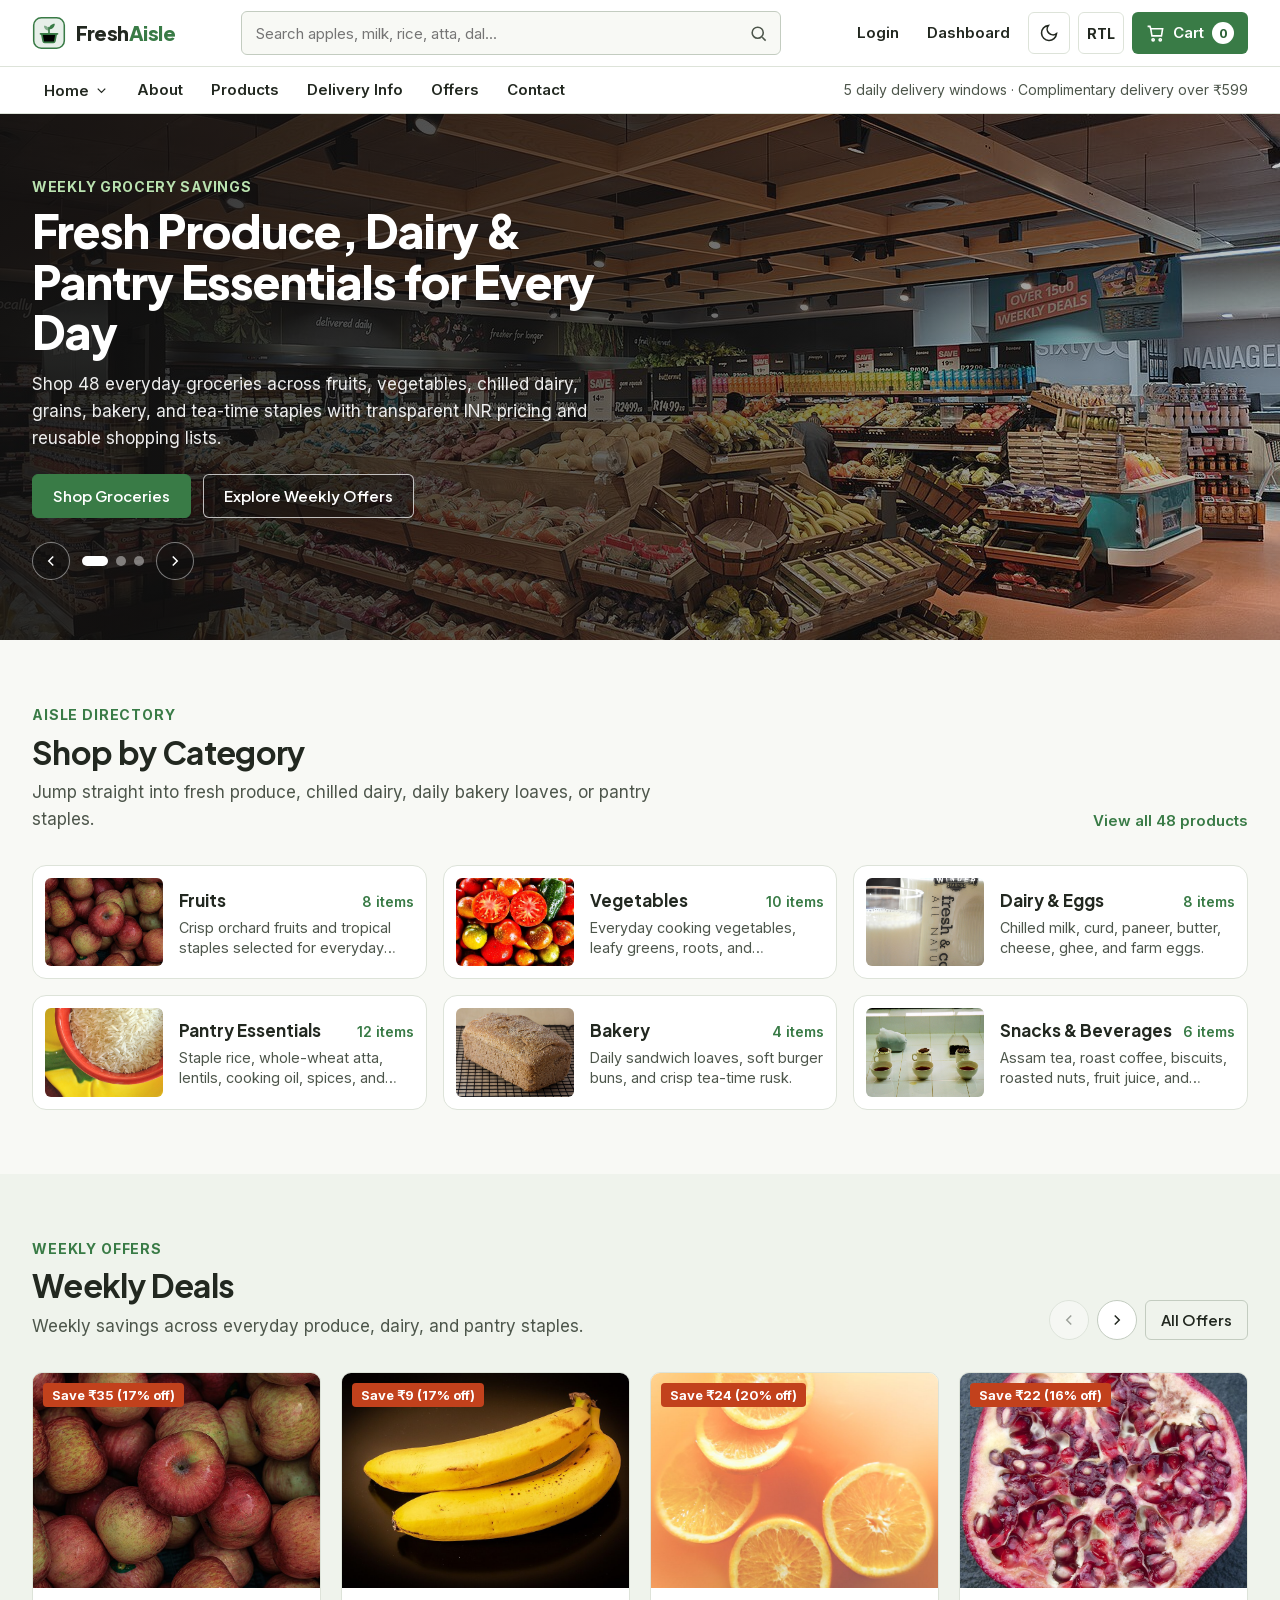
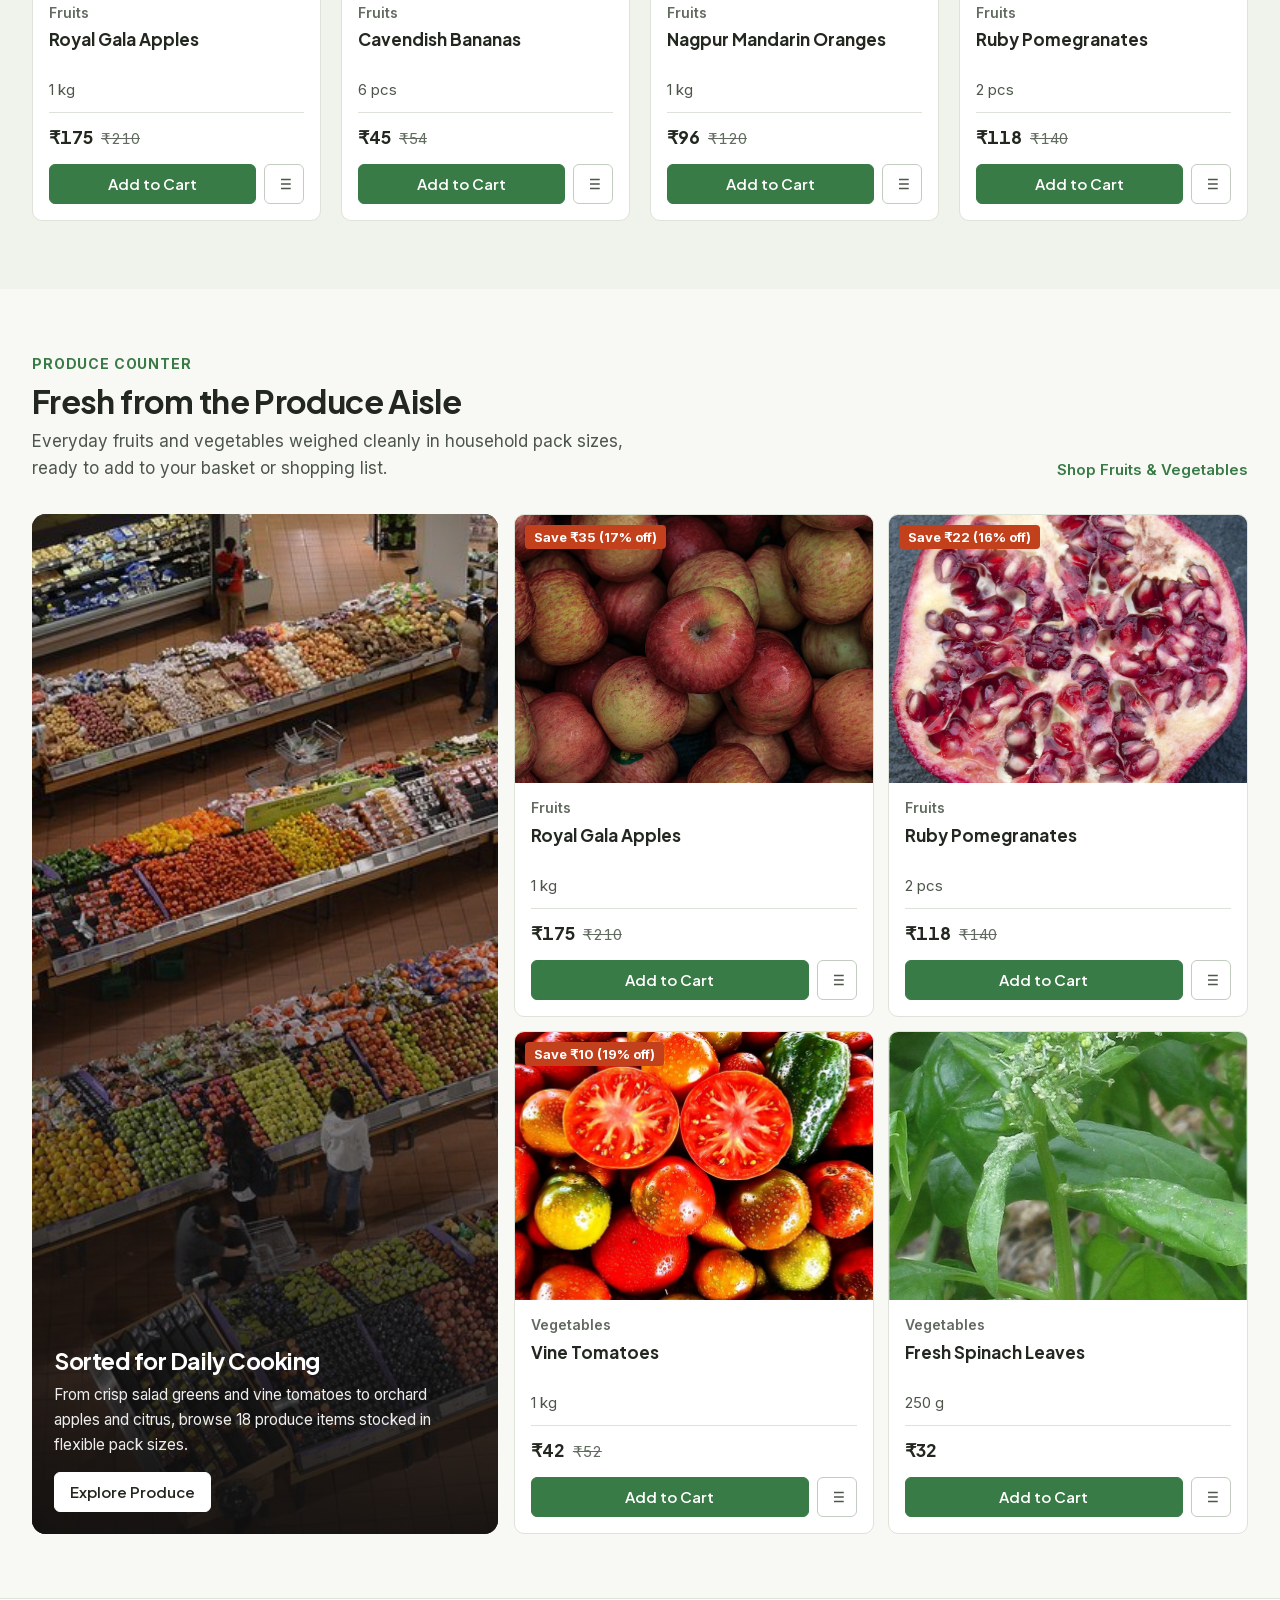
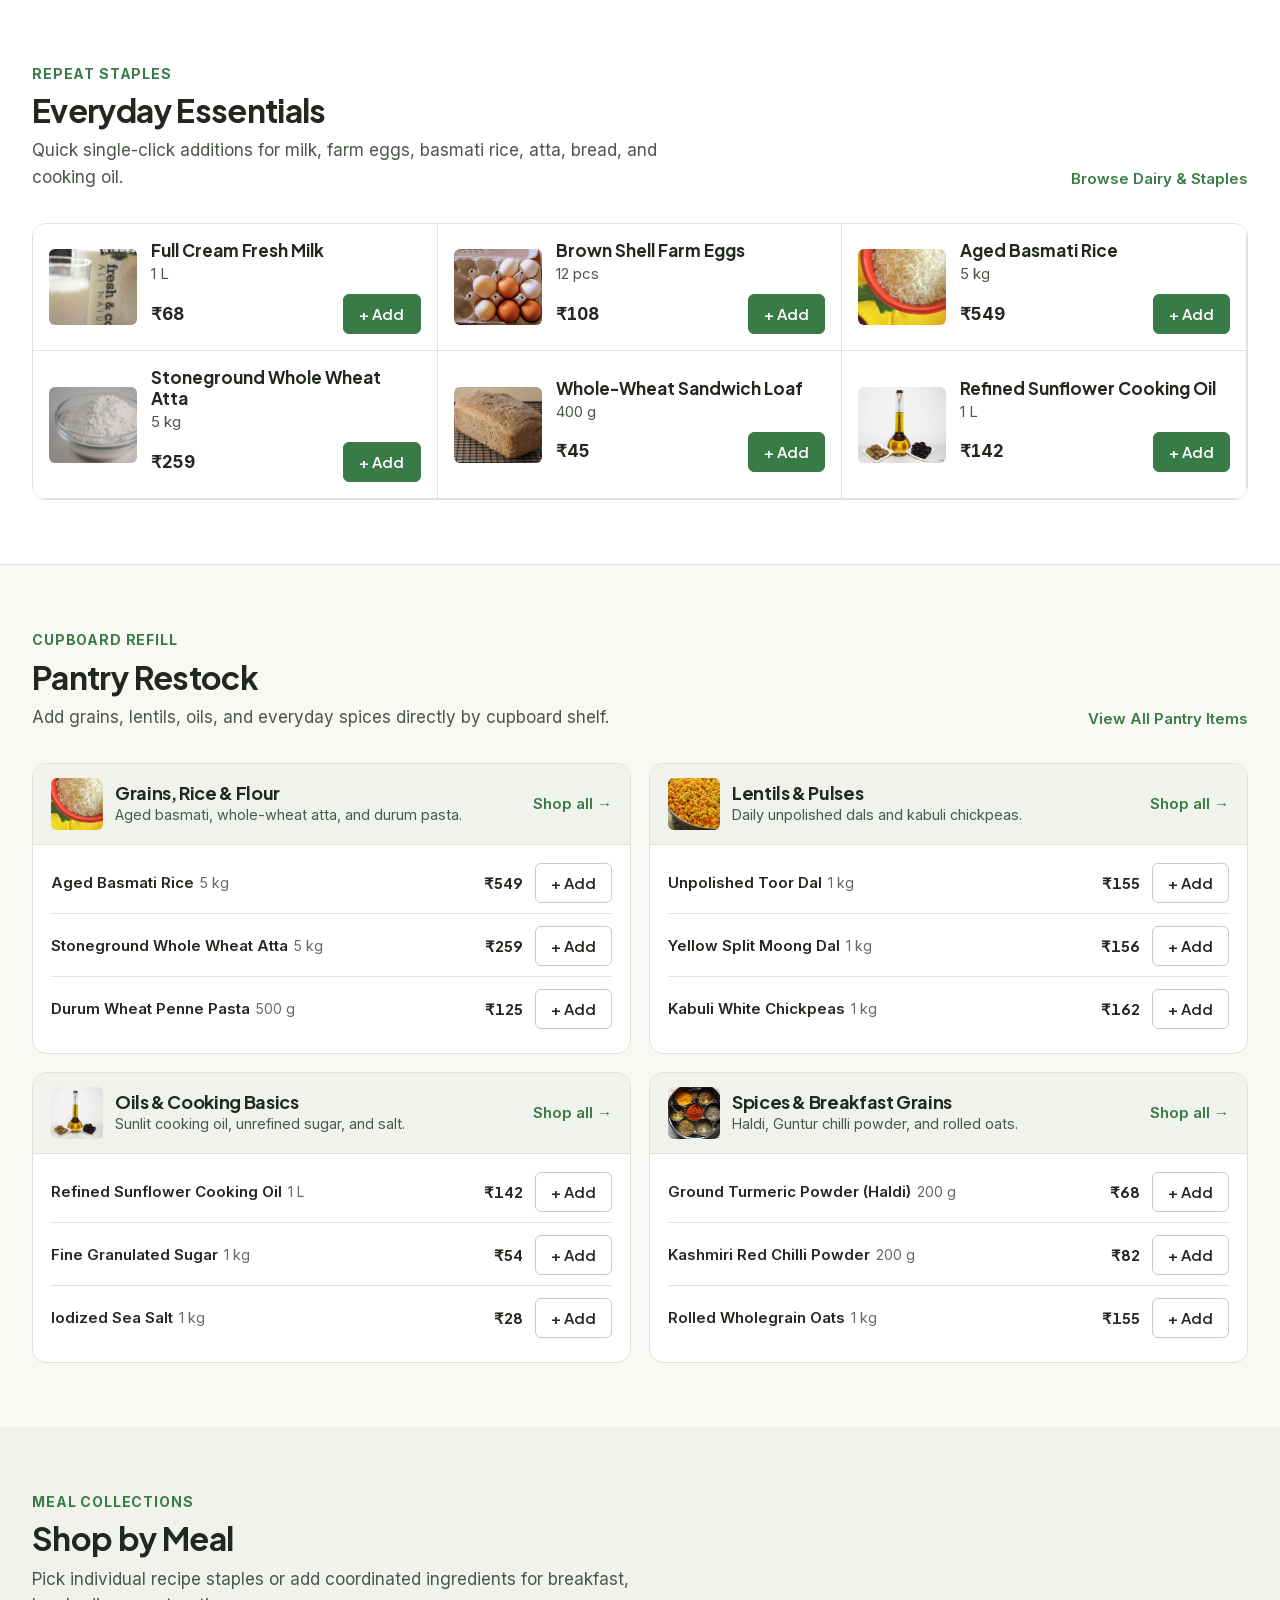
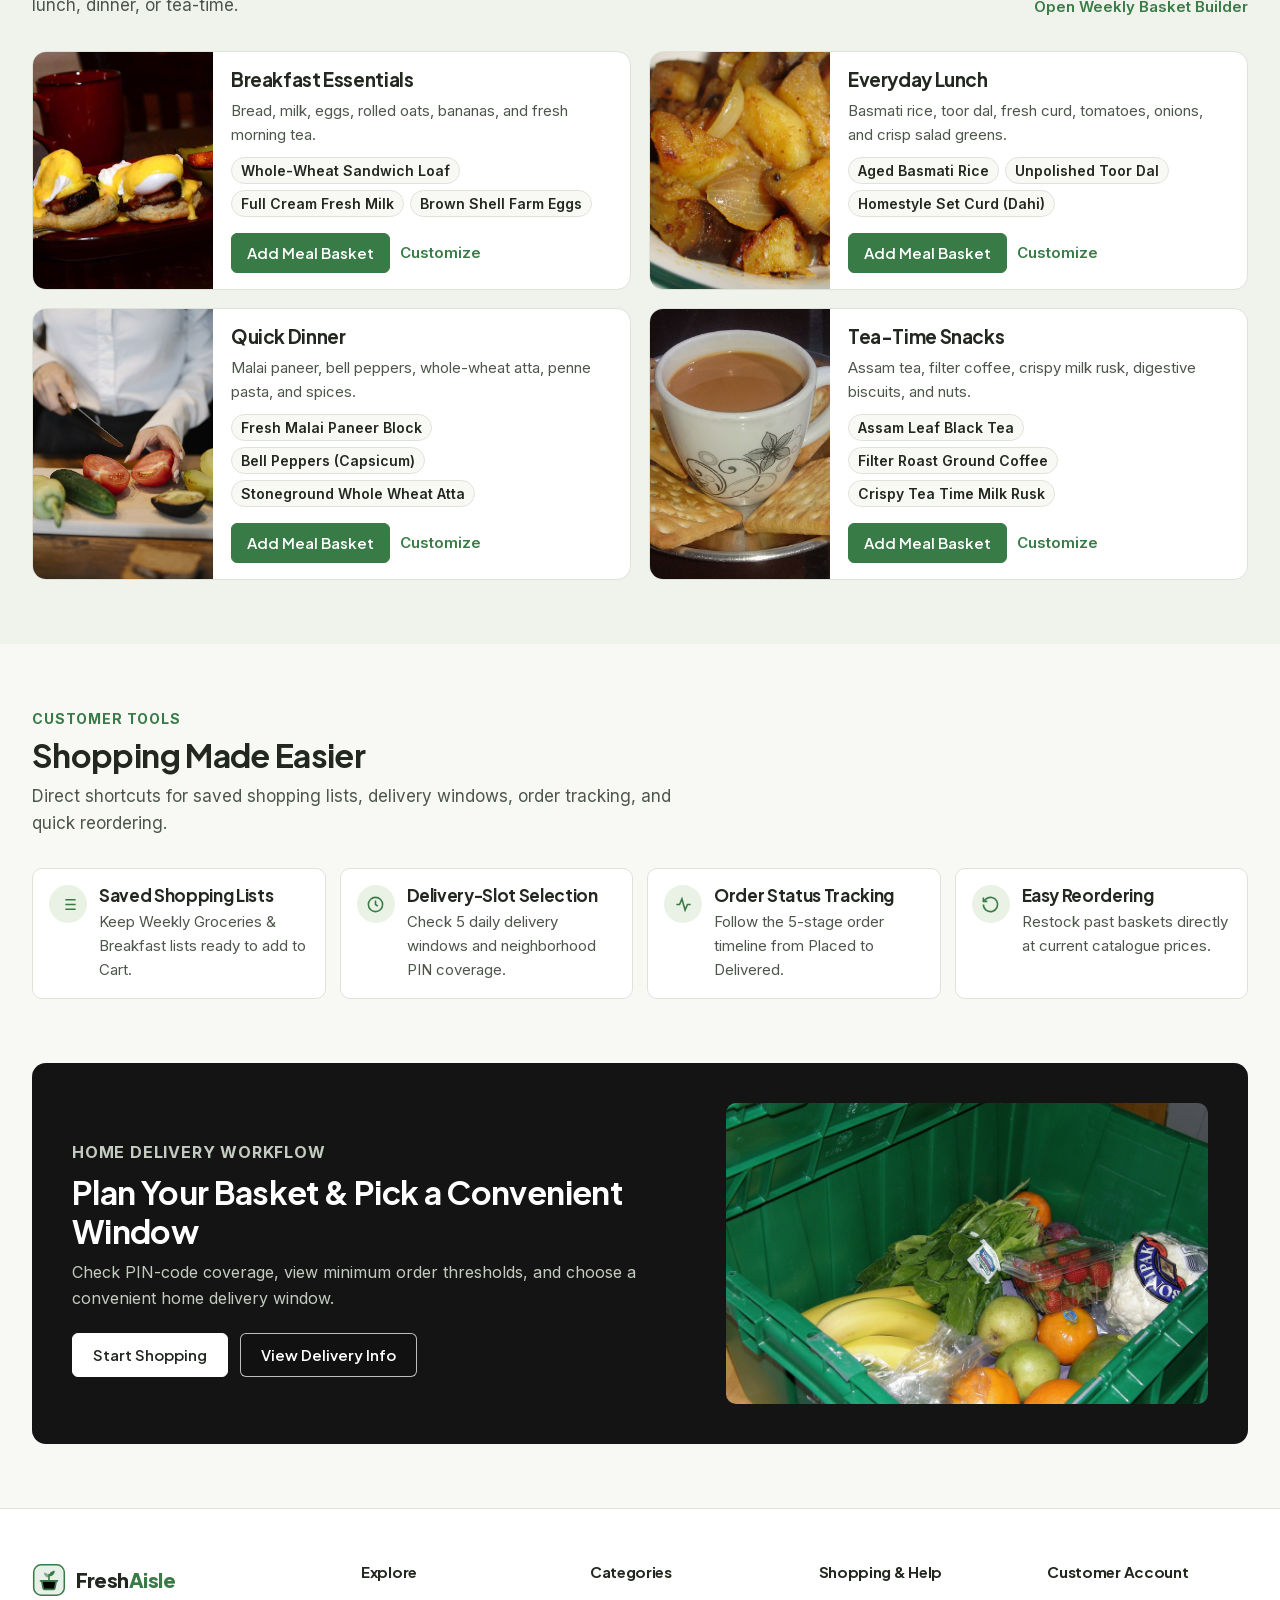
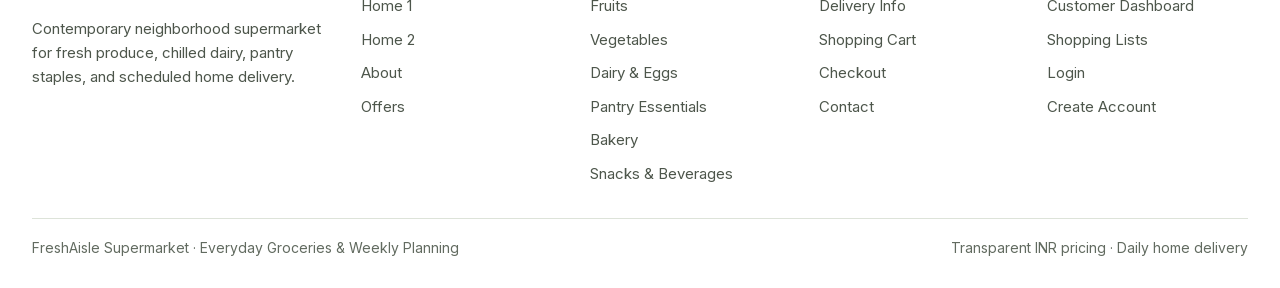
<file: index.html>
<!doctype html>
<html lang="en" data-theme="light" dir="ltr">
<head>
  <meta charset="utf-8" />
  <meta name="viewport" content="width=device-width, initial-scale=1" />
  <meta name="site-root" content="." />
  <title>FreshAisle — Everyday Supermarket &amp; Daily Grocery Store</title>
  <meta name="description" content="FreshAisle is a contemporary neighborhood supermarket for fresh fruits, vegetables, dairy, pantry essentials, weekly offers, and planned home delivery." />
  <link rel="icon" href="./assets/icons/favicon.svg?v=20261126f" type="image/svg+xml" />
  <link rel="stylesheet" href="./assets/css/fonts.css?v=20261126f" />
  <link rel="stylesheet" href="./assets/css/style.css?v=20261126f" />
  <link rel="stylesheet" href="./assets/css/dark-mode.css?v=20261126f" />
  <link rel="stylesheet" href="./assets/css/rtl.css?v=20261126f" />
  <script>
    (function(){try{var t=localStorage.getItem('freshaisle_theme');var d=localStorage.getItem('freshaisle_dir');if(t==='dark'||t==='light')document.documentElement.setAttribute('data-theme',t);if(d==='rtl'||d==='ltr')document.documentElement.setAttribute('dir',d);}catch(e){}})();
  </script>
</head>
<body data-page="home1">
  <a class="skip-link" href="#mainContent">Skip to main content</a>

  <header class="site-header">
    <div class="container">
      <div class="header-top">
        <div class="header-left">
          <a class="brand-mark" href="./index.html" aria-label="FreshAisle Home">
            <svg class="brand-mark__icon" viewBox="0 0 40 40" aria-hidden="true"><use href="./assets/icons/brand-mark.svg?v=20261126f#freshaisle-mark"></use></svg>
            <span class="brand-mark__text">Fresh<span>Aisle</span></span>
          </a>
        </div>

        <form class="header-search js-header-search-form" role="search" aria-label="Search groceries">
          <label for="desktopSearchInput" class="sr-only">Search grocery products</label>
          <input id="desktopSearchInput" type="search" placeholder="Search apples, milk, rice, atta, dal..." autocomplete="off" />
          <button type="submit" class="header-search__btn" aria-label="Search">
            <svg viewBox="0 0 24 24" fill="none" stroke="currentColor" stroke-width="2" aria-hidden="true"><circle cx="11" cy="11" r="7"/><path d="M21 21l-4.3-4.3"/></svg>
          </button>
        </form>

        <div class="header-utilities">
          <a class="header-util-link" href="./pages/login.html">Login</a>
          <a class="header-util-link" href="./pages/dashboard.html">Dashboard</a>
          <button type="button" class="icon-control js-theme-toggle" aria-label="Switch to dark mode" aria-pressed="false">
            <svg class="icon-sun" viewBox="0 0 24 24" fill="none" stroke="currentColor" stroke-width="1.9" aria-hidden="true" style="display:none"><circle cx="12" cy="12" r="4"/><path d="M12 2v2m0 16v2M4.93 4.93l1.41 1.41m11.32 11.32 1.41 1.41M2 12h2m16 0h2M4.93 19.07l1.41-1.41m11.32-11.32 1.41-1.41"/></svg>
            <svg class="icon-moon" viewBox="0 0 24 24" fill="none" stroke="currentColor" stroke-width="1.9" aria-hidden="true"><path d="M21 12.8A9 9 0 1 1 11.2 3 7 7 0 0 0 21 12.8Z"/></svg>
          </button>
          <button type="button" class="icon-control js-dir-toggle" aria-label="Switch text direction to RTL" aria-pressed="false">
            <span class="js-dir-label">RTL</span>
          </button>
          <a class="cart-pill" href="./pages/cart.html" aria-label="Shopping Cart">
            <svg viewBox="0 0 24 24" fill="none" stroke="currentColor" stroke-width="2" aria-hidden="true"><path d="M6 6h15l-1.5 9h-12z"/><circle cx="9" cy="20" r="1.4"/><circle cx="18" cy="20" r="1.4"/><path d="M6 6 5 3H2"/></svg>
            <span class="cart-pill__label">Cart</span>
            <span class="cart-pill__count js-cart-count">0</span>
          </a>
          <button type="button" class="mobile-menu-btn" id="mobileMenuOpen" aria-label="Open menu" aria-controls="mobileDrawer" aria-expanded="false">
            <svg viewBox="0 0 24 24" fill="none" stroke="currentColor" stroke-width="2" aria-hidden="true"><path d="M3 6h18M3 12h18M3 18h18"/></svg>
          </button>
        </div>
      </div>

      <div class="mobile-search-bar">
        <form class="header-search js-header-search-form" role="search" aria-label="Mobile grocery search">
          <label for="mobileSearchInput" class="sr-only">Search grocery products</label>
          <input id="mobileSearchInput" type="search" placeholder="Search fruits, vegetables, dairy, pantry..." autocomplete="off" />
          <button type="submit" class="header-search__btn" aria-label="Search">
            <svg viewBox="0 0 24 24" fill="none" stroke="currentColor" stroke-width="2" aria-hidden="true"><circle cx="11" cy="11" r="7"/><path d="M21 21l-4.3-4.3"/></svg>
          </button>
        </form>
      </div>
    </div>

    <div class="header-nav-bar">
      <div class="container header-nav">
        <nav aria-label="Main navigation">
          <ul class="nav-list">
            <li class="nav-dropdown">
              <button type="button" class="nav-dropdown__trigger" aria-expanded="false" aria-haspopup="true">
                <span>Home</span>
                <svg class="nav-dropdown__chevron" viewBox="0 0 24 24" fill="none" stroke="currentColor" stroke-width="2" aria-hidden="true"><path d="M6 9l6 6 6-6"/></svg>
              </button>
              <div class="nav-dropdown__menu" role="menu">
                <a class="nav-dropdown__item is-active" href="./index.html" role="menuitem">Home 1</a>
                <a class="nav-dropdown__item" href="./pages/home2.html" role="menuitem">Home 2</a>
              </div>
            </li>
            <li><a class="nav-link" href="./pages/about.html">About</a></li>
            <li><a class="nav-link" href="./pages/products.html">Products</a></li>
            <li><a class="nav-link" href="./pages/delivery.html">Delivery Info</a></li>
            <li><a class="nav-link" href="./pages/offers.html">Offers</a></li>
            <li><a class="nav-link" href="./pages/contact.html">Contact</a></li>
          </ul>
        </nav>
        <p class="header-delivery-hint">5 daily delivery windows · Complimentary delivery over ₹599</p>
      </div>
    </div>
  </header>

  <div class="drawer-backdrop" id="drawerBackdrop" aria-hidden="true"></div>
  <aside class="mobile-drawer" id="mobileDrawer" aria-label="Mobile Navigation" aria-hidden="true">
    <div class="mobile-drawer__head">
      <a class="brand-mark" href="./index.html">
        <svg class="brand-mark__icon" viewBox="0 0 40 40" aria-hidden="true"><use href="./assets/icons/brand-mark.svg?v=20261126f#freshaisle-mark"></use></svg>
        <span class="brand-mark__text">Fresh<span>Aisle</span></span>
      </a>
      <button type="button" class="mobile-drawer__close" id="mobileMenuClose" aria-label="Close navigation menu">
        <svg viewBox="0 0 24 24" fill="none" stroke="currentColor" stroke-width="2" aria-hidden="true"><path d="M6 6l12 12M18 6L6 18"/></svg>
      </button>
    </div>
    <div class="mobile-drawer__body">
      <div>
        <p class="mobile-drawer__group-label">Storefront</p>
        <nav class="mobile-drawer__nav">
          <a class="mobile-drawer__link is-active" href="./index.html">Home 1</a>
          <a class="mobile-drawer__link" href="./pages/home2.html">Home 2</a>
          <a class="mobile-drawer__link" href="./pages/about.html">About</a>
          <a class="mobile-drawer__link" href="./pages/products.html">Products</a>
          <a class="mobile-drawer__link" href="./pages/offers.html">Offers</a>
          <a class="mobile-drawer__link" href="./pages/delivery.html">Delivery Info</a>
          <a class="mobile-drawer__link" href="./pages/contact.html">Contact</a>
        </nav>
      </div>
      <div>
        <p class="mobile-drawer__group-label">Customer</p>
        <nav class="mobile-drawer__nav">
          <a class="mobile-drawer__link" href="./pages/dashboard.html">Dashboard</a>
          <a class="mobile-drawer__link" href="./pages/cart.html">Cart</a>
          <a class="mobile-drawer__link" href="./pages/login.html">Login</a>
          <a class="mobile-drawer__link" href="./pages/signup.html">Create Account</a>
        </nav>
      </div>
      <div class="mobile-drawer__tools">
        <button type="button" class="icon-control js-theme-toggle" aria-label="Switch to dark mode" aria-pressed="false">
          <svg class="icon-sun" viewBox="0 0 24 24" fill="none" stroke="currentColor" stroke-width="1.9" aria-hidden="true" style="display:none"><circle cx="12" cy="12" r="4"/><path d="M12 2v2m0 16v2M4.93 4.93l1.41 1.41m11.32 11.32 1.41 1.41M2 12h2m16 0h2M4.93 19.07l1.41-1.41m11.32-11.32 1.41-1.41"/></svg>
          <svg class="icon-moon" viewBox="0 0 24 24" fill="none" stroke="currentColor" stroke-width="1.9" aria-hidden="true"><path d="M21 12.8A9 9 0 1 1 11.2 3 7 7 0 0 0 21 12.8Z"/></svg>
        </button>
        <button type="button" class="icon-control js-dir-toggle" aria-label="Switch text direction to RTL" aria-pressed="false">
          <span class="js-dir-label">RTL</span>
        </button>
      </div>
    </div>
  </aside>

  <main id="mainContent">
    <!-- 1. Hero — Conventional Full-Width Supermarket Campaign Banner -->
    <section class="hero-supermarket" data-hero-slider aria-label="Weekly Grocery Highlights">
      <div class="hero-slides">
        <div class="hero-slide is-active">
          <img src="./assets/images/lifestyle/hero-slide-1.jpg" alt="Supermarket fresh produce display stocked with fruits and vegetables" width="1400" height="800" />
        </div>
        <div class="hero-slide">
          <img src="./assets/images/lifestyle/hero-slide-2.jpg" alt="Market baskets filled with colourful seasonal vegetables" width="1400" height="800" />
        </div>
        <div class="hero-slide">
          <img src="./assets/images/lifestyle/hero-slide-3.jpg" alt="Pantry staples including grains, bread, and cooking essentials" width="1400" height="800" />
        </div>
      </div>
      <div class="hero-scrim" aria-hidden="true"></div>

      <div class="container hero-supermarket__inner">
        <div class="hero-supermarket__content">
          <span class="hero-eyebrow">Weekly Grocery Savings</span>
          <h1 class="hero-supermarket__title">Fresh Produce, Dairy &amp; Pantry Essentials for Every Day</h1>
          <p class="hero-supermarket__lead">Shop 48 everyday groceries across fruits, vegetables, chilled dairy, grains, bakery, and tea-time staples with transparent INR pricing and reusable shopping lists.</p>
          <div class="hero-actions">
            <a class="btn btn--primary" href="./pages/products.html">Shop Groceries</a>
            <a class="btn btn--light-outline" href="./pages/offers.html">Explore Weekly Offers</a>
          </div>
          <div class="hero-controls">
            <button type="button" class="hero-arrow" data-hero-prev aria-label="Previous highlight">
              <svg class="icon-directional" viewBox="0 0 24 24" fill="none" stroke="currentColor" stroke-width="2" aria-hidden="true"><path d="M15 18l-6-6 6-6"/></svg>
            </button>
            <div class="hero-dots" role="tablist" aria-label="Slide selector">
              <button type="button" class="hero-dot is-active" aria-label="Slide 1" aria-current="true"></button>
              <button type="button" class="hero-dot" aria-label="Slide 2" aria-current="false"></button>
              <button type="button" class="hero-dot" aria-label="Slide 3" aria-current="false"></button>
            </div>
            <button type="button" class="hero-arrow" data-hero-next aria-label="Next highlight">
              <svg class="icon-directional" viewBox="0 0 24 24" fill="none" stroke="currentColor" stroke-width="2" aria-hidden="true"><path d="M9 18l6-6-6-6"/></svg>
            </button>
          </div>
        </div>
      </div>
    </section>

    <!-- 2. Shop by Category -->
    <section class="section">
      <div class="container">
        <div class="section-head">
          <div class="section-head__copy">
            <p class="section-kicker">Aisle Directory</p>
            <h2 class="section-title">Shop by Category</h2>
            <p class="section-lead">Jump straight into fresh produce, chilled dairy, daily bakery loaves, or pantry staples.</p>
          </div>
          <a class="text-link" href="./pages/products.html">View all 48 products</a>
        </div>
        <div class="category-grid" id="home1CategoryGrid"></div>
      </div>
    </section>

    <!-- 3. Weekly Deals -->
    <section class="section section--muted">
      <div class="container" data-card-carousel>
        <div class="section-head">
          <div class="section-head__copy">
            <p class="section-kicker">Weekly Offers</p>
            <h2 class="section-title">Weekly Deals</h2>
            <p class="section-lead">Weekly savings across everyday produce, dairy, and pantry staples.</p>
          </div>
          <div class="carousel-nav">
            <button type="button" class="carousel-btn" data-carousel-prev aria-label="Scroll weekly deals left">
              <svg class="icon-directional" viewBox="0 0 24 24" fill="none" stroke="currentColor" stroke-width="2" aria-hidden="true"><path d="M15 18l-6-6 6-6"/></svg>
            </button>
            <button type="button" class="carousel-btn" data-carousel-next aria-label="Scroll weekly deals right">
              <svg class="icon-directional" viewBox="0 0 24 24" fill="none" stroke="currentColor" stroke-width="2" aria-hidden="true"><path d="M9 18l6-6-6-6"/></svg>
            </button>
            <a class="btn btn--outline btn--sm" href="./pages/offers.html">All Offers</a>
          </div>
        </div>
        <div class="carousel-track" id="home1WeeklyDealsTrack"></div>
      </div>
    </section>

    <!-- 4. Fresh from the Produce Aisle -->
    <section class="section">
      <div class="container">
        <div class="section-head">
          <div class="section-head__copy">
            <p class="section-kicker">Produce Counter</p>
            <h2 class="section-title">Fresh from the Produce Aisle</h2>
            <p class="section-lead">Everyday fruits and vegetables weighed cleanly in household pack sizes, ready to add to your basket or shopping list.</p>
          </div>
          <a class="text-link" href="./pages/products.html?category=vegetables">Shop Fruits &amp; Vegetables</a>
        </div>
        <div class="produce-showcase">
          <div class="produce-feature-card">
            <img src="./assets/images/lifestyle/about-produce.jpg" alt="Handpicked fresh vegetables and fruits in market crates" loading="lazy" width="800" height="600" />
            <div class="produce-feature-card__scrim" aria-hidden="true"></div>
            <div class="produce-feature-card__content">
              <h3>Sorted for Daily Cooking</h3>
              <p>From crisp salad greens and vine tomatoes to orchard apples and citrus, browse 18 produce items stocked in flexible pack sizes.</p>
              <a class="btn btn--light btn--sm" href="./pages/products.html?category=fruits">Explore Produce</a>
            </div>
          </div>
          <div class="produce-mini-grid" id="home1ProduceGrid"></div>
        </div>
      </div>
    </section>

    <!-- 5. Everyday Essentials -->
    <section class="section section--surface">
      <div class="container">
        <div class="section-head">
          <div class="section-head__copy">
            <p class="section-kicker">Repeat Staples</p>
            <h2 class="section-title">Everyday Essentials</h2>
            <p class="section-lead">Quick single-click additions for milk, farm eggs, basmati rice, atta, bread, and cooking oil.</p>
          </div>
          <a class="text-link" href="./pages/products.html?category=dairy">Browse Dairy &amp; Staples</a>
        </div>
        <div class="essentials-shelf" id="home1EssentialsGrid"></div>
      </div>
    </section>

    <!-- 6. Pantry Restock -->
    <section class="section">
      <div class="container">
        <div class="section-head">
          <div class="section-head__copy">
            <p class="section-kicker">Cupboard Refill</p>
            <h2 class="section-title">Pantry Restock</h2>
            <p class="section-lead">Add grains, lentils, oils, and everyday spices directly by cupboard shelf.</p>
          </div>
          <a class="text-link" href="./pages/products.html?category=pantry">View All Pantry Items</a>
        </div>
        <div class="pantry-led-grid" id="home1PantryGrid"></div>
      </div>
    </section>

    <!-- 7. Shop by Meal -->
    <section class="section section--muted">
      <div class="container">
        <div class="section-head">
          <div class="section-head__copy">
            <p class="section-kicker">Meal Collections</p>
            <h2 class="section-title">Shop by Meal</h2>
            <p class="section-lead">Pick individual recipe staples or add coordinated ingredients for breakfast, lunch, dinner, or tea-time.</p>
          </div>
          <a class="text-link" href="./pages/home2.html">Open Weekly Basket Builder</a>
        </div>
        <div class="meal-board" id="home1MealGrid"></div>
      </div>
    </section>

    <!-- 8. Shopping Made Easier -->
    <section class="section">
      <div class="container">
        <div class="section-head">
          <div class="section-head__copy">
            <p class="section-kicker">Customer Tools</p>
            <h2 class="section-title">Shopping Made Easier</h2>
            <p class="section-lead">Direct shortcuts for saved shopping lists, delivery windows, order tracking, and quick reordering.</p>
          </div>
        </div>
        <div class="tools-strip">
          <a class="tool-strip-item" href="./pages/dashboard.html#lists">
            <div class="tool-card__icon"><svg viewBox="0 0 24 24" fill="none" stroke="currentColor" stroke-width="2" aria-hidden="true"><path d="M8 6h13M8 12h13M8 18h13M3 6h.01M3 12h.01M3 18h.01"/></svg></div>
            <div>
              <h3>Saved Shopping Lists</h3>
              <p>Keep Weekly Groceries &amp; Breakfast lists ready to add to Cart.</p>
            </div>
          </a>
          <a class="tool-strip-item" href="./pages/delivery.html">
            <div class="tool-card__icon"><svg viewBox="0 0 24 24" fill="none" stroke="currentColor" stroke-width="2" aria-hidden="true"><circle cx="12" cy="12" r="9"/><path d="M12 7v5l3 2"/></svg></div>
            <div>
              <h3>Delivery-Slot Selection</h3>
              <p>Check 5 daily delivery windows and neighborhood PIN coverage.</p>
            </div>
          </a>
          <a class="tool-strip-item" href="./pages/dashboard.html#track">
            <div class="tool-card__icon"><svg viewBox="0 0 24 24" fill="none" stroke="currentColor" stroke-width="2" aria-hidden="true"><path d="M3 12h4l3-7 4 14 3-7h4"/></svg></div>
            <div>
              <h3>Order Status Tracking</h3>
              <p>Follow the 5-stage order timeline from Placed to Delivered.</p>
            </div>
          </a>
          <a class="tool-strip-item" href="./pages/dashboard.html#orders">
            <div class="tool-card__icon"><svg viewBox="0 0 24 24" fill="none" stroke="currentColor" stroke-width="2" aria-hidden="true"><path d="M3 12a9 9 0 1 0 3-6.7L3 8"/><path d="M3 3v5h5"/></svg></div>
            <div>
              <h3>Easy Reordering</h3>
              <p>Restock past baskets directly at current catalogue prices.</p>
            </div>
          </a>
        </div>
      </div>
    </section>

    <!-- 9. Delivery & Closing CTA -->
    <section class="section" style="padding-top:0">
      <div class="container">
        <div class="delivery-cta-band">
          <div>
            <p class="hero-eyebrow">Home Delivery Workflow</p>
            <h2>Plan Your Basket &amp; Pick a Convenient Window</h2>
            <p>Check PIN-code coverage, view minimum order thresholds, and choose a convenient home delivery window.</p>
            <div class="hero-actions">
              <a class="btn btn--light" href="./pages/products.html">Start Shopping</a>
              <a class="btn btn--light-outline" href="./pages/delivery.html">View Delivery Info</a>
            </div>
          </div>
          <div class="delivery-cta-band__media">
            <img src="./assets/images/lifestyle/delivery-packing.jpg" alt="Paper grocery bag packed neatly with fresh vegetables" loading="lazy" width="700" height="440" />
          </div>
        </div>
      </div>
    </section>
  </main>

  <footer class="site-footer">
    <div class="container">
      <div class="footer-grid">
        <div>
          <a class="brand-mark" href="./index.html">
            <svg class="brand-mark__icon" viewBox="0 0 40 40" aria-hidden="true"><use href="./assets/icons/brand-mark.svg?v=20261126f#freshaisle-mark"></use></svg>
            <span class="brand-mark__text">Fresh<span>Aisle</span></span>
          </a>
          <p class="footer-brand-desc">Contemporary neighborhood supermarket for fresh produce, chilled dairy, pantry staples, and scheduled home delivery.</p>
        </div>
        <div>
          <h3 class="footer-col__title">Explore</h3>
          <ul class="footer-links">
            <li><a href="./index.html">Home 1</a></li>
            <li><a href="./pages/home2.html">Home 2</a></li>
            <li><a href="./pages/about.html">About</a></li>
            <li><a href="./pages/offers.html">Offers</a></li>
          </ul>
        </div>
        <div>
          <h3 class="footer-col__title">Categories</h3>
          <ul class="footer-links">
            <li><a href="./pages/products.html?category=fruits">Fruits</a></li>
            <li><a href="./pages/products.html?category=vegetables">Vegetables</a></li>
            <li><a href="./pages/products.html?category=dairy">Dairy &amp; Eggs</a></li>
            <li><a href="./pages/products.html?category=pantry">Pantry Essentials</a></li>
            <li><a href="./pages/products.html?category=bakery">Bakery</a></li>
            <li><a href="./pages/products.html?category=beverages">Snacks &amp; Beverages</a></li>
          </ul>
        </div>
        <div>
          <h3 class="footer-col__title">Shopping &amp; Help</h3>
          <ul class="footer-links">
            <li><a href="./pages/delivery.html">Delivery Info</a></li>
            <li><a href="./pages/cart.html">Shopping Cart</a></li>
            <li><a href="./pages/checkout.html">Checkout</a></li>
            <li><a href="./pages/contact.html">Contact</a></li>
          </ul>
        </div>
        <div>
          <h3 class="footer-col__title">Customer Account</h3>
          <ul class="footer-links">
            <li><a href="./pages/dashboard.html">Customer Dashboard</a></li>
            <li><a href="./pages/dashboard.html#lists">Shopping Lists</a></li>
            <li><a href="./pages/login.html">Login</a></li>
            <li><a href="./pages/signup.html">Create Account</a></li>
          </ul>
        </div>
      </div>
      <div class="footer-bottom">
        <span>FreshAisle Supermarket · Everyday Groceries &amp; Weekly Planning</span>
        <span>Transparent INR pricing · Daily home delivery</span>
      </div>
    </div>
  </footer>

  <button type="button" class="back-to-top" id="backToTop" aria-label="Back to top">
    <svg viewBox="0 0 24 24" fill="none" stroke="currentColor" stroke-width="2" aria-hidden="true"><path d="M18 15l-6-6-6 6"/></svg>
  </button>

  <script defer src="./assets/js/site-config.js?v=20261126f"></script>
  <script defer src="./assets/js/products-data.js?v=20261126f"></script>
  <script defer src="./assets/js/offers-data.js?v=20261126f"></script>
  <script defer src="./assets/js/store.js?v=20261126f"></script>
  <script defer src="./assets/js/main.js?v=20261126f"></script>
  <script defer src="./assets/js/pages.js?v=20261126f"></script>
</body>
</html>
</file>
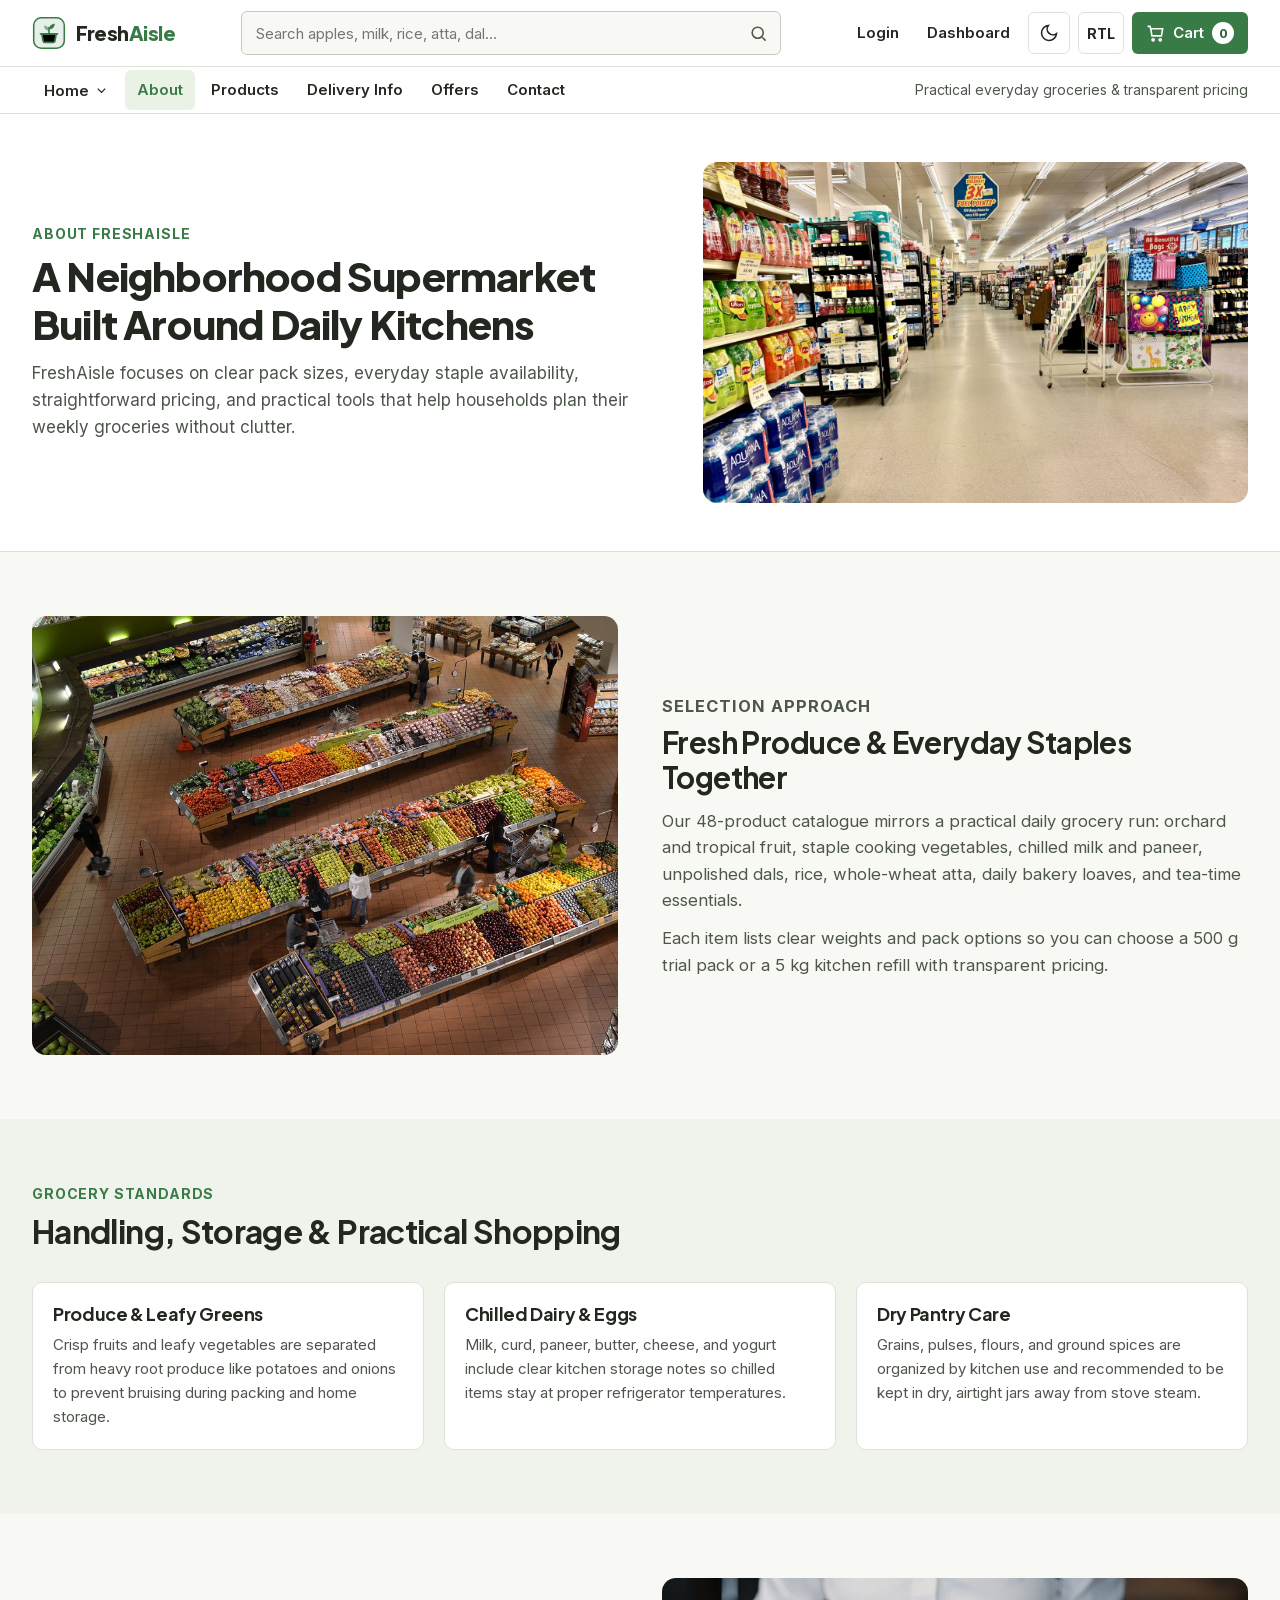
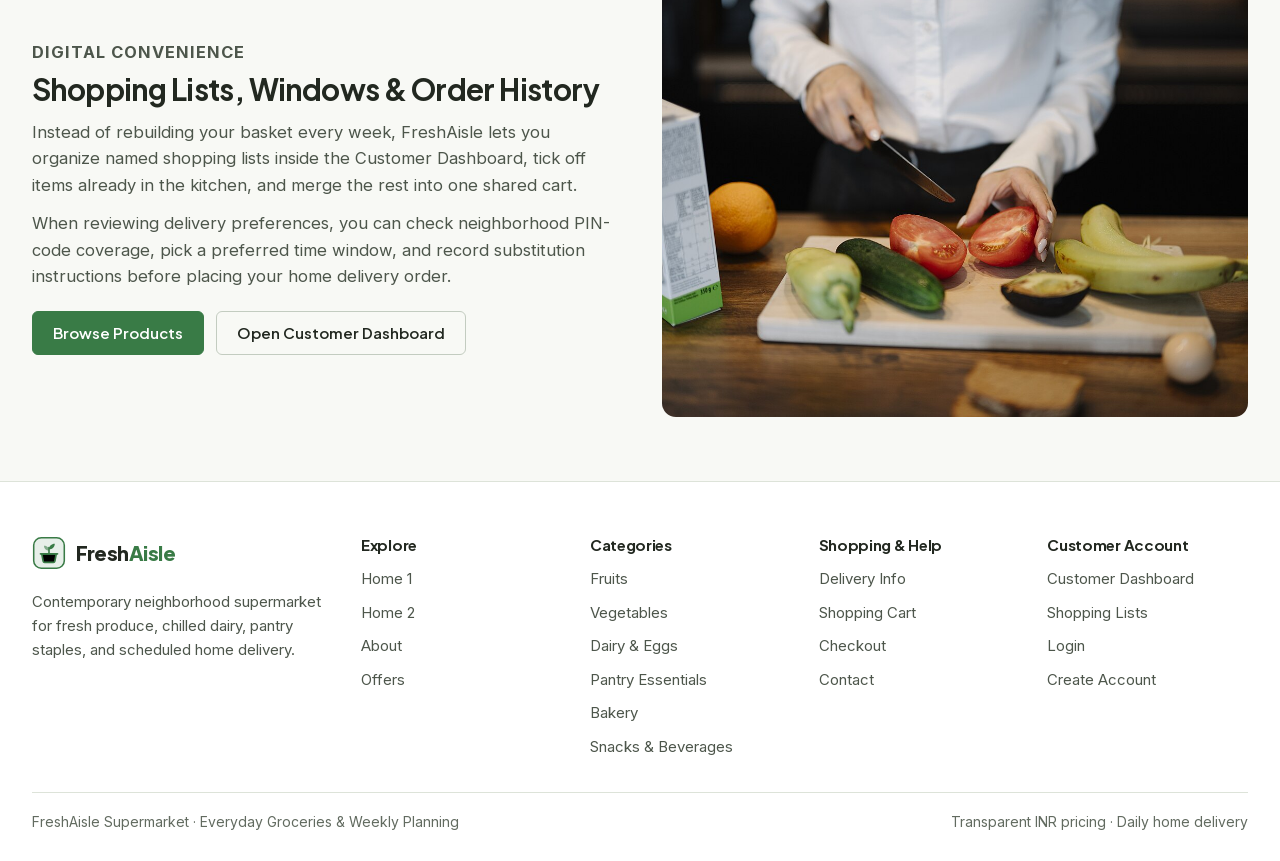
<file: pages/about.html>
<!doctype html>
<html lang="en" data-theme="light" dir="ltr">
<head>
  <meta charset="utf-8" />
  <meta name="viewport" content="width=device-width, initial-scale=1" />
  <meta name="site-root" content=".." />
  <title>About | FreshAisle</title>
  <meta name="description" content="Learn how FreshAisle organizes fresh produce, everyday pantry essentials, careful grocery handling, and customer shopping tools." />
  <link rel="icon" href="../assets/icons/favicon.svg?v=20261126f" type="image/svg+xml" />
  <link rel="stylesheet" href="../assets/css/fonts.css?v=20261126f" />
  <link rel="stylesheet" href="../assets/css/style.css?v=20261126f" />
  <link rel="stylesheet" href="../assets/css/dark-mode.css?v=20261126f" />
  <link rel="stylesheet" href="../assets/css/rtl.css?v=20261126f" />
  <script>
    (function(){try{var t=localStorage.getItem('freshaisle_theme');var d=localStorage.getItem('freshaisle_dir');if(t==='dark'||t==='light')document.documentElement.setAttribute('data-theme',t);if(d==='rtl'||d==='ltr')document.documentElement.setAttribute('dir',d);}catch(e){}})();
  </script>
</head>
<body data-page="about">
  <a class="skip-link" href="#mainContent">Skip to main content</a>

  <header class="site-header">
    <div class="container">
      <div class="header-top">
        <div class="header-left">
          <a class="brand-mark" href="../index.html" aria-label="FreshAisle Home">
            <svg class="brand-mark__icon" viewBox="0 0 40 40" aria-hidden="true"><use href="../assets/icons/brand-mark.svg?v=20261126f#freshaisle-mark"></use></svg>
            <span class="brand-mark__text">Fresh<span>Aisle</span></span>
          </a>
        </div>
        <form class="header-search js-header-search-form" role="search" aria-label="Search groceries">
          <label for="desktopSearchInput" class="sr-only">Search grocery products</label>
          <input id="desktopSearchInput" type="search" placeholder="Search apples, milk, rice, atta, dal..." autocomplete="off" />
          <button type="submit" class="header-search__btn" aria-label="Search">
            <svg viewBox="0 0 24 24" fill="none" stroke="currentColor" stroke-width="2" aria-hidden="true"><circle cx="11" cy="11" r="7"/><path d="M21 21l-4.3-4.3"/></svg>
          </button>
        </form>
        <div class="header-utilities">
          <a class="header-util-link" href="./login.html">Login</a>
          <a class="header-util-link" href="./dashboard.html">Dashboard</a>
          <button type="button" class="icon-control js-theme-toggle" aria-label="Switch to dark mode" aria-pressed="false">
            <svg class="icon-sun" viewBox="0 0 24 24" fill="none" stroke="currentColor" stroke-width="1.9" aria-hidden="true" style="display:none"><circle cx="12" cy="12" r="4"/><path d="M12 2v2m0 16v2M4.93 4.93l1.41 1.41m11.32 11.32 1.41 1.41M2 12h2m16 0h2M4.93 19.07l1.41-1.41m11.32-11.32 1.41-1.41"/></svg>
            <svg class="icon-moon" viewBox="0 0 24 24" fill="none" stroke="currentColor" stroke-width="1.9" aria-hidden="true"><path d="M21 12.8A9 9 0 1 1 11.2 3 7 7 0 0 0 21 12.8Z"/></svg>
          </button>
          <button type="button" class="icon-control js-dir-toggle" aria-label="Switch text direction to RTL" aria-pressed="false">
            <span class="js-dir-label">RTL</span>
          </button>
          <a class="cart-pill" href="./cart.html" aria-label="Shopping Cart">
            <svg viewBox="0 0 24 24" fill="none" stroke="currentColor" stroke-width="2" aria-hidden="true"><path d="M6 6h15l-1.5 9h-12z"/><circle cx="9" cy="20" r="1.4"/><circle cx="18" cy="20" r="1.4"/><path d="M6 6 5 3H2"/></svg>
            <span class="cart-pill__label">Cart</span>
            <span class="cart-pill__count js-cart-count">0</span>
          </a>
          <button type="button" class="mobile-menu-btn" id="mobileMenuOpen" aria-label="Open menu" aria-controls="mobileDrawer" aria-expanded="false">
            <svg viewBox="0 0 24 24" fill="none" stroke="currentColor" stroke-width="2" aria-hidden="true"><path d="M3 6h18M3 12h18M3 18h18"/></svg>
          </button>
        </div>
      </div>
      <div class="mobile-search-bar">
        <form class="header-search js-header-search-form" role="search" aria-label="Mobile grocery search">
          <label for="mobileSearchInput" class="sr-only">Search grocery products</label>
          <input id="mobileSearchInput" type="search" placeholder="Search fruits, vegetables, dairy, pantry..." autocomplete="off" />
          <button type="submit" class="header-search__btn" aria-label="Search">
            <svg viewBox="0 0 24 24" fill="none" stroke="currentColor" stroke-width="2" aria-hidden="true"><circle cx="11" cy="11" r="7"/><path d="M21 21l-4.3-4.3"/></svg>
          </button>
        </form>
      </div>
    </div>
    <div class="header-nav-bar">
      <div class="container header-nav">
        <nav aria-label="Main navigation">
          <ul class="nav-list">
            <li class="nav-dropdown">
              <button type="button" class="nav-dropdown__trigger" aria-expanded="false" aria-haspopup="true">
                <span>Home</span>
                <svg class="nav-dropdown__chevron" viewBox="0 0 24 24" fill="none" stroke="currentColor" stroke-width="2" aria-hidden="true"><path d="M6 9l6 6 6-6"/></svg>
              </button>
              <div class="nav-dropdown__menu" role="menu">
                <a class="nav-dropdown__item" href="../index.html" role="menuitem">Home 1</a>
                <a class="nav-dropdown__item" href="./home2.html" role="menuitem">Home 2</a>
              </div>
            </li>
            <li><a class="nav-link is-active" href="./about.html">About</a></li>
            <li><a class="nav-link" href="./products.html">Products</a></li>
            <li><a class="nav-link" href="./delivery.html">Delivery Info</a></li>
            <li><a class="nav-link" href="./offers.html">Offers</a></li>
            <li><a class="nav-link" href="./contact.html">Contact</a></li>
          </ul>
        </nav>
        <p class="header-delivery-hint">Practical everyday groceries &amp; transparent pricing</p>
      </div>
    </div>
  </header>

  <div class="drawer-backdrop" id="drawerBackdrop" aria-hidden="true"></div>
  <aside class="mobile-drawer" id="mobileDrawer" aria-label="Mobile Navigation" aria-hidden="true">
    <div class="mobile-drawer__head">
      <a class="brand-mark" href="../index.html">
        <svg class="brand-mark__icon" viewBox="0 0 40 40" aria-hidden="true"><use href="../assets/icons/brand-mark.svg?v=20261126f#freshaisle-mark"></use></svg>
        <span class="brand-mark__text">Fresh<span>Aisle</span></span>
      </a>
      <button type="button" class="mobile-drawer__close" id="mobileMenuClose" aria-label="Close navigation menu">
        <svg viewBox="0 0 24 24" fill="none" stroke="currentColor" stroke-width="2" aria-hidden="true"><path d="M6 6l12 12M18 6L6 18"/></svg>
      </button>
    </div>
    <div class="mobile-drawer__body">
      <div>
        <p class="mobile-drawer__group-label">Storefront</p>
        <nav class="mobile-drawer__nav">
          <a class="mobile-drawer__link" href="../index.html">Home 1</a>
          <a class="mobile-drawer__link" href="./home2.html">Home 2</a>
          <a class="mobile-drawer__link is-active" href="./about.html">About</a>
          <a class="mobile-drawer__link" href="./products.html">Products</a>
          <a class="mobile-drawer__link" href="./offers.html">Offers</a>
          <a class="mobile-drawer__link" href="./delivery.html">Delivery Info</a>
          <a class="mobile-drawer__link" href="./contact.html">Contact</a>
        </nav>
      </div>
      <div>
        <p class="mobile-drawer__group-label">Customer</p>
        <nav class="mobile-drawer__nav">
          <a class="mobile-drawer__link" href="./dashboard.html">Dashboard</a>
          <a class="mobile-drawer__link" href="./cart.html">Cart</a>
          <a class="mobile-drawer__link" href="./login.html">Login</a>
          <a class="mobile-drawer__link" href="./signup.html">Create Account</a>
        </nav>
      </div>
      <div class="mobile-drawer__tools">
        <button type="button" class="icon-control js-theme-toggle" aria-label="Switch to dark mode" aria-pressed="false">
          <svg class="icon-sun" viewBox="0 0 24 24" fill="none" stroke="currentColor" stroke-width="1.9" aria-hidden="true" style="display:none"><circle cx="12" cy="12" r="4"/><path d="M12 2v2m0 16v2M4.93 4.93l1.41 1.41m11.32 11.32 1.41 1.41M2 12h2m16 0h2M4.93 19.07l1.41-1.41m11.32-11.32 1.41-1.41"/></svg>
          <svg class="icon-moon" viewBox="0 0 24 24" fill="none" stroke="currentColor" stroke-width="1.9" aria-hidden="true"><path d="M21 12.8A9 9 0 1 1 11.2 3 7 7 0 0 0 21 12.8Z"/></svg>
        </button>
        <button type="button" class="icon-control js-dir-toggle" aria-label="Switch text direction to RTL" aria-pressed="false">
          <span class="js-dir-label">RTL</span>
        </button>
      </div>
    </div>
  </aside>

  <main id="mainContent">
    <section class="page-hero page-hero--banner-mobile">
      <div class="container page-hero--split">
        <div class="page-hero__content">
          <p class="section-kicker">About FreshAisle</p>
          <h1 class="page-hero__title">A Neighborhood Supermarket Built Around Daily Kitchens</h1>
          <p class="page-hero__lead">FreshAisle focuses on clear pack sizes, everyday staple availability, straightforward pricing, and practical tools that help households plan their weekly groceries without clutter.</p>
        </div>
        <div class="page-hero__media">
          <img src="../assets/images/lifestyle/about-aisle.jpg" alt="Organized supermarket aisle stocked with fresh grocery shelves" width="1000" height="625" />
        </div>
      </div>
    </section>

    <section class="section">
      <div class="container">
        <div class="split-panel">
          <div class="split-panel__media">
            <img src="../assets/images/lifestyle/about-produce.jpg" alt="Fresh vegetables and produce arranged in market baskets" loading="lazy" width="800" height="600" />
          </div>
          <div class="split-panel__copy">
            <p class="section-kicker">Selection Approach</p>
            <h2>Fresh Produce &amp; Everyday Staples Together</h2>
            <p>Our 48-product catalogue mirrors a practical daily grocery run: orchard and tropical fruit, staple cooking vegetables, chilled milk and paneer, unpolished dals, rice, whole-wheat atta, daily bakery loaves, and tea-time essentials.</p>
            <p>Each item lists clear weights and pack options so you can choose a 500 g trial pack or a 5 kg kitchen refill with transparent pricing.</p>
          </div>
        </div>
      </div>
    </section>

    <section class="section section--muted">
      <div class="container">
        <div class="section-head">
          <div class="section-head__copy">
            <p class="section-kicker">Grocery Standards</p>
            <h2 class="section-title">Handling, Storage &amp; Practical Shopping</h2>
          </div>
        </div>
        <div class="info-card-grid">
          <article class="info-card">
            <h3>Produce &amp; Leafy Greens</h3>
            <p>Crisp fruits and leafy vegetables are separated from heavy root produce like potatoes and onions to prevent bruising during packing and home storage.</p>
          </article>
          <article class="info-card">
            <h3>Chilled Dairy &amp; Eggs</h3>
            <p>Milk, curd, paneer, butter, cheese, and yogurt include clear kitchen storage notes so chilled items stay at proper refrigerator temperatures.</p>
          </article>
          <article class="info-card">
            <h3>Dry Pantry Care</h3>
            <p>Grains, pulses, flours, and ground spices are organized by kitchen use and recommended to be kept in dry, airtight jars away from stove steam.</p>
          </article>
        </div>
      </div>
    </section>

    <section class="section">
      <div class="container">
        <div class="split-panel">
          <div class="split-panel__copy">
            <p class="section-kicker">Digital Convenience</p>
            <h2>Shopping Lists, Windows &amp; Order History</h2>
            <p>Instead of rebuilding your basket every week, FreshAisle lets you organize named shopping lists inside the Customer Dashboard, tick off items already in the kitchen, and merge the rest into one shared cart.</p>
            <p>When reviewing delivery preferences, you can check neighborhood PIN-code coverage, pick a preferred time window, and record substitution instructions before placing your home delivery order.</p>
            <div class="hero-actions">
              <a class="btn btn--primary" href="./products.html">Browse Products</a>
              <a class="btn btn--outline" href="./dashboard.html">Open Customer Dashboard</a>
            </div>
          </div>
          <div class="split-panel__media">
            <img src="../assets/images/lifestyle/about-kitchen.jpg" alt="Fresh groceries and vegetables on a kitchen worktop" loading="lazy" width="800" height="600" />
          </div>
        </div>
      </div>
    </section>
  </main>

  <footer class="site-footer">
    <div class="container">
      <div class="footer-grid">
        <div>
          <a class="brand-mark" href="../index.html">
            <svg class="brand-mark__icon" viewBox="0 0 40 40" aria-hidden="true"><use href="../assets/icons/brand-mark.svg?v=20261126f#freshaisle-mark"></use></svg>
            <span class="brand-mark__text">Fresh<span>Aisle</span></span>
          </a>
          <p class="footer-brand-desc">Contemporary neighborhood supermarket for fresh produce, chilled dairy, pantry staples, and scheduled home delivery.</p>
        </div>
        <div>
          <h3 class="footer-col__title">Explore</h3>
          <ul class="footer-links">
            <li><a href="../index.html">Home 1</a></li>
            <li><a href="./home2.html">Home 2</a></li>
            <li><a href="./about.html">About</a></li>
            <li><a href="./offers.html">Offers</a></li>
          </ul>
        </div>
        <div>
          <h3 class="footer-col__title">Categories</h3>
          <ul class="footer-links">
            <li><a href="./products.html?category=fruits">Fruits</a></li>
            <li><a href="./products.html?category=vegetables">Vegetables</a></li>
            <li><a href="./products.html?category=dairy">Dairy &amp; Eggs</a></li>
            <li><a href="./products.html?category=pantry">Pantry Essentials</a></li>
            <li><a href="./products.html?category=bakery">Bakery</a></li>
            <li><a href="./products.html?category=beverages">Snacks &amp; Beverages</a></li>
          </ul>
        </div>
        <div>
          <h3 class="footer-col__title">Shopping &amp; Help</h3>
          <ul class="footer-links">
            <li><a href="./delivery.html">Delivery Info</a></li>
            <li><a href="./cart.html">Shopping Cart</a></li>
            <li><a href="./checkout.html">Checkout</a></li>
            <li><a href="./contact.html">Contact</a></li>
          </ul>
        </div>
        <div>
          <h3 class="footer-col__title">Customer Account</h3>
          <ul class="footer-links">
            <li><a href="./dashboard.html">Customer Dashboard</a></li>
            <li><a href="./dashboard.html#lists">Shopping Lists</a></li>
            <li><a href="./login.html">Login</a></li>
            <li><a href="./signup.html">Create Account</a></li>
          </ul>
        </div>
      </div>
      <div class="footer-bottom">
        <span>FreshAisle Supermarket · Everyday Groceries &amp; Weekly Planning</span>
        <span>Transparent INR pricing · Daily home delivery</span>
      </div>
    </div>
  </footer>

  <button type="button" class="back-to-top" id="backToTop" aria-label="Back to top">
    <svg viewBox="0 0 24 24" fill="none" stroke="currentColor" stroke-width="2" aria-hidden="true"><path d="M18 15l-6-6-6 6"/></svg>
  </button>

  <script defer src="../assets/js/site-config.js?v=20261126f"></script>
  <script defer src="../assets/js/products-data.js?v=20261126f"></script>
  <script defer src="../assets/js/store.js?v=20261126f"></script>
  <script defer src="../assets/js/main.js?v=20261126f"></script>
</body>
</html>
</file>
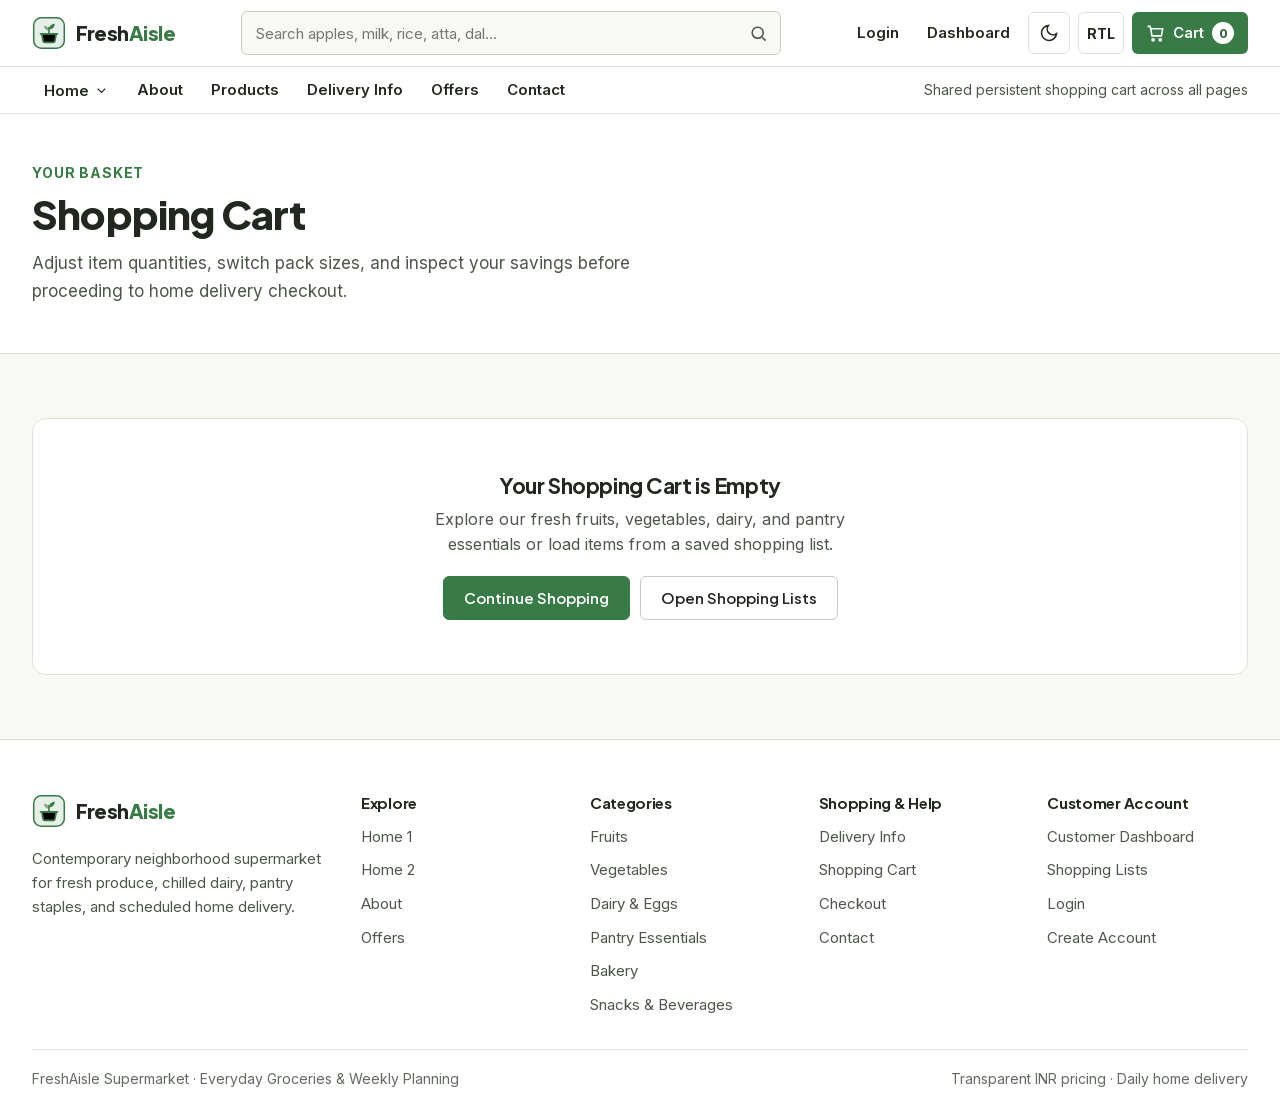
<file: pages/cart.html>
<!doctype html>
<html lang="en" data-theme="light" dir="ltr">
<head>
  <meta charset="utf-8" />
  <meta name="viewport" content="width=device-width, initial-scale=1" />
  <meta name="site-root" content=".." />
  <title>Shopping Cart | FreshAisle</title>
  <meta name="description" content="Review groceries in your shared FreshAisle shopping cart, switch pack sizes, check delivery fee thresholds, and proceed to checkout." />
  <link rel="icon" href="../assets/icons/favicon.svg?v=20261126f" type="image/svg+xml" />
  <link rel="stylesheet" href="../assets/css/fonts.css?v=20261126f" />
  <link rel="stylesheet" href="../assets/css/style.css?v=20261126f" />
  <link rel="stylesheet" href="../assets/css/products.css?v=20261126f" />
  <link rel="stylesheet" href="../assets/css/cart.css?v=20261126f" />
  <link rel="stylesheet" href="../assets/css/dark-mode.css?v=20261126f" />
  <link rel="stylesheet" href="../assets/css/rtl.css?v=20261126f" />
  <script>
    (function(){try{var t=localStorage.getItem('freshaisle_theme');var d=localStorage.getItem('freshaisle_dir');if(t==='dark'||t==='light')document.documentElement.setAttribute('data-theme',t);if(d==='rtl'||d==='ltr')document.documentElement.setAttribute('dir',d);}catch(e){}})();
  </script>
</head>
<body data-page="cart">
  <a class="skip-link" href="#mainContent">Skip to main content</a>

  <header class="site-header">
    <div class="container">
      <div class="header-top">
        <div class="header-left">
          <a class="brand-mark" href="../index.html" aria-label="FreshAisle Home">
            <svg class="brand-mark__icon" viewBox="0 0 40 40" aria-hidden="true"><use href="../assets/icons/brand-mark.svg?v=20261126f#freshaisle-mark"></use></svg>
            <span class="brand-mark__text">Fresh<span>Aisle</span></span>
          </a>
        </div>
        <form class="header-search js-header-search-form" role="search" aria-label="Search groceries">
          <label for="desktopSearchInput" class="sr-only">Search grocery products</label>
          <input id="desktopSearchInput" type="search" placeholder="Search apples, milk, rice, atta, dal..." autocomplete="off" />
          <button type="submit" class="header-search__btn" aria-label="Search">
            <svg viewBox="0 0 24 24" fill="none" stroke="currentColor" stroke-width="2" aria-hidden="true"><circle cx="11" cy="11" r="7"/><path d="M21 21l-4.3-4.3"/></svg>
          </button>
        </form>
        <div class="header-utilities">
          <a class="header-util-link" href="./login.html">Login</a>
          <a class="header-util-link" href="./dashboard.html">Dashboard</a>
          <button type="button" class="icon-control js-theme-toggle" aria-label="Switch to dark mode" aria-pressed="false">
            <svg class="icon-sun" viewBox="0 0 24 24" fill="none" stroke="currentColor" stroke-width="1.9" aria-hidden="true" style="display:none"><circle cx="12" cy="12" r="4"/><path d="M12 2v2m0 16v2M4.93 4.93l1.41 1.41m11.32 11.32 1.41 1.41M2 12h2m16 0h2M4.93 19.07l1.41-1.41m11.32-11.32 1.41-1.41"/></svg>
            <svg class="icon-moon" viewBox="0 0 24 24" fill="none" stroke="currentColor" stroke-width="1.9" aria-hidden="true"><path d="M21 12.8A9 9 0 1 1 11.2 3 7 7 0 0 0 21 12.8Z"/></svg>
          </button>
          <button type="button" class="icon-control js-dir-toggle" aria-label="Switch text direction to RTL" aria-pressed="false">
            <span class="js-dir-label">RTL</span>
          </button>
          <a class="cart-pill" href="./cart.html" aria-label="Shopping Cart">
            <svg viewBox="0 0 24 24" fill="none" stroke="currentColor" stroke-width="2" aria-hidden="true"><path d="M6 6h15l-1.5 9h-12z"/><circle cx="9" cy="20" r="1.4"/><circle cx="18" cy="20" r="1.4"/><path d="M6 6 5 3H2"/></svg>
            <span class="cart-pill__label">Cart</span>
            <span class="cart-pill__count js-cart-count">0</span>
          </a>
          <button type="button" class="mobile-menu-btn" id="mobileMenuOpen" aria-label="Open menu" aria-controls="mobileDrawer" aria-expanded="false">
            <svg viewBox="0 0 24 24" fill="none" stroke="currentColor" stroke-width="2" aria-hidden="true"><path d="M3 6h18M3 12h18M3 18h18"/></svg>
          </button>
        </div>
      </div>
      <div class="mobile-search-bar">
        <form class="header-search js-header-search-form" role="search" aria-label="Mobile grocery search">
          <label for="mobileSearchInput" class="sr-only">Search grocery products</label>
          <input id="mobileSearchInput" type="search" placeholder="Search fruits, vegetables, dairy, pantry..." autocomplete="off" />
          <button type="submit" class="header-search__btn" aria-label="Search">
            <svg viewBox="0 0 24 24" fill="none" stroke="currentColor" stroke-width="2" aria-hidden="true"><circle cx="11" cy="11" r="7"/><path d="M21 21l-4.3-4.3"/></svg>
          </button>
        </form>
      </div>
    </div>
    <div class="header-nav-bar">
      <div class="container header-nav">
        <nav aria-label="Main navigation">
          <ul class="nav-list">
            <li class="nav-dropdown">
              <button type="button" class="nav-dropdown__trigger" aria-expanded="false" aria-haspopup="true">
                <span>Home</span>
                <svg class="nav-dropdown__chevron" viewBox="0 0 24 24" fill="none" stroke="currentColor" stroke-width="2" aria-hidden="true"><path d="M6 9l6 6 6-6"/></svg>
              </button>
              <div class="nav-dropdown__menu" role="menu">
                <a class="nav-dropdown__item" href="../index.html" role="menuitem">Home 1</a>
                <a class="nav-dropdown__item" href="./home2.html" role="menuitem">Home 2</a>
              </div>
            </li>
            <li><a class="nav-link" href="./about.html">About</a></li>
            <li><a class="nav-link" href="./products.html">Products</a></li>
            <li><a class="nav-link" href="./delivery.html">Delivery Info</a></li>
            <li><a class="nav-link" href="./offers.html">Offers</a></li>
            <li><a class="nav-link" href="./contact.html">Contact</a></li>
          </ul>
        </nav>
        <p class="header-delivery-hint">Shared persistent shopping cart across all pages</p>
      </div>
    </div>
  </header>

  <div class="drawer-backdrop" id="drawerBackdrop" aria-hidden="true"></div>
  <aside class="mobile-drawer" id="mobileDrawer" aria-label="Mobile Navigation" aria-hidden="true">
    <div class="mobile-drawer__head">
      <a class="brand-mark" href="../index.html">
        <svg class="brand-mark__icon" viewBox="0 0 40 40" aria-hidden="true"><use href="../assets/icons/brand-mark.svg?v=20261126f#freshaisle-mark"></use></svg>
        <span class="brand-mark__text">Fresh<span>Aisle</span></span>
      </a>
      <button type="button" class="mobile-drawer__close" id="mobileMenuClose" aria-label="Close navigation menu">
        <svg viewBox="0 0 24 24" fill="none" stroke="currentColor" stroke-width="2" aria-hidden="true"><path d="M6 6l12 12M18 6L6 18"/></svg>
      </button>
    </div>
    <div class="mobile-drawer__body">
      <div>
        <p class="mobile-drawer__group-label">Storefront</p>
        <nav class="mobile-drawer__nav">
          <a class="mobile-drawer__link" href="../index.html">Home 1</a>
          <a class="mobile-drawer__link" href="./home2.html">Home 2</a>
          <a class="mobile-drawer__link" href="./about.html">About</a>
          <a class="mobile-drawer__link" href="./products.html">Products</a>
          <a class="mobile-drawer__link" href="./offers.html">Offers</a>
          <a class="mobile-drawer__link" href="./delivery.html">Delivery Info</a>
          <a class="mobile-drawer__link" href="./contact.html">Contact</a>
        </nav>
      </div>
      <div>
        <p class="mobile-drawer__group-label">Customer</p>
        <nav class="mobile-drawer__nav">
          <a class="mobile-drawer__link" href="./dashboard.html">Dashboard</a>
          <a class="mobile-drawer__link is-active" href="./cart.html">Cart</a>
          <a class="mobile-drawer__link" href="./login.html">Login</a>
          <a class="mobile-drawer__link" href="./signup.html">Create Account</a>
        </nav>
      </div>
      <div class="mobile-drawer__tools">
        <button type="button" class="icon-control js-theme-toggle" aria-label="Switch to dark mode" aria-pressed="false">
          <svg class="icon-sun" viewBox="0 0 24 24" fill="none" stroke="currentColor" stroke-width="1.9" aria-hidden="true" style="display:none"><circle cx="12" cy="12" r="4"/><path d="M12 2v2m0 16v2M4.93 4.93l1.41 1.41m11.32 11.32 1.41 1.41M2 12h2m16 0h2M4.93 19.07l1.41-1.41m11.32-11.32 1.41-1.41"/></svg>
          <svg class="icon-moon" viewBox="0 0 24 24" fill="none" stroke="currentColor" stroke-width="1.9" aria-hidden="true"><path d="M21 12.8A9 9 0 1 1 11.2 3 7 7 0 0 0 21 12.8Z"/></svg>
        </button>
        <button type="button" class="icon-control js-dir-toggle" aria-label="Switch text direction to RTL" aria-pressed="false">
          <span class="js-dir-label">RTL</span>
        </button>
      </div>
    </div>
  </aside>

  <main id="mainContent">
    <section class="page-hero">
      <div class="container">
        <p class="section-kicker">Your Basket</p>
        <h1 class="page-hero__title">Shopping Cart</h1>
        <p class="page-hero__lead">Adjust item quantities, switch pack sizes, and inspect your savings before proceeding to home delivery checkout.</p>
      </div>
    </section>

    <section class="section">
      <div class="container">
        <div class="empty-state" id="cartEmptyState" hidden>
          <h3>Your Shopping Cart is Empty</h3>
          <p>Explore our fresh fruits, vegetables, dairy, and pantry essentials or load items from a saved shopping list.</p>
          <div style="display:flex;gap:10px;justify-content:center;flex-wrap:wrap">
            <a class="btn btn--primary" href="./products.html">Continue Shopping</a>
            <a class="btn btn--outline" href="./dashboard.html#lists">Open Shopping Lists</a>
          </div>
        </div>

        <div class="cart-layout" id="cartLayout">
          <div>
            <div class="cart-items-list" id="cartItemsContainer"></div>
            <div style="margin-top:16px;display:flex;justify-content:space-between;flex-wrap:wrap;gap:12px">
              <a class="btn btn--outline" href="./products.html">&larr; Continue Shopping</a>
              <button type="button" class="btn btn--danger-outline" id="cartClearBtn">Clear Cart</button>
            </div>
          </div>

          <aside class="summary-panel" aria-label="Order summary">
            <h2>Order Summary</h2>
            <div class="delivery-meter">
              <p id="cartDeliveryMeterText"></p>
              <div class="delivery-meter__bar"><div class="delivery-meter__fill" id="cartDeliveryMeterFill" style="width:0%"></div></div>
            </div>
            <div class="summary-rows">
              <div class="summary-row"><span>Regular Item Total</span><span id="cartRegularSubtotal">₹0</span></div>
              <div class="summary-row summary-row--savings"><span>Weekly Offer Savings</span><span id="cartTotalSavings">-₹0</span></div>
              <div class="summary-row"><span>Cart Subtotal</span><span id="cartSubtotal">₹0</span></div>
              <div class="summary-row"><span>Estimated Delivery</span><span id="cartDeliveryFee">₹0</span></div>
            </div>
            <div class="summary-total">
              <span>Estimated Total</span>
              <span id="cartGrandTotal">₹0</span>
            </div>
            <p id="cartMinOrderNotice" class="form-error" hidden style="margin-top:10px"></p>
            <div class="summary-actions">
              <a class="btn btn--primary" id="cartCheckoutBtn" href="./checkout.html">Proceed to Checkout</a>
              <a class="btn btn--outline" href="./offers.html">Add Weekly Deals</a>
            </div>
          </aside>
        </div>
      </div>
    </section>
  </main>

  <footer class="site-footer">
    <div class="container">
      <div class="footer-grid">
        <div>
          <a class="brand-mark" href="../index.html">
            <svg class="brand-mark__icon" viewBox="0 0 40 40" aria-hidden="true"><use href="../assets/icons/brand-mark.svg?v=20261126f#freshaisle-mark"></use></svg>
            <span class="brand-mark__text">Fresh<span>Aisle</span></span>
          </a>
          <p class="footer-brand-desc">Contemporary neighborhood supermarket for fresh produce, chilled dairy, pantry staples, and scheduled home delivery.</p>
        </div>
        <div>
          <h3 class="footer-col__title">Explore</h3>
          <ul class="footer-links">
            <li><a href="../index.html">Home 1</a></li>
            <li><a href="./home2.html">Home 2</a></li>
            <li><a href="./about.html">About</a></li>
            <li><a href="./offers.html">Offers</a></li>
          </ul>
        </div>
        <div>
          <h3 class="footer-col__title">Categories</h3>
          <ul class="footer-links">
            <li><a href="./products.html?category=fruits">Fruits</a></li>
            <li><a href="./products.html?category=vegetables">Vegetables</a></li>
            <li><a href="./products.html?category=dairy">Dairy &amp; Eggs</a></li>
            <li><a href="./products.html?category=pantry">Pantry Essentials</a></li>
            <li><a href="./products.html?category=bakery">Bakery</a></li>
            <li><a href="./products.html?category=beverages">Snacks &amp; Beverages</a></li>
          </ul>
        </div>
        <div>
          <h3 class="footer-col__title">Shopping &amp; Help</h3>
          <ul class="footer-links">
            <li><a href="./delivery.html">Delivery Info</a></li>
            <li><a href="./cart.html">Shopping Cart</a></li>
            <li><a href="./checkout.html">Checkout</a></li>
            <li><a href="./contact.html">Contact</a></li>
          </ul>
        </div>
        <div>
          <h3 class="footer-col__title">Customer Account</h3>
          <ul class="footer-links">
            <li><a href="./dashboard.html">Customer Dashboard</a></li>
            <li><a href="./dashboard.html#lists">Shopping Lists</a></li>
            <li><a href="./login.html">Login</a></li>
            <li><a href="./signup.html">Create Account</a></li>
          </ul>
        </div>
      </div>
      <div class="footer-bottom">
        <span>FreshAisle Supermarket · Everyday Groceries &amp; Weekly Planning</span>
        <span>Transparent INR pricing · Daily home delivery</span>
      </div>
    </div>
  </footer>

  <button type="button" class="back-to-top" id="backToTop" aria-label="Back to top">
    <svg viewBox="0 0 24 24" fill="none" stroke="currentColor" stroke-width="2" aria-hidden="true"><path d="M18 15l-6-6-6 6"/></svg>
  </button>

  <script defer src="../assets/js/site-config.js?v=20261126f"></script>
  <script defer src="../assets/js/products-data.js?v=20261126f"></script>
  <script defer src="../assets/js/store.js?v=20261126f"></script>
  <script defer src="../assets/js/main.js?v=20261126f"></script>
  <script defer src="../assets/js/cart.js?v=20261126f"></script>
</body>
</html>
</file>
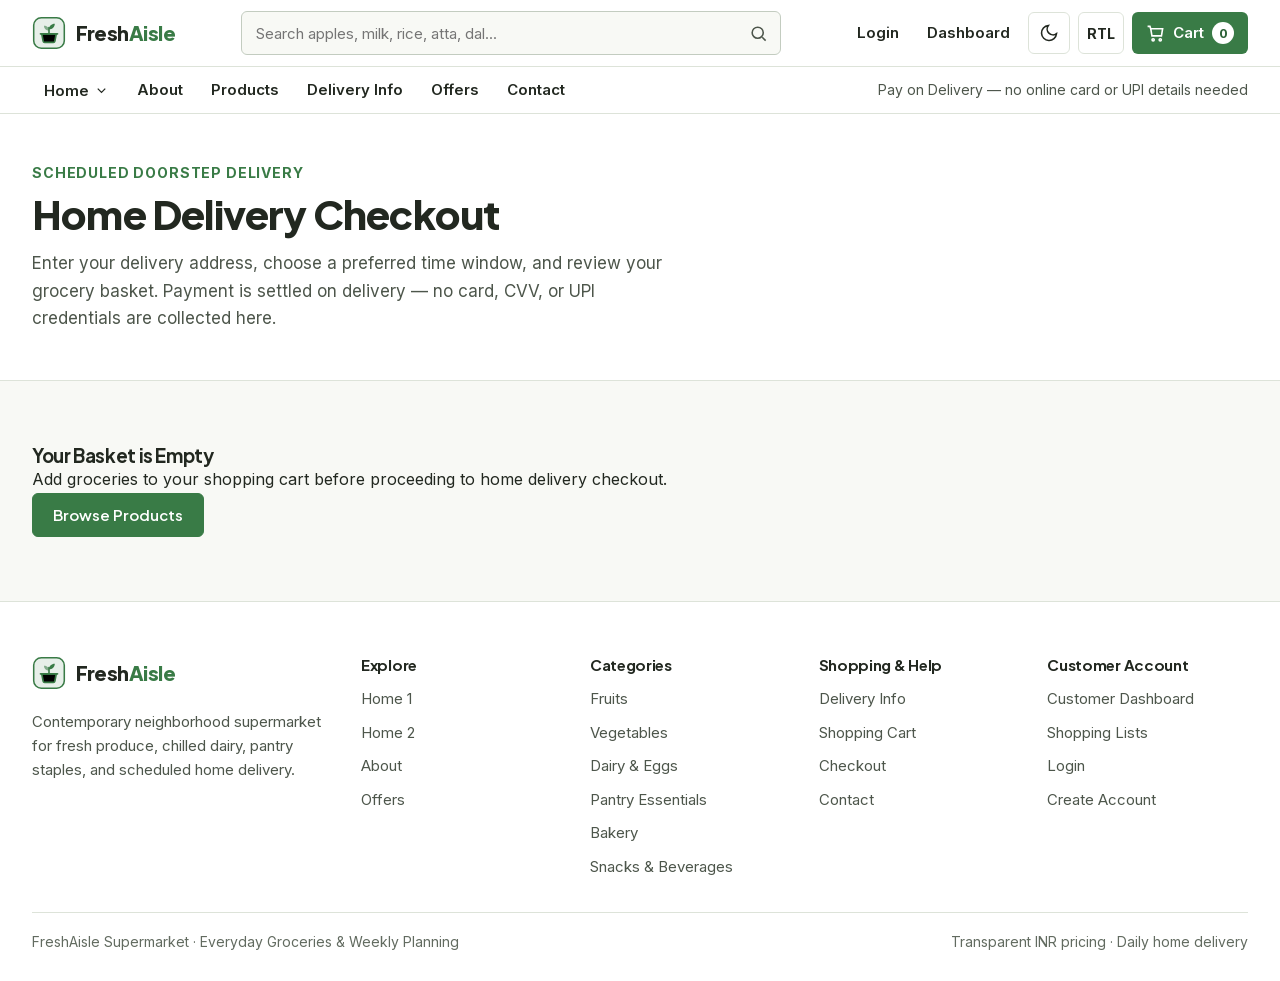
<file: pages/checkout.html>
<!doctype html>
<html lang="en" data-theme="light" dir="ltr">
<head>
  <meta charset="utf-8" />
  <meta name="viewport" content="width=device-width, initial-scale=1" />
  <meta name="site-root" content=".." />
  <title>Checkout — Scheduled Home Delivery | FreshAisle</title>
  <meta name="description" content="Review delivery details, pick a daily delivery window, and schedule your home delivery order on FreshAisle." />
  <link rel="icon" href="../assets/icons/favicon.svg?v=20261126f" type="image/svg+xml" />
  <link rel="stylesheet" href="../assets/css/fonts.css?v=20261126f" />
  <link rel="stylesheet" href="../assets/css/style.css?v=20261126f" />
  <link rel="stylesheet" href="../assets/css/cart.css?v=20261126f" />
  <link rel="stylesheet" href="../assets/css/dark-mode.css?v=20261126f" />
  <link rel="stylesheet" href="../assets/css/rtl.css?v=20261126f" />
  <script>
    (function(){try{var t=localStorage.getItem('freshaisle_theme');var d=localStorage.getItem('freshaisle_dir');if(t==='dark'||t==='light')document.documentElement.setAttribute('data-theme',t);if(d==='rtl'||d==='ltr')document.documentElement.setAttribute('dir',d);}catch(e){}})();
  </script>
</head>
<body data-page="checkout">
  <a class="skip-link" href="#mainContent">Skip to main content</a>

  <header class="site-header">
    <div class="container">
      <div class="header-top">
        <div class="header-left">
          <a class="brand-mark" href="../index.html" aria-label="FreshAisle Home">
            <svg class="brand-mark__icon" viewBox="0 0 40 40" aria-hidden="true"><use href="../assets/icons/brand-mark.svg?v=20261126f#freshaisle-mark"></use></svg>
            <span class="brand-mark__text">Fresh<span>Aisle</span></span>
          </a>
        </div>
        <form class="header-search js-header-search-form" role="search" aria-label="Search groceries">
          <label for="desktopSearchInput" class="sr-only">Search grocery products</label>
          <input id="desktopSearchInput" type="search" placeholder="Search apples, milk, rice, atta, dal..." autocomplete="off" />
          <button type="submit" class="header-search__btn" aria-label="Search">
            <svg viewBox="0 0 24 24" fill="none" stroke="currentColor" stroke-width="2" aria-hidden="true"><circle cx="11" cy="11" r="7"/><path d="M21 21l-4.3-4.3"/></svg>
          </button>
        </form>
        <div class="header-utilities">
          <a class="header-util-link" href="./login.html">Login</a>
          <a class="header-util-link" href="./dashboard.html">Dashboard</a>
          <button type="button" class="icon-control js-theme-toggle" aria-label="Switch to dark mode" aria-pressed="false">
            <svg class="icon-sun" viewBox="0 0 24 24" fill="none" stroke="currentColor" stroke-width="1.9" aria-hidden="true" style="display:none"><circle cx="12" cy="12" r="4"/><path d="M12 2v2m0 16v2M4.93 4.93l1.41 1.41m11.32 11.32 1.41 1.41M2 12h2m16 0h2M4.93 19.07l1.41-1.41m11.32-11.32 1.41-1.41"/></svg>
            <svg class="icon-moon" viewBox="0 0 24 24" fill="none" stroke="currentColor" stroke-width="1.9" aria-hidden="true"><path d="M21 12.8A9 9 0 1 1 11.2 3 7 7 0 0 0 21 12.8Z"/></svg>
          </button>
          <button type="button" class="icon-control js-dir-toggle" aria-label="Switch text direction to RTL" aria-pressed="false">
            <span class="js-dir-label">RTL</span>
          </button>
          <a class="cart-pill" href="./cart.html" aria-label="Shopping Cart">
            <svg viewBox="0 0 24 24" fill="none" stroke="currentColor" stroke-width="2" aria-hidden="true"><path d="M6 6h15l-1.5 9h-12z"/><circle cx="9" cy="20" r="1.4"/><circle cx="18" cy="20" r="1.4"/><path d="M6 6 5 3H2"/></svg>
            <span class="cart-pill__label">Cart</span>
            <span class="cart-pill__count js-cart-count">0</span>
          </a>
          <button type="button" class="mobile-menu-btn" id="mobileMenuOpen" aria-label="Open menu" aria-controls="mobileDrawer" aria-expanded="false">
            <svg viewBox="0 0 24 24" fill="none" stroke="currentColor" stroke-width="2" aria-hidden="true"><path d="M3 6h18M3 12h18M3 18h18"/></svg>
          </button>
        </div>
      </div>
      <div class="mobile-search-bar">
        <form class="header-search js-header-search-form" role="search" aria-label="Mobile grocery search">
          <label for="mobileSearchInput" class="sr-only">Search grocery products</label>
          <input id="mobileSearchInput" type="search" placeholder="Search fruits, vegetables, dairy, pantry..." autocomplete="off" />
          <button type="submit" class="header-search__btn" aria-label="Search">
            <svg viewBox="0 0 24 24" fill="none" stroke="currentColor" stroke-width="2" aria-hidden="true"><circle cx="11" cy="11" r="7"/><path d="M21 21l-4.3-4.3"/></svg>
          </button>
        </form>
      </div>
    </div>
    <div class="header-nav-bar">
      <div class="container header-nav">
        <nav aria-label="Main navigation">
          <ul class="nav-list">
            <li class="nav-dropdown">
              <button type="button" class="nav-dropdown__trigger" aria-expanded="false" aria-haspopup="true">
                <span>Home</span>
                <svg class="nav-dropdown__chevron" viewBox="0 0 24 24" fill="none" stroke="currentColor" stroke-width="2" aria-hidden="true"><path d="M6 9l6 6 6-6"/></svg>
              </button>
              <div class="nav-dropdown__menu" role="menu">
                <a class="nav-dropdown__item" href="../index.html" role="menuitem">Home 1</a>
                <a class="nav-dropdown__item" href="./home2.html" role="menuitem">Home 2</a>
              </div>
            </li>
            <li><a class="nav-link" href="./about.html">About</a></li>
            <li><a class="nav-link" href="./products.html">Products</a></li>
            <li><a class="nav-link" href="./delivery.html">Delivery Info</a></li>
            <li><a class="nav-link" href="./offers.html">Offers</a></li>
            <li><a class="nav-link" href="./contact.html">Contact</a></li>
          </ul>
        </nav>
        <p class="header-delivery-hint">Pay on Delivery — no online card or UPI details needed</p>
      </div>
    </div>
  </header>

  <div class="drawer-backdrop" id="drawerBackdrop" aria-hidden="true"></div>
  <aside class="mobile-drawer" id="mobileDrawer" aria-label="Mobile Navigation" aria-hidden="true">
    <div class="mobile-drawer__head">
      <a class="brand-mark" href="../index.html">
        <svg class="brand-mark__icon" viewBox="0 0 40 40" aria-hidden="true"><use href="../assets/icons/brand-mark.svg?v=20261126f#freshaisle-mark"></use></svg>
        <span class="brand-mark__text">Fresh<span>Aisle</span></span>
      </a>
      <button type="button" class="mobile-drawer__close" id="mobileMenuClose" aria-label="Close navigation menu">
        <svg viewBox="0 0 24 24" fill="none" stroke="currentColor" stroke-width="2" aria-hidden="true"><path d="M6 6l12 12M18 6L6 18"/></svg>
      </button>
    </div>
    <div class="mobile-drawer__body">
      <div>
        <p class="mobile-drawer__group-label">Storefront</p>
        <nav class="mobile-drawer__nav">
          <a class="mobile-drawer__link" href="../index.html">Home 1</a>
          <a class="mobile-drawer__link" href="./home2.html">Home 2</a>
          <a class="mobile-drawer__link" href="./about.html">About</a>
          <a class="mobile-drawer__link" href="./products.html">Products</a>
          <a class="mobile-drawer__link" href="./offers.html">Offers</a>
          <a class="mobile-drawer__link" href="./delivery.html">Delivery Info</a>
          <a class="mobile-drawer__link" href="./contact.html">Contact</a>
        </nav>
      </div>
      <div>
        <p class="mobile-drawer__group-label">Customer</p>
        <nav class="mobile-drawer__nav">
          <a class="mobile-drawer__link" href="./dashboard.html">Dashboard</a>
          <a class="mobile-drawer__link" href="./cart.html">Cart</a>
          <a class="mobile-drawer__link" href="./login.html">Login</a>
          <a class="mobile-drawer__link" href="./signup.html">Create Account</a>
        </nav>
      </div>
      <div class="mobile-drawer__tools">
        <button type="button" class="icon-control js-theme-toggle" aria-label="Switch to dark mode" aria-pressed="false">
          <svg class="icon-sun" viewBox="0 0 24 24" fill="none" stroke="currentColor" stroke-width="1.9" aria-hidden="true" style="display:none"><circle cx="12" cy="12" r="4"/><path d="M12 2v2m0 16v2M4.93 4.93l1.41 1.41m11.32 11.32 1.41 1.41M2 12h2m16 0h2M4.93 19.07l1.41-1.41m11.32-11.32 1.41-1.41"/></svg>
          <svg class="icon-moon" viewBox="0 0 24 24" fill="none" stroke="currentColor" stroke-width="1.9" aria-hidden="true"><path d="M21 12.8A9 9 0 1 1 11.2 3 7 7 0 0 0 21 12.8Z"/></svg>
        </button>
        <button type="button" class="icon-control js-dir-toggle" aria-label="Switch text direction to RTL" aria-pressed="false">
          <span class="js-dir-label">RTL</span>
        </button>
      </div>
    </div>
  </aside>

  <main id="mainContent">
    <section class="page-hero">
      <div class="container">
        <p class="section-kicker">Scheduled Doorstep Delivery</p>
        <h1 class="page-hero__title">Home Delivery Checkout</h1>
        <p class="page-hero__lead">Enter your delivery address, choose a preferred time window, and review your grocery basket. Payment is settled on delivery — no card, CVV, or UPI credentials are collected here.</p>
      </div>
    </section>

    <section class="section">
      <div class="container">
        <div class="empty-state" id="checkoutEmptyState" hidden>
          <h3>Your Basket is Empty</h3>
          <p>Add groceries to your shopping cart before proceeding to home delivery checkout.</p>
          <a class="btn btn--primary" href="./products.html">Browse Products</a>
        </div>

        <div class="checkout-layout" id="checkoutLayout">
          <div>
            <div class="checkout-card" id="coFormCard">
              <h2>1. Delivery Address &amp; Schedule</h2>
              <div class="form-grid">
                <div class="form-field">
                  <label for="coName" class="form-label">Customer Name *</label>
                  <input id="coName" type="text" class="form-input" placeholder="Full name" required />
                  <span class="form-error" aria-live="polite"></span>
                </div>
                <div class="form-field">
                  <label for="coPhone" class="form-label">Mobile Phone *</label>
                  <input id="coPhone" type="tel" class="form-input" inputmode="numeric" maxlength="10" placeholder="10-digit mobile number" required />
                  <span class="form-error" aria-live="polite"></span>
                </div>
                <div class="form-field form-field--full">
                  <label for="coAddress" class="form-label">Delivery Address *</label>
                  <input id="coAddress" type="text" class="form-input" placeholder="Flat / House no., street, and neighborhood" required />
                  <span class="form-error" aria-live="polite"></span>
                </div>
                <div class="form-field">
                  <label for="coPin" class="form-label">6-Digit PIN Code *</label>
                  <input id="coPin" type="text" class="form-input" inputmode="numeric" maxlength="6" placeholder="e.g. 560038" required />
                  <span class="form-error" aria-live="polite"></span>
                </div>
                <div class="form-field">
                  <label for="coDate" class="form-label">Preferred Delivery Date *</label>
                  <input id="coDate" type="date" class="form-input" required />
                  <span class="form-error" aria-live="polite"></span>
                </div>
                <div class="form-field">
                  <label for="coSlot" class="form-label">Preferred Delivery Slot</label>
                  <select id="coSlot" data-v-select></select>
                </div>
                <div class="form-field">
                  <label for="coSubstitution" class="form-label">Substitution Preference</label>
                  <select id="coSubstitution" data-v-select></select>
                </div>
                <div class="form-field form-field--full">
                  <label for="coInstructions" class="form-label">Delivery Instructions (Optional)</label>
                  <textarea id="coInstructions" class="form-textarea" placeholder="Gate code, call on arrival, or leave with security..."></textarea>
                </div>
              </div>
              <div class="notice-box" style="margin-top:14px">
                <strong>Pay on Delivery:</strong> Settle by cash or UPI at your doorstep upon delivery. No payment credentials are collected online.
              </div>
              <div style="margin-top:18px;display:flex;flex-wrap:wrap;gap:12px">
                <button type="button" class="btn btn--primary" id="coReviewBtn">Review Order</button>
                <a class="btn btn--outline" href="./cart.html">Back to Cart</a>
              </div>
            </div>

            <div class="checkout-card" id="coReviewCard" hidden>
              <h2>2. Review Your Order</h2>
              <div class="checkout-review-list" id="coReviewDetails"></div>
              <div class="notice-box" style="margin-bottom:16px">
                Confirming saves your order into Dashboard Order History so you can track its status or reorder anytime.
              </div>
              <div style="display:flex;flex-wrap:wrap;gap:12px">
                <button type="button" class="btn btn--primary" id="coPlaceOrderBtn">Place Delivery Order</button>
                <button type="button" class="btn btn--outline" id="coEditBtn">Edit Details</button>
              </div>
            </div>
          </div>

          <aside class="summary-panel" aria-label="Checkout summary">
            <h2>Basket Breakdown</h2>
            <div class="summary-rows" id="coSummaryItems"></div>
            <div class="summary-rows" style="border-top:0">
              <div class="summary-row"><span>Basket Subtotal</span><span id="coSubtotal">₹0</span></div>
              <div class="summary-row summary-row--savings"><span>Weekly Offer Savings</span><span id="coSavings">-₹0</span></div>
              <div class="summary-row"><span>Delivery Charge</span><span id="coDeliveryFee">₹0</span></div>
            </div>
            <div class="summary-total">
              <span>Order Total</span>
              <span id="coGrandTotal">₹0</span>
            </div>
          </aside>
        </div>

        <div class="checkout-success-card" id="checkoutSuccessState" hidden>
          <p class="section-kicker">Order Confirmed</p>
          <h2 class="section-title">Thank You — Delivery Order Placed</h2>
          <p style="margin-top:10px;color:var(--text-secondary)">Your order summary has been added to your Customer Dashboard where you can follow packing progress, view order history, or reorder later.</p>
          <div class="checkout-review-list" style="margin-top:18px">
            <div><strong>Order ID:</strong> <span id="coSuccessOrderId"></span></div>
            <div><strong>Initial Status:</strong> <span id="coSuccessStatus"></span></div>
            <div><strong>Delivery Window:</strong> <span id="coSuccessSlot"></span></div>
            <div><strong>Order Total:</strong> <span id="coSuccessTotal"></span></div>
          </div>
          <div style="display:flex;flex-wrap:wrap;gap:12px">
            <a class="btn btn--primary" id="coTrackLink" href="./dashboard.html#track">Track Order in Dashboard</a>
            <a class="btn btn--outline" href="./products.html">Continue Shopping</a>
          </div>
        </div>
      </div>
    </section>
  </main>

  <footer class="site-footer">
    <div class="container">
      <div class="footer-grid">
        <div>
          <a class="brand-mark" href="../index.html">
            <svg class="brand-mark__icon" viewBox="0 0 40 40" aria-hidden="true"><use href="../assets/icons/brand-mark.svg?v=20261126f#freshaisle-mark"></use></svg>
            <span class="brand-mark__text">Fresh<span>Aisle</span></span>
          </a>
          <p class="footer-brand-desc">Contemporary neighborhood supermarket for fresh produce, chilled dairy, pantry staples, and scheduled home delivery.</p>
        </div>
        <div>
          <h3 class="footer-col__title">Explore</h3>
          <ul class="footer-links">
            <li><a href="../index.html">Home 1</a></li>
            <li><a href="./home2.html">Home 2</a></li>
            <li><a href="./about.html">About</a></li>
            <li><a href="./offers.html">Offers</a></li>
          </ul>
        </div>
        <div>
          <h3 class="footer-col__title">Categories</h3>
          <ul class="footer-links">
            <li><a href="./products.html?category=fruits">Fruits</a></li>
            <li><a href="./products.html?category=vegetables">Vegetables</a></li>
            <li><a href="./products.html?category=dairy">Dairy &amp; Eggs</a></li>
            <li><a href="./products.html?category=pantry">Pantry Essentials</a></li>
            <li><a href="./products.html?category=bakery">Bakery</a></li>
            <li><a href="./products.html?category=beverages">Snacks &amp; Beverages</a></li>
          </ul>
        </div>
        <div>
          <h3 class="footer-col__title">Shopping &amp; Help</h3>
          <ul class="footer-links">
            <li><a href="./delivery.html">Delivery Info</a></li>
            <li><a href="./cart.html">Shopping Cart</a></li>
            <li><a href="./checkout.html">Checkout</a></li>
            <li><a href="./contact.html">Contact</a></li>
          </ul>
        </div>
        <div>
          <h3 class="footer-col__title">Customer Account</h3>
          <ul class="footer-links">
            <li><a href="./dashboard.html">Customer Dashboard</a></li>
            <li><a href="./dashboard.html#lists">Shopping Lists</a></li>
            <li><a href="./login.html">Login</a></li>
            <li><a href="./signup.html">Create Account</a></li>
          </ul>
        </div>
      </div>
      <div class="footer-bottom">
        <span>FreshAisle Supermarket · Everyday Groceries &amp; Weekly Planning</span>
        <span>Transparent INR pricing · Daily home delivery</span>
      </div>
    </div>
  </footer>

  <button type="button" class="back-to-top" id="backToTop" aria-label="Back to top">
    <svg viewBox="0 0 24 24" fill="none" stroke="currentColor" stroke-width="2" aria-hidden="true"><path d="M18 15l-6-6-6 6"/></svg>
  </button>

  <script defer src="../assets/js/site-config.js?v=20261126f"></script>
  <script defer src="../assets/js/products-data.js?v=20261126f"></script>
  <script defer src="../assets/js/store.js?v=20261126f"></script>
  <script defer src="../assets/js/main.js?v=20261126f"></script>
  <script defer src="../assets/js/checkout.js?v=20261126f"></script>
</body>
</html>
</file>
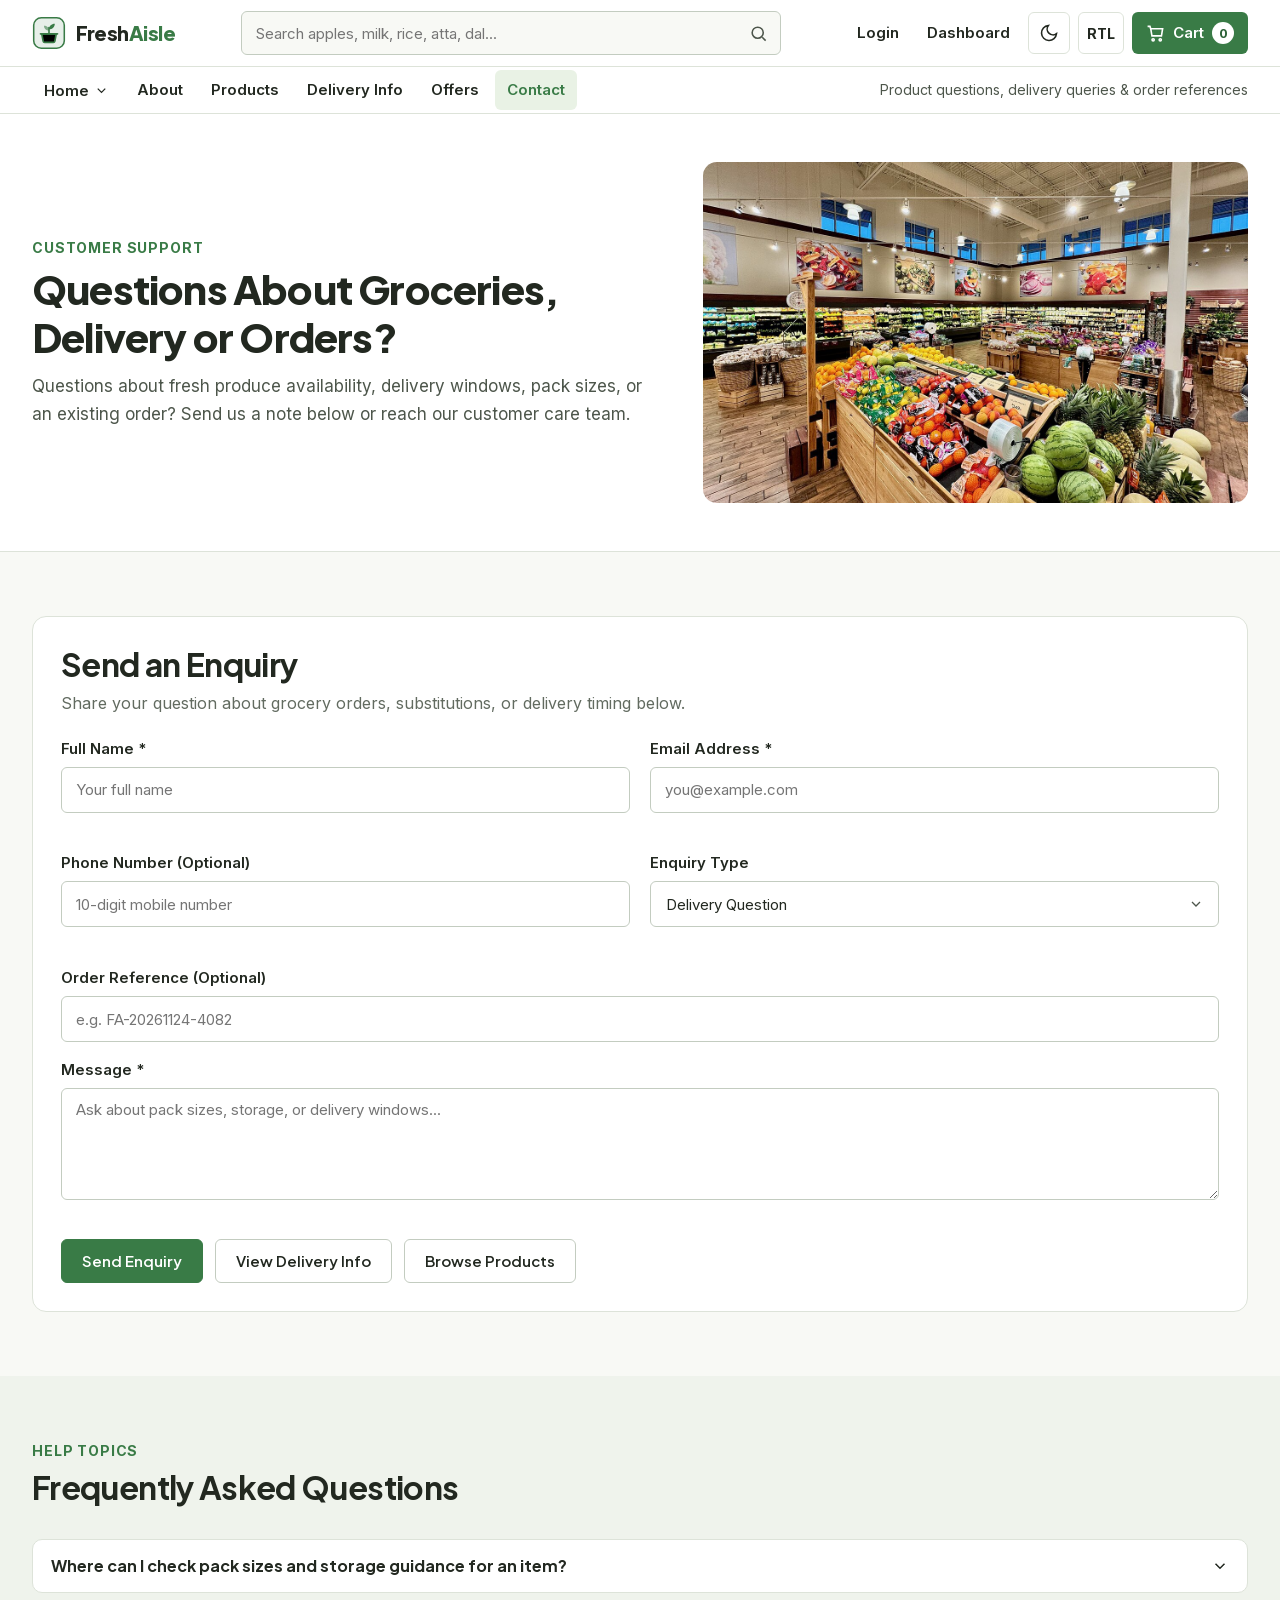
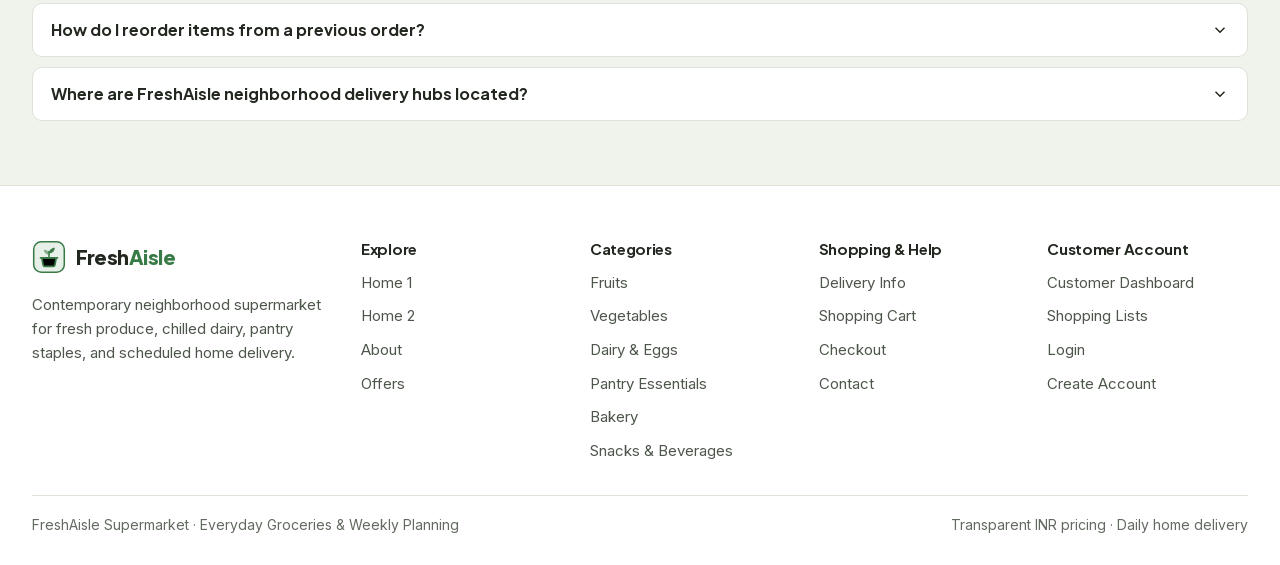
<file: pages/contact.html>
<!doctype html>
<html lang="en" data-theme="light" dir="ltr">
<head>
  <meta charset="utf-8" />
  <meta name="viewport" content="width=device-width, initial-scale=1" />
  <meta name="site-root" content=".." />
  <title>Contact &amp; Support | FreshAisle</title>
  <meta name="description" content="Prepare a grocery product enquiry, delivery question, or order support note on FreshAisle." />
  <link rel="icon" href="../assets/icons/favicon.svg?v=20261126f" type="image/svg+xml" />
  <link rel="stylesheet" href="../assets/css/fonts.css?v=20261126f" />
  <link rel="stylesheet" href="../assets/css/style.css?v=20261126f" />
  <link rel="stylesheet" href="../assets/css/dark-mode.css?v=20261126f" />
  <link rel="stylesheet" href="../assets/css/rtl.css?v=20261126f" />
  <script>
    (function(){try{var t=localStorage.getItem('freshaisle_theme');var d=localStorage.getItem('freshaisle_dir');if(t==='dark'||t==='light')document.documentElement.setAttribute('data-theme',t);if(d==='rtl'||d==='ltr')document.documentElement.setAttribute('dir',d);}catch(e){}})();
  </script>
</head>
<body data-page="contact">
  <a class="skip-link" href="#mainContent">Skip to main content</a>

  <header class="site-header">
    <div class="container">
      <div class="header-top">
        <div class="header-left">
          <a class="brand-mark" href="../index.html" aria-label="FreshAisle Home">
            <svg class="brand-mark__icon" viewBox="0 0 40 40" aria-hidden="true"><use href="../assets/icons/brand-mark.svg?v=20261126f#freshaisle-mark"></use></svg>
            <span class="brand-mark__text">Fresh<span>Aisle</span></span>
          </a>
        </div>
        <form class="header-search js-header-search-form" role="search" aria-label="Search groceries">
          <label for="desktopSearchInput" class="sr-only">Search grocery products</label>
          <input id="desktopSearchInput" type="search" placeholder="Search apples, milk, rice, atta, dal..." autocomplete="off" />
          <button type="submit" class="header-search__btn" aria-label="Search">
            <svg viewBox="0 0 24 24" fill="none" stroke="currentColor" stroke-width="2" aria-hidden="true"><circle cx="11" cy="11" r="7"/><path d="M21 21l-4.3-4.3"/></svg>
          </button>
        </form>
        <div class="header-utilities">
          <a class="header-util-link" href="./login.html">Login</a>
          <a class="header-util-link" href="./dashboard.html">Dashboard</a>
          <button type="button" class="icon-control js-theme-toggle" aria-label="Switch to dark mode" aria-pressed="false">
            <svg class="icon-sun" viewBox="0 0 24 24" fill="none" stroke="currentColor" stroke-width="1.9" aria-hidden="true" style="display:none"><circle cx="12" cy="12" r="4"/><path d="M12 2v2m0 16v2M4.93 4.93l1.41 1.41m11.32 11.32 1.41 1.41M2 12h2m16 0h2M4.93 19.07l1.41-1.41m11.32-11.32 1.41-1.41"/></svg>
            <svg class="icon-moon" viewBox="0 0 24 24" fill="none" stroke="currentColor" stroke-width="1.9" aria-hidden="true"><path d="M21 12.8A9 9 0 1 1 11.2 3 7 7 0 0 0 21 12.8Z"/></svg>
          </button>
          <button type="button" class="icon-control js-dir-toggle" aria-label="Switch text direction to RTL" aria-pressed="false">
            <span class="js-dir-label">RTL</span>
          </button>
          <a class="cart-pill" href="./cart.html" aria-label="Shopping Cart">
            <svg viewBox="0 0 24 24" fill="none" stroke="currentColor" stroke-width="2" aria-hidden="true"><path d="M6 6h15l-1.5 9h-12z"/><circle cx="9" cy="20" r="1.4"/><circle cx="18" cy="20" r="1.4"/><path d="M6 6 5 3H2"/></svg>
            <span class="cart-pill__label">Cart</span>
            <span class="cart-pill__count js-cart-count">0</span>
          </a>
          <button type="button" class="mobile-menu-btn" id="mobileMenuOpen" aria-label="Open menu" aria-controls="mobileDrawer" aria-expanded="false">
            <svg viewBox="0 0 24 24" fill="none" stroke="currentColor" stroke-width="2" aria-hidden="true"><path d="M3 6h18M3 12h18M3 18h18"/></svg>
          </button>
        </div>
      </div>
      <div class="mobile-search-bar">
        <form class="header-search js-header-search-form" role="search" aria-label="Mobile grocery search">
          <label for="mobileSearchInput" class="sr-only">Search grocery products</label>
          <input id="mobileSearchInput" type="search" placeholder="Search fruits, vegetables, dairy, pantry..." autocomplete="off" />
          <button type="submit" class="header-search__btn" aria-label="Search">
            <svg viewBox="0 0 24 24" fill="none" stroke="currentColor" stroke-width="2" aria-hidden="true"><circle cx="11" cy="11" r="7"/><path d="M21 21l-4.3-4.3"/></svg>
          </button>
        </form>
      </div>
    </div>
    <div class="header-nav-bar">
      <div class="container header-nav">
        <nav aria-label="Main navigation">
          <ul class="nav-list">
            <li class="nav-dropdown">
              <button type="button" class="nav-dropdown__trigger" aria-expanded="false" aria-haspopup="true">
                <span>Home</span>
                <svg class="nav-dropdown__chevron" viewBox="0 0 24 24" fill="none" stroke="currentColor" stroke-width="2" aria-hidden="true"><path d="M6 9l6 6 6-6"/></svg>
              </button>
              <div class="nav-dropdown__menu" role="menu">
                <a class="nav-dropdown__item" href="../index.html" role="menuitem">Home 1</a>
                <a class="nav-dropdown__item" href="./home2.html" role="menuitem">Home 2</a>
              </div>
            </li>
            <li><a class="nav-link" href="./about.html">About</a></li>
            <li><a class="nav-link" href="./products.html">Products</a></li>
            <li><a class="nav-link" href="./delivery.html">Delivery Info</a></li>
            <li><a class="nav-link" href="./offers.html">Offers</a></li>
            <li><a class="nav-link is-active" href="./contact.html">Contact</a></li>
          </ul>
        </nav>
        <p class="header-delivery-hint">Product questions, delivery queries &amp; order references</p>
      </div>
    </div>
  </header>

  <div class="drawer-backdrop" id="drawerBackdrop" aria-hidden="true"></div>
  <aside class="mobile-drawer" id="mobileDrawer" aria-label="Mobile Navigation" aria-hidden="true">
    <div class="mobile-drawer__head">
      <a class="brand-mark" href="../index.html">
        <svg class="brand-mark__icon" viewBox="0 0 40 40" aria-hidden="true"><use href="../assets/icons/brand-mark.svg?v=20261126f#freshaisle-mark"></use></svg>
        <span class="brand-mark__text">Fresh<span>Aisle</span></span>
      </a>
      <button type="button" class="mobile-drawer__close" id="mobileMenuClose" aria-label="Close navigation menu">
        <svg viewBox="0 0 24 24" fill="none" stroke="currentColor" stroke-width="2" aria-hidden="true"><path d="M6 6l12 12M18 6L6 18"/></svg>
      </button>
    </div>
    <div class="mobile-drawer__body">
      <div>
        <p class="mobile-drawer__group-label">Storefront</p>
        <nav class="mobile-drawer__nav">
          <a class="mobile-drawer__link" href="../index.html">Home 1</a>
          <a class="mobile-drawer__link" href="./home2.html">Home 2</a>
          <a class="mobile-drawer__link" href="./about.html">About</a>
          <a class="mobile-drawer__link" href="./products.html">Products</a>
          <a class="mobile-drawer__link" href="./offers.html">Offers</a>
          <a class="mobile-drawer__link" href="./delivery.html">Delivery Info</a>
          <a class="mobile-drawer__link is-active" href="./contact.html">Contact</a>
        </nav>
      </div>
      <div>
        <p class="mobile-drawer__group-label">Customer</p>
        <nav class="mobile-drawer__nav">
          <a class="mobile-drawer__link" href="./dashboard.html">Dashboard</a>
          <a class="mobile-drawer__link" href="./cart.html">Cart</a>
          <a class="mobile-drawer__link" href="./login.html">Login</a>
          <a class="mobile-drawer__link" href="./signup.html">Create Account</a>
        </nav>
      </div>
      <div class="mobile-drawer__tools">
        <button type="button" class="icon-control js-theme-toggle" aria-label="Switch to dark mode" aria-pressed="false">
          <svg class="icon-sun" viewBox="0 0 24 24" fill="none" stroke="currentColor" stroke-width="1.9" aria-hidden="true" style="display:none"><circle cx="12" cy="12" r="4"/><path d="M12 2v2m0 16v2M4.93 4.93l1.41 1.41m11.32 11.32 1.41 1.41M2 12h2m16 0h2M4.93 19.07l1.41-1.41m11.32-11.32 1.41-1.41"/></svg>
          <svg class="icon-moon" viewBox="0 0 24 24" fill="none" stroke="currentColor" stroke-width="1.9" aria-hidden="true"><path d="M21 12.8A9 9 0 1 1 11.2 3 7 7 0 0 0 21 12.8Z"/></svg>
        </button>
        <button type="button" class="icon-control js-dir-toggle" aria-label="Switch text direction to RTL" aria-pressed="false">
          <span class="js-dir-label">RTL</span>
        </button>
      </div>
    </div>
  </aside>

  <main id="mainContent">
    <section class="page-hero page-hero--banner-mobile">
      <div class="container page-hero--split">
        <div class="page-hero__content">
          <p class="section-kicker">Customer Support</p>
          <h1 class="page-hero__title">Questions About Groceries, Delivery or Orders?</h1>
          <p class="page-hero__lead">Questions about fresh produce availability, delivery windows, pack sizes, or an existing order? Send us a note below or reach our customer care team.</p>
        </div>
        <div class="page-hero__media">
          <img src="../assets/images/lifestyle/contact-support.jpg" alt="Fresh bakery and market counter inside a neighborhood grocery store" width="1000" height="625" />
        </div>
      </div>
    </section>

    <section class="section">
      <div class="container">
        <div class="surface-card">
          <h2 class="section-title" style="margin-bottom:8px">Send an Enquiry</h2>
          <p class="text-muted" style="margin-bottom:20px">Share your question about grocery orders, substitutions, or delivery timing below.</p>

          <form id="contactForm" class="form-grid" novalidate>
            <div class="form-field">
              <label for="ctName" class="form-label">Full Name *</label>
              <input id="ctName" type="text" class="form-input" placeholder="Your full name" required />
              <span class="form-error" aria-live="polite"></span>
            </div>
            <div class="form-field">
              <label for="ctEmail" class="form-label">Email Address *</label>
              <input id="ctEmail" type="email" class="form-input" placeholder="you@example.com" required />
              <span class="form-error" aria-live="polite"></span>
            </div>
            <div class="form-field">
              <label for="ctPhone" class="form-label">Phone Number (Optional)</label>
              <input id="ctPhone" type="tel" class="form-input" inputmode="numeric" maxlength="10" placeholder="10-digit mobile number" />
              <span class="form-error" aria-live="polite"></span>
            </div>
            <div class="form-field">
              <label for="ctType" class="form-label">Enquiry Type</label>
              <select id="ctType" data-v-select>
                <option value="Delivery Question">Delivery Question</option>
                <option value="Product Enquiry">Product Enquiry</option>
                <option value="Order Support">Order Support</option>
                <option value="General Feedback">General Feedback</option>
              </select>
            </div>
            <div class="form-field form-field--full">
              <label for="ctOrderRef" class="form-label">Order Reference (Optional)</label>
              <input id="ctOrderRef" type="text" class="form-input" placeholder="e.g. FA-20261124-4082" />
            </div>
            <div class="form-field form-field--full">
              <label for="ctMessage" class="form-label">Message *</label>
              <textarea id="ctMessage" class="form-textarea" placeholder="Ask about pack sizes, storage, or delivery windows..." required></textarea>
              <span class="form-error" aria-live="polite"></span>
            </div>
            <div class="form-field form-field--full" style="display:flex;flex-direction:row;flex-wrap:wrap;gap:12px;align-items:center">
              <button type="submit" class="btn btn--primary">Send Enquiry</button>
              <a class="btn btn--outline" href="./delivery.html">View Delivery Info</a>
              <a class="btn btn--outline" href="./products.html">Browse Products</a>
            </div>
          </form>

          <div id="contactStatus" class="notice-box" hidden style="margin-top:18px" role="status" aria-live="polite"></div>
        </div>
      </div>
    </section>

    <section class="section section--muted">
      <div class="container">
        <div class="section-head">
          <div class="section-head__copy">
            <p class="section-kicker">Help Topics</p>
            <h2 class="section-title">Frequently Asked Questions</h2>
          </div>
        </div>
        <div class="faq-list">
          <div class="faq-item">
            <button type="button" class="faq-trigger" aria-expanded="false" aria-controls="cfaq1">
              <span>Where can I check pack sizes and storage guidance for an item?</span>
              <svg viewBox="0 0 24 24" fill="none" stroke="currentColor" stroke-width="2" aria-hidden="true"><path d="M6 9l6 6 6-6"/></svg>
            </button>
            <div class="faq-panel" id="cfaq1" hidden>Click any product photograph or name across Home 1, Home 2, Products, or Offers to open its detail dialog with available pack sizes, storage instructions, and dietary information.</div>
          </div>
          <div class="faq-item">
            <button type="button" class="faq-trigger" aria-expanded="false" aria-controls="cfaq2">
              <span>How do I reorder items from a previous order?</span>
              <svg viewBox="0 0 24 24" fill="none" stroke="currentColor" stroke-width="2" aria-hidden="true"><path d="M6 9l6 6 6-6"/></svg>
            </button>
            <div class="faq-panel" id="cfaq2" hidden>Open the <a class="text-link" href="./dashboard.html#orders">Customer Dashboard &rarr; My Orders</a> tab and choose Reorder (Current Prices) to merge available items into your shopping cart at current catalogue rates.</div>
          </div>
          <div class="faq-item">
            <button type="button" class="faq-trigger" aria-expanded="false" aria-controls="cfaq3">
              <span>Where are FreshAisle neighborhood delivery hubs located?</span>
              <svg viewBox="0 0 24 24" fill="none" stroke="currentColor" stroke-width="2" aria-hidden="true"><path d="M6 9l6 6 6-6"/></svg>
            </button>
            <div class="faq-panel" id="cfaq3" hidden>FreshAisle operates local grocery fulfillment hubs serving selected PIN codes across Bengaluru, Mumbai, New Delhi, Hyderabad, Chennai, and Pune. Check your PIN anytime on the Delivery Info page.</div>
          </div>
        </div>
      </div>
    </section>
  </main>

  <footer class="site-footer">
    <div class="container">
      <div class="footer-grid">
        <div>
          <a class="brand-mark" href="../index.html">
            <svg class="brand-mark__icon" viewBox="0 0 40 40" aria-hidden="true"><use href="../assets/icons/brand-mark.svg?v=20261126f#freshaisle-mark"></use></svg>
            <span class="brand-mark__text">Fresh<span>Aisle</span></span>
          </a>
          <p class="footer-brand-desc">Contemporary neighborhood supermarket for fresh produce, chilled dairy, pantry staples, and scheduled home delivery.</p>
        </div>
        <div>
          <h3 class="footer-col__title">Explore</h3>
          <ul class="footer-links">
            <li><a href="../index.html">Home 1</a></li>
            <li><a href="./home2.html">Home 2</a></li>
            <li><a href="./about.html">About</a></li>
            <li><a href="./offers.html">Offers</a></li>
          </ul>
        </div>
        <div>
          <h3 class="footer-col__title">Categories</h3>
          <ul class="footer-links">
            <li><a href="./products.html?category=fruits">Fruits</a></li>
            <li><a href="./products.html?category=vegetables">Vegetables</a></li>
            <li><a href="./products.html?category=dairy">Dairy &amp; Eggs</a></li>
            <li><a href="./products.html?category=pantry">Pantry Essentials</a></li>
            <li><a href="./products.html?category=bakery">Bakery</a></li>
            <li><a href="./products.html?category=beverages">Snacks &amp; Beverages</a></li>
          </ul>
        </div>
        <div>
          <h3 class="footer-col__title">Shopping &amp; Help</h3>
          <ul class="footer-links">
            <li><a href="./delivery.html">Delivery Info</a></li>
            <li><a href="./cart.html">Shopping Cart</a></li>
            <li><a href="./checkout.html">Checkout</a></li>
            <li><a href="./contact.html">Contact</a></li>
          </ul>
        </div>
        <div>
          <h3 class="footer-col__title">Customer Account</h3>
          <ul class="footer-links">
            <li><a href="./dashboard.html">Customer Dashboard</a></li>
            <li><a href="./dashboard.html#lists">Shopping Lists</a></li>
            <li><a href="./login.html">Login</a></li>
            <li><a href="./signup.html">Create Account</a></li>
          </ul>
        </div>
      </div>
      <div class="footer-bottom">
        <span>FreshAisle Supermarket · Everyday Groceries &amp; Weekly Planning</span>
        <span>Transparent INR pricing · Daily home delivery</span>
      </div>
    </div>
  </footer>

  <button type="button" class="back-to-top" id="backToTop" aria-label="Back to top">
    <svg viewBox="0 0 24 24" fill="none" stroke="currentColor" stroke-width="2" aria-hidden="true"><path d="M18 15l-6-6-6 6"/></svg>
  </button>

  <script defer src="../assets/js/site-config.js?v=20261126f"></script>
  <script defer src="../assets/js/products-data.js?v=20261126f"></script>
  <script defer src="../assets/js/store.js?v=20261126f"></script>
  <script defer src="../assets/js/main.js?v=20261126f"></script>
  <script defer src="../assets/js/pages.js?v=20261126f"></script>
</body>
</html>
</file>
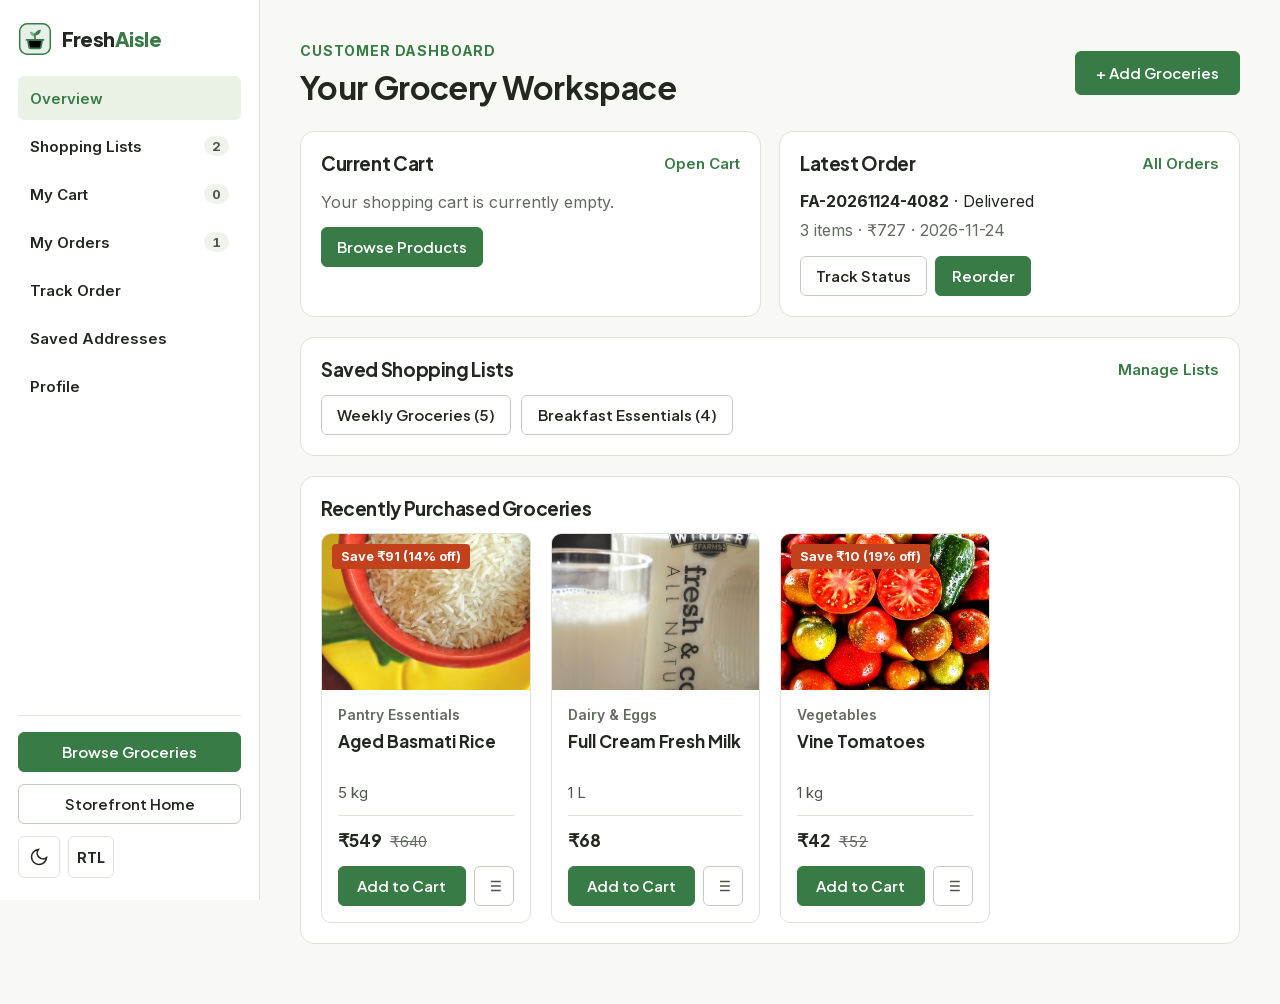
<file: pages/dashboard.html>
<!doctype html>
<html lang="en" data-theme="light" dir="ltr">
<head>
  <meta charset="utf-8" />
  <meta name="viewport" content="width=device-width, initial-scale=1" />
  <meta name="site-root" content=".." />
  <title>Customer Dashboard | FreshAisle</title>
  <meta name="description" content="Manage FreshAisle shopping lists, shared cart items, scheduled home delivery orders, order status timeline, saved addresses, and preferences." />
  <link rel="icon" href="../assets/icons/favicon.svg?v=20261126f" type="image/svg+xml" />
  <link rel="stylesheet" href="../assets/css/fonts.css?v=20261126f" />
  <link rel="stylesheet" href="../assets/css/style.css?v=20261126f" />
  <link rel="stylesheet" href="../assets/css/products.css?v=20261126f" />
  <link rel="stylesheet" href="../assets/css/cart.css?v=20261126f" />
  <link rel="stylesheet" href="../assets/css/dashboard.css?v=20261126f" />
  <link rel="stylesheet" href="../assets/css/dark-mode.css?v=20261126f" />
  <link rel="stylesheet" href="../assets/css/rtl.css?v=20261126f" />
  <script>
    (function(){try{var t=localStorage.getItem('freshaisle_theme');var d=localStorage.getItem('freshaisle_dir');if(t==='dark'||t==='light')document.documentElement.setAttribute('data-theme',t);if(d==='rtl'||d==='ltr')document.documentElement.setAttribute('dir',d);}catch(e){}})();
  </script>
</head>
<body data-page="dashboard">
  <a class="skip-link" href="#dashMainContent">Skip to dashboard content</a>

  <div class="dash-mobile-header">
    <div class="header-left">
      <a class="brand-mark" href="../index.html">
        <svg class="brand-mark__icon" viewBox="0 0 40 40" aria-hidden="true"><use href="../assets/icons/brand-mark.svg?v=20261126f#freshaisle-mark"></use></svg>
        <span class="brand-mark__text">Fresh<span>Aisle</span></span>
      </a>
    </div>
    <div class="dash-mobile-actions">
      <a class="cart-pill" href="./cart.html" aria-label="Shopping Cart">
        <svg viewBox="0 0 24 24" fill="none" stroke="currentColor" stroke-width="2" aria-hidden="true"><path d="M6 6h15l-1.5 9h-12z"/><circle cx="9" cy="20" r="1.4"/><circle cx="18" cy="20" r="1.4"/><path d="M6 6 5 3H2"/></svg>
        <span class="cart-pill__count js-cart-count">0</span>
      </a>
      <button type="button" class="mobile-menu-btn" id="dashDrawerOpen" aria-label="Open dashboard menu" aria-controls="dashDrawer" style="display:inline-flex">
        <svg viewBox="0 0 24 24" fill="none" stroke="currentColor" stroke-width="2" aria-hidden="true"><path d="M3 6h18M3 12h18M3 18h18"/></svg>
      </button>
    </div>
  </div>

  <div class="drawer-backdrop" id="dashDrawerBackdrop" aria-hidden="true"></div>
  <aside class="dash-drawer" id="dashDrawer" aria-label="Dashboard Navigation" aria-hidden="true">
    <div class="dash-drawer__head">
      <a class="brand-mark" href="../index.html">
        <svg class="brand-mark__icon" viewBox="0 0 40 40" aria-hidden="true"><use href="../assets/icons/brand-mark.svg?v=20261126f#freshaisle-mark"></use></svg>
        <span class="brand-mark__text">Fresh<span>Aisle</span></span>
      </a>
      <button type="button" class="mobile-drawer__close" id="dashDrawerClose" aria-label="Close dashboard navigation">
        <svg viewBox="0 0 24 24" fill="none" stroke="currentColor" stroke-width="2" aria-hidden="true"><path d="M6 6l12 12M18 6L6 18"/></svg>
      </button>
    </div>
    <nav class="dash-nav" aria-label="Mobile dashboard sections">
      <button type="button" class="dash-nav__btn is-active" data-dash-nav="overview" aria-current="page"><span>Overview</span></button>
      <button type="button" class="dash-nav__btn" data-dash-nav="lists"><span>Shopping Lists</span><span class="dash-nav__badge js-dash-lists-badge">0</span></button>
      <button type="button" class="dash-nav__btn" data-dash-nav="cart"><span>My Cart</span><span class="dash-nav__badge js-dash-cart-badge">0</span></button>
      <button type="button" class="dash-nav__btn" data-dash-nav="orders"><span>My Orders</span><span class="dash-nav__badge js-dash-orders-badge">0</span></button>
      <button type="button" class="dash-nav__btn" data-dash-nav="track"><span>Track Order</span></button>
      <button type="button" class="dash-nav__btn" data-dash-nav="addresses"><span>Saved Addresses</span></button>
      <button type="button" class="dash-nav__btn" data-dash-nav="profile"><span>Profile</span></button>
    </nav>
    <div class="dash-sidebar__foot">
      <a class="btn btn--outline btn--sm" href="./products.html">Shop Products</a>
      <a class="btn btn--outline btn--sm" href="../index.html">Back to Storefront</a>
      <div class="dash-tools">
        <button type="button" class="icon-control js-theme-toggle" aria-label="Switch to dark mode" aria-pressed="false">
          <svg class="icon-sun" viewBox="0 0 24 24" fill="none" stroke="currentColor" stroke-width="1.9" aria-hidden="true" style="display:none"><circle cx="12" cy="12" r="4"/><path d="M12 2v2m0 16v2M4.93 4.93l1.41 1.41m11.32 11.32 1.41 1.41M2 12h2m16 0h2M4.93 19.07l1.41-1.41m11.32-11.32 1.41-1.41"/></svg>
          <svg class="icon-moon" viewBox="0 0 24 24" fill="none" stroke="currentColor" stroke-width="1.9" aria-hidden="true"><path d="M21 12.8A9 9 0 1 1 11.2 3 7 7 0 0 0 21 12.8Z"/></svg>
        </button>
        <button type="button" class="icon-control js-dir-toggle" aria-label="Switch text direction to RTL" aria-pressed="false">
          <span class="js-dir-label">RTL</span>
        </button>
      </div>
    </div>
  </aside>

  <div class="dash-shell">
    <aside class="dash-sidebar" aria-label="Customer Dashboard Navigation">
      <a class="brand-mark" href="../index.html">
        <svg class="brand-mark__icon" viewBox="0 0 40 40" aria-hidden="true"><use href="../assets/icons/brand-mark.svg?v=20261126f#freshaisle-mark"></use></svg>
        <span class="brand-mark__text">Fresh<span>Aisle</span></span>
      </a>
      <nav class="dash-nav">
        <button type="button" class="dash-nav__btn is-active" data-dash-nav="overview" aria-current="page"><span>Overview</span></button>
        <button type="button" class="dash-nav__btn" data-dash-nav="lists"><span>Shopping Lists</span><span class="dash-nav__badge js-dash-lists-badge">0</span></button>
        <button type="button" class="dash-nav__btn" data-dash-nav="cart"><span>My Cart</span><span class="dash-nav__badge js-dash-cart-badge">0</span></button>
        <button type="button" class="dash-nav__btn" data-dash-nav="orders"><span>My Orders</span><span class="dash-nav__badge js-dash-orders-badge">0</span></button>
        <button type="button" class="dash-nav__btn" data-dash-nav="track"><span>Track Order</span></button>
        <button type="button" class="dash-nav__btn" data-dash-nav="addresses"><span>Saved Addresses</span></button>
        <button type="button" class="dash-nav__btn" data-dash-nav="profile"><span>Profile</span></button>
      </nav>
      <div class="dash-sidebar__foot">
        <a class="btn btn--primary btn--sm" href="./products.html">Browse Groceries</a>
        <a class="btn btn--outline btn--sm" href="../index.html">Storefront Home</a>
        <div class="dash-tools">
          <button type="button" class="icon-control js-theme-toggle" aria-label="Switch to dark mode" aria-pressed="false">
            <svg class="icon-sun" viewBox="0 0 24 24" fill="none" stroke="currentColor" stroke-width="1.9" aria-hidden="true" style="display:none"><circle cx="12" cy="12" r="4"/><path d="M12 2v2m0 16v2M4.93 4.93l1.41 1.41m11.32 11.32 1.41 1.41M2 12h2m16 0h2M4.93 19.07l1.41-1.41m11.32-11.32 1.41-1.41"/></svg>
            <svg class="icon-moon" viewBox="0 0 24 24" fill="none" stroke="currentColor" stroke-width="1.9" aria-hidden="true"><path d="M21 12.8A9 9 0 1 1 11.2 3 7 7 0 0 0 21 12.8Z"/></svg>
          </button>
          <button type="button" class="icon-control js-dir-toggle" aria-label="Switch text direction to RTL" aria-pressed="false">
            <span class="js-dir-label">RTL</span>
          </button>
        </div>
      </div>
    </aside>

    <main class="dash-main" id="dashMainContent">
      <!-- 1. Overview -->
      <section class="dash-section is-active" id="sec-overview">
        <div class="dash-header">
          <div>
            <p class="section-kicker">Customer Dashboard</p>
            <h1>Your Grocery Workspace</h1>
          </div>
          <a class="btn btn--primary" href="./products.html">+ Add Groceries</a>
        </div>
        <div id="dashOverviewContent"></div>
      </section>

      <!-- 2. Shopping Lists -->
      <section class="dash-section" id="sec-lists">
        <div class="dash-header">
          <div>
            <p class="section-kicker">Reusable Lists</p>
            <h1>Shopping Lists</h1>
          </div>
        </div>
        <div class="lists-layout">
          <div class="lists-sidebar-card">
            <form id="dashCreateListForm" style="display:grid;gap:8px">
              <label for="dashNewListName" class="form-label">New Shopping List</label>
              <input id="dashNewListName" type="text" class="form-input" placeholder="e.g. Monthly Pantry" maxlength="48" required />
              <button type="submit" class="btn btn--primary btn--sm">Create List</button>
            </form>
            <div id="dashListsSidebar" style="display:grid;gap:8px"></div>
          </div>
          <div id="dashListDetail"></div>
        </div>
      </section>

      <!-- 3. My Cart -->
      <section class="dash-section" id="sec-cart">
        <div class="dash-header">
          <div>
            <p class="section-kicker">Shared Basket</p>
            <h1>My Cart</h1>
          </div>
          <a class="btn btn--outline" href="./cart.html">Open Full Cart Page</a>
        </div>
        <div id="dashCartContent"></div>
      </section>

      <!-- 4. My Orders -->
      <section class="dash-section" id="sec-orders">
        <div class="dash-header">
          <div>
            <p class="section-kicker">Immutable Snapshots</p>
            <h1>My Orders</h1>
          </div>
          <a class="btn btn--outline" href="./checkout.html">Place New Order</a>
        </div>
        <div id="dashOrdersContent"></div>
      </section>

      <!-- 5. Track Order -->
      <section class="dash-section" id="sec-track">
        <div class="dash-header">
          <div>
            <p class="section-kicker">Order Timeline</p>
            <h1>Track Order</h1>
          </div>
        </div>
        <div id="dashTrackContent"></div>
      </section>

      <!-- 6. Saved Addresses -->
      <section class="dash-section" id="sec-addresses">
        <div class="dash-header">
          <div>
            <p class="section-kicker">Delivery Directory</p>
            <h1>Saved Addresses</h1>
          </div>
        </div>
        <div class="notice-box" style="margin-bottom:18px">
          <strong>Your Privacy:</strong> Saved addresses and orders are kept privately on this device. You can add or remove details anytime below.
        </div>
        <div class="dash-panel">
          <div class="dash-panel__head"><h2>Stored Delivery Addresses</h2></div>
          <div class="address-grid" id="dashAddressesList"></div>
        </div>
        <div class="dash-panel">
          <div class="dash-panel__head"><h2>Add Delivery Address</h2></div>
          <form id="dashAddressForm" class="form-grid">
            <div class="form-field">
              <label for="addrLabel" class="form-label">Address Label</label>
              <input id="addrLabel" type="text" class="form-input" placeholder="e.g. Home or Office" required />
            </div>
            <div class="form-field">
              <label for="addrRecipient" class="form-label">Recipient Name</label>
              <input id="addrRecipient" type="text" class="form-input" required />
            </div>
            <div class="form-field">
              <label for="addrPhone" class="form-label">Phone</label>
              <input id="addrPhone" type="tel" class="form-input" maxlength="10" required />
            </div>
            <div class="form-field">
              <label for="addrPin" class="form-label">6-Digit PIN</label>
              <input id="addrPin" type="text" class="form-input" maxlength="6" required />
            </div>
            <div class="form-field">
              <label for="addrLine1" class="form-label">Street / Flat</label>
              <input id="addrLine1" type="text" class="form-input" required />
            </div>
            <div class="form-field">
              <label for="addrArea" class="form-label">Locality &amp; City</label>
              <input id="addrArea" type="text" class="form-input" required />
            </div>
            <div class="form-field form-field--full">
              <label class="auth-check"><input id="addrDefault" type="checkbox" checked /><span>Set as default prefill for Checkout</span></label>
            </div>
            <div class="form-field form-field--full" style="display:flex;flex-direction:row;flex-wrap:wrap;gap:12px">
              <button type="submit" class="btn btn--primary">Save Address</button>
              <button type="button" class="btn btn--danger-outline" id="dashClearLocalData">Clear All Browser Data</button>
            </div>
          </form>
        </div>
      </section>

      <!-- 7. Profile -->
      <section class="dash-section" id="sec-profile">
        <div class="dash-header">
          <div>
            <p class="section-kicker">Preferences</p>
            <h1>Customer Profile</h1>
          </div>
        </div>
        <div class="dash-panel">
          <div class="dash-panel__head"><h2>Local Shopping Preferences</h2></div>
          <p class="text-muted" style="margin-bottom:16px">Editable delivery preferences used to prefill your checkout details automatically.</p>
          <form id="dashProfileForm" class="form-grid">
            <div class="form-field">
              <label for="profName" class="form-label">Display Name</label>
              <input id="profName" type="text" class="form-input" />
            </div>
            <div class="form-field">
              <label for="profEmail" class="form-label">Email</label>
              <input id="profEmail" type="email" class="form-input" />
            </div>
            <div class="form-field">
              <label for="profPhone" class="form-label">Phone</label>
              <input id="profPhone" type="tel" class="form-input" maxlength="10" />
            </div>
            <div class="form-field">
              <label for="profSlot" class="form-label">Preferred Delivery Slot</label>
              <select id="profSlot" data-v-select></select>
            </div>
            <div class="form-field form-field--full">
              <label for="profSub" class="form-label">Default Substitution Preference</label>
              <select id="profSub" data-v-select></select>
            </div>
            <div class="form-field form-field--full">
              <button type="submit" class="btn btn--primary" style="width:fit-content">Save Preferences</button>
            </div>
          </form>
        </div>
      </section>
    </main>
  </div>

  <script defer src="../assets/js/site-config.js?v=20261126f"></script>
  <script defer src="../assets/js/products-data.js?v=20261126f"></script>
  <script defer src="../assets/js/store.js?v=20261126f"></script>
  <script defer src="../assets/js/main.js?v=20261126f"></script>
  <script defer src="../assets/js/dashboard.js?v=20261126f"></script>
</body>
</html>
</file>
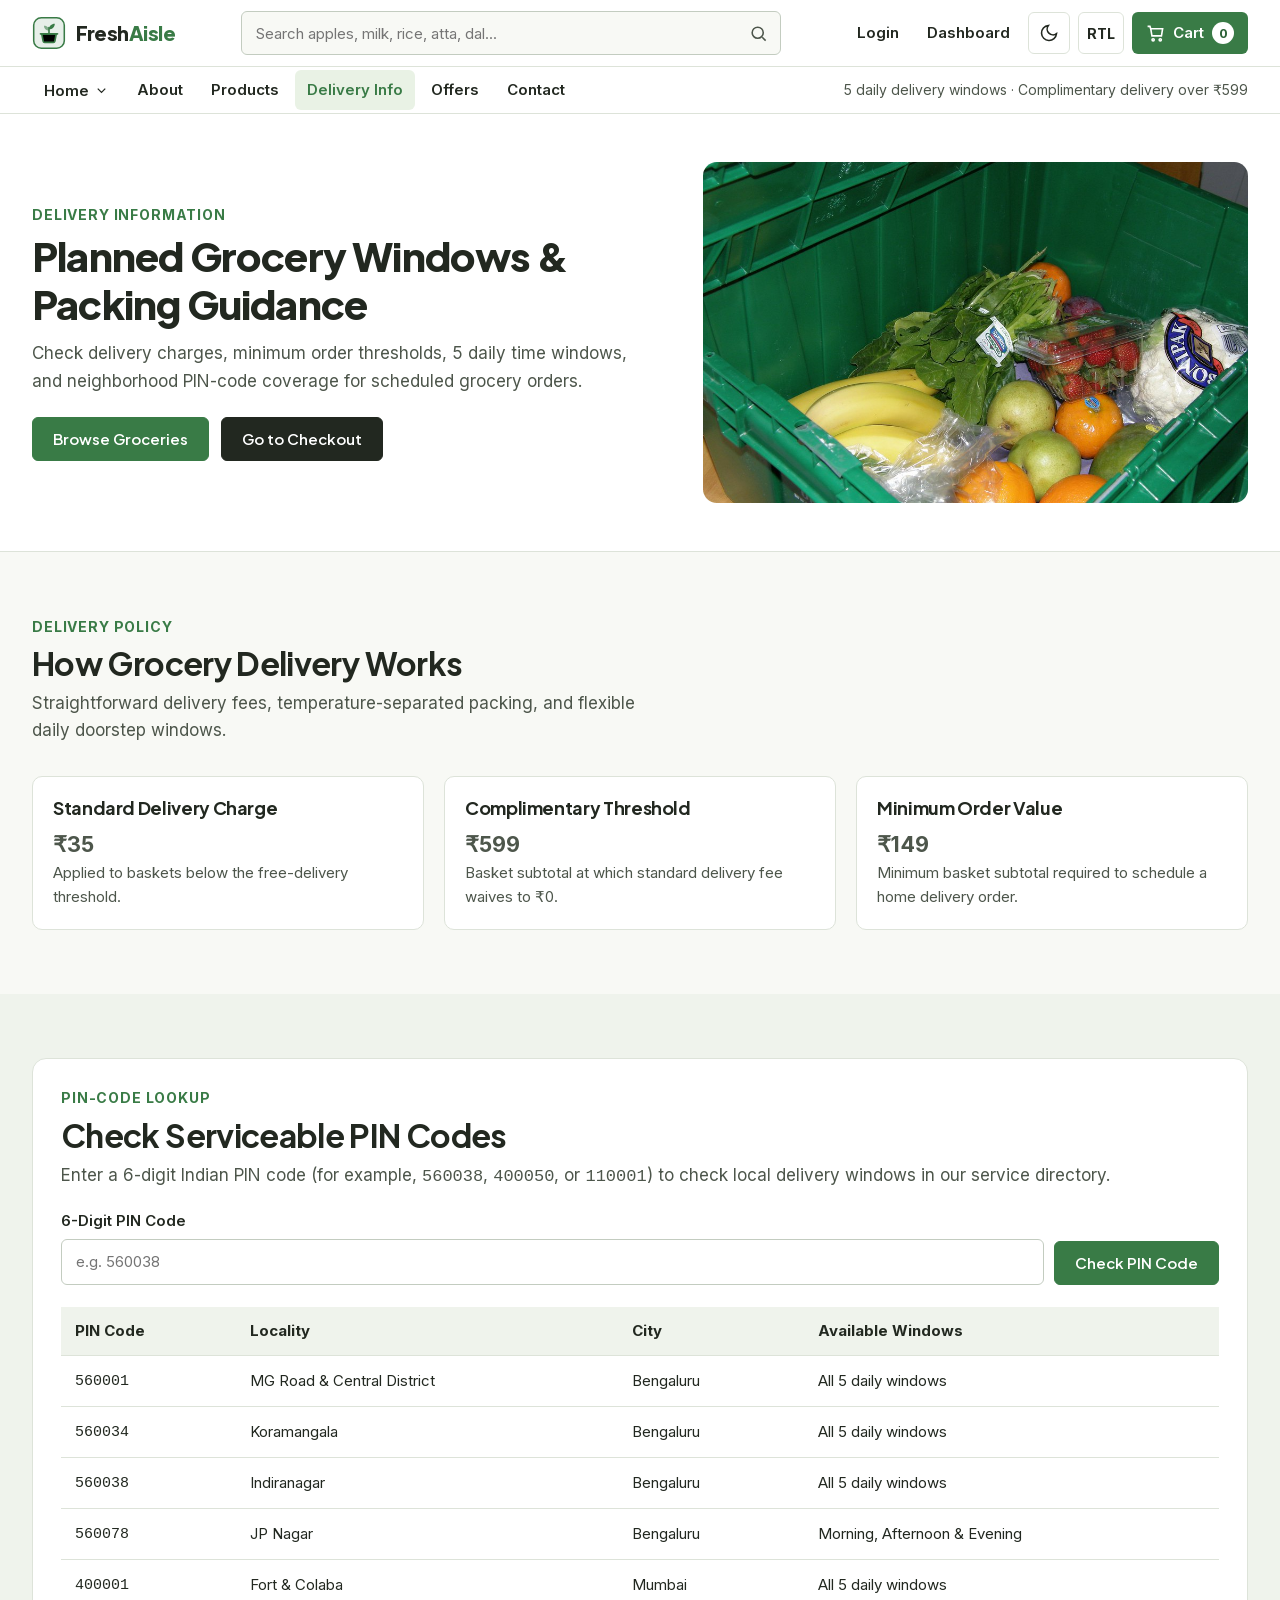
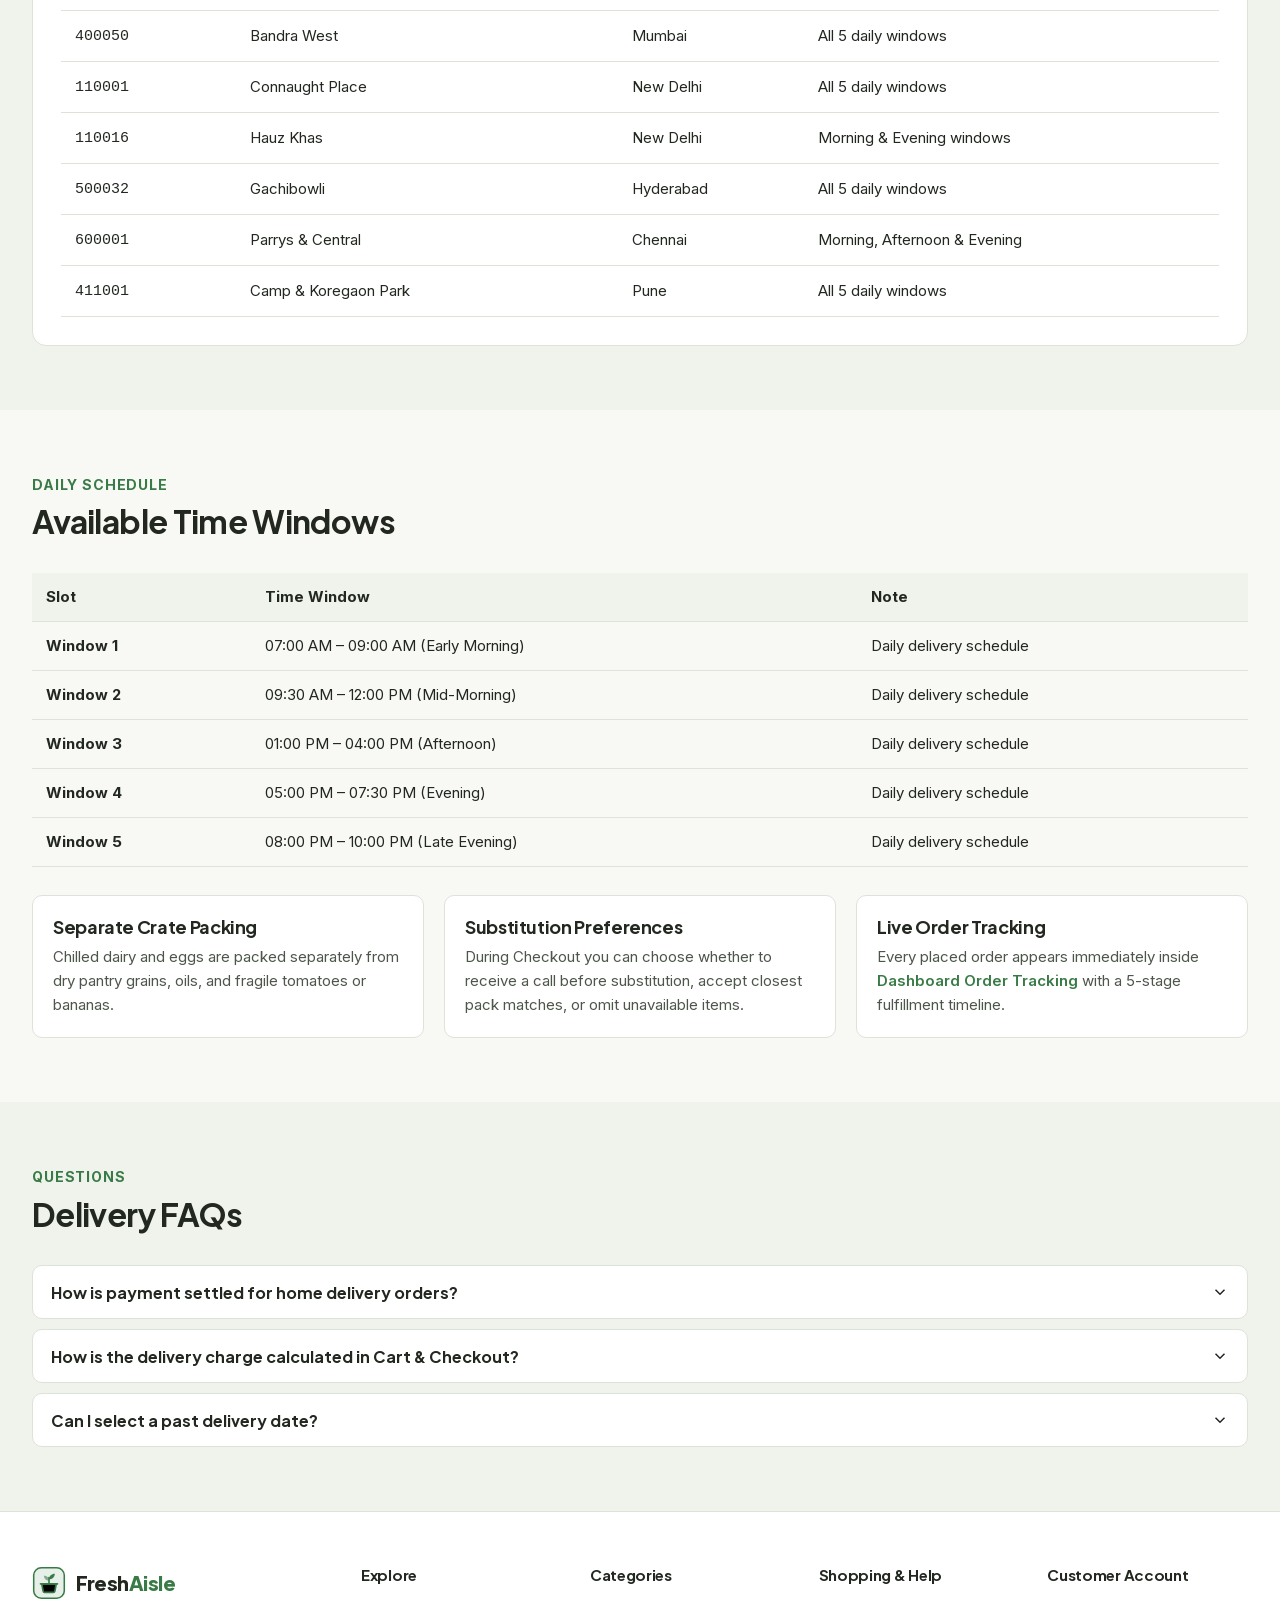
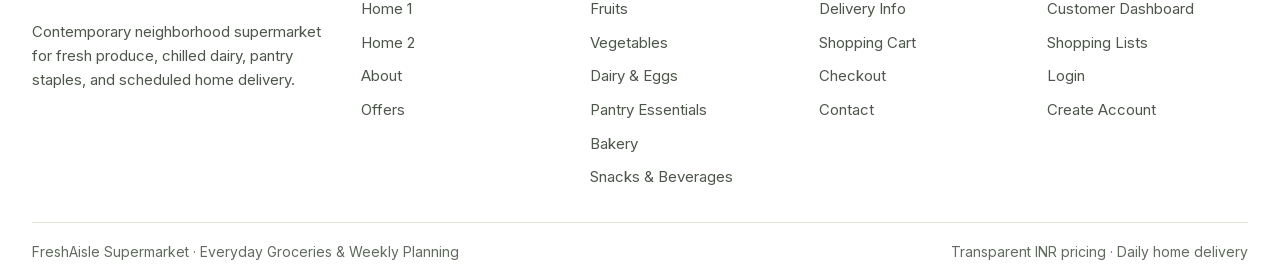
<file: pages/delivery.html>
<!doctype html>
<html lang="en" data-theme="light" dir="ltr">
<head>
  <meta charset="utf-8" />
  <meta name="viewport" content="width=device-width, initial-scale=1" />
  <meta name="site-root" content=".." />
  <title>Delivery Info | FreshAisle</title>
  <meta name="description" content="Check PIN-code delivery coverage, time windows, grocery packing guidance, substitution preferences, and tracking steps at FreshAisle." />
  <link rel="icon" href="../assets/icons/favicon.svg?v=20261126f" type="image/svg+xml" />
  <link rel="stylesheet" href="../assets/css/fonts.css?v=20261126f" />
  <link rel="stylesheet" href="../assets/css/style.css?v=20261126f" />
  <link rel="stylesheet" href="../assets/css/cart.css?v=20261126f" />
  <link rel="stylesheet" href="../assets/css/dark-mode.css?v=20261126f" />
  <link rel="stylesheet" href="../assets/css/rtl.css?v=20261126f" />
  <script>
    (function(){try{var t=localStorage.getItem('freshaisle_theme');var d=localStorage.getItem('freshaisle_dir');if(t==='dark'||t==='light')document.documentElement.setAttribute('data-theme',t);if(d==='rtl'||d==='ltr')document.documentElement.setAttribute('dir',d);}catch(e){}})();
  </script>
</head>
<body data-page="delivery">
  <a class="skip-link" href="#mainContent">Skip to main content</a>

  <header class="site-header">
    <div class="container">
      <div class="header-top">
        <div class="header-left">
          <a class="brand-mark" href="../index.html" aria-label="FreshAisle Home">
            <svg class="brand-mark__icon" viewBox="0 0 40 40" aria-hidden="true"><use href="../assets/icons/brand-mark.svg?v=20261126f#freshaisle-mark"></use></svg>
            <span class="brand-mark__text">Fresh<span>Aisle</span></span>
          </a>
        </div>
        <form class="header-search js-header-search-form" role="search" aria-label="Search groceries">
          <label for="desktopSearchInput" class="sr-only">Search grocery products</label>
          <input id="desktopSearchInput" type="search" placeholder="Search apples, milk, rice, atta, dal..." autocomplete="off" />
          <button type="submit" class="header-search__btn" aria-label="Search">
            <svg viewBox="0 0 24 24" fill="none" stroke="currentColor" stroke-width="2" aria-hidden="true"><circle cx="11" cy="11" r="7"/><path d="M21 21l-4.3-4.3"/></svg>
          </button>
        </form>
        <div class="header-utilities">
          <a class="header-util-link" href="./login.html">Login</a>
          <a class="header-util-link" href="./dashboard.html">Dashboard</a>
          <button type="button" class="icon-control js-theme-toggle" aria-label="Switch to dark mode" aria-pressed="false">
            <svg class="icon-sun" viewBox="0 0 24 24" fill="none" stroke="currentColor" stroke-width="1.9" aria-hidden="true" style="display:none"><circle cx="12" cy="12" r="4"/><path d="M12 2v2m0 16v2M4.93 4.93l1.41 1.41m11.32 11.32 1.41 1.41M2 12h2m16 0h2M4.93 19.07l1.41-1.41m11.32-11.32 1.41-1.41"/></svg>
            <svg class="icon-moon" viewBox="0 0 24 24" fill="none" stroke="currentColor" stroke-width="1.9" aria-hidden="true"><path d="M21 12.8A9 9 0 1 1 11.2 3 7 7 0 0 0 21 12.8Z"/></svg>
          </button>
          <button type="button" class="icon-control js-dir-toggle" aria-label="Switch text direction to RTL" aria-pressed="false">
            <span class="js-dir-label">RTL</span>
          </button>
          <a class="cart-pill" href="./cart.html" aria-label="Shopping Cart">
            <svg viewBox="0 0 24 24" fill="none" stroke="currentColor" stroke-width="2" aria-hidden="true"><path d="M6 6h15l-1.5 9h-12z"/><circle cx="9" cy="20" r="1.4"/><circle cx="18" cy="20" r="1.4"/><path d="M6 6 5 3H2"/></svg>
            <span class="cart-pill__label">Cart</span>
            <span class="cart-pill__count js-cart-count">0</span>
          </a>
          <button type="button" class="mobile-menu-btn" id="mobileMenuOpen" aria-label="Open menu" aria-controls="mobileDrawer" aria-expanded="false">
            <svg viewBox="0 0 24 24" fill="none" stroke="currentColor" stroke-width="2" aria-hidden="true"><path d="M3 6h18M3 12h18M3 18h18"/></svg>
          </button>
        </div>
      </div>
      <div class="mobile-search-bar">
        <form class="header-search js-header-search-form" role="search" aria-label="Mobile grocery search">
          <label for="mobileSearchInput" class="sr-only">Search grocery products</label>
          <input id="mobileSearchInput" type="search" placeholder="Search fruits, vegetables, dairy, pantry..." autocomplete="off" />
          <button type="submit" class="header-search__btn" aria-label="Search">
            <svg viewBox="0 0 24 24" fill="none" stroke="currentColor" stroke-width="2" aria-hidden="true"><circle cx="11" cy="11" r="7"/><path d="M21 21l-4.3-4.3"/></svg>
          </button>
        </form>
      </div>
    </div>
    <div class="header-nav-bar">
      <div class="container header-nav">
        <nav aria-label="Main navigation">
          <ul class="nav-list">
            <li class="nav-dropdown">
              <button type="button" class="nav-dropdown__trigger" aria-expanded="false" aria-haspopup="true">
                <span>Home</span>
                <svg class="nav-dropdown__chevron" viewBox="0 0 24 24" fill="none" stroke="currentColor" stroke-width="2" aria-hidden="true"><path d="M6 9l6 6 6-6"/></svg>
              </button>
              <div class="nav-dropdown__menu" role="menu">
                <a class="nav-dropdown__item" href="../index.html" role="menuitem">Home 1</a>
                <a class="nav-dropdown__item" href="./home2.html" role="menuitem">Home 2</a>
              </div>
            </li>
            <li><a class="nav-link" href="./about.html">About</a></li>
            <li><a class="nav-link" href="./products.html">Products</a></li>
            <li><a class="nav-link is-active" href="./delivery.html">Delivery Info</a></li>
            <li><a class="nav-link" href="./offers.html">Offers</a></li>
            <li><a class="nav-link" href="./contact.html">Contact</a></li>
          </ul>
        </nav>
        <p class="header-delivery-hint">5 daily delivery windows · Complimentary delivery over ₹599</p>
      </div>
    </div>
  </header>

  <div class="drawer-backdrop" id="drawerBackdrop" aria-hidden="true"></div>
  <aside class="mobile-drawer" id="mobileDrawer" aria-label="Mobile Navigation" aria-hidden="true">
    <div class="mobile-drawer__head">
      <a class="brand-mark" href="../index.html">
        <svg class="brand-mark__icon" viewBox="0 0 40 40" aria-hidden="true"><use href="../assets/icons/brand-mark.svg?v=20261126f#freshaisle-mark"></use></svg>
        <span class="brand-mark__text">Fresh<span>Aisle</span></span>
      </a>
      <button type="button" class="mobile-drawer__close" id="mobileMenuClose" aria-label="Close navigation menu">
        <svg viewBox="0 0 24 24" fill="none" stroke="currentColor" stroke-width="2" aria-hidden="true"><path d="M6 6l12 12M18 6L6 18"/></svg>
      </button>
    </div>
    <div class="mobile-drawer__body">
      <div>
        <p class="mobile-drawer__group-label">Storefront</p>
        <nav class="mobile-drawer__nav">
          <a class="mobile-drawer__link" href="../index.html">Home 1</a>
          <a class="mobile-drawer__link" href="./home2.html">Home 2</a>
          <a class="mobile-drawer__link" href="./about.html">About</a>
          <a class="mobile-drawer__link" href="./products.html">Products</a>
          <a class="mobile-drawer__link" href="./offers.html">Offers</a>
          <a class="mobile-drawer__link is-active" href="./delivery.html">Delivery Info</a>
          <a class="mobile-drawer__link" href="./contact.html">Contact</a>
        </nav>
      </div>
      <div>
        <p class="mobile-drawer__group-label">Customer</p>
        <nav class="mobile-drawer__nav">
          <a class="mobile-drawer__link" href="./dashboard.html">Dashboard</a>
          <a class="mobile-drawer__link" href="./cart.html">Cart</a>
          <a class="mobile-drawer__link" href="./login.html">Login</a>
          <a class="mobile-drawer__link" href="./signup.html">Create Account</a>
        </nav>
      </div>
      <div class="mobile-drawer__tools">
        <button type="button" class="icon-control js-theme-toggle" aria-label="Switch to dark mode" aria-pressed="false">
          <svg class="icon-sun" viewBox="0 0 24 24" fill="none" stroke="currentColor" stroke-width="1.9" aria-hidden="true" style="display:none"><circle cx="12" cy="12" r="4"/><path d="M12 2v2m0 16v2M4.93 4.93l1.41 1.41m11.32 11.32 1.41 1.41M2 12h2m16 0h2M4.93 19.07l1.41-1.41m11.32-11.32 1.41-1.41"/></svg>
          <svg class="icon-moon" viewBox="0 0 24 24" fill="none" stroke="currentColor" stroke-width="1.9" aria-hidden="true"><path d="M21 12.8A9 9 0 1 1 11.2 3 7 7 0 0 0 21 12.8Z"/></svg>
        </button>
        <button type="button" class="icon-control js-dir-toggle" aria-label="Switch text direction to RTL" aria-pressed="false">
          <span class="js-dir-label">RTL</span>
        </button>
      </div>
    </div>
  </aside>

  <main id="mainContent">
    <section class="page-hero page-hero--banner-mobile">
      <div class="container page-hero--split">
        <div class="page-hero__content">
          <p class="section-kicker">Delivery Information</p>
          <h1 class="page-hero__title">Planned Grocery Windows &amp; Packing Guidance</h1>
          <p class="page-hero__lead">Check delivery charges, minimum order thresholds, 5 daily time windows, and neighborhood PIN-code coverage for scheduled grocery orders.</p>
          <div class="hero-actions">
            <a class="btn btn--primary" href="./products.html">Browse Groceries</a>
            <a class="btn btn--outline btn--delivery-checkout" href="./checkout.html">Go to Checkout</a>
          </div>
        </div>
        <div class="page-hero__media">
          <img src="../assets/images/lifestyle/delivery-packing.jpg" alt="Fresh groceries packed into sturdy paper bags for home delivery" width="1000" height="625" />
        </div>
      </div>
    </section>

    <!-- How Delivery Works & Configurable Rules -->
    <section class="section">
      <div class="container">
        <div class="section-head">
          <div class="section-head__copy">
            <p class="section-kicker">Delivery Policy</p>
            <h2 class="section-title">How Grocery Delivery Works</h2>
            <p class="section-lead">Straightforward delivery fees, temperature-separated packing, and flexible daily doorstep windows.</p>
          </div>
        </div>
        <div class="info-card-grid">
          <article class="info-card">
            <h3>Standard Delivery Charge</h3>
            <p><strong id="delivFeeVal" style="font-size:1.35rem">₹35</strong><br />Applied to baskets below the free-delivery threshold.</p>
          </article>
          <article class="info-card">
            <h3>Complimentary Threshold</h3>
            <p><strong id="delivThresholdVal" style="font-size:1.35rem">₹599</strong><br />Basket subtotal at which standard delivery fee waives to ₹0.</p>
          </article>
          <article class="info-card">
            <h3>Minimum Order Value</h3>
            <p><strong id="delivMinOrderVal" style="font-size:1.35rem">₹149</strong><br />Minimum basket subtotal required to schedule a home delivery order.</p>
          </article>
        </div>
      </div>
    </section>

    <!-- PIN-code Checker -->
    <section class="section section--muted">
      <div class="container">
        <div class="surface-card">
          <p class="section-kicker">PIN-Code Lookup</p>
          <h2 class="section-title">Check Serviceable PIN Codes</h2>
          <p class="section-lead" style="margin-bottom:18px">Enter a 6-digit Indian PIN code (for example, <code>560038</code>, <code>400050</code>, or <code>110001</code>) to check local delivery windows in our service directory.</p>

          <form id="pinCheckForm" class="pin-checker-box" novalidate>
            <div class="form-field">
              <label for="pinCheckInput" class="form-label">6-Digit PIN Code</label>
              <input id="pinCheckInput" type="text" class="form-input" inputmode="numeric" maxlength="6" placeholder="e.g. 560038" />
            </div>
            <button type="submit" class="btn btn--primary">Check PIN Code</button>
          </form>
          <div id="pinCheckResult" class="pin-result" hidden role="status" aria-live="polite"></div>

          <div class="delivery-table-wrap" style="margin-top:22px">
            <table class="clean-table">
              <thead>
                <tr><th>PIN Code</th><th>Locality</th><th>City</th><th>Available Windows</th></tr>
              </thead>
              <tbody id="delivSamplePinsBody"></tbody>
            </table>
          </div>
        </div>
      </div>
    </section>

    <!-- Delivery Windows & Packing Guidance -->
    <section class="section">
      <div class="container">
        <div class="section-head">
          <div class="section-head__copy">
            <p class="section-kicker">Daily Schedule</p>
            <h2 class="section-title">Available Time Windows</h2>
          </div>
        </div>
        <div class="delivery-table-wrap">
          <table class="clean-table">
            <thead>
              <tr><th>Slot</th><th>Time Window</th><th>Note</th></tr>
            </thead>
            <tbody id="delivSlotsTableBody"></tbody>
          </table>
        </div>

        <div class="info-card-grid" style="margin-top:28px">
          <article class="info-card">
            <h3>Separate Crate Packing</h3>
            <p>Chilled dairy and eggs are packed separately from dry pantry grains, oils, and fragile tomatoes or bananas.</p>
          </article>
          <article class="info-card">
            <h3>Substitution Preferences</h3>
            <p>During Checkout you can choose whether to receive a call before substitution, accept closest pack matches, or omit unavailable items.</p>
          </article>
          <article class="info-card">
            <h3>Live Order Tracking</h3>
            <p>Every placed order appears immediately inside <a class="text-link" href="./dashboard.html#track">Dashboard Order Tracking</a> with a 5-stage fulfillment timeline.</p>
          </article>
        </div>
      </div>
    </section>

    <!-- Delivery FAQs -->
    <section class="section section--muted">
      <div class="container">
        <div class="section-head">
          <div class="section-head__copy">
            <p class="section-kicker">Questions</p>
            <h2 class="section-title">Delivery FAQs</h2>
          </div>
        </div>
        <div class="faq-list">
          <div class="faq-item">
            <button type="button" class="faq-trigger" aria-expanded="false" aria-controls="dfaq1">
              <span>How is payment settled for home delivery orders?</span>
              <svg viewBox="0 0 24 24" fill="none" stroke="currentColor" stroke-width="2" aria-hidden="true"><path d="M6 9l6 6 6-6"/></svg>
            </button>
            <div class="faq-panel" id="dfaq1" hidden>All scheduled orders use Pay on Delivery so you can settle by cash or UPI at your doorstep without entering online card details.</div>
          </div>
          <div class="faq-item">
            <button type="button" class="faq-trigger" aria-expanded="false" aria-controls="dfaq2">
              <span>How is the delivery charge calculated in Cart &amp; Checkout?</span>
              <svg viewBox="0 0 24 24" fill="none" stroke="currentColor" stroke-width="2" aria-hidden="true"><path d="M6 9l6 6 6-6"/></svg>
            </button>
            <div class="faq-panel" id="dfaq2" hidden>When your basket subtotal is below ₹599, a standard ₹35 fee is added. At or above ₹599, delivery becomes ₹0 automatically.</div>
          </div>
          <div class="faq-item">
            <button type="button" class="faq-trigger" aria-expanded="false" aria-controls="dfaq3">
              <span>Can I select a past delivery date?</span>
              <svg viewBox="0 0 24 24" fill="none" stroke="currentColor" stroke-width="2" aria-hidden="true"><path d="M6 9l6 6 6-6"/></svg>
            </button>
            <div class="faq-panel" id="dfaq3" hidden>No. Checkout requires today or a future date along with a valid 6-digit PIN code and 10-digit mobile number before confirming your order.</div>
          </div>
        </div>
      </div>
    </section>
  </main>

  <footer class="site-footer">
    <div class="container">
      <div class="footer-grid">
        <div>
          <a class="brand-mark" href="../index.html">
            <svg class="brand-mark__icon" viewBox="0 0 40 40" aria-hidden="true"><use href="../assets/icons/brand-mark.svg?v=20261126f#freshaisle-mark"></use></svg>
            <span class="brand-mark__text">Fresh<span>Aisle</span></span>
          </a>
          <p class="footer-brand-desc">Contemporary neighborhood supermarket for fresh produce, chilled dairy, pantry staples, and scheduled home delivery.</p>
        </div>
        <div>
          <h3 class="footer-col__title">Explore</h3>
          <ul class="footer-links">
            <li><a href="../index.html">Home 1</a></li>
            <li><a href="./home2.html">Home 2</a></li>
            <li><a href="./about.html">About</a></li>
            <li><a href="./offers.html">Offers</a></li>
          </ul>
        </div>
        <div>
          <h3 class="footer-col__title">Categories</h3>
          <ul class="footer-links">
            <li><a href="./products.html?category=fruits">Fruits</a></li>
            <li><a href="./products.html?category=vegetables">Vegetables</a></li>
            <li><a href="./products.html?category=dairy">Dairy &amp; Eggs</a></li>
            <li><a href="./products.html?category=pantry">Pantry Essentials</a></li>
            <li><a href="./products.html?category=bakery">Bakery</a></li>
            <li><a href="./products.html?category=beverages">Snacks &amp; Beverages</a></li>
          </ul>
        </div>
        <div>
          <h3 class="footer-col__title">Shopping &amp; Help</h3>
          <ul class="footer-links">
            <li><a href="./delivery.html">Delivery Info</a></li>
            <li><a href="./cart.html">Shopping Cart</a></li>
            <li><a href="./checkout.html">Checkout</a></li>
            <li><a href="./contact.html">Contact</a></li>
          </ul>
        </div>
        <div>
          <h3 class="footer-col__title">Customer Account</h3>
          <ul class="footer-links">
            <li><a href="./dashboard.html">Customer Dashboard</a></li>
            <li><a href="./dashboard.html#lists">Shopping Lists</a></li>
            <li><a href="./login.html">Login</a></li>
            <li><a href="./signup.html">Create Account</a></li>
          </ul>
        </div>
      </div>
      <div class="footer-bottom">
        <span>FreshAisle Supermarket · Everyday Groceries &amp; Weekly Planning</span>
        <span>Transparent INR pricing · Daily home delivery</span>
      </div>
    </div>
  </footer>

  <button type="button" class="back-to-top" id="backToTop" aria-label="Back to top">
    <svg viewBox="0 0 24 24" fill="none" stroke="currentColor" stroke-width="2" aria-hidden="true"><path d="M18 15l-6-6-6 6"/></svg>
  </button>

  <script defer src="../assets/js/site-config.js?v=20261126f"></script>
  <script defer src="../assets/js/products-data.js?v=20261126f"></script>
  <script defer src="../assets/js/store.js?v=20261126f"></script>
  <script defer src="../assets/js/main.js?v=20261126f"></script>
  <script defer src="../assets/js/pages.js?v=20261126f"></script>
</body>
</html>
</file>
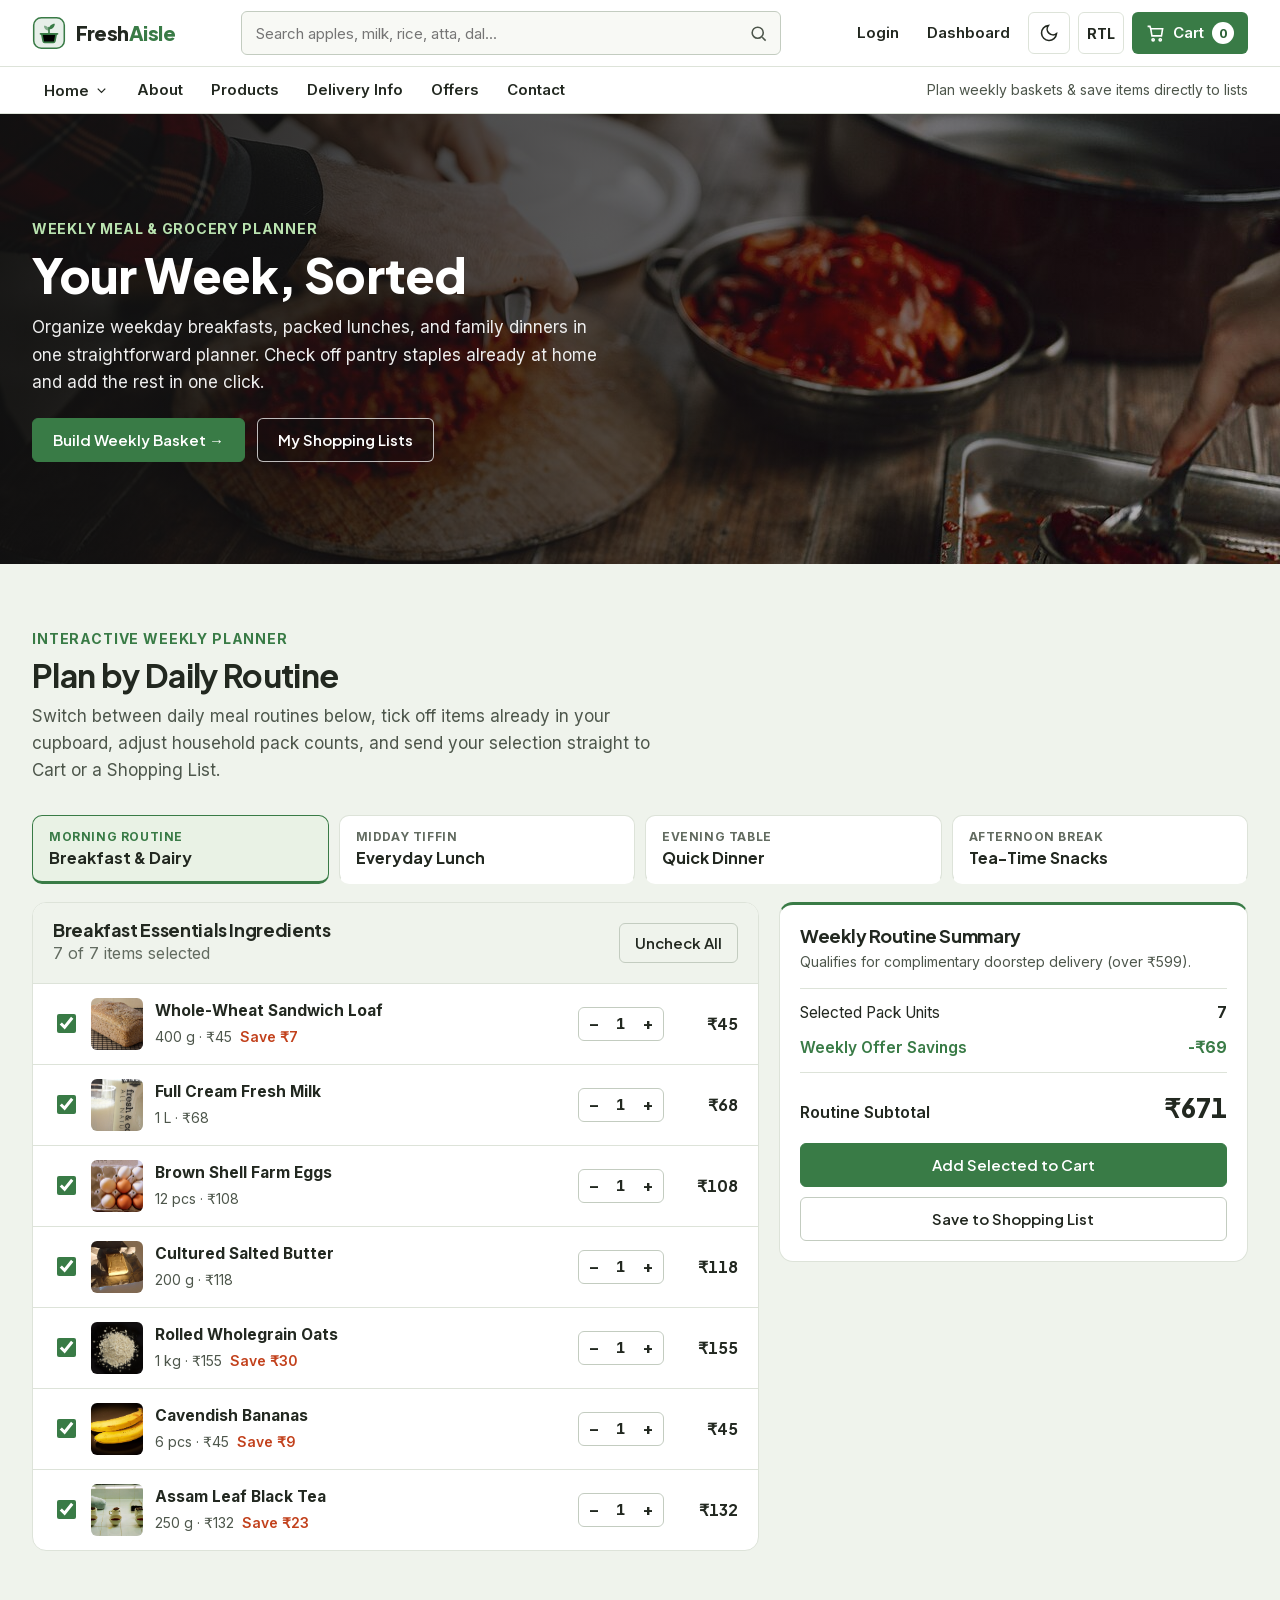
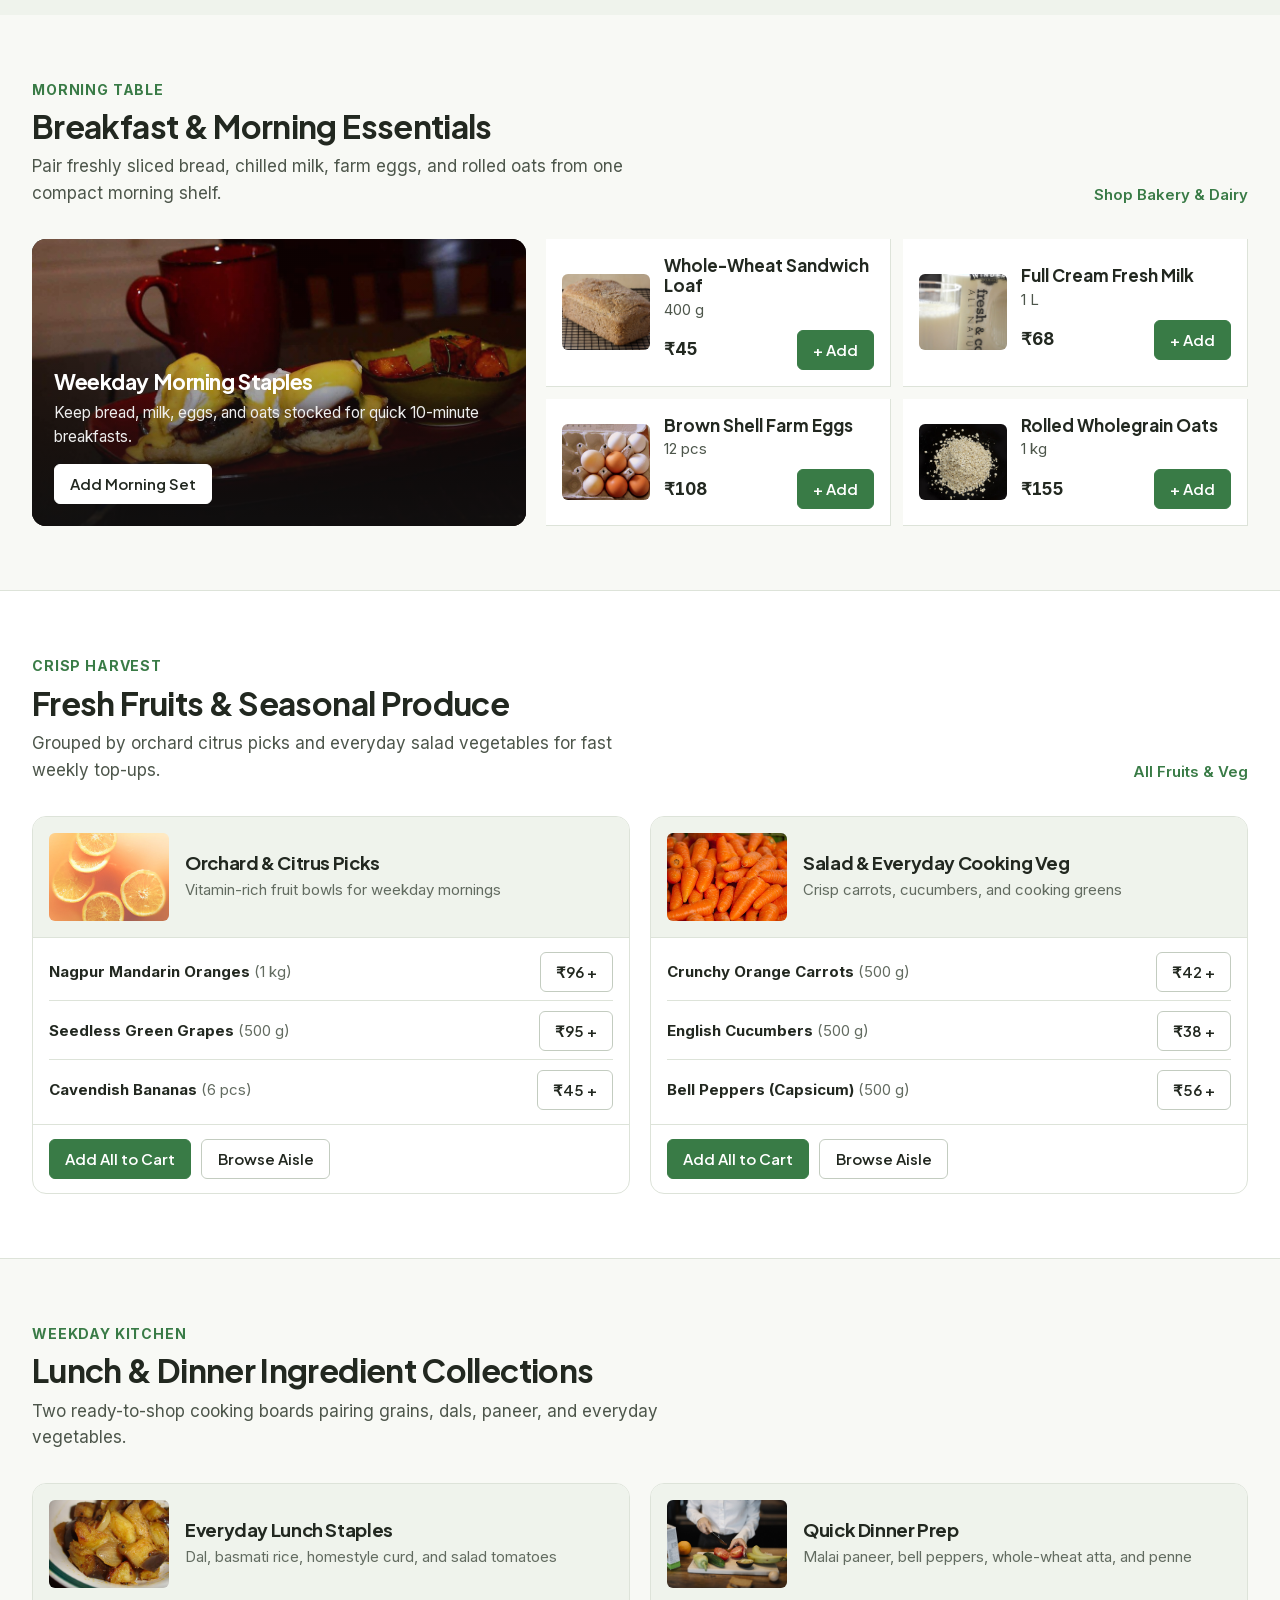
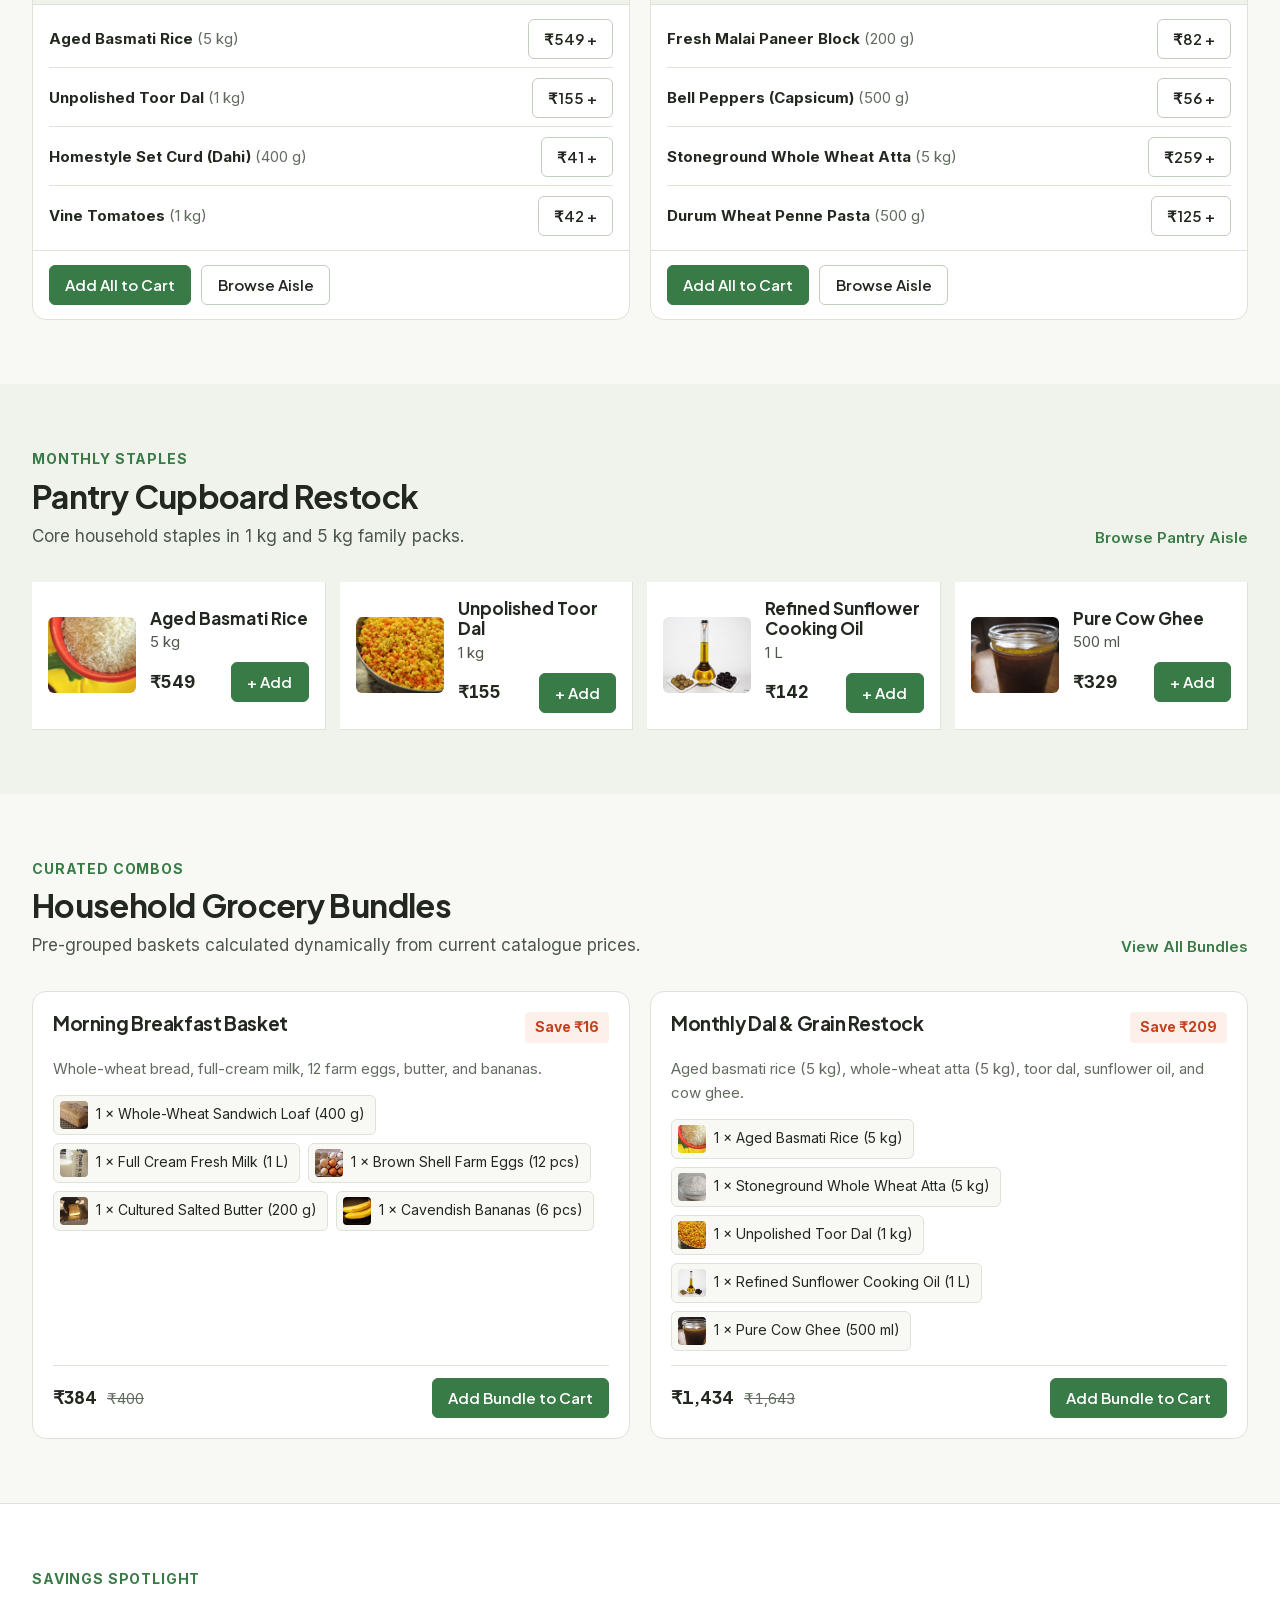
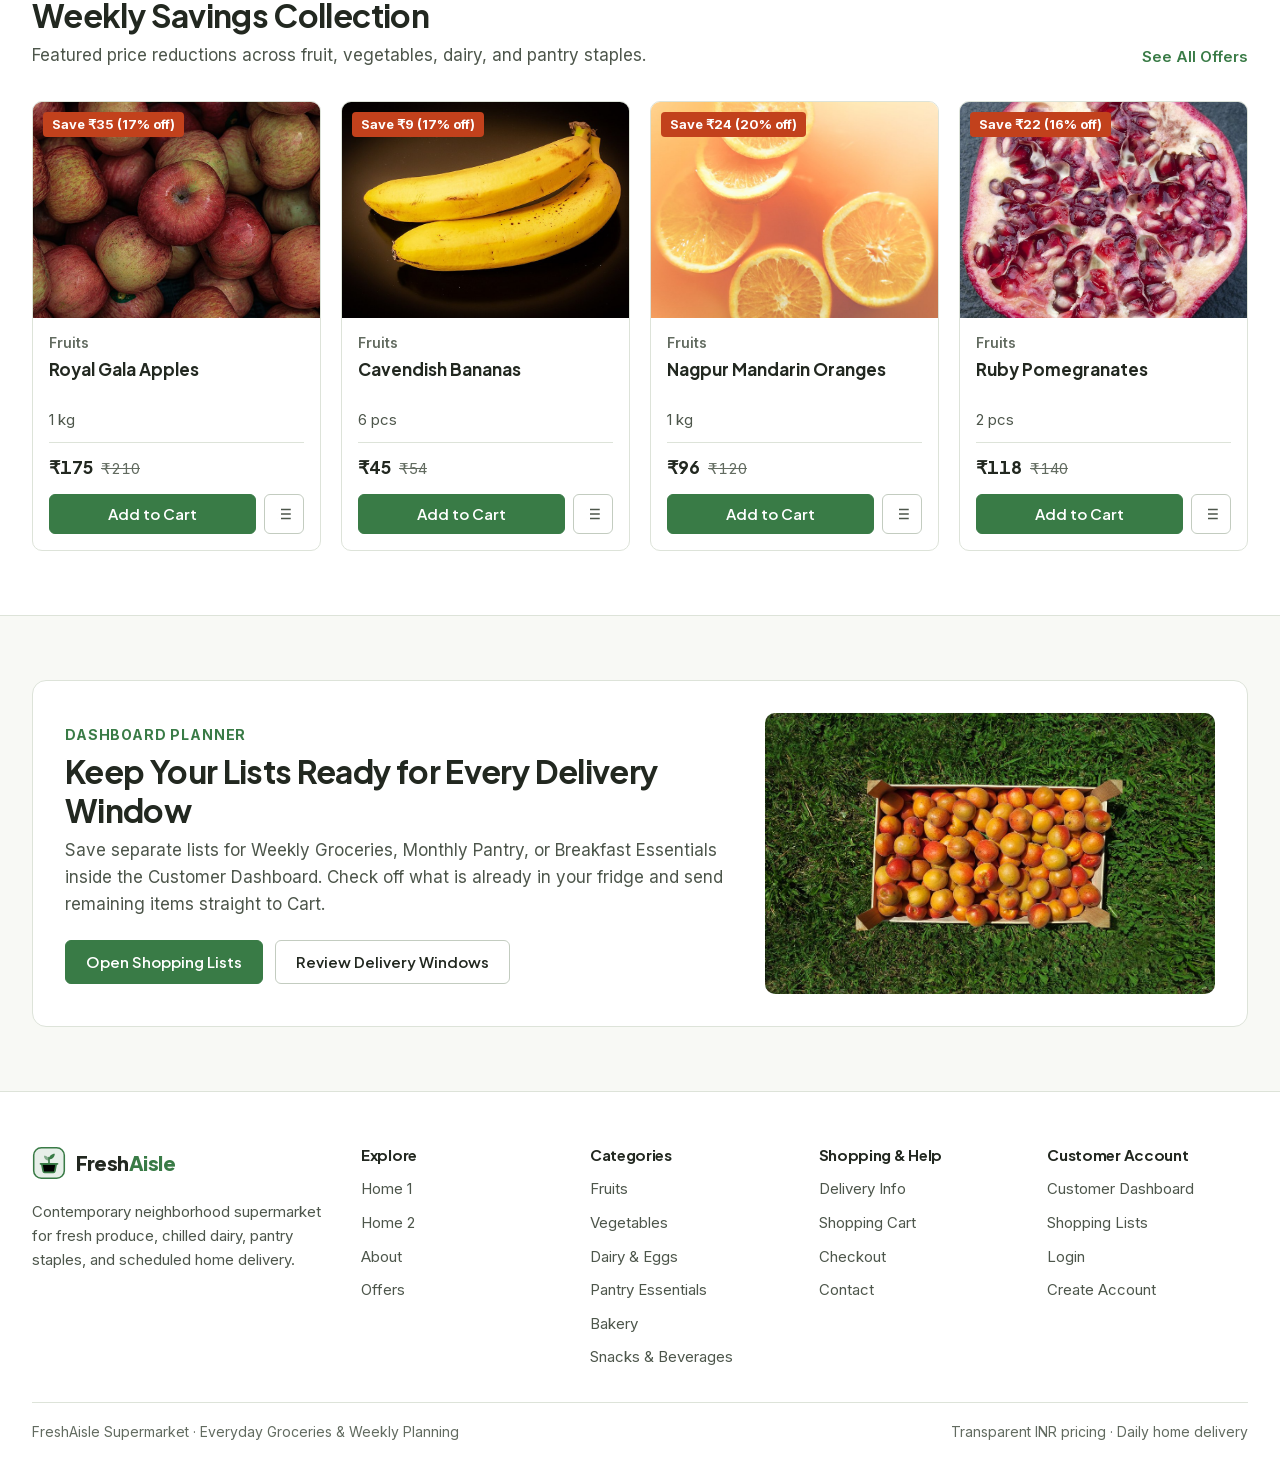
<file: pages/home2.html>
<!doctype html>
<html lang="en" data-theme="light" dir="ltr">
<head>
  <meta charset="utf-8" />
  <meta name="viewport" content="width=device-width, initial-scale=1" />
  <meta name="site-root" content=".." />
  <title>Your Week, Sorted — Home 2 | FreshAisle</title>
  <meta name="description" content="Organize weekly grocery shopping with FreshAisle's interactive basket builder, meal ingredient collections, household bundles, and list planner." />
  <link rel="icon" href="../assets/icons/favicon.svg?v=20261126f" type="image/svg+xml" />
  <link rel="stylesheet" href="../assets/css/fonts.css?v=20261126f" />
  <link rel="stylesheet" href="../assets/css/style.css?v=20261126f" />
  <link rel="stylesheet" href="../assets/css/products.css?v=20261126f" />
  <link rel="stylesheet" href="../assets/css/dark-mode.css?v=20261126f" />
  <link rel="stylesheet" href="../assets/css/rtl.css?v=20261126f" />
  <script>
    (function(){try{var t=localStorage.getItem('freshaisle_theme');var d=localStorage.getItem('freshaisle_dir');if(t==='dark'||t==='light')document.documentElement.setAttribute('data-theme',t);if(d==='rtl'||d==='ltr')document.documentElement.setAttribute('dir',d);}catch(e){}})();
  </script>
</head>
<body data-page="home2">
  <a class="skip-link" href="#mainContent">Skip to main content</a>

  <header class="site-header">
    <div class="container">
      <div class="header-top">
        <div class="header-left">
          <a class="brand-mark" href="../index.html" aria-label="FreshAisle Home">
            <svg class="brand-mark__icon" viewBox="0 0 40 40" aria-hidden="true"><use href="../assets/icons/brand-mark.svg?v=20261126f#freshaisle-mark"></use></svg>
            <span class="brand-mark__text">Fresh<span>Aisle</span></span>
          </a>
        </div>
        <form class="header-search js-header-search-form" role="search" aria-label="Search groceries">
          <label for="desktopSearchInput" class="sr-only">Search grocery products</label>
          <input id="desktopSearchInput" type="search" placeholder="Search apples, milk, rice, atta, dal..." autocomplete="off" />
          <button type="submit" class="header-search__btn" aria-label="Search">
            <svg viewBox="0 0 24 24" fill="none" stroke="currentColor" stroke-width="2" aria-hidden="true"><circle cx="11" cy="11" r="7"/><path d="M21 21l-4.3-4.3"/></svg>
          </button>
        </form>
        <div class="header-utilities">
          <a class="header-util-link" href="./login.html">Login</a>
          <a class="header-util-link" href="./dashboard.html">Dashboard</a>
          <button type="button" class="icon-control js-theme-toggle" aria-label="Switch to dark mode" aria-pressed="false">
            <svg class="icon-sun" viewBox="0 0 24 24" fill="none" stroke="currentColor" stroke-width="1.9" aria-hidden="true" style="display:none"><circle cx="12" cy="12" r="4"/><path d="M12 2v2m0 16v2M4.93 4.93l1.41 1.41m11.32 11.32 1.41 1.41M2 12h2m16 0h2M4.93 19.07l1.41-1.41m11.32-11.32 1.41-1.41"/></svg>
            <svg class="icon-moon" viewBox="0 0 24 24" fill="none" stroke="currentColor" stroke-width="1.9" aria-hidden="true"><path d="M21 12.8A9 9 0 1 1 11.2 3 7 7 0 0 0 21 12.8Z"/></svg>
          </button>
          <button type="button" class="icon-control js-dir-toggle" aria-label="Switch text direction to RTL" aria-pressed="false">
            <span class="js-dir-label">RTL</span>
          </button>
          <a class="cart-pill" href="./cart.html" aria-label="Shopping Cart">
            <svg viewBox="0 0 24 24" fill="none" stroke="currentColor" stroke-width="2" aria-hidden="true"><path d="M6 6h15l-1.5 9h-12z"/><circle cx="9" cy="20" r="1.4"/><circle cx="18" cy="20" r="1.4"/><path d="M6 6 5 3H2"/></svg>
            <span class="cart-pill__label">Cart</span>
            <span class="cart-pill__count js-cart-count">0</span>
          </a>
          <button type="button" class="mobile-menu-btn" id="mobileMenuOpen" aria-label="Open menu" aria-controls="mobileDrawer" aria-expanded="false">
            <svg viewBox="0 0 24 24" fill="none" stroke="currentColor" stroke-width="2" aria-hidden="true"><path d="M3 6h18M3 12h18M3 18h18"/></svg>
          </button>
        </div>
      </div>
      <div class="mobile-search-bar">
        <form class="header-search js-header-search-form" role="search" aria-label="Mobile grocery search">
          <label for="mobileSearchInput" class="sr-only">Search grocery products</label>
          <input id="mobileSearchInput" type="search" placeholder="Search fruits, vegetables, dairy, pantry..." autocomplete="off" />
          <button type="submit" class="header-search__btn" aria-label="Search">
            <svg viewBox="0 0 24 24" fill="none" stroke="currentColor" stroke-width="2" aria-hidden="true"><circle cx="11" cy="11" r="7"/><path d="M21 21l-4.3-4.3"/></svg>
          </button>
        </form>
      </div>
    </div>
    <div class="header-nav-bar">
      <div class="container header-nav">
        <nav aria-label="Main navigation">
          <ul class="nav-list">
            <li class="nav-dropdown">
              <button type="button" class="nav-dropdown__trigger" aria-expanded="false" aria-haspopup="true">
                <span>Home</span>
                <svg class="nav-dropdown__chevron" viewBox="0 0 24 24" fill="none" stroke="currentColor" stroke-width="2" aria-hidden="true"><path d="M6 9l6 6 6-6"/></svg>
              </button>
              <div class="nav-dropdown__menu" role="menu">
                <a class="nav-dropdown__item" href="../index.html" role="menuitem">Home 1</a>
                <a class="nav-dropdown__item is-active" href="./home2.html" role="menuitem">Home 2</a>
              </div>
            </li>
            <li><a class="nav-link" href="./about.html">About</a></li>
            <li><a class="nav-link" href="./products.html">Products</a></li>
            <li><a class="nav-link" href="./delivery.html">Delivery Info</a></li>
            <li><a class="nav-link" href="./offers.html">Offers</a></li>
            <li><a class="nav-link" href="./contact.html">Contact</a></li>
          </ul>
        </nav>
        <p class="header-delivery-hint">Plan weekly baskets &amp; save items directly to lists</p>
      </div>
    </div>
  </header>

  <div class="drawer-backdrop" id="drawerBackdrop" aria-hidden="true"></div>
  <aside class="mobile-drawer" id="mobileDrawer" aria-label="Mobile Navigation" aria-hidden="true">
    <div class="mobile-drawer__head">
      <a class="brand-mark" href="../index.html">
        <svg class="brand-mark__icon" viewBox="0 0 40 40" aria-hidden="true"><use href="../assets/icons/brand-mark.svg?v=20261126f#freshaisle-mark"></use></svg>
        <span class="brand-mark__text">Fresh<span>Aisle</span></span>
      </a>
      <button type="button" class="mobile-drawer__close" id="mobileMenuClose" aria-label="Close navigation menu">
        <svg viewBox="0 0 24 24" fill="none" stroke="currentColor" stroke-width="2" aria-hidden="true"><path d="M6 6l12 12M18 6L6 18"/></svg>
      </button>
    </div>
    <div class="mobile-drawer__body">
      <div>
        <p class="mobile-drawer__group-label">Storefront</p>
        <nav class="mobile-drawer__nav">
          <a class="mobile-drawer__link" href="../index.html">Home 1</a>
          <a class="mobile-drawer__link is-active" href="./home2.html">Home 2</a>
          <a class="mobile-drawer__link" href="./about.html">About</a>
          <a class="mobile-drawer__link" href="./products.html">Products</a>
          <a class="mobile-drawer__link" href="./offers.html">Offers</a>
          <a class="mobile-drawer__link" href="./delivery.html">Delivery Info</a>
          <a class="mobile-drawer__link" href="./contact.html">Contact</a>
        </nav>
      </div>
      <div>
        <p class="mobile-drawer__group-label">Customer</p>
        <nav class="mobile-drawer__nav">
          <a class="mobile-drawer__link" href="./dashboard.html">Dashboard</a>
          <a class="mobile-drawer__link" href="./cart.html">Cart</a>
          <a class="mobile-drawer__link" href="./login.html">Login</a>
          <a class="mobile-drawer__link" href="./signup.html">Create Account</a>
        </nav>
      </div>
      <div class="mobile-drawer__tools">
        <button type="button" class="icon-control js-theme-toggle" aria-label="Switch to dark mode" aria-pressed="false">
          <svg class="icon-sun" viewBox="0 0 24 24" fill="none" stroke="currentColor" stroke-width="1.9" aria-hidden="true" style="display:none"><circle cx="12" cy="12" r="4"/><path d="M12 2v2m0 16v2M4.93 4.93l1.41 1.41m11.32 11.32 1.41 1.41M2 12h2m16 0h2M4.93 19.07l1.41-1.41m11.32-11.32 1.41-1.41"/></svg>
          <svg class="icon-moon" viewBox="0 0 24 24" fill="none" stroke="currentColor" stroke-width="1.9" aria-hidden="true"><path d="M21 12.8A9 9 0 1 1 11.2 3 7 7 0 0 0 21 12.8Z"/></svg>
        </button>
        <button type="button" class="icon-control js-dir-toggle" aria-label="Switch text direction to RTL" aria-pressed="false">
          <span class="js-dir-label">RTL</span>
        </button>
      </div>
    </div>
  </aside>

  <main id="mainContent">
    <!-- 1. Home 2 Conventional Full-Width Weekly Planning Banner -->
    <section class="home2-banner" aria-label="Weekly Meal and Grocery Planner">
      <div class="home2-banner__bg">
        <img src="../assets/images/lifestyle/home2-hero.jpg" alt="Kitchen counter prepared with fresh vegetables and daily cooking ingredients" width="1200" height="800" />
      </div>
      <div class="home2-banner__scrim" aria-hidden="true"></div>
      <div class="container home2-banner__inner">
        <div class="home2-banner__content">
          <span class="hero-eyebrow">Weekly Meal &amp; Grocery Planner</span>
          <h1 class="home2-banner__title">Your Week, Sorted</h1>
          <p class="home2-banner__lead">Organize weekday breakfasts, packed lunches, and family dinners in one straightforward planner. Check off pantry staples already at home and add the rest in one click.</p>
          <div class="hero-actions">
            <a class="btn btn--primary" href="#weeklyBuilder">Build Weekly Basket &rarr;</a>
            <a class="btn btn--light-outline" href="./dashboard.html#lists">My Shopping Lists</a>
          </div>
        </div>
      </div>
    </section>

    <!-- 2. Weekly Routine Planner & Basket Ledger -->
    <section class="section section--muted" id="weeklyBuilder">
      <div class="container">
        <div class="section-head">
          <div class="section-head__copy">
            <p class="section-kicker">Interactive Weekly Planner</p>
            <h2 class="section-title">Plan by Daily Routine</h2>
            <p class="section-lead">Switch between daily meal routines below, tick off items already in your cupboard, adjust household pack counts, and send your selection straight to Cart or a Shopping List.</p>
          </div>
        </div>

        <div class="meal-plan-strip" id="home2BuilderTabs" role="tablist" aria-label="Daily meal routines">
          <button type="button" class="meal-plan-tab is-active" data-meal-tab="breakfast" aria-pressed="true">
            <span class="meal-plan-tab__time">Morning Routine</span>
            <span class="meal-plan-tab__name">Breakfast &amp; Dairy</span>
          </button>
          <button type="button" class="meal-plan-tab" data-meal-tab="lunch" aria-pressed="false">
            <span class="meal-plan-tab__time">Midday Tiffin</span>
            <span class="meal-plan-tab__name">Everyday Lunch</span>
          </button>
          <button type="button" class="meal-plan-tab" data-meal-tab="dinner" aria-pressed="false">
            <span class="meal-plan-tab__time">Evening Table</span>
            <span class="meal-plan-tab__name">Quick Dinner</span>
          </button>
          <button type="button" class="meal-plan-tab" data-meal-tab="teatime" aria-pressed="false">
            <span class="meal-plan-tab__time">Afternoon Break</span>
            <span class="meal-plan-tab__name">Tea-Time Snacks</span>
          </button>
        </div>

        <div class="planner-sheet">
          <div class="planner-ledger">
            <div class="planner-ledger__head">
              <div>
                <h3 class="planner-ledger__title" id="home2BuilderRoutineTitle">Routine Ingredients</h3>
                <p class="text-muted" id="home2BuilderCount">0 items selected</p>
              </div>
              <button type="button" class="btn btn--outline btn--sm" id="home2BuilderToggleAll">Uncheck All</button>
            </div>
            <div class="planner-ledger__list" id="home2BuilderChecklist"></div>
          </div>

          <aside class="planner-receipt" aria-label="Weekly planner basket summary">
            <div class="planner-receipt__head">
              <h3>Weekly Routine Summary</h3>
              <p class="planner-receipt__note" id="home2BuilderDeliveryNote">Complimentary delivery on orders over ₹599</p>
            </div>
            <div class="summary-rows">
              <div class="summary-row"><span>Selected Pack Units</span><strong id="home2BuilderUnits">0</strong></div>
              <div class="summary-row summary-row--savings"><span>Weekly Offer Savings</span><strong id="home2BuilderSavings">-₹0</strong></div>
            </div>
            <div class="planner-receipt__total-row">
              <span>Routine Subtotal</span>
              <strong class="planner-receipt__total" id="home2BuilderTotal">₹0</strong>
            </div>
            <div class="planner-receipt__actions">
              <button type="button" class="btn btn--primary" id="home2BuilderAddCart">Add Selected to Cart</button>
              <button type="button" class="btn btn--outline" id="home2BuilderAddList">Save to Shopping List</button>
            </div>
          </aside>
        </div>
      </div>
    </section>

    <!-- 3. Breakfast & Morning Essentials (Editorial Feature + Compact Shelf Stack) -->
    <section class="section" id="home2Morning">
      <div class="container">
        <div class="section-head">
          <div class="section-head__copy">
            <p class="section-kicker">Morning Table</p>
            <h2 class="section-title">Breakfast &amp; Morning Essentials</h2>
            <p class="section-lead">Pair freshly sliced bread, chilled milk, farm eggs, and rolled oats from one compact morning shelf.</p>
          </div>
          <a class="text-link" href="./products.html?category=bakery">Shop Bakery &amp; Dairy</a>
        </div>
        <div class="morning-pairing">
          <div class="morning-feature">
            <img src="../assets/images/lifestyle/home2-breakfast.jpg" alt="Warm breakfast table with eggs, toasted bread, and coffee" loading="lazy" width="800" height="600" />
            <div class="morning-feature__body">
              <h3>Weekday Morning Staples</h3>
              <p>Keep bread, milk, eggs, and oats stocked for quick 10-minute breakfasts.</p>
              <button type="button" class="btn btn--light btn--sm js-add-meal-pack" data-meal="breakfast">Add Morning Set</button>
            </div>
          </div>
          <div class="shelf-stack" id="home2BreakfastGrid"></div>
        </div>
      </div>
    </section>

    <!-- 4. Fresh Fruits & Seasonal Produce (Category Collection Boards) -->
    <section class="section section--surface">
      <div class="container">
        <div class="section-head">
          <div class="section-head__copy">
            <p class="section-kicker">Crisp Harvest</p>
            <h2 class="section-title">Fresh Fruits &amp; Seasonal Produce</h2>
            <p class="section-lead">Grouped by orchard citrus picks and everyday salad vegetables for fast weekly top-ups.</p>
          </div>
          <a class="text-link" href="./products.html?category=fruits">All Fruits &amp; Veg</a>
        </div>
        <div class="planning-board-grid" id="home2ProduceGrid"></div>
      </div>
    </section>

    <!-- 5. Lunch & Dinner Ingredient Collections (Side-by-Side Planning Boards) -->
    <section class="section" id="home2Meals">
      <div class="container">
        <div class="section-head">
          <div class="section-head__copy">
            <p class="section-kicker">Weekday Kitchen</p>
            <h2 class="section-title">Lunch &amp; Dinner Ingredient Collections</h2>
            <p class="section-lead">Two ready-to-shop cooking boards pairing grains, dals, paneer, and everyday vegetables.</p>
          </div>
        </div>
        <div class="planning-board-grid" id="home2LunchDinnerBoards"></div>
      </div>
    </section>

    <!-- 6. Pantry Cupboard Restock (Compact Staple Ledger) -->
    <section class="section section--muted">
      <div class="container">
        <div class="section-head">
          <div class="section-head__copy">
            <p class="section-kicker">Monthly Staples</p>
            <h2 class="section-title">Pantry Cupboard Restock</h2>
            <p class="section-lead">Core household staples in 1 kg and 5 kg family packs.</p>
          </div>
          <a class="text-link" href="./products.html?category=pantry">Browse Pantry Aisle</a>
        </div>
        <div class="pantry-ledger-grid" id="home2PantryGrid"></div>
      </div>
    </section>

    <!-- 7. Household Grocery Bundles -->
    <section class="section">
      <div class="container">
        <div class="section-head">
          <div class="section-head__copy">
            <p class="section-kicker">Curated Combos</p>
            <h2 class="section-title">Household Grocery Bundles</h2>
            <p class="section-lead">Pre-grouped baskets calculated dynamically from current catalogue prices.</p>
          </div>
          <a class="text-link" href="./offers.html#bundles">View All Bundles</a>
        </div>
        <div class="bundle-grid" id="home2BundlesGrid"></div>
      </div>
    </section>

    <!-- 8. Weekly Savings Collection -->
    <section class="section section--surface">
      <div class="container">
        <div class="section-head">
          <div class="section-head__copy">
            <p class="section-kicker">Savings Spotlight</p>
            <h2 class="section-title">Weekly Savings Collection</h2>
            <p class="section-lead">Featured price reductions across fruit, vegetables, dairy, and pantry staples.</p>
          </div>
          <a class="text-link" href="./offers.html">See All Offers</a>
        </div>
        <div class="product-grid" id="home2SavingsGrid"></div>
      </div>
    </section>

    <!-- 9. Shopping-List Planner & Delivery Invitation -->
    <section class="section">
      <div class="container">
        <div class="planner-invite-band">
          <div>
            <p class="section-kicker">Dashboard Planner</p>
            <h2 class="section-title">Keep Your Lists Ready for Every Delivery Window</h2>
            <p class="section-lead">Save separate lists for Weekly Groceries, Monthly Pantry, or Breakfast Essentials inside the Customer Dashboard. Check off what is already in your fridge and send remaining items straight to Cart.</p>
            <div class="hero-actions">
              <a class="btn btn--primary" href="./dashboard.html#lists">Open Shopping Lists</a>
              <a class="btn btn--outline" href="./delivery.html">Review Delivery Windows</a>
            </div>
          </div>
          <div class="planner-invite-band__media">
            <img src="../assets/images/lifestyle/home2-planner.jpg" alt="Freshly packed wooden crate and basket of weekly groceries" loading="lazy" width="800" height="600" />
          </div>
        </div>
      </div>
    </section>
  </main>

  <footer class="site-footer">
    <div class="container">
      <div class="footer-grid">
        <div>
          <a class="brand-mark" href="../index.html">
            <svg class="brand-mark__icon" viewBox="0 0 40 40" aria-hidden="true"><use href="../assets/icons/brand-mark.svg?v=20261126f#freshaisle-mark"></use></svg>
            <span class="brand-mark__text">Fresh<span>Aisle</span></span>
          </a>
          <p class="footer-brand-desc">Contemporary neighborhood supermarket for fresh produce, chilled dairy, pantry staples, and scheduled home delivery.</p>
        </div>
        <div>
          <h3 class="footer-col__title">Explore</h3>
          <ul class="footer-links">
            <li><a href="../index.html">Home 1</a></li>
            <li><a href="./home2.html">Home 2</a></li>
            <li><a href="./about.html">About</a></li>
            <li><a href="./offers.html">Offers</a></li>
          </ul>
        </div>
        <div>
          <h3 class="footer-col__title">Categories</h3>
          <ul class="footer-links">
            <li><a href="./products.html?category=fruits">Fruits</a></li>
            <li><a href="./products.html?category=vegetables">Vegetables</a></li>
            <li><a href="./products.html?category=dairy">Dairy &amp; Eggs</a></li>
            <li><a href="./products.html?category=pantry">Pantry Essentials</a></li>
            <li><a href="./products.html?category=bakery">Bakery</a></li>
            <li><a href="./products.html?category=beverages">Snacks &amp; Beverages</a></li>
          </ul>
        </div>
        <div>
          <h3 class="footer-col__title">Shopping &amp; Help</h3>
          <ul class="footer-links">
            <li><a href="./delivery.html">Delivery Info</a></li>
            <li><a href="./cart.html">Shopping Cart</a></li>
            <li><a href="./checkout.html">Checkout</a></li>
            <li><a href="./contact.html">Contact</a></li>
          </ul>
        </div>
        <div>
          <h3 class="footer-col__title">Customer Account</h3>
          <ul class="footer-links">
            <li><a href="./dashboard.html">Customer Dashboard</a></li>
            <li><a href="./dashboard.html#lists">Shopping Lists</a></li>
            <li><a href="./login.html">Login</a></li>
            <li><a href="./signup.html">Create Account</a></li>
          </ul>
        </div>
      </div>
      <div class="footer-bottom">
        <span>FreshAisle Supermarket · Everyday Groceries &amp; Weekly Planning</span>
        <span>Transparent INR pricing · Daily home delivery</span>
      </div>
    </div>
  </footer>

  <button type="button" class="back-to-top" id="backToTop" aria-label="Back to top">
    <svg viewBox="0 0 24 24" fill="none" stroke="currentColor" stroke-width="2" aria-hidden="true"><path d="M18 15l-6-6-6 6"/></svg>
  </button>

  <script defer src="../assets/js/site-config.js?v=20261126f"></script>
  <script defer src="../assets/js/products-data.js?v=20261126f"></script>
  <script defer src="../assets/js/offers-data.js?v=20261126f"></script>
  <script defer src="../assets/js/store.js?v=20261126f"></script>
  <script defer src="../assets/js/main.js?v=20261126f"></script>
  <script defer src="../assets/js/pages.js?v=20261126f"></script>
</body>
</html>
</file>
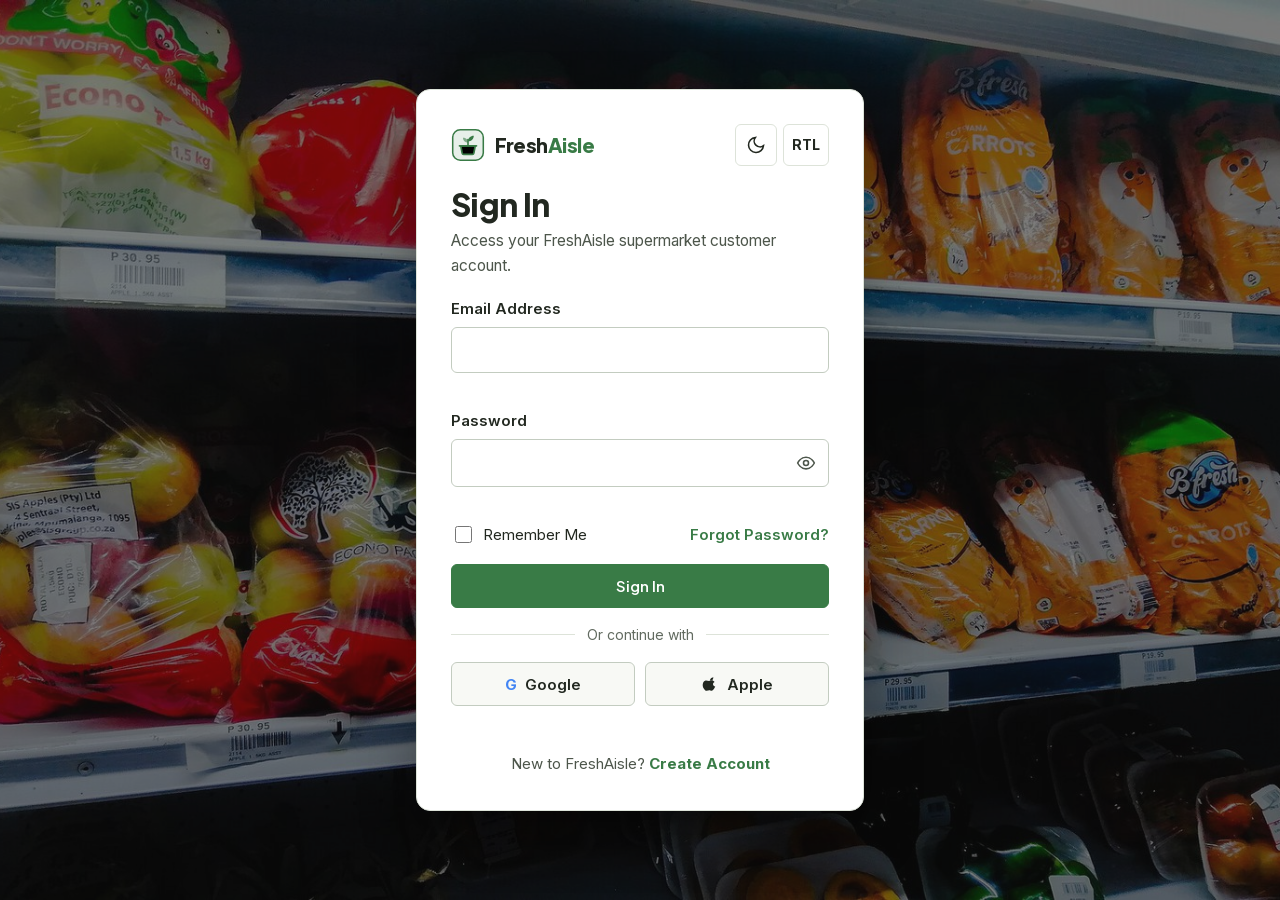
<file: pages/login.html>
<!doctype html>
<html lang="en" data-theme="light" dir="ltr">
<head>
  <meta charset="utf-8" />
  <meta name="viewport" content="width=device-width, initial-scale=1" />
  <meta name="site-root" content=".." />
  <title>Customer Sign In | FreshAisle</title>
  <meta name="description" content="Sign in to your FreshAisle supermarket customer account." />
  <link rel="icon" href="../assets/icons/favicon.svg?v=20261126f" type="image/svg+xml" />
  <link rel="stylesheet" href="../assets/css/fonts.css?v=20261126f" />
  <link rel="stylesheet" href="../assets/css/style.css?v=20261126f" />
  <link rel="stylesheet" href="../assets/css/auth.css?v=20261126f" />
  <link rel="stylesheet" href="../assets/css/dark-mode.css?v=20261126f" />
  <link rel="stylesheet" href="../assets/css/rtl.css?v=20261126f" />
  <script>
    (function(){try{var t=localStorage.getItem('freshaisle_theme');var d=localStorage.getItem('freshaisle_dir');if(t==='dark'||t==='light')document.documentElement.setAttribute('data-theme',t);if(d==='rtl'||d==='ltr')document.documentElement.setAttribute('dir',d);}catch(e){}})();
  </script>
</head>
<body data-page="login">
  <main class="auth-shell">
    <div class="auth-bg" aria-hidden="true">
      <img class="auth-bg__img" src="../assets/images/lifestyle/auth-login.jpg" alt="" width="1400" height="966" />
      <div class="auth-bg__scrim"></div>
    </div>

    <section class="auth-card" aria-labelledby="loginTitle">
      <div class="auth-card__top">
        <a class="brand-mark" href="../index.html" aria-label="Return to FreshAisle Home 1">
          <svg class="brand-mark__icon" viewBox="0 0 40 40" aria-hidden="true"><use href="../assets/icons/brand-mark.svg?v=20261126f#freshaisle-mark"></use></svg>
          <span class="brand-mark__text">Fresh<span>Aisle</span></span>
        </a>
        <div class="auth-card__tools">
          <button type="button" class="icon-control js-theme-toggle" aria-label="Switch to dark mode" aria-pressed="false">
            <svg class="icon-sun" viewBox="0 0 24 24" fill="none" stroke="currentColor" stroke-width="1.9" aria-hidden="true" style="display:none"><circle cx="12" cy="12" r="4"/><path d="M12 2v2m0 16v2M4.93 4.93l1.41 1.41m11.32 11.32 1.41 1.41M2 12h2m16 0h2M4.93 19.07l1.41-1.41m11.32-11.32 1.41-1.41"/></svg>
            <svg class="icon-moon" viewBox="0 0 24 24" fill="none" stroke="currentColor" stroke-width="1.9" aria-hidden="true"><path d="M21 12.8A9 9 0 1 1 11.2 3 7 7 0 0 0 21 12.8Z"/></svg>
          </button>
          <button type="button" class="icon-control js-dir-toggle" aria-label="Switch text direction to RTL" aria-pressed="false">
            <span class="js-dir-label">RTL</span>
          </button>
        </div>
      </div>

      <h1 id="loginTitle" class="auth-card__title">Sign In</h1>
      <p class="auth-card__intro">Access your FreshAisle supermarket customer account.</p>

      <form id="loginForm" class="auth-form" novalidate>
        <div class="form-field">
          <label for="loginEmail" class="form-label">Email Address</label>
          <input id="loginEmail" name="email" type="email" class="form-input" autocomplete="email" required />
          <span class="form-error" aria-live="polite"></span>
        </div>

        <div class="form-field">
          <label for="loginPassword" class="form-label">Password</label>
          <div class="password-wrap">
            <input id="loginPassword" name="password" type="password" autocomplete="current-password" minlength="8" required />
            <button type="button" class="password-toggle" data-toggle-password="loginPassword" aria-controls="loginPassword" aria-label="Show password" aria-pressed="false">
              <svg viewBox="0 0 24 24" fill="none" stroke="currentColor" stroke-width="1.9" aria-hidden="true"><path d="M2 12s3.5-7 10-7 10 7 10 7-3.5 7-10 7S2 12 2 12Z"/><circle cx="12" cy="12" r="3"/></svg>
            </button>
          </div>
          <span class="form-error" aria-live="polite"></span>
        </div>

        <div class="auth-row">
          <label class="auth-check"><input type="checkbox" name="remember" /><span>Remember Me</span></label>
          <button type="button" class="auth-inline-btn" id="forgotPasswordBtn">Forgot Password?</button>
        </div>

        <button type="submit" class="btn btn--primary auth-submit">Sign In</button>
      </form>

      <div class="auth-divider"><span>Or continue with</span></div>
      <div class="auth-providers">
        <button type="button" class="provider-btn" data-provider="Google">
          <span style="font-weight:800;color:#4285F4" aria-hidden="true">G</span><span>Google</span>
        </button>
        <button type="button" class="provider-btn" data-provider="Apple">
          <svg viewBox="0 0 24 24" fill="currentColor" aria-hidden="true"><path d="M16.4 3c-1.2.1-2.6.8-3.3 1.6-.7.8-1.3 2-1.1 3.1 1.3.1 2.6-.6 3.4-1.5.7-.8 1.2-2 1-3.2ZM19 15.4c-.5 1.2-.8 1.7-1.4 2.7-.9 1.3-2.1 3-3.5 3-1.3 0-1.6-.9-3.4-.9-1.7.1-2 .9-3.3.9-1.4 0-2.6-1.6-3.5-2.9C1.3 14.5 2 9 5.4 7.5c1.6-.7 3.1-.1 4.2.3.8.3 1 .3 1.8 0 1.1-.5 3-1.1 4.7-.2.9.5 1.5 1.1 2 1.8-3.1 1.6-2.6 5.1.9 6Z"/></svg>
          <span>Apple</span>
        </button>
      </div>

      <p id="authFeedback" class="auth-feedback" role="status" aria-live="polite"></p>
      <p class="auth-switch">New to FreshAisle? <a href="./signup.html">Create Account</a></p>
    </section>
  </main>

  <script defer src="../assets/js/site-config.js?v=20261126f"></script>
  <script defer src="../assets/js/main.js?v=20261126f"></script>
  <script defer src="../assets/js/auth.js?v=20261126f"></script>
</body>
</html>
</file>
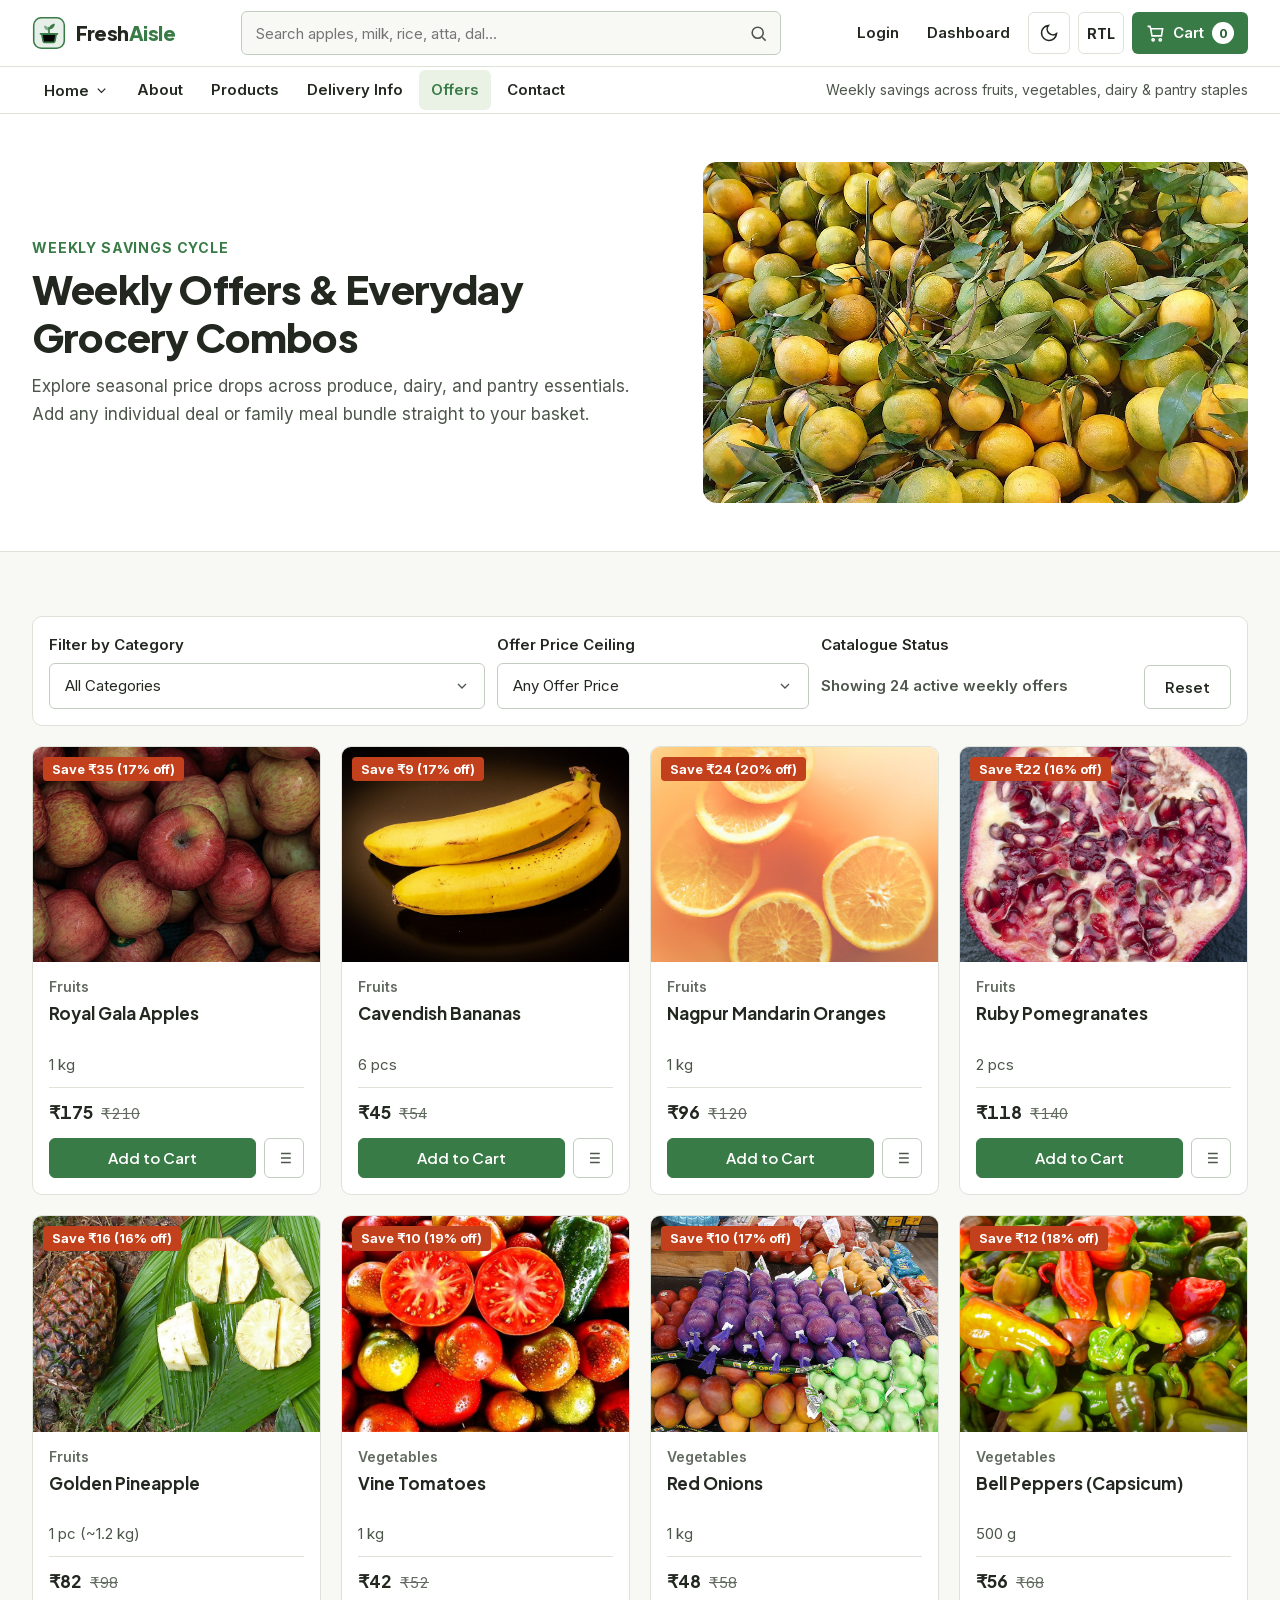
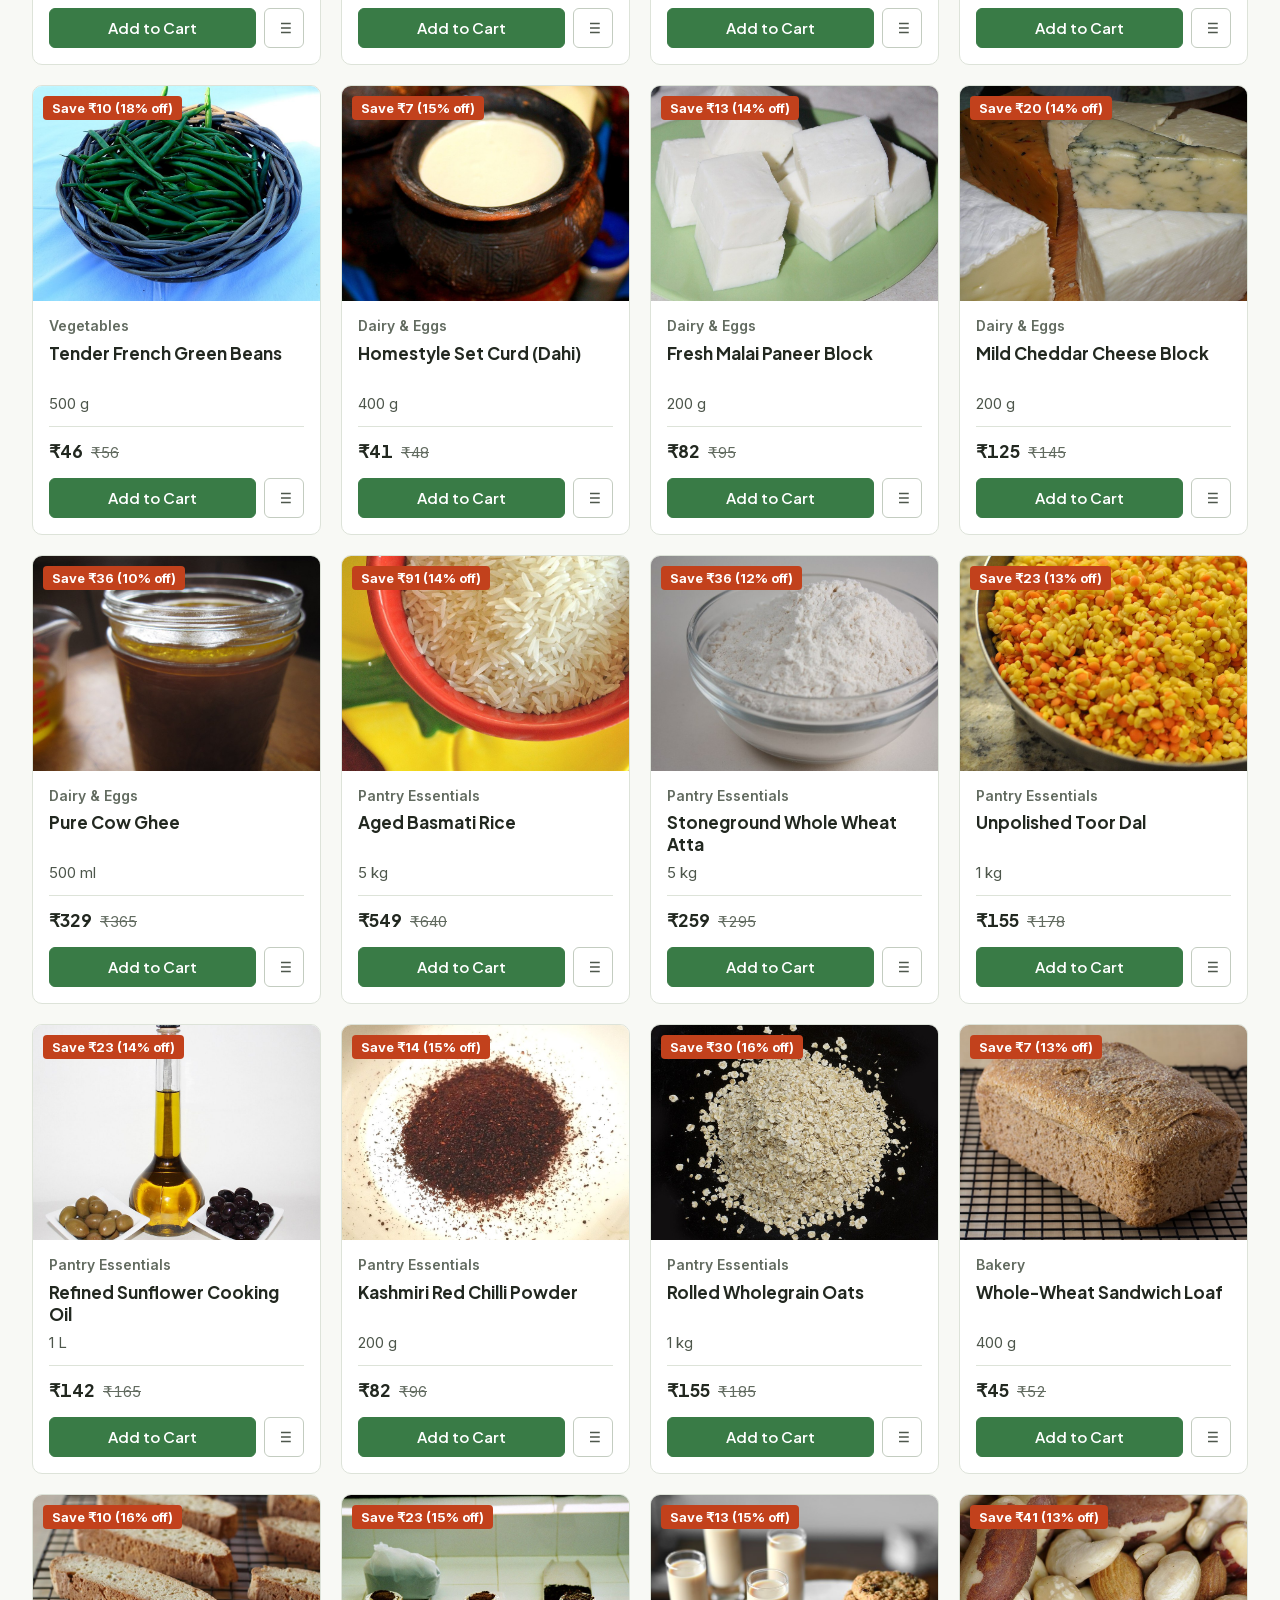
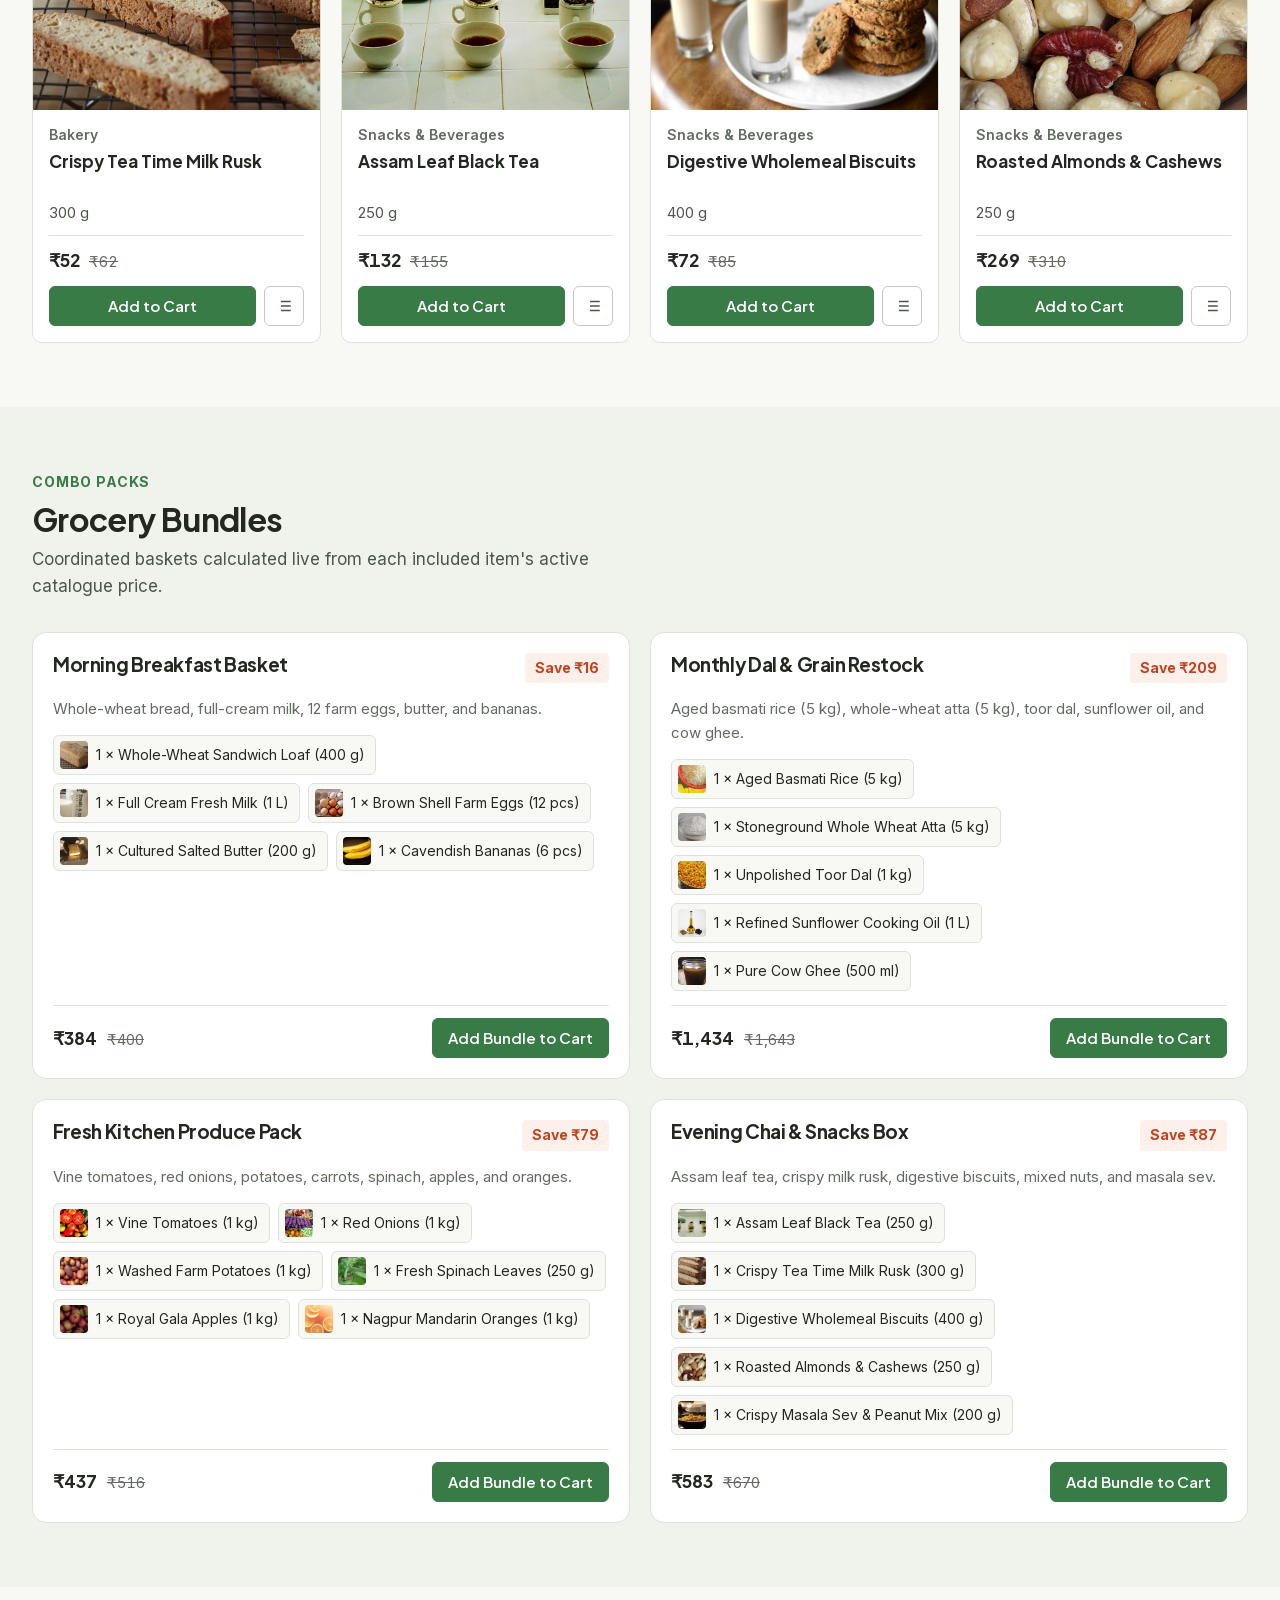
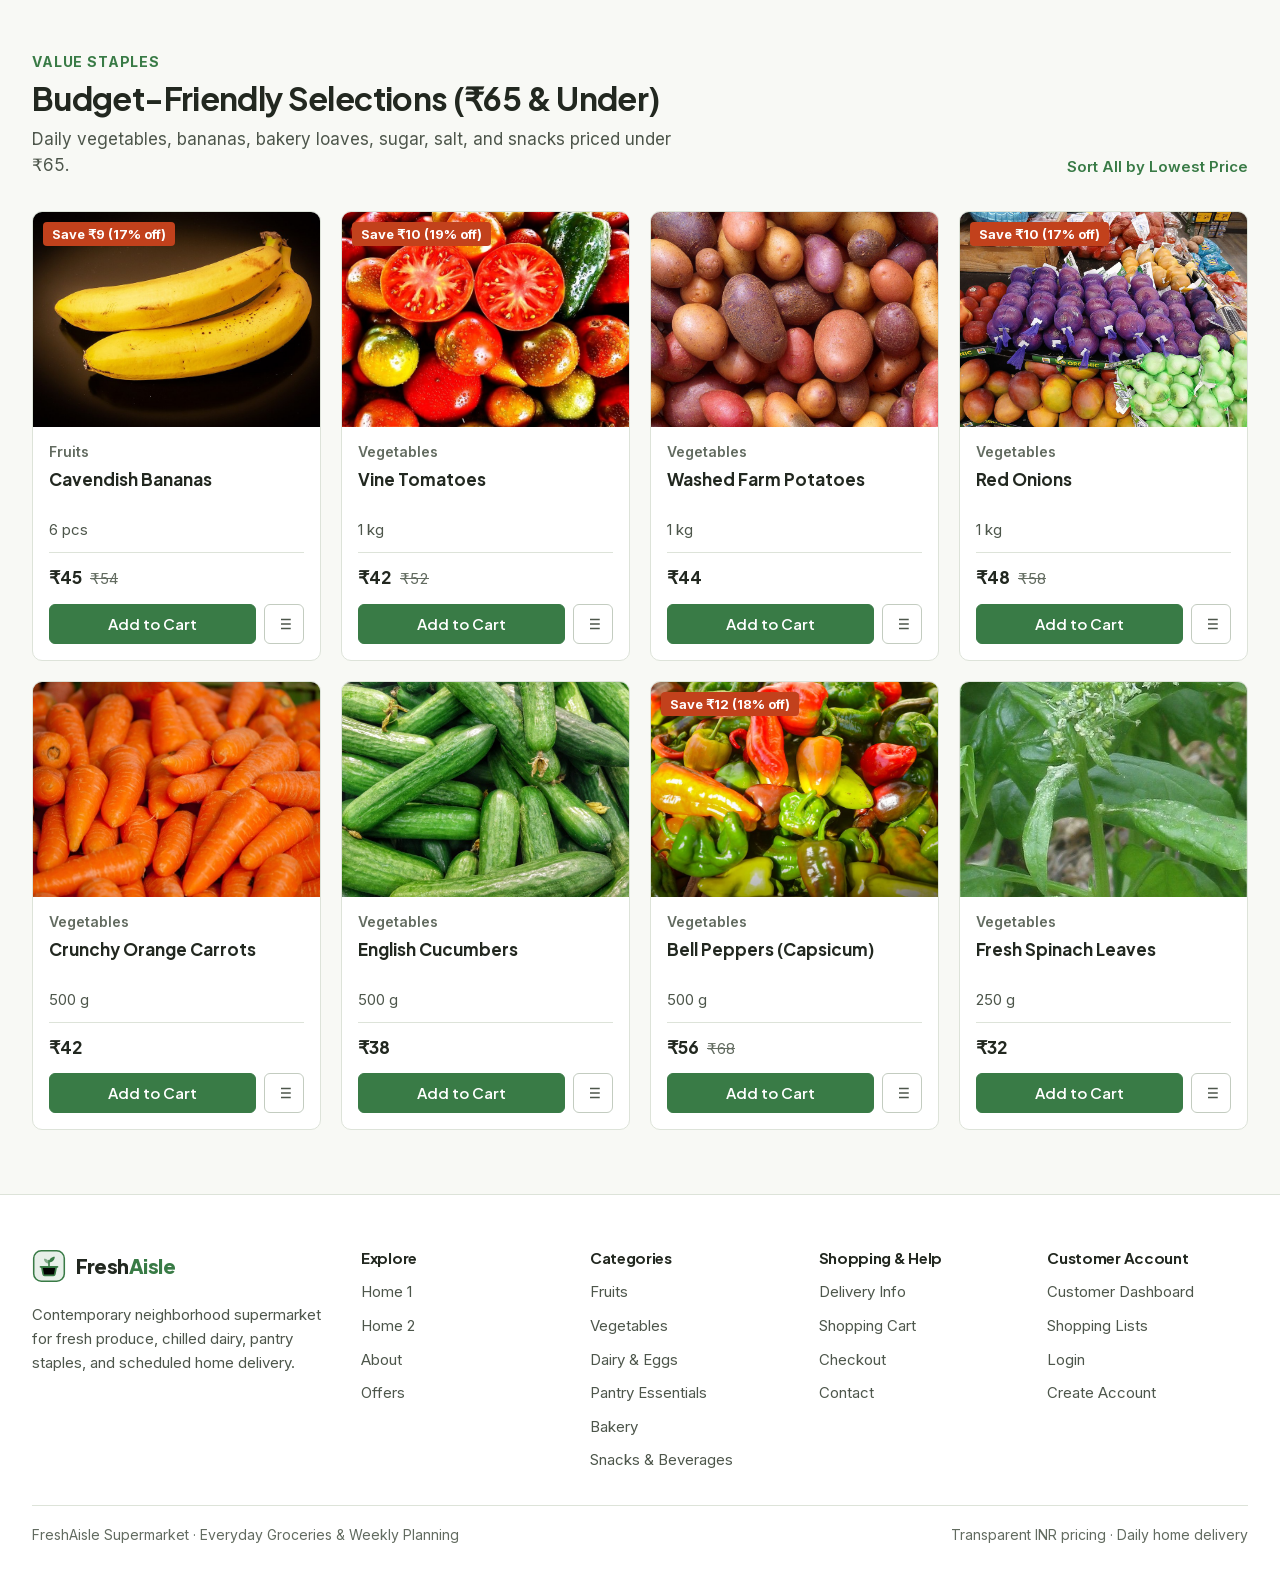
<file: pages/offers.html>
<!doctype html>
<html lang="en" data-theme="light" dir="ltr">
<head>
  <meta charset="utf-8" />
  <meta name="viewport" content="width=device-width, initial-scale=1" />
  <meta name="site-root" content=".." />
  <title>Weekly Offers &amp; Grocery Bundles | FreshAisle</title>
  <meta name="description" content="Explore weekly grocery discounts, household combos, and budget-friendly staples calculated from the shared FreshAisle catalogue." />
  <link rel="icon" href="../assets/icons/favicon.svg?v=20261126f" type="image/svg+xml" />
  <link rel="stylesheet" href="../assets/css/fonts.css?v=20261126f" />
  <link rel="stylesheet" href="../assets/css/style.css?v=20261126f" />
  <link rel="stylesheet" href="../assets/css/products.css?v=20261126f" />
  <link rel="stylesheet" href="../assets/css/dark-mode.css?v=20261126f" />
  <link rel="stylesheet" href="../assets/css/rtl.css?v=20261126f" />
  <script>
    (function(){try{var t=localStorage.getItem('freshaisle_theme');var d=localStorage.getItem('freshaisle_dir');if(t==='dark'||t==='light')document.documentElement.setAttribute('data-theme',t);if(d==='rtl'||d==='ltr')document.documentElement.setAttribute('dir',d);}catch(e){}})();
  </script>
</head>
<body data-page="offers">
  <a class="skip-link" href="#mainContent">Skip to main content</a>

  <header class="site-header">
    <div class="container">
      <div class="header-top">
        <div class="header-left">
          <a class="brand-mark" href="../index.html" aria-label="FreshAisle Home">
            <svg class="brand-mark__icon" viewBox="0 0 40 40" aria-hidden="true"><use href="../assets/icons/brand-mark.svg?v=20261126f#freshaisle-mark"></use></svg>
            <span class="brand-mark__text">Fresh<span>Aisle</span></span>
          </a>
        </div>
        <form class="header-search js-header-search-form" role="search" aria-label="Search groceries">
          <label for="desktopSearchInput" class="sr-only">Search grocery products</label>
          <input id="desktopSearchInput" type="search" placeholder="Search apples, milk, rice, atta, dal..." autocomplete="off" />
          <button type="submit" class="header-search__btn" aria-label="Search">
            <svg viewBox="0 0 24 24" fill="none" stroke="currentColor" stroke-width="2" aria-hidden="true"><circle cx="11" cy="11" r="7"/><path d="M21 21l-4.3-4.3"/></svg>
          </button>
        </form>
        <div class="header-utilities">
          <a class="header-util-link" href="./login.html">Login</a>
          <a class="header-util-link" href="./dashboard.html">Dashboard</a>
          <button type="button" class="icon-control js-theme-toggle" aria-label="Switch to dark mode" aria-pressed="false">
            <svg class="icon-sun" viewBox="0 0 24 24" fill="none" stroke="currentColor" stroke-width="1.9" aria-hidden="true" style="display:none"><circle cx="12" cy="12" r="4"/><path d="M12 2v2m0 16v2M4.93 4.93l1.41 1.41m11.32 11.32 1.41 1.41M2 12h2m16 0h2M4.93 19.07l1.41-1.41m11.32-11.32 1.41-1.41"/></svg>
            <svg class="icon-moon" viewBox="0 0 24 24" fill="none" stroke="currentColor" stroke-width="1.9" aria-hidden="true"><path d="M21 12.8A9 9 0 1 1 11.2 3 7 7 0 0 0 21 12.8Z"/></svg>
          </button>
          <button type="button" class="icon-control js-dir-toggle" aria-label="Switch text direction to RTL" aria-pressed="false">
            <span class="js-dir-label">RTL</span>
          </button>
          <a class="cart-pill" href="./cart.html" aria-label="Shopping Cart">
            <svg viewBox="0 0 24 24" fill="none" stroke="currentColor" stroke-width="2" aria-hidden="true"><path d="M6 6h15l-1.5 9h-12z"/><circle cx="9" cy="20" r="1.4"/><circle cx="18" cy="20" r="1.4"/><path d="M6 6 5 3H2"/></svg>
            <span class="cart-pill__label">Cart</span>
            <span class="cart-pill__count js-cart-count">0</span>
          </a>
          <button type="button" class="mobile-menu-btn" id="mobileMenuOpen" aria-label="Open menu" aria-controls="mobileDrawer" aria-expanded="false">
            <svg viewBox="0 0 24 24" fill="none" stroke="currentColor" stroke-width="2" aria-hidden="true"><path d="M3 6h18M3 12h18M3 18h18"/></svg>
          </button>
        </div>
      </div>
      <div class="mobile-search-bar">
        <form class="header-search js-header-search-form" role="search" aria-label="Mobile grocery search">
          <label for="mobileSearchInput" class="sr-only">Search grocery products</label>
          <input id="mobileSearchInput" type="search" placeholder="Search fruits, vegetables, dairy, pantry..." autocomplete="off" />
          <button type="submit" class="header-search__btn" aria-label="Search">
            <svg viewBox="0 0 24 24" fill="none" stroke="currentColor" stroke-width="2" aria-hidden="true"><circle cx="11" cy="11" r="7"/><path d="M21 21l-4.3-4.3"/></svg>
          </button>
        </form>
      </div>
    </div>
    <div class="header-nav-bar">
      <div class="container header-nav">
        <nav aria-label="Main navigation">
          <ul class="nav-list">
            <li class="nav-dropdown">
              <button type="button" class="nav-dropdown__trigger" aria-expanded="false" aria-haspopup="true">
                <span>Home</span>
                <svg class="nav-dropdown__chevron" viewBox="0 0 24 24" fill="none" stroke="currentColor" stroke-width="2" aria-hidden="true"><path d="M6 9l6 6 6-6"/></svg>
              </button>
              <div class="nav-dropdown__menu" role="menu">
                <a class="nav-dropdown__item" href="../index.html" role="menuitem">Home 1</a>
                <a class="nav-dropdown__item" href="./home2.html" role="menuitem">Home 2</a>
              </div>
            </li>
            <li><a class="nav-link" href="./about.html">About</a></li>
            <li><a class="nav-link" href="./products.html">Products</a></li>
            <li><a class="nav-link" href="./delivery.html">Delivery Info</a></li>
            <li><a class="nav-link is-active" href="./offers.html">Offers</a></li>
            <li><a class="nav-link" href="./contact.html">Contact</a></li>
          </ul>
        </nav>
        <p class="header-delivery-hint">Weekly savings across fruits, vegetables, dairy &amp; pantry staples</p>
      </div>
    </div>
  </header>

  <div class="drawer-backdrop" id="drawerBackdrop" aria-hidden="true"></div>
  <aside class="mobile-drawer" id="mobileDrawer" aria-label="Mobile Navigation" aria-hidden="true">
    <div class="mobile-drawer__head">
      <a class="brand-mark" href="../index.html">
        <svg class="brand-mark__icon" viewBox="0 0 40 40" aria-hidden="true"><use href="../assets/icons/brand-mark.svg?v=20261126f#freshaisle-mark"></use></svg>
        <span class="brand-mark__text">Fresh<span>Aisle</span></span>
      </a>
      <button type="button" class="mobile-drawer__close" id="mobileMenuClose" aria-label="Close navigation menu">
        <svg viewBox="0 0 24 24" fill="none" stroke="currentColor" stroke-width="2" aria-hidden="true"><path d="M6 6l12 12M18 6L6 18"/></svg>
      </button>
    </div>
    <div class="mobile-drawer__body">
      <div>
        <p class="mobile-drawer__group-label">Storefront</p>
        <nav class="mobile-drawer__nav">
          <a class="mobile-drawer__link" href="../index.html">Home 1</a>
          <a class="mobile-drawer__link" href="./home2.html">Home 2</a>
          <a class="mobile-drawer__link" href="./about.html">About</a>
          <a class="mobile-drawer__link" href="./products.html">Products</a>
          <a class="mobile-drawer__link is-active" href="./offers.html">Offers</a>
          <a class="mobile-drawer__link" href="./delivery.html">Delivery Info</a>
          <a class="mobile-drawer__link" href="./contact.html">Contact</a>
        </nav>
      </div>
      <div>
        <p class="mobile-drawer__group-label">Customer</p>
        <nav class="mobile-drawer__nav">
          <a class="mobile-drawer__link" href="./dashboard.html">Dashboard</a>
          <a class="mobile-drawer__link" href="./cart.html">Cart</a>
          <a class="mobile-drawer__link" href="./login.html">Login</a>
          <a class="mobile-drawer__link" href="./signup.html">Create Account</a>
        </nav>
      </div>
      <div class="mobile-drawer__tools">
        <button type="button" class="icon-control js-theme-toggle" aria-label="Switch to dark mode" aria-pressed="false">
          <svg class="icon-sun" viewBox="0 0 24 24" fill="none" stroke="currentColor" stroke-width="1.9" aria-hidden="true" style="display:none"><circle cx="12" cy="12" r="4"/><path d="M12 2v2m0 16v2M4.93 4.93l1.41 1.41m11.32 11.32 1.41 1.41M2 12h2m16 0h2M4.93 19.07l1.41-1.41m11.32-11.32 1.41-1.41"/></svg>
          <svg class="icon-moon" viewBox="0 0 24 24" fill="none" stroke="currentColor" stroke-width="1.9" aria-hidden="true"><path d="M21 12.8A9 9 0 1 1 11.2 3 7 7 0 0 0 21 12.8Z"/></svg>
        </button>
        <button type="button" class="icon-control js-dir-toggle" aria-label="Switch text direction to RTL" aria-pressed="false">
          <span class="js-dir-label">RTL</span>
        </button>
      </div>
    </div>
  </aside>

  <main id="mainContent">
    <section class="page-hero page-hero--banner-mobile">
      <div class="container page-hero--split">
        <div class="page-hero__content">
          <p class="section-kicker">Weekly Savings Cycle</p>
          <h1 class="page-hero__title">Weekly Offers &amp; Everyday Grocery Combos</h1>
          <p class="page-hero__lead">Explore seasonal price drops across produce, dairy, and pantry essentials. Add any individual deal or family meal bundle straight to your basket.</p>
        </div>
        <div class="page-hero__media">
          <img src="../assets/images/lifestyle/offers-banner.jpg" alt="Fresh seasonal citrus fruits and market produce" width="1000" height="625" />
        </div>
      </div>
    </section>

    <section class="section">
      <div class="container">
        <div class="catalogue-toolbar" style="margin-bottom:20px">
          <div class="form-field">
            <label for="offersCategoryFilter" class="form-label">Filter by Category</label>
            <select id="offersCategoryFilter" data-v-select>
              <option value="all">All Categories</option>
              <option value="fruits">Fruits</option>
              <option value="vegetables">Vegetables</option>
              <option value="dairy">Dairy &amp; Eggs</option>
              <option value="pantry">Pantry Essentials</option>
              <option value="bakery">Bakery</option>
              <option value="beverages">Snacks &amp; Beverages</option>
            </select>
          </div>
          <div class="form-field">
            <label for="offersPriceFilter" class="form-label">Offer Price Ceiling</label>
            <select id="offersPriceFilter" data-v-select>
              <option value="all">Any Offer Price</option>
              <option value="under100">Under ₹100</option>
              <option value="under200">Under ₹200</option>
            </select>
          </div>
          <div class="form-field">
            <span class="form-label">Catalogue Status</span>
            <p id="offersCount" class="catalogue-count" style="min-height:46px;display:flex;align-items:center"></p>
          </div>
          <button type="button" class="btn btn--outline" id="offersResetBtn">Reset</button>
        </div>

        <div class="product-grid" id="offersGrid"></div>
        <div class="empty-state" id="offersEmpty" hidden>
          <h3>No matching weekly offers</h3>
          <p>Try widening the price filter or switching back to all categories.</p>
        </div>
      </div>
    </section>

    <section class="section section--muted" id="bundles">
      <div class="container">
        <div class="section-head">
          <div class="section-head__copy">
            <p class="section-kicker">Combo Packs</p>
            <h2 class="section-title">Grocery Bundles</h2>
            <p class="section-lead">Coordinated baskets calculated live from each included item's active catalogue price.</p>
          </div>
        </div>
        <div class="bundle-grid" id="offersBundlesGrid"></div>
      </div>
    </section>

    <section class="section">
      <div class="container">
        <div class="section-head">
          <div class="section-head__copy">
            <p class="section-kicker">Value Staples</p>
            <h2 class="section-title">Budget-Friendly Selections (₹65 &amp; Under)</h2>
            <p class="section-lead">Daily vegetables, bananas, bakery loaves, sugar, salt, and snacks priced under ₹65.</p>
          </div>
          <a class="text-link" href="./products.html?sort=price-asc">Sort All by Lowest Price</a>
        </div>
        <div class="product-grid" id="offersBudgetGrid"></div>
      </div>
    </section>
  </main>

  <footer class="site-footer">
    <div class="container">
      <div class="footer-grid">
        <div>
          <a class="brand-mark" href="../index.html">
            <svg class="brand-mark__icon" viewBox="0 0 40 40" aria-hidden="true"><use href="../assets/icons/brand-mark.svg?v=20261126f#freshaisle-mark"></use></svg>
            <span class="brand-mark__text">Fresh<span>Aisle</span></span>
          </a>
          <p class="footer-brand-desc">Contemporary neighborhood supermarket for fresh produce, chilled dairy, pantry staples, and scheduled home delivery.</p>
        </div>
        <div>
          <h3 class="footer-col__title">Explore</h3>
          <ul class="footer-links">
            <li><a href="../index.html">Home 1</a></li>
            <li><a href="./home2.html">Home 2</a></li>
            <li><a href="./about.html">About</a></li>
            <li><a href="./offers.html">Offers</a></li>
          </ul>
        </div>
        <div>
          <h3 class="footer-col__title">Categories</h3>
          <ul class="footer-links">
            <li><a href="./products.html?category=fruits">Fruits</a></li>
            <li><a href="./products.html?category=vegetables">Vegetables</a></li>
            <li><a href="./products.html?category=dairy">Dairy &amp; Eggs</a></li>
            <li><a href="./products.html?category=pantry">Pantry Essentials</a></li>
            <li><a href="./products.html?category=bakery">Bakery</a></li>
            <li><a href="./products.html?category=beverages">Snacks &amp; Beverages</a></li>
          </ul>
        </div>
        <div>
          <h3 class="footer-col__title">Shopping &amp; Help</h3>
          <ul class="footer-links">
            <li><a href="./delivery.html">Delivery Info</a></li>
            <li><a href="./cart.html">Shopping Cart</a></li>
            <li><a href="./checkout.html">Checkout</a></li>
            <li><a href="./contact.html">Contact</a></li>
          </ul>
        </div>
        <div>
          <h3 class="footer-col__title">Customer Account</h3>
          <ul class="footer-links">
            <li><a href="./dashboard.html">Customer Dashboard</a></li>
            <li><a href="./dashboard.html#lists">Shopping Lists</a></li>
            <li><a href="./login.html">Login</a></li>
            <li><a href="./signup.html">Create Account</a></li>
          </ul>
        </div>
      </div>
      <div class="footer-bottom">
        <span>FreshAisle Supermarket · Everyday Groceries &amp; Weekly Planning</span>
        <span>Transparent INR pricing · Daily home delivery</span>
      </div>
    </div>
  </footer>

  <button type="button" class="back-to-top" id="backToTop" aria-label="Back to top">
    <svg viewBox="0 0 24 24" fill="none" stroke="currentColor" stroke-width="2" aria-hidden="true"><path d="M18 15l-6-6-6 6"/></svg>
  </button>

  <script defer src="../assets/js/site-config.js?v=20261126f"></script>
  <script defer src="../assets/js/products-data.js?v=20261126f"></script>
  <script defer src="../assets/js/offers-data.js?v=20261126f"></script>
  <script defer src="../assets/js/store.js?v=20261126f"></script>
  <script defer src="../assets/js/main.js?v=20261126f"></script>
  <script defer src="../assets/js/pages.js?v=20261126f"></script>
</body>
</html>
</file>
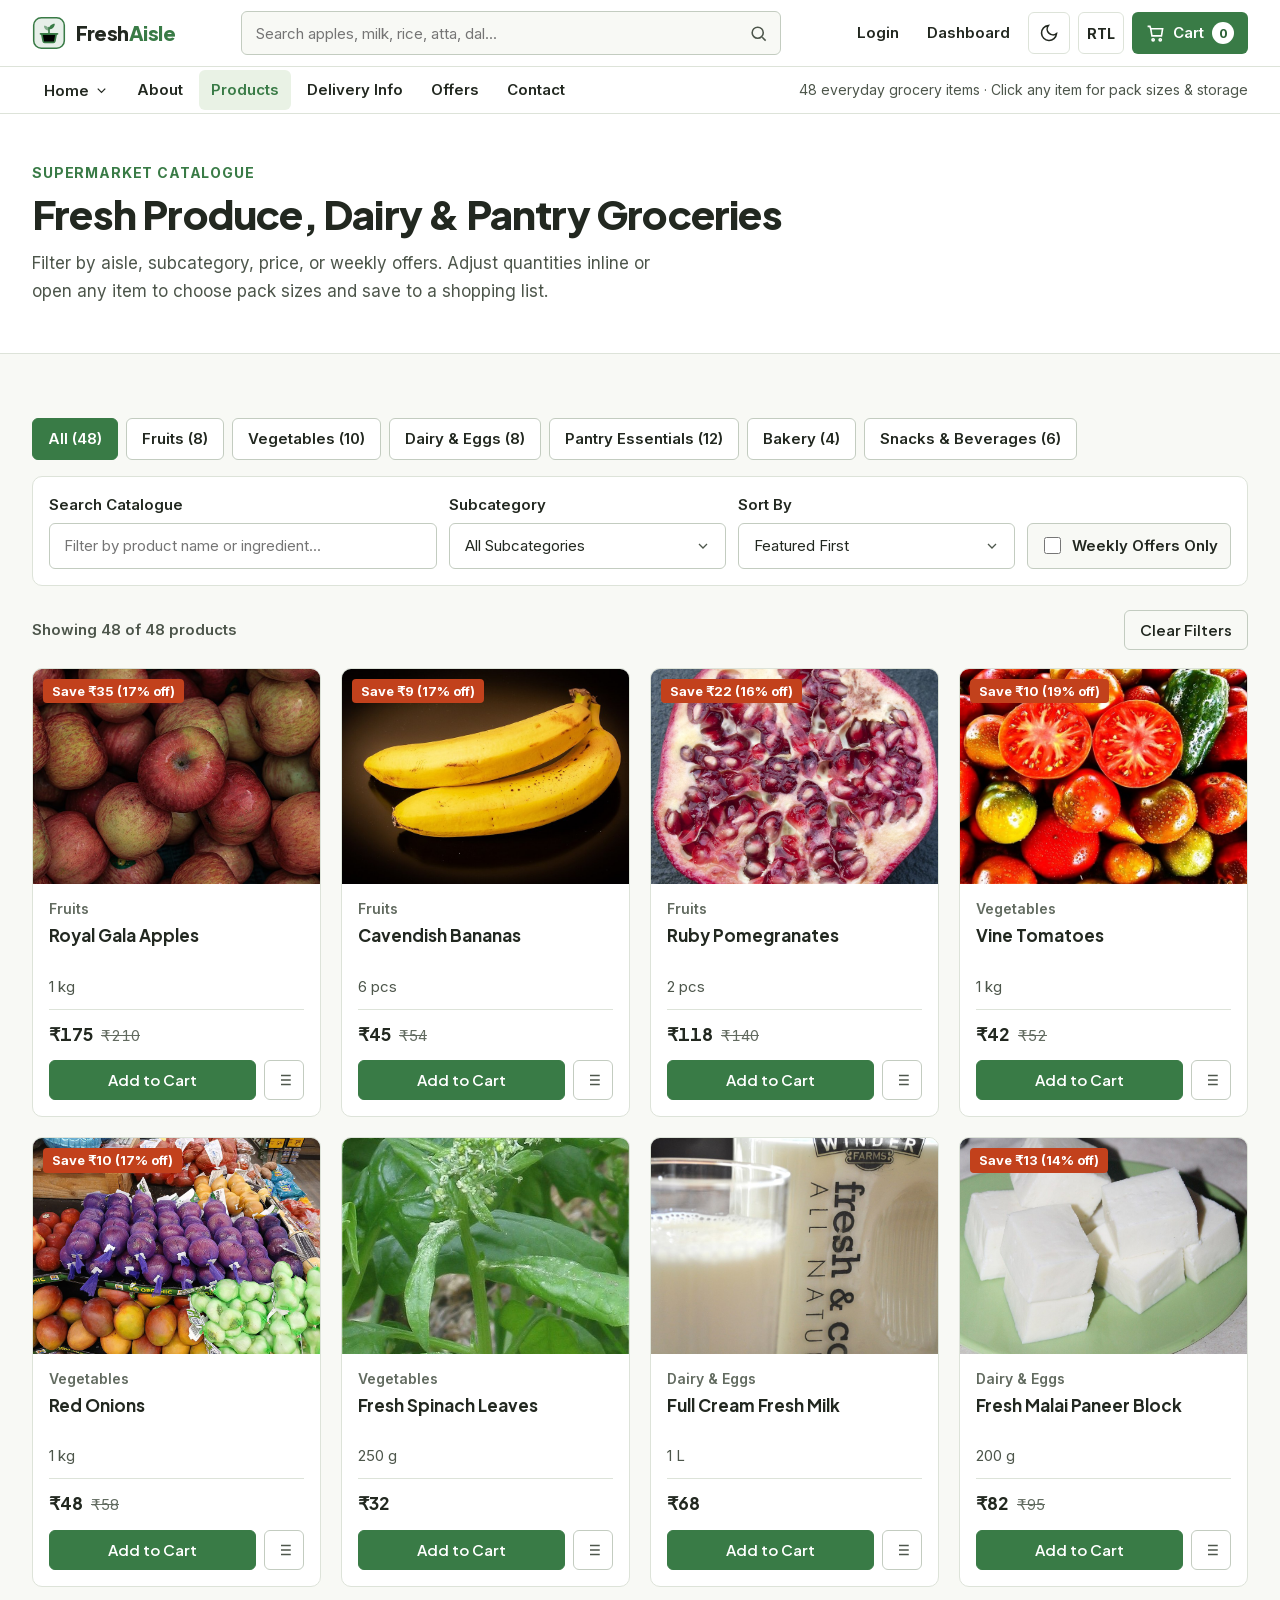
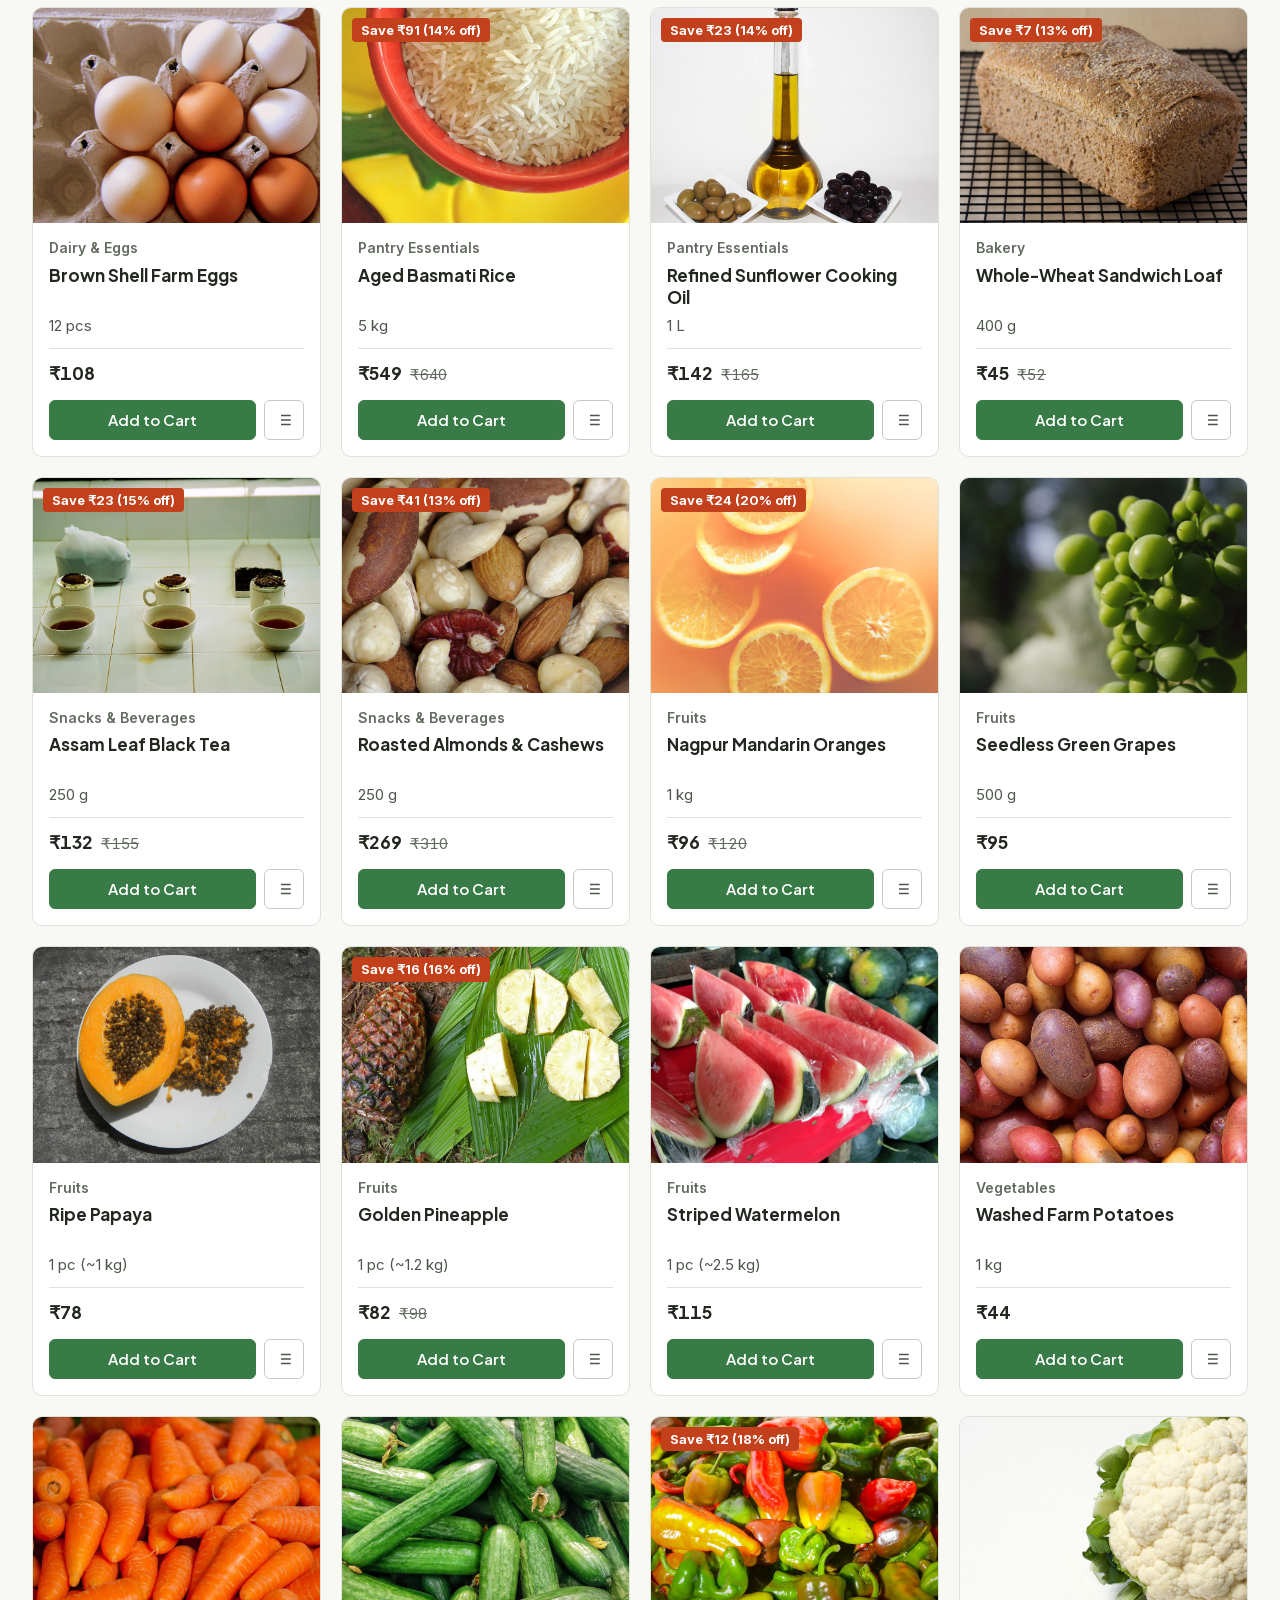
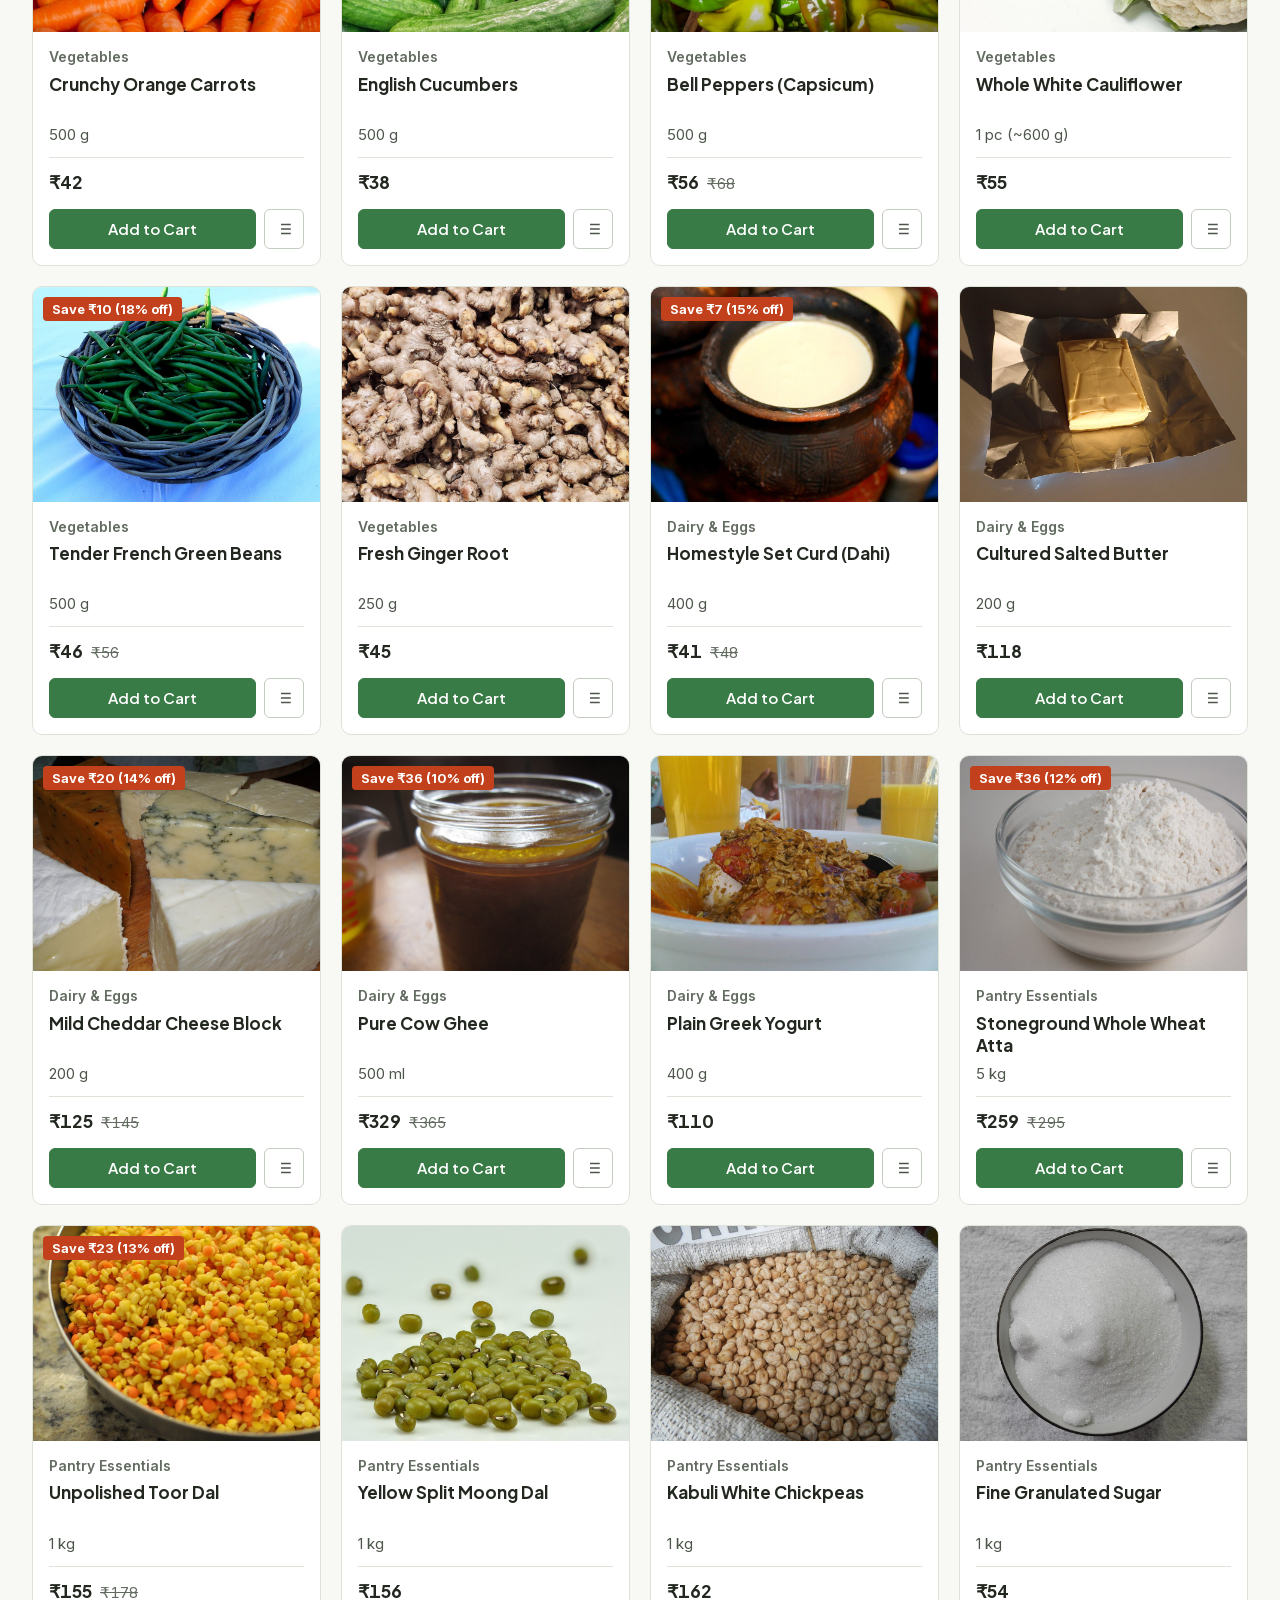
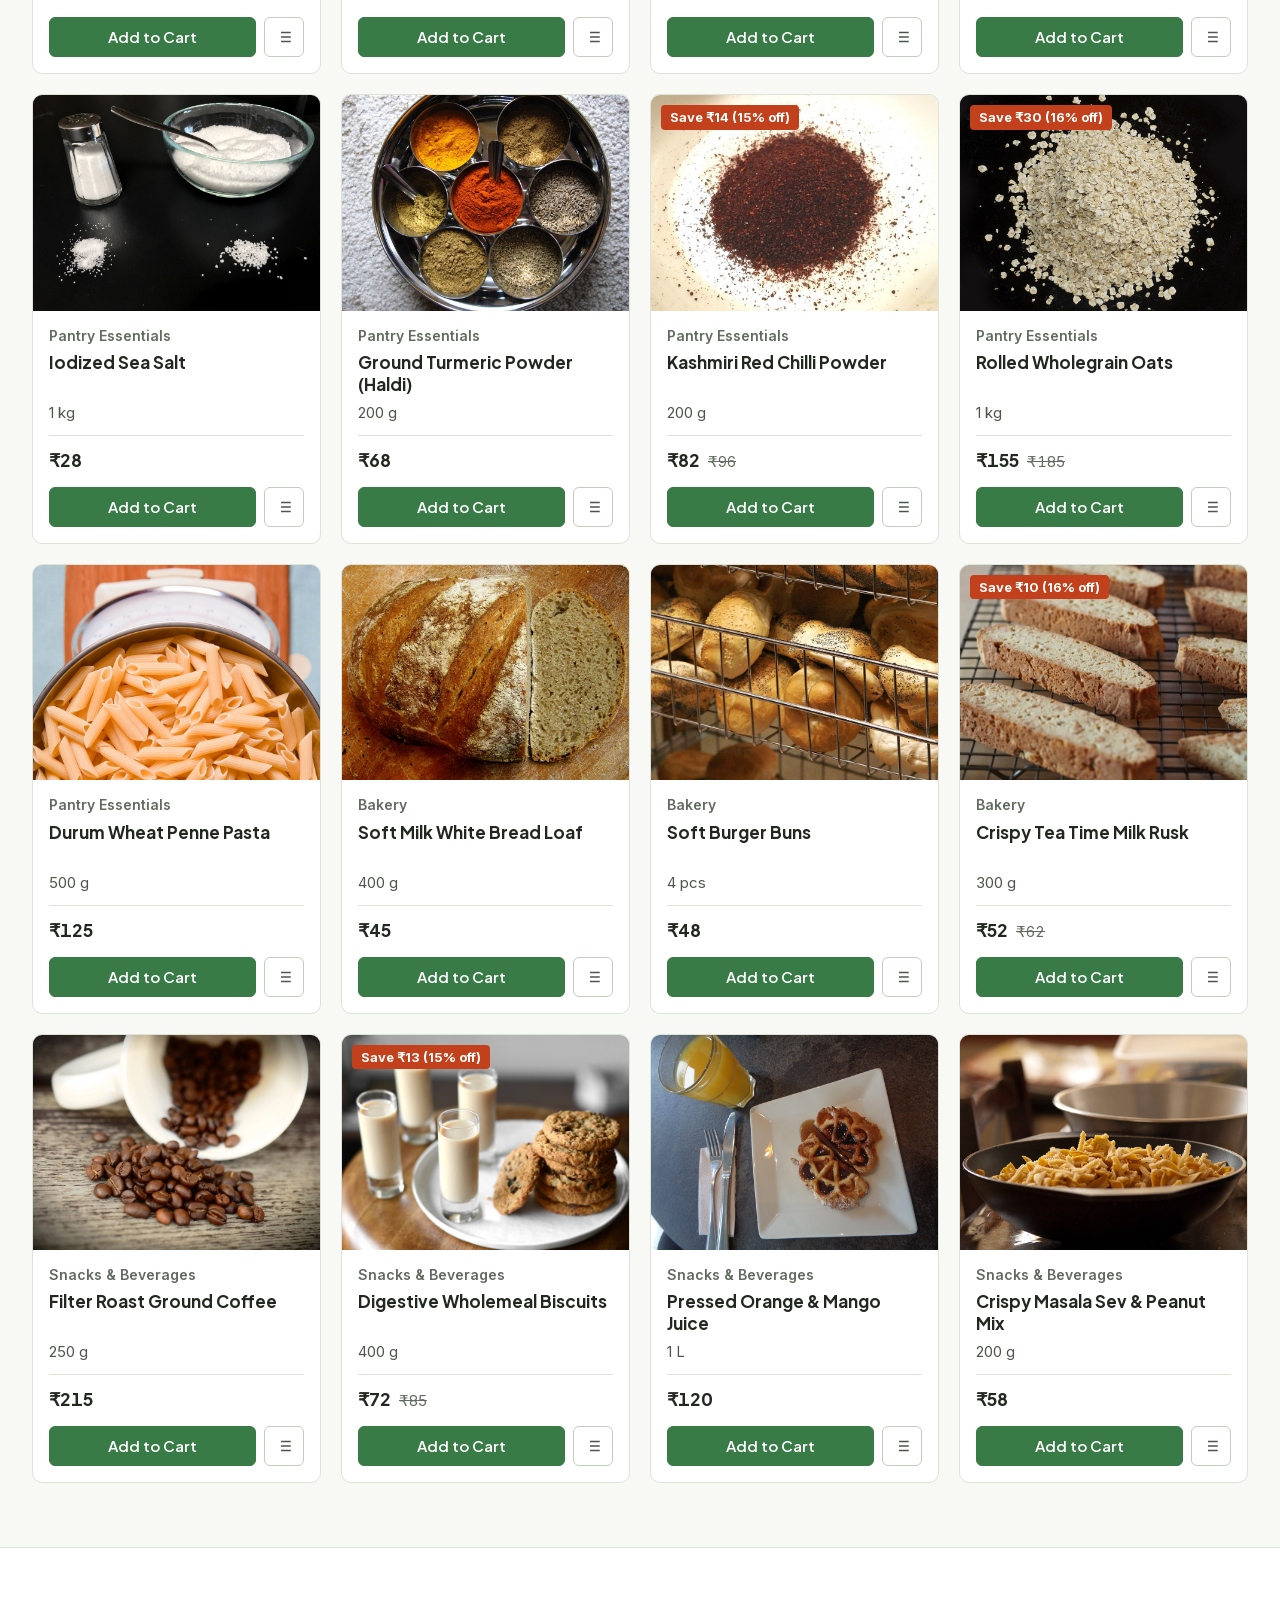
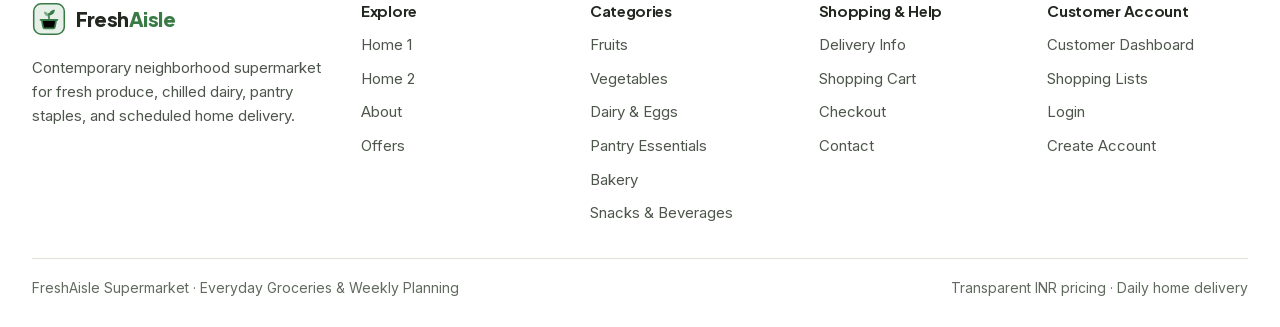
<file: pages/products.html>
<!doctype html>
<html lang="en" data-theme="light" dir="ltr">
<head>
  <meta charset="utf-8" />
  <meta name="viewport" content="width=device-width, initial-scale=1" />
  <meta name="site-root" content=".." />
  <title>Products Catalogue | FreshAisle</title>
  <meta name="description" content="Browse 48 grocery products across fruits, vegetables, dairy &amp; eggs, pantry essentials, bakery, and snacks &amp; beverages." />
  <link rel="icon" href="../assets/icons/favicon.svg?v=20261126f" type="image/svg+xml" />
  <link rel="stylesheet" href="../assets/css/fonts.css?v=20261126f" />
  <link rel="stylesheet" href="../assets/css/style.css?v=20261126f" />
  <link rel="stylesheet" href="../assets/css/products.css?v=20261126f" />
  <link rel="stylesheet" href="../assets/css/dark-mode.css?v=20261126f" />
  <link rel="stylesheet" href="../assets/css/rtl.css?v=20261126f" />
  <script>
    (function(){try{var t=localStorage.getItem('freshaisle_theme');var d=localStorage.getItem('freshaisle_dir');if(t==='dark'||t==='light')document.documentElement.setAttribute('data-theme',t);if(d==='rtl'||d==='ltr')document.documentElement.setAttribute('dir',d);}catch(e){}})();
  </script>
</head>
<body data-page="products">
  <a class="skip-link" href="#mainContent">Skip to main content</a>

  <header class="site-header">
    <div class="container">
      <div class="header-top">
        <div class="header-left">
          <a class="brand-mark" href="../index.html" aria-label="FreshAisle Home">
            <svg class="brand-mark__icon" viewBox="0 0 40 40" aria-hidden="true"><use href="../assets/icons/brand-mark.svg?v=20261126f#freshaisle-mark"></use></svg>
            <span class="brand-mark__text">Fresh<span>Aisle</span></span>
          </a>
        </div>
        <form class="header-search js-header-search-form" role="search" aria-label="Search groceries">
          <label for="desktopSearchInput" class="sr-only">Search grocery products</label>
          <input id="desktopSearchInput" type="search" placeholder="Search apples, milk, rice, atta, dal..." autocomplete="off" />
          <button type="submit" class="header-search__btn" aria-label="Search">
            <svg viewBox="0 0 24 24" fill="none" stroke="currentColor" stroke-width="2" aria-hidden="true"><circle cx="11" cy="11" r="7"/><path d="M21 21l-4.3-4.3"/></svg>
          </button>
        </form>
        <div class="header-utilities">
          <a class="header-util-link" href="./login.html">Login</a>
          <a class="header-util-link" href="./dashboard.html">Dashboard</a>
          <button type="button" class="icon-control js-theme-toggle" aria-label="Switch to dark mode" aria-pressed="false">
            <svg class="icon-sun" viewBox="0 0 24 24" fill="none" stroke="currentColor" stroke-width="1.9" aria-hidden="true" style="display:none"><circle cx="12" cy="12" r="4"/><path d="M12 2v2m0 16v2M4.93 4.93l1.41 1.41m11.32 11.32 1.41 1.41M2 12h2m16 0h2M4.93 19.07l1.41-1.41m11.32-11.32 1.41-1.41"/></svg>
            <svg class="icon-moon" viewBox="0 0 24 24" fill="none" stroke="currentColor" stroke-width="1.9" aria-hidden="true"><path d="M21 12.8A9 9 0 1 1 11.2 3 7 7 0 0 0 21 12.8Z"/></svg>
          </button>
          <button type="button" class="icon-control js-dir-toggle" aria-label="Switch text direction to RTL" aria-pressed="false">
            <span class="js-dir-label">RTL</span>
          </button>
          <a class="cart-pill" href="./cart.html" aria-label="Shopping Cart">
            <svg viewBox="0 0 24 24" fill="none" stroke="currentColor" stroke-width="2" aria-hidden="true"><path d="M6 6h15l-1.5 9h-12z"/><circle cx="9" cy="20" r="1.4"/><circle cx="18" cy="20" r="1.4"/><path d="M6 6 5 3H2"/></svg>
            <span class="cart-pill__label">Cart</span>
            <span class="cart-pill__count js-cart-count">0</span>
          </a>
          <button type="button" class="mobile-menu-btn" id="mobileMenuOpen" aria-label="Open menu" aria-controls="mobileDrawer" aria-expanded="false">
            <svg viewBox="0 0 24 24" fill="none" stroke="currentColor" stroke-width="2" aria-hidden="true"><path d="M3 6h18M3 12h18M3 18h18"/></svg>
          </button>
        </div>
      </div>
      <div class="mobile-search-bar">
        <form class="header-search js-header-search-form" role="search" aria-label="Mobile grocery search">
          <label for="mobileSearchInput" class="sr-only">Search grocery products</label>
          <input id="mobileSearchInput" type="search" placeholder="Search fruits, vegetables, dairy, pantry..." autocomplete="off" />
          <button type="submit" class="header-search__btn" aria-label="Search">
            <svg viewBox="0 0 24 24" fill="none" stroke="currentColor" stroke-width="2" aria-hidden="true"><circle cx="11" cy="11" r="7"/><path d="M21 21l-4.3-4.3"/></svg>
          </button>
        </form>
      </div>
    </div>
    <div class="header-nav-bar">
      <div class="container header-nav">
        <nav aria-label="Main navigation">
          <ul class="nav-list">
            <li class="nav-dropdown">
              <button type="button" class="nav-dropdown__trigger" aria-expanded="false" aria-haspopup="true">
                <span>Home</span>
                <svg class="nav-dropdown__chevron" viewBox="0 0 24 24" fill="none" stroke="currentColor" stroke-width="2" aria-hidden="true"><path d="M6 9l6 6 6-6"/></svg>
              </button>
              <div class="nav-dropdown__menu" role="menu">
                <a class="nav-dropdown__item" href="../index.html" role="menuitem">Home 1</a>
                <a class="nav-dropdown__item" href="./home2.html" role="menuitem">Home 2</a>
              </div>
            </li>
            <li><a class="nav-link" href="./about.html">About</a></li>
            <li><a class="nav-link is-active" href="./products.html">Products</a></li>
            <li><a class="nav-link" href="./delivery.html">Delivery Info</a></li>
            <li><a class="nav-link" href="./offers.html">Offers</a></li>
            <li><a class="nav-link" href="./contact.html">Contact</a></li>
          </ul>
        </nav>
        <p class="header-delivery-hint">48 everyday grocery items · Click any item for pack sizes &amp; storage</p>
      </div>
    </div>
  </header>

  <div class="drawer-backdrop" id="drawerBackdrop" aria-hidden="true"></div>
  <aside class="mobile-drawer" id="mobileDrawer" aria-label="Mobile Navigation" aria-hidden="true">
    <div class="mobile-drawer__head">
      <a class="brand-mark" href="../index.html">
        <svg class="brand-mark__icon" viewBox="0 0 40 40" aria-hidden="true"><use href="../assets/icons/brand-mark.svg?v=20261126f#freshaisle-mark"></use></svg>
        <span class="brand-mark__text">Fresh<span>Aisle</span></span>
      </a>
      <button type="button" class="mobile-drawer__close" id="mobileMenuClose" aria-label="Close navigation menu">
        <svg viewBox="0 0 24 24" fill="none" stroke="currentColor" stroke-width="2" aria-hidden="true"><path d="M6 6l12 12M18 6L6 18"/></svg>
      </button>
    </div>
    <div class="mobile-drawer__body">
      <div>
        <p class="mobile-drawer__group-label">Storefront</p>
        <nav class="mobile-drawer__nav">
          <a class="mobile-drawer__link" href="../index.html">Home 1</a>
          <a class="mobile-drawer__link" href="./home2.html">Home 2</a>
          <a class="mobile-drawer__link" href="./about.html">About</a>
          <a class="mobile-drawer__link is-active" href="./products.html">Products</a>
          <a class="mobile-drawer__link" href="./offers.html">Offers</a>
          <a class="mobile-drawer__link" href="./delivery.html">Delivery Info</a>
          <a class="mobile-drawer__link" href="./contact.html">Contact</a>
        </nav>
      </div>
      <div>
        <p class="mobile-drawer__group-label">Customer</p>
        <nav class="mobile-drawer__nav">
          <a class="mobile-drawer__link" href="./dashboard.html">Dashboard</a>
          <a class="mobile-drawer__link" href="./cart.html">Cart</a>
          <a class="mobile-drawer__link" href="./login.html">Login</a>
          <a class="mobile-drawer__link" href="./signup.html">Create Account</a>
        </nav>
      </div>
      <div class="mobile-drawer__tools">
        <button type="button" class="icon-control js-theme-toggle" aria-label="Switch to dark mode" aria-pressed="false">
          <svg class="icon-sun" viewBox="0 0 24 24" fill="none" stroke="currentColor" stroke-width="1.9" aria-hidden="true" style="display:none"><circle cx="12" cy="12" r="4"/><path d="M12 2v2m0 16v2M4.93 4.93l1.41 1.41m11.32 11.32 1.41 1.41M2 12h2m16 0h2M4.93 19.07l1.41-1.41m11.32-11.32 1.41-1.41"/></svg>
          <svg class="icon-moon" viewBox="0 0 24 24" fill="none" stroke="currentColor" stroke-width="1.9" aria-hidden="true"><path d="M21 12.8A9 9 0 1 1 11.2 3 7 7 0 0 0 21 12.8Z"/></svg>
        </button>
        <button type="button" class="icon-control js-dir-toggle" aria-label="Switch text direction to RTL" aria-pressed="false">
          <span class="js-dir-label">RTL</span>
        </button>
      </div>
    </div>
  </aside>

  <main id="mainContent">
    <section class="page-hero">
      <div class="container">
        <p class="section-kicker">Supermarket Catalogue</p>
        <h1 class="page-hero__title">Fresh Produce, Dairy &amp; Pantry Groceries</h1>
        <p class="page-hero__lead">Filter by aisle, subcategory, price, or weekly offers. Adjust quantities inline or open any item to choose pack sizes and save to a shopping list.</p>
      </div>
    </section>

    <section class="section">
      <div class="container">
        <div class="catalogue-controls">
          <div class="category-tabs" role="group" aria-label="Category filter">
            <button type="button" class="cat-tab is-active" data-cat-tab="all" aria-pressed="true">All (48)</button>
            <button type="button" class="cat-tab" data-cat-tab="fruits" aria-pressed="false">Fruits (8)</button>
            <button type="button" class="cat-tab" data-cat-tab="vegetables" aria-pressed="false">Vegetables (10)</button>
            <button type="button" class="cat-tab" data-cat-tab="dairy" aria-pressed="false">Dairy &amp; Eggs (8)</button>
            <button type="button" class="cat-tab" data-cat-tab="pantry" aria-pressed="false">Pantry Essentials (12)</button>
            <button type="button" class="cat-tab" data-cat-tab="bakery" aria-pressed="false">Bakery (4)</button>
            <button type="button" class="cat-tab" data-cat-tab="beverages" aria-pressed="false">Snacks &amp; Beverages (6)</button>
          </div>

          <div class="catalogue-toolbar">
            <div class="form-field">
              <label for="catalogueSearchInput" class="form-label">Search Catalogue</label>
              <input id="catalogueSearchInput" type="search" class="form-input" placeholder="Filter by product name or ingredient..." autocomplete="off" />
            </div>
            <div class="form-field">
              <label for="catalogueSubcatSelect" class="form-label">Subcategory</label>
              <select id="catalogueSubcatSelect" data-v-select>
                <option value="all">All Subcategories</option>
              </select>
            </div>
            <div class="form-field">
              <label for="catalogueSortSelect" class="form-label">Sort By</label>
              <select id="catalogueSortSelect" data-v-select>
                <option value="featured">Featured First</option>
                <option value="price-asc">Price: Low to High</option>
                <option value="price-desc">Price: High to Low</option>
                <option value="name-asc">Name: A to Z</option>
                <option value="savings-desc">Highest Weekly Savings</option>
              </select>
            </div>
            <label class="catalogue-toggle-check">
              <input id="catalogueOffersOnly" type="checkbox" />
              <span>Weekly Offers Only</span>
            </label>
          </div>
        </div>

        <div class="catalogue-status-bar">
          <p class="catalogue-count" id="catalogueCount" aria-live="polite"></p>
          <button type="button" class="btn btn--outline btn--sm" id="catalogueClearBtn">Clear Filters</button>
        </div>

        <div class="product-grid" id="catalogueGrid"></div>

        <div class="empty-state" id="catalogueEmpty" hidden>
          <h3>No matching groceries found</h3>
          <p>No products match your current search term, subcategory, or weekly-offers filter.</p>
          <button type="button" class="btn btn--primary" id="catalogueEmptyReset">Reset All Filters</button>
        </div>
      </div>
    </section>
  </main>

  <footer class="site-footer">
    <div class="container">
      <div class="footer-grid">
        <div>
          <a class="brand-mark" href="../index.html">
            <svg class="brand-mark__icon" viewBox="0 0 40 40" aria-hidden="true"><use href="../assets/icons/brand-mark.svg?v=20261126f#freshaisle-mark"></use></svg>
            <span class="brand-mark__text">Fresh<span>Aisle</span></span>
          </a>
          <p class="footer-brand-desc">Contemporary neighborhood supermarket for fresh produce, chilled dairy, pantry staples, and scheduled home delivery.</p>
        </div>
        <div>
          <h3 class="footer-col__title">Explore</h3>
          <ul class="footer-links">
            <li><a href="../index.html">Home 1</a></li>
            <li><a href="./home2.html">Home 2</a></li>
            <li><a href="./about.html">About</a></li>
            <li><a href="./offers.html">Offers</a></li>
          </ul>
        </div>
        <div>
          <h3 class="footer-col__title">Categories</h3>
          <ul class="footer-links">
            <li><a href="./products.html?category=fruits">Fruits</a></li>
            <li><a href="./products.html?category=vegetables">Vegetables</a></li>
            <li><a href="./products.html?category=dairy">Dairy &amp; Eggs</a></li>
            <li><a href="./products.html?category=pantry">Pantry Essentials</a></li>
            <li><a href="./products.html?category=bakery">Bakery</a></li>
            <li><a href="./products.html?category=beverages">Snacks &amp; Beverages</a></li>
          </ul>
        </div>
        <div>
          <h3 class="footer-col__title">Shopping &amp; Help</h3>
          <ul class="footer-links">
            <li><a href="./delivery.html">Delivery Info</a></li>
            <li><a href="./cart.html">Shopping Cart</a></li>
            <li><a href="./checkout.html">Checkout</a></li>
            <li><a href="./contact.html">Contact</a></li>
          </ul>
        </div>
        <div>
          <h3 class="footer-col__title">Customer Account</h3>
          <ul class="footer-links">
            <li><a href="./dashboard.html">Customer Dashboard</a></li>
            <li><a href="./dashboard.html#lists">Shopping Lists</a></li>
            <li><a href="./login.html">Login</a></li>
            <li><a href="./signup.html">Create Account</a></li>
          </ul>
        </div>
      </div>
      <div class="footer-bottom">
        <span>FreshAisle Supermarket · Everyday Groceries &amp; Weekly Planning</span>
        <span>Transparent INR pricing · Daily home delivery</span>
      </div>
    </div>
  </footer>

  <button type="button" class="back-to-top" id="backToTop" aria-label="Back to top">
    <svg viewBox="0 0 24 24" fill="none" stroke="currentColor" stroke-width="2" aria-hidden="true"><path d="M18 15l-6-6-6 6"/></svg>
  </button>

  <script defer src="../assets/js/site-config.js?v=20261126f"></script>
  <script defer src="../assets/js/products-data.js?v=20261126f"></script>
  <script defer src="../assets/js/store.js?v=20261126f"></script>
  <script defer src="../assets/js/main.js?v=20261126f"></script>
  <script defer src="../assets/js/catalogue.js?v=20261126f"></script>
</body>
</html>
</file>
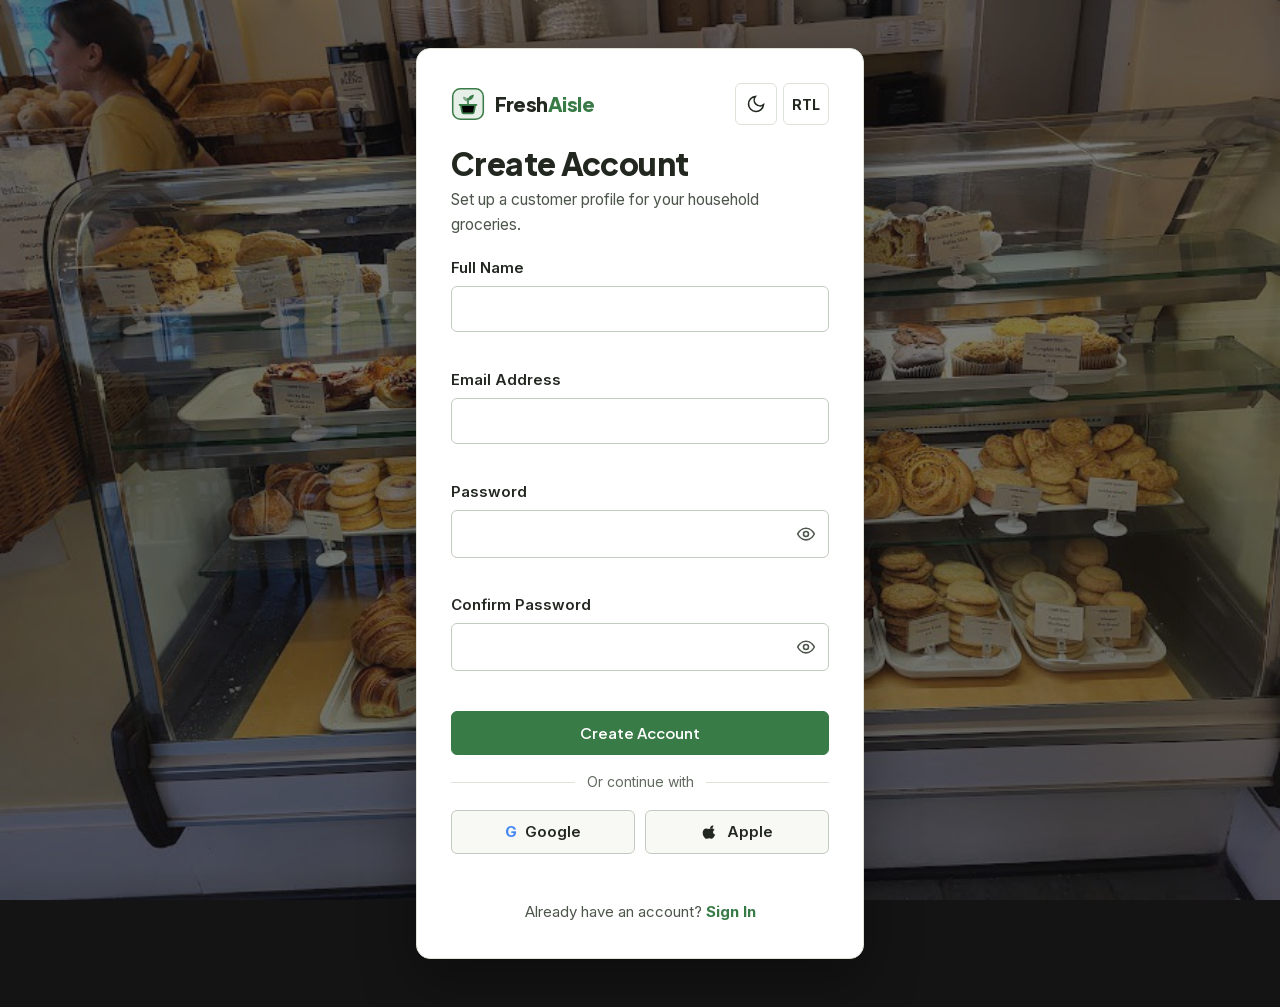
<file: pages/signup.html>
<!doctype html>
<html lang="en" data-theme="light" dir="ltr">
<head>
  <meta charset="utf-8" />
  <meta name="viewport" content="width=device-width, initial-scale=1" />
  <meta name="site-root" content=".." />
  <title>Create Account | FreshAisle</title>
  <meta name="description" content="Create a FreshAisle supermarket customer account." />
  <link rel="icon" href="../assets/icons/favicon.svg?v=20261126f" type="image/svg+xml" />
  <link rel="stylesheet" href="../assets/css/fonts.css?v=20261126f" />
  <link rel="stylesheet" href="../assets/css/style.css?v=20261126f" />
  <link rel="stylesheet" href="../assets/css/auth.css?v=20261126f" />
  <link rel="stylesheet" href="../assets/css/dark-mode.css?v=20261126f" />
  <link rel="stylesheet" href="../assets/css/rtl.css?v=20261126f" />
  <script>
    (function(){try{var t=localStorage.getItem('freshaisle_theme');var d=localStorage.getItem('freshaisle_dir');if(t==='dark'||t==='light')document.documentElement.setAttribute('data-theme',t);if(d==='rtl'||d==='ltr')document.documentElement.setAttribute('dir',d);}catch(e){}})();
  </script>
</head>
<body data-page="signup">
  <main class="auth-shell">
    <div class="auth-bg" aria-hidden="true">
      <img class="auth-bg__img" src="../assets/images/lifestyle/auth-signup.jpg" alt="" width="1400" height="900" />
      <div class="auth-bg__scrim"></div>
    </div>

    <section class="auth-card" aria-labelledby="signupTitle">
      <div class="auth-card__top">
        <a class="brand-mark" href="../index.html" aria-label="Return to FreshAisle Home 1">
          <svg class="brand-mark__icon" viewBox="0 0 40 40" aria-hidden="true"><use href="../assets/icons/brand-mark.svg?v=20261126f#freshaisle-mark"></use></svg>
          <span class="brand-mark__text">Fresh<span>Aisle</span></span>
        </a>
        <div class="auth-card__tools">
          <button type="button" class="icon-control js-theme-toggle" aria-label="Switch to dark mode" aria-pressed="false">
            <svg class="icon-sun" viewBox="0 0 24 24" fill="none" stroke="currentColor" stroke-width="1.9" aria-hidden="true" style="display:none"><circle cx="12" cy="12" r="4"/><path d="M12 2v2m0 16v2M4.93 4.93l1.41 1.41m11.32 11.32 1.41 1.41M2 12h2m16 0h2M4.93 19.07l1.41-1.41m11.32-11.32 1.41-1.41"/></svg>
            <svg class="icon-moon" viewBox="0 0 24 24" fill="none" stroke="currentColor" stroke-width="1.9" aria-hidden="true"><path d="M21 12.8A9 9 0 1 1 11.2 3 7 7 0 0 0 21 12.8Z"/></svg>
          </button>
          <button type="button" class="icon-control js-dir-toggle" aria-label="Switch text direction to RTL" aria-pressed="false">
            <span class="js-dir-label">RTL</span>
          </button>
        </div>
      </div>

      <h1 id="signupTitle" class="auth-card__title">Create Account</h1>
      <p class="auth-card__intro">Set up a customer profile for your household groceries.</p>

      <form id="signupForm" class="auth-form" novalidate>
        <div class="form-field">
          <label for="signupName" class="form-label">Full Name</label>
          <input id="signupName" name="name" type="text" class="form-input" autocomplete="name" required />
          <span class="form-error" aria-live="polite"></span>
        </div>

        <div class="form-field">
          <label for="signupEmail" class="form-label">Email Address</label>
          <input id="signupEmail" name="email" type="email" class="form-input" autocomplete="email" required />
          <span class="form-error" aria-live="polite"></span>
        </div>

        <div class="form-field">
          <label for="signupPassword" class="form-label">Password</label>
          <div class="password-wrap">
            <input id="signupPassword" name="password" type="password" autocomplete="new-password" minlength="8" required />
            <button type="button" class="password-toggle" data-toggle-password="signupPassword" aria-controls="signupPassword" aria-label="Show password" aria-pressed="false">
              <svg viewBox="0 0 24 24" fill="none" stroke="currentColor" stroke-width="1.9" aria-hidden="true"><path d="M2 12s3.5-7 10-7 10 7 10 7-3.5 7-10 7S2 12 2 12Z"/><circle cx="12" cy="12" r="3"/></svg>
            </button>
          </div>
          <span class="form-error" aria-live="polite"></span>
        </div>

        <div class="form-field">
          <label for="signupConfirmPassword" class="form-label">Confirm Password</label>
          <div class="password-wrap">
            <input id="signupConfirmPassword" name="confirmPassword" type="password" autocomplete="new-password" minlength="8" required />
            <button type="button" class="password-toggle" data-toggle-password="signupConfirmPassword" aria-controls="signupConfirmPassword" aria-label="Show confirm password" aria-pressed="false">
              <svg viewBox="0 0 24 24" fill="none" stroke="currentColor" stroke-width="1.9" aria-hidden="true"><path d="M2 12s3.5-7 10-7 10 7 10 7-3.5 7-10 7S2 12 2 12Z"/><circle cx="12" cy="12" r="3"/></svg>
            </button>
          </div>
          <span class="form-error" aria-live="polite"></span>
        </div>

        <button type="submit" class="btn btn--primary auth-submit">Create Account</button>
      </form>

      <div class="auth-divider"><span>Or continue with</span></div>
      <div class="auth-providers">
        <button type="button" class="provider-btn" data-provider="Google">
          <span style="font-weight:800;color:#4285F4" aria-hidden="true">G</span><span>Google</span>
        </button>
        <button type="button" class="provider-btn" data-provider="Apple">
          <svg viewBox="0 0 24 24" fill="currentColor" aria-hidden="true"><path d="M16.4 3c-1.2.1-2.6.8-3.3 1.6-.7.8-1.3 2-1.1 3.1 1.3.1 2.6-.6 3.4-1.5.7-.8 1.2-2 1-3.2ZM19 15.4c-.5 1.2-.8 1.7-1.4 2.7-.9 1.3-2.1 3-3.5 3-1.3 0-1.6-.9-3.4-.9-1.7.1-2 .9-3.3.9-1.4 0-2.6-1.6-3.5-2.9C1.3 14.5 2 9 5.4 7.5c1.6-.7 3.1-.1 4.2.3.8.3 1 .3 1.8 0 1.1-.5 3-1.1 4.7-.2.9.5 1.5 1.1 2 1.8-3.1 1.6-2.6 5.1.9 6Z"/></svg>
          <span>Apple</span>
        </button>
      </div>

      <p id="authFeedback" class="auth-feedback" role="status" aria-live="polite"></p>
      <p class="auth-switch">Already have an account? <a href="./login.html">Sign In</a></p>
    </section>
  </main>

  <script defer src="../assets/js/site-config.js?v=20261126f"></script>
  <script defer src="../assets/js/main.js?v=20261126f"></script>
  <script defer src="../assets/js/auth.js?v=20261126f"></script>
</body>
</html>
</file>
<file: assets/css/fonts.css>
@font-face {
  font-family: 'Inter';
  font-style: normal;
  font-weight: 400;
  font-display: swap;
  src: url('../fonts/inter-400.woff2') format('woff2');
}
@font-face {
  font-family: 'Inter';
  font-style: normal;
  font-weight: 500;
  font-display: swap;
  src: url('../fonts/inter-500.woff2') format('woff2');
}
@font-face {
  font-family: 'Inter';
  font-style: normal;
  font-weight: 600;
  font-display: swap;
  src: url('../fonts/inter-600.woff2') format('woff2');
}
@font-face {
  font-family: 'Inter';
  font-style: normal;
  font-weight: 700;
  font-display: swap;
  src: url('../fonts/inter-700.woff2') format('woff2');
}
@font-face {
  font-family: 'Plus Jakarta Sans';
  font-style: normal;
  font-weight: 500;
  font-display: swap;
  src: url('../fonts/plus-jakarta-sans-500.woff2') format('woff2');
}
@font-face {
  font-family: 'Plus Jakarta Sans';
  font-style: normal;
  font-weight: 600;
  font-display: swap;
  src: url('../fonts/plus-jakarta-sans-600.woff2') format('woff2');
}
@font-face {
  font-family: 'Plus Jakarta Sans';
  font-style: normal;
  font-weight: 700;
  font-display: swap;
  src: url('../fonts/plus-jakarta-sans-700.woff2') format('woff2');
}
@font-face {
  font-family: 'Plus Jakarta Sans';
  font-style: normal;
  font-weight: 800;
  font-display: swap;
  src: url('../fonts/plus-jakarta-sans-800.woff2') format('woff2');
}
</file>
<file: assets/css/style.css>
/* ==========================================================================
   FreshAisle — Core Supermarket Design System & Layout Styles
   ========================================================================== */

:root {
  --font-sans: 'Inter', -apple-system, BlinkMacSystemFont, 'Segoe UI', Roboto, sans-serif;
  --font-display: 'Plus Jakarta Sans', 'Inter', -apple-system, BlinkMacSystemFont, 'Segoe UI', Roboto, sans-serif;

  --bg-page: #F8F9F5;
  --bg-surface: #FFFFFF;
  --bg-surface-muted: #EFF3EC;
  --bg-elevated: #FFFFFF;
  --bg-dark-band: #141414;

  --text-primary: #222820;
  --text-secondary: #4D564B;
  --text-muted: #626B60;
  --text-on-dark: #F4F6F2;
  --text-on-dark-muted: #C4CCC1;

  --accent: #397B46;
  --accent-hover: #2C6237;
  --accent-soft: #E9F2E5;
  --accent-border: rgba(57, 123, 70, 0.36);

  --promo: #C2411C;
  --promo-soft: #FDF0EB;

  --border-subtle: #DDE3D9;
  --border-strong: #C3CCC0;
  --header-bg: rgba(255, 255, 255, 0.96);

  --radius-xs: 6px;
  --radius-sm: 10px;
  --radius-md: 14px;
  --radius-lg: 18px;

  --shadow-sm: 0 1px 4px rgba(34, 40, 32, 0.06);
  --shadow-md: 0 8px 24px rgba(34, 40, 32, 0.08);
  --shadow-lg: 0 18px 42px rgba(34, 40, 32, 0.14);

  --t-fast: 160ms;
  --t-med: 240ms;
  --ease-out: cubic-bezier(0.22, 1, 0.36, 1);

  --container-max: 1320px;
  --gutter: clamp(16px, 3vw, 32px);
}

*,
*::before,
*::after {
  box-sizing: border-box;
}

html {
  font-size: 16px;
  -webkit-text-size-adjust: 100%;
  scroll-behavior: smooth;
}

@media (prefers-reduced-motion: reduce) {
  html {
    scroll-behavior: auto;
  }

  *,
  *::before,
  *::after {
    animation-duration: 0.01ms !important;
    animation-iteration-count: 1 !important;
    transition-duration: 0.01ms !important;
  }
}

body {
  margin: 0;
  background-color: var(--bg-page);
  color: var(--text-primary);
  font-family: var(--font-sans);
  font-size: 1rem;
  line-height: 1.6;
  overflow-x: clip;
}

body.drawer-open {
  overflow: hidden;
}

img {
  display: block;
  max-width: 100%;
  height: auto;
}

a {
  color: inherit;
  text-decoration: none;
}

button,
input,
select,
textarea {
  font-family: inherit;
  font-size: inherit;
  color: inherit;
}

button {
  cursor: pointer;
}

h1,
h2,
h3,
h4 {
  margin: 0;
  font-family: var(--font-display);
  color: var(--text-primary);
  line-height: 1.2;
  letter-spacing: -0.02em;
}

[hidden] {
  display: none !important;
}

p {
  margin: 0;
}

ul,
ol {
  margin: 0;
  padding: 0;
  list-style: none;
}

:focus-visible {
  outline: 2px solid var(--accent);
  outline-offset: 2px;
}

.sr-only {
  position: absolute;
  width: 1px;
  height: 1px;
  padding: 0;
  margin: -1px;
  overflow: hidden;
  clip: rect(0, 0, 0, 0);
  white-space: nowrap;
  border: 0;
}

.skip-link {
  position: absolute;
  top: -120px;
  inset-inline-start: 16px;
  z-index: 2000;
  padding: 10px 18px;
  background: var(--accent);
  color: #FFFFFF;
  font-weight: 600;
  border-radius: var(--radius-xs);
}

.skip-link:focus {
  top: 12px;
}

.container {
  width: min(100% - (var(--gutter) * 2), var(--container-max));
  margin-inline: auto;
}

.section {
  padding-block: clamp(40px, 5vw, 68px);
}

.section--muted {
  background-color: var(--bg-surface-muted);
}

.section--surface {
  background-color: var(--bg-surface);
  border-block: 1px solid var(--border-subtle);
}

.section-head {
  display: flex;
  flex-wrap: wrap;
  align-items: flex-end;
  justify-content: space-between;
  gap: 16px 24px;
  margin-bottom: clamp(22px, 3vw, 32px);
}

.section-head__copy {
  max-width: 64ch;
}

.section-kicker {
  font-size: 0.875rem;
  font-weight: 700;
  text-transform: uppercase;
  letter-spacing: 0.06em;
  color: var(--accent);
  margin-bottom: 6px;
}

.section-title {
  font-size: clamp(1.55rem, 2.5vw, 2.15rem);
  font-weight: 700;
}

.section-lead {
  margin-top: 8px;
  font-size: 1.0625rem;
  color: var(--text-secondary);
  line-height: 1.58;
}

.text-muted {
  color: var(--text-muted);
}

/* ==========================================================================
   Buttons
   ========================================================================== */
.btn {
  display: inline-flex;
  align-items: center;
  justify-content: center;
  gap: 8px;
  min-height: 44px;
  padding: 0.625rem 1.25rem;
  border-radius: var(--radius-xs);
  border: 1px solid transparent;
  font-family: var(--font-display);
  font-size: 0.9375rem;
  font-weight: 600;
  line-height: 1.2;
  white-space: nowrap;
  transition: background-color var(--t-fast) var(--ease-out), border-color var(--t-fast) var(--ease-out), color var(--t-fast) var(--ease-out), transform var(--t-fast) var(--ease-out);
}

.btn:active {
  transform: translateY(1px);
}

.btn--sm {
  min-height: 40px;
  padding: 0.5rem 0.95rem;
  font-size: 0.9375rem;
}

.btn--primary {
  background-color: var(--accent);
  color: #FFFFFF;
  border-color: var(--accent);
}

.btn--primary:hover {
  background-color: var(--accent-hover);
  border-color: var(--accent-hover);
}

.btn--dark {
  background-color: var(--text-primary);
  color: var(--bg-page);
  border-color: var(--text-primary);
}

.btn--dark:hover {
  background-color: var(--accent);
  border-color: var(--accent);
  color: #FFFFFF;
}

.btn--outline {
  background-color: transparent;
  color: var(--text-primary);
  border-color: var(--border-strong);
}

.btn--outline:hover {
  border-color: var(--accent);
  color: var(--accent);
  background-color: var(--accent-soft);
}

.btn--light {
  background-color: #FFFFFF;
  color: #222820;
  border-color: #FFFFFF;
}

.btn--light:hover {
  background-color: var(--accent-soft);
  border-color: var(--accent-soft);
}

.btn--light-outline {
  background-color: rgba(16, 16, 16, 0.42);
  color: #FFFFFF;
  border-color: rgba(255, 255, 255, 0.72);
}

.btn--light-outline:hover {
  background-color: rgba(255, 255, 255, 0.16);
  border-color: #FFFFFF;
}

.btn--delivery-checkout {
  background-color: #222820;
  color: #FFFFFF;
  border-color: #222820;
}

.btn--delivery-checkout:hover {
  background-color: #343D31;
  color: #FFFFFF;
  border-color: #343D31;
}

.btn--danger-outline {
  background-color: transparent;
  color: #B42318;
  border-color: rgba(180, 35, 24, 0.35);
}

.btn--danger-outline:hover {
  background-color: rgba(180, 35, 24, 0.08);
  border-color: #B42318;
}

.text-link {
  display: inline-flex;
  align-items: center;
  gap: 6px;
  font-weight: 600;
  font-size: 0.9375rem;
  color: var(--accent);
}

.text-link:hover {
  color: var(--accent-hover);
  text-decoration: underline;
  text-underline-offset: 3px;
}

/* ==========================================================================
   Brand Mark & Wordmark (Unmirrored in RTL, No Tagline)
   ========================================================================== */
.brand-mark {
  display: inline-flex;
  align-items: center;
  gap: 10px;
  font-family: var(--font-display);
  font-weight: 800;
  font-size: 1.25rem;
  letter-spacing: -0.025em;
  color: var(--text-primary);
  flex-shrink: 0;
}

.brand-mark__icon {
  width: 34px;
  height: 34px;
  color: var(--accent);
  flex-shrink: 0;
}

.brand-mark__text span {
  color: var(--accent);
}

/* ==========================================================================
   Site Header — Clean Two-Tier Desktop Supermarket Header + Compact Mobile
   ========================================================================== */
.site-header {
  position: sticky;
  top: 0;
  z-index: 900;
  background-color: var(--header-bg);
  backdrop-filter: blur(10px);
  border-bottom: 1px solid var(--border-subtle);
}

.header-top {
  display: flex;
  align-items: center;
  justify-content: space-between;
  gap: 18px;
  padding-block: 11px;
}

.header-left {
  display: flex;
  align-items: center;
  gap: 10px;
  flex-shrink: 0;
}

.header-search {
  flex: 1 1 380px;
  max-width: 540px;
  display: flex;
  align-items: center;
  border: 1px solid var(--border-strong);
  background-color: var(--bg-page);
  border-radius: var(--radius-xs);
  overflow: hidden;
  transition: border-color var(--t-fast) var(--ease-out);
}

.header-search:focus-within {
  border-color: var(--accent);
  background-color: var(--bg-surface);
}

.header-search input {
  flex: 1 1 auto;
  min-width: 0;
  height: 42px;
  padding: 0 14px;
  border: 0;
  background: transparent;
  font-size: 0.9375rem;
}

.header-search input:focus {
  outline: none;
}

.header-search__btn {
  display: inline-flex;
  align-items: center;
  justify-content: center;
  width: 44px;
  height: 42px;
  border: 0;
  background: transparent;
  color: var(--text-secondary);
}

.header-search__btn:hover {
  color: var(--accent);
}

.header-search__btn svg {
  width: 19px;
  height: 19px;
}

.header-utilities {
  display: flex;
  align-items: center;
  gap: 8px;
  flex-shrink: 0;
}

.header-util-link {
  display: inline-flex;
  align-items: center;
  min-height: 40px;
  padding: 0 10px;
  font-size: 0.9375rem;
  font-weight: 600;
  color: var(--text-primary);
  border-radius: var(--radius-xs);
}

.header-util-link:hover,
.header-util-link.is-active {
  background-color: var(--accent-soft);
  color: var(--accent);
}

.icon-control {
  display: inline-flex;
  align-items: center;
  justify-content: center;
  min-width: 42px;
  height: 42px;
  padding: 0 8px;
  border: 1px solid var(--border-subtle);
  background-color: var(--bg-surface);
  color: var(--text-primary);
  border-radius: var(--radius-xs);
  font-size: 0.875rem;
  font-weight: 700;
}

.icon-control:hover {
  border-color: var(--accent);
  color: var(--accent);
}

.icon-control svg {
  width: 20px;
  height: 20px;
}

.cart-pill {
  display: inline-flex;
  align-items: center;
  gap: 8px;
  min-height: 42px;
  padding: 0 14px;
  background-color: var(--accent);
  color: #FFFFFF;
  border-radius: var(--radius-xs);
  font-weight: 600;
  font-size: 0.9375rem;
  transition: background-color var(--t-fast) var(--ease-out);
}

.cart-pill:hover {
  background-color: var(--accent-hover);
}

.cart-pill svg {
  width: 19px;
  height: 19px;
}

.cart-pill__count {
  display: inline-flex;
  align-items: center;
  justify-content: center;
  min-width: 22px;
  height: 22px;
  padding: 0 6px;
  border-radius: 999px;
  background-color: #FFFFFF;
  color: var(--accent-hover);
  font-size: 0.8125rem;
  font-weight: 700;
  font-variant-numeric: tabular-nums;
}

/* Second Desktop Navigation Tier */
.header-nav-bar {
  border-top: 1px solid var(--border-subtle);
  background-color: var(--bg-surface);
}

.header-nav {
  display: flex;
  align-items: center;
  justify-content: space-between;
  gap: 16px;
  min-height: 46px;
}

.nav-list {
  display: flex;
  align-items: center;
  gap: 4px;
}

.nav-link,
.nav-dropdown__trigger {
  display: inline-flex;
  align-items: center;
  gap: 5px;
  min-height: 40px;
  padding: 0 12px;
  border: 0;
  background: transparent;
  color: var(--text-primary);
  font-size: 0.9375rem;
  font-weight: 600;
  border-radius: var(--radius-xs);
  white-space: nowrap;
}

.nav-link:hover,
.nav-link.is-active,
.nav-dropdown__trigger:hover,
.nav-dropdown.is-open .nav-dropdown__trigger {
  color: var(--accent);
  background-color: var(--accent-soft);
}

.nav-dropdown {
  position: relative;
}

.nav-dropdown__chevron {
  width: 15px;
  height: 15px;
  transition: transform var(--t-fast) var(--ease-out);
}

.nav-dropdown.is-open .nav-dropdown__chevron {
  transform: rotate(180deg);
}

.nav-dropdown__menu {
  position: absolute;
  top: calc(100% + 6px);
  inset-inline-start: 0;
  min-width: 168px;
  padding: 6px;
  background-color: var(--bg-elevated);
  border: 1px solid var(--border-strong);
  border-radius: var(--radius-sm);
  box-shadow: var(--shadow-md);
  display: none;
  z-index: 950;
}

.nav-dropdown.is-open .nav-dropdown__menu {
  display: block;
}

.nav-dropdown__item {
  display: flex;
  align-items: center;
  min-height: 42px;
  padding: 8px 12px;
  border-radius: var(--radius-xs);
  font-size: 0.9375rem;
  font-weight: 600;
  color: var(--text-primary);
}

.nav-dropdown__item:hover,
.nav-dropdown__item.is-active {
  background-color: var(--accent-soft);
  color: var(--accent);
}

.header-delivery-hint {
  font-size: 0.875rem;
  color: var(--text-secondary);
  white-space: nowrap;
}

.mobile-menu-btn {
  display: none;
  align-items: center;
  justify-content: center;
  width: 44px;
  height: 44px;
  border: 1px solid var(--border-subtle);
  background-color: var(--bg-surface);
  color: var(--text-primary);
  border-radius: var(--radius-xs);
}

.mobile-menu-btn svg {
  width: 22px;
  height: 22px;
}

.mobile-search-bar {
  display: none;
  padding-bottom: 10px;
}

@media (max-width: 1024px) {
  .mobile-menu-btn {
    display: inline-flex;
  }

  .header-nav-bar,
  .header-top .header-search,
  .header-utilities .header-util-link,
  .header-utilities .js-theme-toggle,
  .header-utilities .js-dir-toggle {
    display: none;
  }

  .mobile-search-bar {
    display: block;
  }

  .mobile-search-bar .header-search {
    max-width: none;
    width: 100%;
  }
}

@media (max-width: 420px) {
  .cart-pill__label {
    display: none;
  }

  .cart-pill {
    padding: 0 10px;
  }
}

/* ==========================================================================
   Physical-Left Mobile & Tablet Drawer (LTR & RTL)
   ========================================================================== */
.drawer-backdrop {
  position: fixed;
  inset: 0;
  z-index: 1090;
  background-color: rgba(16, 16, 16, 0.56);
  opacity: 0;
  visibility: hidden;
  transition: opacity var(--t-med) var(--ease-out), visibility var(--t-med);
}

.drawer-backdrop.is-open {
  opacity: 1;
  visibility: visible;
}

.mobile-drawer {
  position: fixed;
  top: 0;
  bottom: 0;
  left: 0;
  right: auto;
  z-index: 1100;
  width: min(320px, 86vw);
  background-color: var(--bg-surface);
  border-right: 1px solid var(--border-subtle);
  box-shadow: var(--shadow-lg);
  visibility: hidden;
  transform: translateX(-100%);
  transition: transform var(--t-med) var(--ease-out), visibility var(--t-med);
  display: flex;
  flex-direction: column;
  overflow-y: auto;
}

.mobile-drawer.is-open {
  visibility: visible;
  transform: translateX(0);
}

.mobile-drawer__head {
  display: flex;
  align-items: center;
  justify-content: space-between;
  padding: 14px 18px;
  border-bottom: 1px solid var(--border-subtle);
}

.mobile-drawer__close {
  width: 44px;
  height: 44px;
  display: inline-flex;
  align-items: center;
  justify-content: center;
  border: 1px solid var(--border-subtle);
  background: transparent;
  border-radius: var(--radius-xs);
}

.mobile-drawer__close svg {
  width: 20px;
  height: 20px;
}

.mobile-drawer__body {
  padding: 14px 16px 24px;
  display: flex;
  flex-direction: column;
  gap: 20px;
  flex: 1;
}

.mobile-drawer__group-label {
  font-size: 0.8125rem;
  font-weight: 700;
  text-transform: uppercase;
  letter-spacing: 0.06em;
  color: var(--text-muted);
  margin-bottom: 6px;
  padding-inline: 8px;
}

.mobile-drawer__nav {
  display: grid;
  gap: 2px;
}

.mobile-drawer__link {
  display: flex;
  align-items: center;
  min-height: 44px;
  padding: 8px 12px;
  border-radius: var(--radius-xs);
  font-weight: 600;
  font-size: 0.9375rem;
  color: var(--text-primary);
}

.mobile-drawer__link:hover,
.mobile-drawer__link.is-active {
  background-color: var(--accent-soft);
  color: var(--accent);
}

.mobile-drawer__tools {
  margin-top: auto;
  padding-top: 14px;
  border-top: 1px solid var(--border-subtle);
  display: flex;
  align-items: center;
  gap: 10px;
}

/* ==========================================================================
   Home 1 — Conventional Full-Width Supermarket Hero Banner
   ========================================================================== */
.hero-supermarket {
  position: relative;
  width: 100%;
  overflow: hidden;
  background-color: #141414;
  min-height: clamp(380px, 44vw, 500px);
  display: flex;
  align-items: center;
}

.hero-slides {
  position: absolute;
  inset: 0;
}

.hero-slide {
  position: absolute;
  inset: 0;
  opacity: 0;
  transition: opacity 500ms var(--ease-out);
}

.hero-slide.is-active {
  opacity: 1;
}

.hero-slide img {
  width: 100%;
  height: 100%;
  object-fit: cover;
  object-position: center;
}

.hero-scrim {
  position: absolute;
  inset: 0;
  background: linear-gradient(90deg,
      rgba(16, 16, 16, 0.90) 0%,
      rgba(16, 16, 16, 0.64) 50%,
      rgba(16, 16, 16, 0.22) 100%);
}

.hero-supermarket__inner {
  position: relative;
  z-index: 2;
  padding-block: clamp(36px, 5vw, 60px);
}

.hero-supermarket__content {
  max-width: 600px;
  color: #FFFFFF;
}

.hero-eyebrow {
  display: inline-block;
  font-size: 0.875rem;
  font-weight: 700;
  letter-spacing: 0.05em;
  text-transform: uppercase;
  color: #B9E2AF;
  margin-bottom: 8px;
}

.hero-supermarket__title {
  color: #FFFFFF;
  font-size: clamp(1.85rem, 3.6vw, 2.85rem);
  font-weight: 800;
  line-height: 1.1;
}

.hero-supermarket__lead {
  margin-top: 14px;
  font-size: 1.0625rem;
  color: #EDEDED;
  max-width: 52ch;
}

.hero-actions {
  margin-top: 22px;
  display: flex;
  flex-wrap: wrap;
  gap: 12px;
}

.hero-controls {
  position: relative;
  z-index: 2;
  margin-top: 24px;
  display: flex;
  align-items: center;
  gap: 12px;
}

.hero-arrow {
  width: 38px;
  height: 38px;
  border-radius: 50%;
  border: 1px solid rgba(255, 255, 255, 0.45);
  background: rgba(16, 16, 16, 0.55);
  color: #FFFFFF;
  display: inline-flex;
  align-items: center;
  justify-content: center;
}

.hero-arrow:hover {
  background: var(--accent);
  border-color: var(--accent);
}

.hero-arrow svg {
  width: 18px;
  height: 18px;
}

.hero-dots {
  display: flex;
  align-items: center;
  gap: 8px;
}

.hero-dot {
  width: 10px;
  height: 10px;
  padding: 0;
  border-radius: 999px;
  border: 0;
  background: rgba(255, 255, 255, 0.42);
  transition: width var(--t-fast) var(--ease-out), background-color var(--t-fast);
}

.hero-dot.is-active {
  width: 26px;
  background: #FFFFFF;
}

/* ==========================================================================
   Home 1 — Shop by Category (3x2 Supermarket Department Aisles)
   ========================================================================== */
.category-grid {
  display: grid;
  grid-template-columns: repeat(3, minmax(0, 1fr));
  gap: 16px;
}

@media (max-width: 980px) {
  .category-grid {
    grid-template-columns: repeat(2, minmax(0, 1fr));
  }
}

@media (max-width: 560px) {
  .category-grid {
    grid-template-columns: minmax(0, 1fr);
    gap: 12px;
  }
}

.category-tile {
  display: grid;
  grid-template-columns: 118px minmax(0, 1fr);
  gap: 16px;
  align-items: center;
  padding: 12px;
  background-color: var(--bg-surface);
  border: 1px solid var(--border-subtle);
  border-radius: var(--radius-md);
  transition: border-color var(--t-fast) var(--ease-out), transform var(--t-fast) var(--ease-out), box-shadow var(--t-fast);
}

.category-tile:hover {
  border-color: var(--accent);
  transform: translateY(-2px);
  box-shadow: var(--shadow-sm);
}

.category-tile__media {
  width: 118px;
  aspect-ratio: 4 / 3;
  border-radius: var(--radius-xs);
  overflow: hidden;
  background-color: var(--bg-surface-muted);
}

.category-tile__media img {
  width: 100%;
  height: 100%;
  object-fit: cover;
  transition: transform 320ms var(--ease-out);
}

.category-tile:hover .category-tile__media img {
  transform: scale(1.05);
}

.category-tile__body {
  display: flex;
  flex-direction: column;
  gap: 4px;
  min-width: 0;
}

.category-tile__top {
  display: flex;
  align-items: baseline;
  justify-content: space-between;
  gap: 8px;
}

.category-tile__name {
  font-family: var(--font-display);
  font-size: 1.0625rem;
  font-weight: 700;
  color: var(--text-primary);
}

.category-tile__count {
  font-size: 0.875rem;
  font-weight: 600;
  color: var(--accent);
  white-space: nowrap;
}

.category-tile__desc {
  font-size: 0.9rem;
  color: var(--text-secondary);
  line-height: 1.38;
  display: -webkit-box;
  -webkit-line-clamp: 2;
  -webkit-box-orient: vertical;
  overflow: hidden;
}

/* ==========================================================================
   Shared Product Grid & Product Cards
   ========================================================================== */
.product-grid {
  display: grid;
  grid-template-columns: repeat(4, minmax(0, 1fr));
  gap: 20px;
}

@media (max-width: 1120px) {
  .product-grid {
    grid-template-columns: repeat(3, minmax(0, 1fr));
  }
}

@media (max-width: 820px) {
  .product-grid {
    grid-template-columns: repeat(2, minmax(0, 1fr));
    gap: 14px;
  }
}

@media (max-width: 479px) {
  .product-grid {
    grid-template-columns: minmax(0, 1fr);
  }
}

.product-card {
  display: flex;
  flex-direction: column;
  background-color: var(--bg-surface);
  border: 1px solid var(--border-subtle);
  border-radius: var(--radius-sm);
  overflow: hidden;
  transition: border-color var(--t-fast) var(--ease-out), box-shadow var(--t-fast) var(--ease-out);
}

.product-card:hover {
  border-color: var(--border-strong);
  box-shadow: var(--shadow-md);
}

.product-card__media {
  position: relative;
  aspect-ratio: 4 / 3;
  background-color: var(--bg-surface-muted);
  overflow: hidden;
}

.product-card__img-btn {
  display: block;
  width: 100%;
  height: 100%;
  padding: 0;
  border: 0;
  background: transparent;
}

.product-card__media img {
  width: 100%;
  height: 100%;
  object-fit: cover;
  transition: transform 320ms var(--ease-out);
}

.product-card:hover .product-card__media img {
  transform: scale(1.03);
}

.product-card__badge {
  position: absolute;
  top: 10px;
  inset-inline-start: 10px;
  padding: 4px 9px;
  border-radius: 4px;
  background-color: var(--promo);
  color: #FFFFFF;
  font-size: 0.8125rem;
  font-weight: 700;
  line-height: 1.25;
  pointer-events: none;
}

.product-card__body {
  display: flex;
  flex-direction: column;
  flex: 1 1 auto;
  padding: 14px 16px 16px;
}

.product-card__cat {
  font-size: 0.875rem;
  font-weight: 600;
  color: var(--text-muted);
  margin-bottom: 4px;
}

.product-card__title {
  font-size: 1.0625rem;
  font-weight: 700;
  line-height: 1.3;
  min-height: 2.6em;
  display: -webkit-box;
  -webkit-line-clamp: 2;
  -webkit-box-orient: vertical;
  overflow: hidden;
}

.product-card__title-btn {
  padding: 0;
  border: 0;
  background: transparent;
  text-align: start;
  color: inherit;
  font: inherit;
}

.product-card__title-btn:hover {
  color: var(--accent);
}

.product-card__pack {
  margin-top: 6px;
  font-size: 0.9375rem;
  color: var(--text-secondary);
}

.product-card__pricing {
  margin-top: 10px;
  padding-top: 10px;
  border-top: 1px solid var(--border-subtle);
  display: flex;
  align-items: baseline;
  flex-wrap: wrap;
  gap: 8px;
}

.product-card__price {
  font-family: var(--font-display);
  font-size: 1.125rem;
  font-weight: 700;
  color: var(--text-primary);
  font-variant-numeric: tabular-nums lining-nums;
}

.product-card__mrp {
  font-size: 0.9375rem;
  color: var(--text-muted);
  text-decoration: line-through;
  font-variant-numeric: tabular-nums lining-nums;
}

.product-card__actions {
  margin-top: auto;
  padding-top: 12px;
  display: flex;
  align-items: center;
  gap: 8px;
}

.product-card__add {
  flex: 1 1 auto;
}

.btn-icon-list {
  width: 40px;
  height: 40px;
  flex-shrink: 0;
  display: inline-flex;
  align-items: center;
  justify-content: center;
  border-radius: var(--radius-xs);
  border: 1px solid var(--border-strong);
  background-color: var(--bg-surface);
  color: var(--text-secondary);
}

.btn-icon-list:hover {
  border-color: var(--accent);
  color: var(--accent);
  background-color: var(--accent-soft);
}

.btn-icon-list svg {
  width: 18px;
  height: 18px;
}

/* Quantity Stepper */
.qty-stepper {
  flex: 1 1 auto;
  display: inline-flex;
  align-items: center;
  justify-content: space-between;
  min-height: 40px;
  border: 1px solid var(--accent);
  background-color: var(--accent-soft);
  border-radius: var(--radius-xs);
  overflow: hidden;
}

.qty-stepper--lg {
  flex: 0 0 auto;
  min-height: 44px;
  min-width: 132px;
}

.qty-stepper__btn {
  width: 38px;
  height: 40px;
  border: 0;
  background: transparent;
  color: var(--accent-hover);
  font-size: 1.125rem;
  font-weight: 700;
  display: inline-flex;
  align-items: center;
  justify-content: center;
}

.qty-stepper__btn:hover {
  background-color: var(--accent);
  color: #FFFFFF;
}

.qty-stepper__val {
  min-width: 28px;
  text-align: center;
  font-weight: 700;
  font-size: 0.9375rem;
  color: var(--text-primary);
  font-variant-numeric: tabular-nums;
}

/* ==========================================================================
   Horizontal Carousel Track (Weekly Deals / Produce)
   ========================================================================== */
.carousel-wrap {
  position: relative;
}

.carousel-track {
  display: grid;
  grid-auto-flow: column;
  grid-auto-columns: calc((100% - 60px) / 4);
  gap: 20px;
  overflow-x: auto;
  scroll-snap-type: x mandatory;
  scrollbar-width: none;
  padding-bottom: 4px;
}

.carousel-track::-webkit-scrollbar {
  display: none;
}

.carousel-track>* {
  scroll-snap-align: start;
}

@media (max-width: 1120px) {
  .carousel-track {
    grid-auto-columns: calc((100% - 40px) / 3);
  }
}

@media (max-width: 820px) {
  .carousel-track {
    grid-auto-columns: calc((100% - 14px) / 2);
    gap: 14px;
  }
}

@media (max-width: 520px) {
  .carousel-track {
    grid-auto-columns: 82%;
  }
}

.carousel-nav {
  display: flex;
  align-items: center;
  gap: 8px;
}

.carousel-btn {
  width: 40px;
  height: 40px;
  border-radius: 50%;
  border: 1px solid var(--border-strong);
  background-color: var(--bg-surface);
  color: var(--text-primary);
  display: inline-flex;
  align-items: center;
  justify-content: center;
}

.carousel-btn:hover:not(:disabled) {
  border-color: var(--accent);
  color: var(--accent);
}

.carousel-btn:disabled {
  opacity: 0.4;
  cursor: not-allowed;
}

.carousel-btn.is-hidden {
  display: none;
}

.carousel-btn svg {
  width: 18px;
  height: 18px;
}

/* ==========================================================================
   Home 1 — Distinct Merchandising Sections (Produce Counter, Essentials Shelf, Pantry, Meal Board, Utility Strip)
   ========================================================================== */
.produce-showcase {
  display: grid;
  grid-template-columns: minmax(0, 0.92fr) minmax(0, 1.45fr);
  gap: 16px;
  align-items: stretch;
}

@media (max-width: 960px) {
  .produce-showcase {
    grid-template-columns: minmax(0, 1fr);
  }
}

.produce-feature-card {
  position: relative;
  border-radius: var(--radius-md);
  overflow: hidden;
  min-height: 300px;
  background-color: #141414;
  display: flex;
  align-items: flex-end;
}

.produce-feature-card img {
  position: absolute;
  inset: 0;
  width: 100%;
  height: 100%;
  object-fit: cover;
}

.produce-feature-card__scrim {
  position: absolute;
  inset: 0;
  background: linear-gradient(180deg, rgba(16, 16, 16, 0.08) 25%, rgba(16, 16, 16, 0.90) 100%);
}

.produce-feature-card__content {
  position: relative;
  z-index: 2;
  padding: 22px;
  color: #FFFFFF;
}

.produce-feature-card__content h3 {
  color: #FFFFFF;
  font-size: 1.45rem;
}

.produce-feature-card__content p {
  margin-top: 8px;
  color: #EDEDED;
  font-size: 0.96875rem;
  margin-bottom: 14px;
}

.produce-mini-grid {
  display: grid;
  grid-template-columns: repeat(2, minmax(0, 1fr));
  gap: 14px;
}

@media (max-width: 520px) {
  .produce-mini-grid {
    grid-template-columns: minmax(0, 1fr);
  }
}

/* Everyday Essentials — Divided Supermarket Quick-Restock Shelf */
.essentials-shelf {
  display: grid;
  grid-template-columns: repeat(3, minmax(0, 1fr));
  background-color: var(--bg-surface);
  border: 1px solid var(--border-subtle);
  border-radius: var(--radius-md);
  overflow: hidden;
}

@media (max-width: 1024px) {
  .essentials-shelf {
    grid-template-columns: repeat(2, minmax(0, 1fr));
  }
}

@media (max-width: 600px) {
  .essentials-shelf {
    grid-template-columns: minmax(0, 1fr);
  }
}

.staple-card {
  display: grid;
  grid-template-columns: 88px minmax(0, 1fr);
  gap: 14px;
  align-items: center;
  padding: 16px;
  background-color: var(--bg-surface);
  border-inline-end: 1px solid var(--border-subtle);
  border-bottom: 1px solid var(--border-subtle);
}

.staple-card__img {
  width: 88px;
  height: 76px;
  border-radius: var(--radius-xs);
  overflow: hidden;
  background: var(--bg-surface-muted);
}

.staple-card__img img {
  width: 100%;
  height: 100%;
  object-fit: cover;
}

.staple-card__title {
  font-size: 1.0625rem;
  font-weight: 700;
}

.staple-card__meta {
  font-size: 0.9375rem;
  color: var(--text-secondary);
  margin-top: 2px;
}

.staple-card__foot {
  margin-top: 8px;
  display: flex;
  align-items: center;
  justify-content: space-between;
  gap: 10px;
}

.staple-card__price {
  font-weight: 700;
  font-size: 1.0625rem;
  font-variant-numeric: tabular-nums;
}

/* Pantry Restock — 2x2 Structured Pantry Cupboard Merchandising Boards */
.pantry-led-grid {
  display: grid;
  grid-template-columns: repeat(2, minmax(0, 1fr));
  gap: 18px;
}

@media (max-width: 820px) {
  .pantry-led-grid {
    grid-template-columns: minmax(0, 1fr);
  }
}

.pantry-shelf-card {
  background-color: var(--bg-surface);
  border: 1px solid var(--border-subtle);
  border-radius: var(--radius-md);
  overflow: hidden;
  display: flex;
  flex-direction: column;
}

.pantry-shelf-card__head {
  display: flex;
  align-items: center;
  justify-content: space-between;
  gap: 12px;
  padding: 14px 18px;
  background-color: var(--bg-surface-muted);
  border-bottom: 1px solid var(--border-subtle);
}

.pantry-shelf-card__head-left {
  display: flex;
  align-items: center;
  gap: 12px;
  min-width: 0;
}

.pantry-shelf-card__thumb {
  width: 52px;
  height: 52px;
  border-radius: var(--radius-xs);
  object-fit: cover;
  flex-shrink: 0;
}

.pantry-shelf-card h3 {
  font-size: 1.125rem;
}

.pantry-shelf-card__desc {
  font-size: 0.9rem;
  color: var(--text-secondary);
}

.pantry-shelf-list {
  padding: 8px 18px 14px;
  display: grid;
  gap: 2px;
}

.pantry-shelf-item {
  display: grid;
  grid-template-columns: minmax(0, 1fr) auto auto;
  align-items: center;
  gap: 12px;
  padding-block: 10px;
  border-bottom: 1px solid var(--border-subtle);
  font-size: 0.9375rem;
}

.pantry-shelf-item:last-child {
  border-bottom: 0;
}

.pantry-shelf-item__name {
  font-weight: 600;
  color: var(--text-primary);
}

.pantry-shelf-item__pack {
  margin-inline-start: 6px;
  font-size: 0.875rem;
  color: var(--text-muted);
}

.pantry-shelf-item__price {
  font-family: var(--font-display);
  font-weight: 700;
  font-variant-numeric: tabular-nums;
  white-space: nowrap;
}

/* Shop by Meal — Food-Led Horizontal Merchandising Board */
.meal-board {
  display: grid;
  grid-template-columns: repeat(2, minmax(0, 1fr));
  gap: 18px;
}

@media (max-width: 880px) {
  .meal-board {
    grid-template-columns: minmax(0, 1fr);
  }
}

.meal-row-card {
  display: grid;
  grid-template-columns: 180px minmax(0, 1fr);
  background-color: var(--bg-surface);
  border: 1px solid var(--border-subtle);
  border-radius: var(--radius-md);
  overflow: hidden;
}

@media (max-width: 540px) {
  .meal-row-card {
    grid-template-columns: minmax(0, 1fr);
  }
}

.meal-row-card__media {
  position: relative;
  min-height: 170px;
  background-color: var(--bg-surface-muted);
}

@media (max-width: 540px) {
  .meal-row-card__media {
    aspect-ratio: 16 / 9;
    min-height: 0;
  }
}

.meal-row-card__media img {
  width: 100%;
  height: 100%;
  object-fit: cover;
}

.meal-row-card__body {
  padding: 16px 18px;
  display: flex;
  flex-direction: column;
  gap: 8px;
}

.meal-row-card__body h3 {
  font-size: 1.1875rem;
}

.meal-row-card__body p {
  font-size: 0.9375rem;
  color: var(--text-secondary);
}

.meal-row-card__chips {
  display: flex;
  flex-wrap: wrap;
  gap: 6px;
  margin-top: 2px;
}

.meal-ing-btn {
  padding: 4px 9px;
  border-radius: 999px;
  border: 1px solid var(--border-subtle);
  background-color: var(--bg-page);
  font-size: 0.875rem;
  font-weight: 600;
}

.meal-ing-btn:hover {
  border-color: var(--accent);
  color: var(--accent);
}

.meal-row-card__foot {
  margin-top: auto;
  padding-top: 8px;
  display: flex;
  flex-wrap: wrap;
  align-items: center;
  gap: 10px;
}

/* Shopping Made Easier — Compact Customer Utility Strip */
.tools-strip {
  display: grid;
  grid-template-columns: repeat(4, minmax(0, 1fr));
  gap: 14px;
}

@media (max-width: 1024px) {
  .tools-strip {
    grid-template-columns: repeat(2, minmax(0, 1fr));
  }
}

@media (max-width: 540px) {
  .tools-strip {
    grid-template-columns: minmax(0, 1fr);
  }
}

.tool-strip-item {
  display: flex;
  align-items: flex-start;
  gap: 12px;
  padding: 16px;
  background-color: var(--bg-surface);
  border: 1px solid var(--border-subtle);
  border-radius: var(--radius-sm);
  transition: border-color var(--t-fast);
}

.tool-strip-item:hover {
  border-color: var(--accent);
}

.tool-card__icon {
  width: 38px;
  height: 38px;
  border-radius: 50%;
  background-color: var(--accent-soft);
  color: var(--accent);
  display: inline-flex;
  align-items: center;
  justify-content: center;
  flex-shrink: 0;
}

.tool-card__icon svg {
  width: 19px;
  height: 19px;
}

.tool-strip-item h3 {
  font-size: 1.0625rem;
}

.tool-strip-item p {
  margin-top: 4px;
  font-size: 0.9375rem;
  color: var(--text-secondary);
}

/* Delivery Banner CTA */
.delivery-cta-band {
  background-color: var(--bg-dark-band);
  color: var(--text-on-dark);
  border-radius: var(--radius-md);
  padding: clamp(24px, 4vw, 40px);
  display: grid;
  grid-template-columns: 1.3fr 1fr;
  gap: 28px;
  align-items: center;
}

@media (max-width: 860px) {
  .delivery-cta-band {
    grid-template-columns: minmax(0, 1fr);
  }
}

.delivery-cta-band h2 {
  color: #FFFFFF;
  font-size: clamp(1.5rem, 2.5vw, 2rem);
}

.delivery-cta-band p {
  margin-top: 10px;
  color: var(--text-on-dark-muted);
  font-size: 1rem;
}

.delivery-cta-band__media {
  aspect-ratio: 16 / 10;
  border-radius: var(--radius-sm);
  overflow: hidden;
}

.delivery-cta-band__media img {
  width: 100%;
  height: 100%;
  object-fit: cover;
}

/* ==========================================================================
   Home 2 — Conventional Full-Width Banner & Redesigned Routine Planner
   ========================================================================== */
.home2-banner {
  position: relative;
  width: 100%;
  overflow: hidden;
  background-color: #141414;
  min-height: clamp(340px, 40vw, 450px);
  display: flex;
  align-items: center;
}

.home2-banner__bg {
  position: absolute;
  inset: 0;
}

.home2-banner__bg img {
  width: 100%;
  height: 100%;
  object-fit: cover;
  object-position: center;
}

.home2-banner__scrim {
  position: absolute;
  inset: 0;
  background: linear-gradient(90deg,
      rgba(16, 16, 16, 0.90) 0%,
      rgba(16, 16, 16, 0.64) 50%,
      rgba(16, 16, 16, 0.24) 100%);
}

.home2-banner__inner {
  position: relative;
  z-index: 2;
  padding-block: clamp(36px, 5vw, 56px);
}

.home2-banner__content {
  max-width: 600px;
  color: #FFFFFF;
}

.home2-banner__title {
  color: #FFFFFF;
  font-size: clamp(2rem, 3.8vw, 3rem);
  font-weight: 800;
  line-height: 1.08;
}

.home2-banner__lead {
  margin-top: 14px;
  font-size: 1.0625rem;
  color: #EDEDED;
  max-width: 52ch;
}

/* Section 2 — Segmented Meal Routine Strip + Ingredient Ledger + Receipt */
.meal-plan-strip {
  display: grid;
  grid-template-columns: repeat(4, minmax(0, 1fr));
  gap: 10px;
  margin-bottom: 18px;
}

@media (max-width: 820px) {
  .meal-plan-strip {
    grid-template-columns: repeat(2, minmax(0, 1fr));
  }
}

@media (max-width: 480px) {
  .meal-plan-strip {
    grid-template-columns: minmax(0, 1fr);
  }
}

.meal-plan-tab {
  display: flex;
  flex-direction: column;
  align-items: flex-start;
  gap: 3px;
  padding: 13px 16px;
  border-radius: var(--radius-sm);
  border: 1px solid var(--border-subtle);
  background-color: var(--bg-surface);
  color: var(--text-primary);
  text-align: start;
  border-bottom: 3px solid transparent;
  transition: border-color var(--t-fast), background-color var(--t-fast), box-shadow var(--t-fast);
}

.meal-plan-tab:hover {
  border-color: var(--border-strong);
  box-shadow: var(--shadow-sm);
}

.meal-plan-tab__time {
  font-size: 0.75rem;
  font-weight: 700;
  letter-spacing: 0.05em;
  text-transform: uppercase;
  color: var(--text-muted);
}

.meal-plan-tab__name {
  font-family: var(--font-display);
  font-size: 1rem;
  font-weight: 700;
  color: var(--text-primary);
}

.meal-plan-tab.is-active,
.meal-plan-tab[aria-pressed="true"] {
  border-color: var(--accent);
  border-bottom-color: var(--accent);
  background-color: var(--accent-soft);
}

.meal-plan-tab.is-active .meal-plan-tab__time,
.meal-plan-tab[aria-pressed="true"] .meal-plan-tab__time {
  color: var(--accent);
}

.planner-sheet {
  display: grid;
  grid-template-columns: minmax(0, 1.55fr) minmax(0, 1fr);
  gap: 20px;
  align-items: start;
}

.planner-sheet>* {
  min-width: 0;
}

@media (max-width: 920px) {
  .planner-sheet {
    grid-template-columns: minmax(0, 1fr);
  }
}

.planner-ledger {
  background-color: var(--bg-surface);
  border: 1px solid var(--border-subtle);
  border-radius: var(--radius-md);
  overflow: hidden;
}

.planner-ledger__head {
  display: flex;
  flex-wrap: wrap;
  align-items: center;
  justify-content: space-between;
  gap: 12px;
  padding: 16px 20px;
  background-color: var(--bg-surface-muted);
  border-bottom: 1px solid var(--border-subtle);
}

.planner-ledger__title {
  font-size: 1.125rem;
  font-weight: 700;
}

.planner-ledger__list {
  display: flex;
  flex-direction: column;
}

.planner-row {
  display: flex;
  flex-wrap: wrap;
  align-items: center;
  justify-content: space-between;
  gap: 12px 16px;
  padding: 14px 20px;
  border-bottom: 1px solid var(--border-subtle);
  transition: background-color var(--t-fast), opacity var(--t-fast);
}

.planner-row:last-child {
  border-bottom: 0;
}

.planner-row.is-unchecked {
  opacity: 0.56;
  background-color: var(--bg-surface-muted);
}

.planner-row__main {
  display: flex;
  align-items: center;
  gap: 12px;
  cursor: pointer;
  flex: 1 1 220px;
  min-width: 0;
}

.planner-row__main input[type="checkbox"] {
  width: 19px;
  height: 19px;
  accent-color: var(--accent);
  flex-shrink: 0;
}

.planner-row__thumb {
  width: 52px;
  height: 52px;
  border-radius: var(--radius-xs);
  object-fit: cover;
  flex-shrink: 0;
}

.planner-row__info {
  display: flex;
  flex-direction: column;
  gap: 2px;
  min-width: 0;
}

.planner-row__name {
  font-weight: 700;
  color: var(--text-primary);
  font-size: 0.96875rem;
}

.planner-row__meta {
  font-size: 0.875rem;
  color: var(--text-secondary);
}

.planner-row__save {
  color: var(--promo);
  font-weight: 600;
  margin-inline-start: 4px;
}

.planner-row__actions {
  display: flex;
  align-items: center;
  gap: 14px;
}

.planner-row__line-total {
  min-width: 60px;
  text-align: end;
  font-family: var(--font-display);
  font-size: 1rem;
  font-weight: 700;
  font-variant-numeric: tabular-nums;
}

.chip-tab {
  min-height: 40px;
  padding: 0 14px;
  border-radius: 999px;
  border: 1px solid var(--border-strong);
  background-color: var(--bg-page);
  color: var(--text-primary);
  font-size: 0.9375rem;
  font-weight: 600;
}

.chip-tab.is-active,
.chip-tab[aria-pressed="true"] {
  background-color: var(--accent);
  border-color: var(--accent);
  color: #FFFFFF;
}

.basket-qty-mini {
  display: inline-flex;
  align-items: center;
  border: 1px solid var(--border-strong);
  border-radius: var(--radius-xs);
  background-color: var(--bg-surface);
  overflow: hidden;
}

.basket-qty-mini button {
  width: 30px;
  height: 32px;
  border: 0;
  background: transparent;
  font-weight: 700;
}

.basket-qty-mini button:hover {
  background-color: var(--accent-soft);
  color: var(--accent);
}

.basket-qty-mini span {
  min-width: 24px;
  text-align: center;
  font-size: 0.9375rem;
  font-weight: 700;
  font-variant-numeric: tabular-nums;
}

.planner-receipt {
  background-color: var(--bg-surface);
  border: 1px solid var(--border-subtle);
  border-top: 3px solid var(--accent);
  border-radius: var(--radius-md);
  padding: 20px;
  display: grid;
  gap: 14px;
}

.planner-receipt__head h3 {
  font-size: 1.15rem;
}

.planner-receipt__note {
  margin-top: 4px;
  font-size: 0.875rem;
  color: var(--text-secondary);
}

.summary-rows {
  display: grid;
  gap: 10px;
  padding-block: 12px;
  border-block: 1px solid var(--border-subtle);
}

.summary-row {
  display: flex;
  align-items: center;
  justify-content: space-between;
  gap: 12px;
  font-size: 0.96875rem;
}

.summary-row--savings {
  color: var(--accent);
  font-weight: 600;
}

.planner-receipt__total-row {
  display: flex;
  align-items: baseline;
  justify-content: space-between;
  gap: 12px;
  font-weight: 600;
}

.planner-receipt__total {
  font-family: var(--font-display);
  font-size: 1.625rem;
  font-weight: 800;
  font-variant-numeric: tabular-nums;
  color: var(--text-primary);
}

.planner-receipt__actions {
  display: grid;
  gap: 10px;
}

/* Home 2 — Meal Shelf Pairing, Produce Pair & Planning Boards */
.morning-pairing {
  display: grid;
  grid-template-columns: minmax(0, 0.95fr) minmax(0, 1.35fr);
  gap: 20px;
  align-items: stretch;
}

@media (max-width: 900px) {
  .morning-pairing {
    grid-template-columns: minmax(0, 1fr);
  }
}

.morning-feature {
  position: relative;
  border-radius: var(--radius-md);
  overflow: hidden;
  min-height: 280px;
  background-color: #141414;
  display: flex;
  align-items: flex-end;
}

.morning-feature img {
  position: absolute;
  inset: 0;
  width: 100%;
  height: 100%;
  object-fit: cover;
}

.morning-feature::after {
  content: "";
  position: absolute;
  inset: 0;
  background: linear-gradient(180deg, rgba(16, 16, 16, 0.08) 25%, rgba(16, 16, 16, 0.90) 100%);
}

.morning-feature__body {
  position: relative;
  z-index: 2;
  padding: 22px;
  color: #FFFFFF;
}

.morning-feature__body h3 {
  color: #FFFFFF;
  font-size: 1.35rem;
}

.morning-feature__body p {
  margin-top: 6px;
  margin-bottom: 14px;
  color: #EDEDED;
  font-size: 0.96875rem;
}

.shelf-stack {
  display: grid;
  grid-template-columns: repeat(2, minmax(0, 1fr));
  gap: 12px;
}

@media (max-width: 600px) {
  .shelf-stack {
    grid-template-columns: minmax(0, 1fr);
  }
}

.planning-board-grid {
  display: grid;
  grid-template-columns: repeat(2, minmax(0, 1fr));
  gap: 20px;
}

@media (max-width: 860px) {
  .planning-board-grid {
    grid-template-columns: minmax(0, 1fr);
  }
}

.planning-board {
  background-color: var(--bg-surface);
  border: 1px solid var(--border-subtle);
  border-radius: var(--radius-md);
  overflow: hidden;
  display: flex;
  flex-direction: column;
}

.planning-board__head {
  display: grid;
  grid-template-columns: 120px minmax(0, 1fr);
  gap: 16px;
  align-items: center;
  padding: 16px;
  border-bottom: 1px solid var(--border-subtle);
  background-color: var(--bg-surface-muted);
}

.planning-board__head img {
  width: 120px;
  height: 88px;
  border-radius: var(--radius-xs);
  object-fit: cover;
}

.planning-board__rows {
  padding: 14px 16px;
  display: grid;
  gap: 10px;
}

.planning-board__row {
  display: flex;
  align-items: center;
  justify-content: space-between;
  gap: 10px;
  padding-bottom: 8px;
  border-bottom: 1px solid var(--border-subtle);
  font-size: 0.9375rem;
}

.planning-board__row:last-child {
  border-bottom: 0;
  padding-bottom: 0;
}

.planning-board__foot {
  margin-top: auto;
  padding: 14px 16px;
  border-top: 1px solid var(--border-subtle);
  display: flex;
  flex-wrap: wrap;
  gap: 10px;
}

.pantry-ledger-grid {
  display: grid;
  grid-template-columns: repeat(4, minmax(0, 1fr));
  gap: 14px;
}

@media (max-width: 1024px) {
  .pantry-ledger-grid {
    grid-template-columns: repeat(2, minmax(0, 1fr));
  }
}

@media (max-width: 540px) {
  .pantry-ledger-grid {
    grid-template-columns: minmax(0, 1fr);
  }
}

.planner-invite-band {
  background-color: var(--bg-surface);
  border: 1px solid var(--border-subtle);
  border-radius: var(--radius-md);
  padding: clamp(20px, 3vw, 32px);
  display: grid;
  grid-template-columns: minmax(0, 1.35fr) minmax(0, 0.9fr);
  gap: 24px;
  align-items: center;
}

@media (max-width: 820px) {
  .planner-invite-band {
    grid-template-columns: minmax(0, 1fr);
  }
}

.planner-invite-band__media {
  aspect-ratio: 16 / 10;
  border-radius: var(--radius-sm);
  overflow: hidden;
}

.planner-invite-band__media img {
  width: 100%;
  height: 100%;
  object-fit: cover;
}

/* Interior Page Hero (About, Delivery, Offers, Contact, Products) */
.page-hero {
  background-color: var(--bg-surface);
  border-bottom: 1px solid var(--border-subtle);
  padding-block: clamp(28px, 4vw, 48px);
}

.page-hero--split {
  display: grid;
  grid-template-columns: 1.15fr 1fr;
  gap: clamp(20px, 4vw, 44px);
  align-items: center;
}

.page-hero__title {
  font-size: clamp(1.8rem, 3.2vw, 2.5rem);
  font-weight: 800;
}

.page-hero__lead {
  margin-top: 12px;
  font-size: 1.0625rem;
  color: var(--text-secondary);
  max-width: 58ch;
}

.page-hero__media {
  aspect-ratio: 16 / 10;
  border-radius: var(--radius-md);
  overflow: hidden;
}

.page-hero__media img {
  width: 100%;
  height: 100%;
  object-fit: cover;
}

@media (max-width: 1024px) {
  .page-hero--banner-mobile {
    position: relative;
    background-color: #141414;
    border-bottom: 0;
    padding-block: clamp(36px, 6vw, 56px);
  }

  .page-hero--banner-mobile .page-hero--split {
    grid-template-columns: minmax(0, 1fr);
  }

  .page-hero--banner-mobile .page-hero__media {
    position: absolute;
    inset: 0;
    border-radius: 0;
    aspect-ratio: auto;
  }

  .page-hero--banner-mobile .page-hero__media::after {
    content: "";
    position: absolute;
    inset: 0;
    background: linear-gradient(90deg, rgba(16, 16, 16, 0.90) 0%, rgba(16, 16, 16, 0.72) 58%, rgba(16, 16, 16, 0.45) 100%);
  }

  .page-hero--banner-mobile .page-hero__content {
    position: relative;
    z-index: 2;
    color: #FFFFFF;
  }

  .page-hero--banner-mobile .page-hero__title,
  .page-hero--banner-mobile .section-kicker {
    color: #FFFFFF;
  }

  .page-hero--banner-mobile .page-hero__lead {
    color: #EDEDED;
  }

  .page-hero--banner-mobile .btn--delivery-checkout {
    background-color: rgba(16, 16, 16, 0.45);
    color: #FFFFFF;
    border-color: rgba(255, 255, 255, 0.80);
  }
}

/* Editorial Content Grids (About, Delivery, Contact) */
.split-panel {
  display: grid;
  grid-template-columns: repeat(2, minmax(0, 1fr));
  gap: clamp(22px, 4vw, 44px);
  align-items: center;
}

@media (max-width: 860px) {
  .split-panel {
    grid-template-columns: minmax(0, 1fr);
  }
}

.split-panel__media {
  aspect-ratio: 4 / 3;
  border-radius: var(--radius-md);
  overflow: hidden;
}

.split-panel__media img {
  width: 100%;
  height: 100%;
  object-fit: cover;
}

.split-panel__copy h2 {
  font-size: clamp(1.45rem, 2.3vw, 1.95rem);
  margin-bottom: 12px;
}

.split-panel__copy p {
  color: var(--text-secondary);
  font-size: 1.03125rem;
}

.split-panel__copy p+p {
  margin-top: 12px;
}

.info-card-grid {
  display: grid;
  grid-template-columns: repeat(3, minmax(0, 1fr));
  gap: 20px;
}

@media (max-width: 900px) {
  .info-card-grid {
    grid-template-columns: repeat(2, minmax(0, 1fr));
  }
}

@media (max-width: 580px) {
  .info-card-grid {
    grid-template-columns: minmax(0, 1fr);
  }
}

.info-card {
  background-color: var(--bg-surface);
  border: 1px solid var(--border-subtle);
  border-radius: var(--radius-sm);
  padding: 20px;
}

.info-card h3 {
  font-size: 1.125rem;
  margin-bottom: 8px;
}

.info-card p {
  font-size: 0.9375rem;
  color: var(--text-secondary);
}

/* ==========================================================================
   Custom Accessible Dropdown (.v-select) — Adapted from VERONNE
   ========================================================================== */
.v-select {
  position: relative;
  width: 100%;
  min-width: 0;
}

.v-select__native {
  position: absolute;
  width: 1px;
  height: 1px;
  opacity: 0;
  pointer-events: none;
}

.v-select__trigger {
  width: 100%;
  max-width: 100%;
  min-width: 0;
  min-height: 46px;
  padding-block: 0.625rem;
  padding-inline-start: 0.95rem;
  padding-inline-end: 2.75rem;
  display: flex;
  align-items: center;
  justify-content: space-between;
  text-align: start;
  background-color: var(--bg-surface);
  color: var(--text-primary);
  border: 1px solid var(--border-strong);
  border-radius: var(--radius-xs);
  font-size: 0.9375rem;
  line-height: 1.4;
  position: relative;
  transition: border-color var(--t-fast) var(--ease-out);
}

.v-select__trigger:hover,
.v-select__trigger[aria-expanded="true"] {
  border-color: var(--accent);
}

.v-select__value {
  display: block;
  flex: 1 1 auto;
  min-width: 0;
  overflow: hidden;
  text-overflow: ellipsis;
  white-space: nowrap;
}

.v-select__value.is-placeholder {
  color: var(--text-muted);
}

.v-select__arrow {
  position: absolute;
  inset-inline-end: 0.9rem;
  top: 50%;
  transform: translateY(-50%);
  width: 16px;
  height: 16px;
  color: var(--text-secondary);
  pointer-events: none;
  transition: transform var(--t-fast) var(--ease-out);
}

.v-select__trigger[aria-expanded="true"] .v-select__arrow {
  transform: translateY(-50%) rotate(180deg);
}

.v-select-panel {
  position: fixed;
  z-index: 1250;
  background-color: var(--bg-elevated);
  border: 1px solid var(--border-strong);
  border-radius: var(--radius-sm);
  box-shadow: var(--shadow-lg);
  padding: 0.35rem;
  overflow-y: auto;
  overscroll-behavior: contain;
  display: none;
}

.v-select-panel.is-open {
  display: block;
}

.v-select-option {
  width: 100%;
  min-height: 44px;
  padding: 0.6rem 0.85rem;
  border: 0;
  border-radius: var(--radius-xs);
  background: transparent;
  color: var(--text-primary);
  font-size: 0.9375rem;
  line-height: 1.4;
  text-align: start;
  display: flex;
  align-items: center;
  justify-content: space-between;
  gap: 0.75rem;
}

.v-select-option:hover,
.v-select-option.is-focused {
  background-color: var(--accent-soft);
}

.v-select-option[aria-selected="true"] {
  background-color: var(--accent-soft);
  color: var(--accent-hover);
  font-weight: 600;
}

.v-select-option__check {
  width: 16px;
  height: 16px;
  flex-shrink: 0;
  opacity: 0;
}

.v-select-option[aria-selected="true"] .v-select-option__check {
  opacity: 1;
}

/* ==========================================================================
   Forms, Inputs & FAQ Accordions
   ========================================================================== */
.form-grid {
  display: grid;
  grid-template-columns: repeat(2, minmax(0, 1fr));
  gap: 16px 20px;
}

@media (max-width: 640px) {
  .form-grid {
    grid-template-columns: minmax(0, 1fr);
  }
}

.form-field {
  display: flex;
  flex-direction: column;
  gap: 6px;
  min-width: 0;
}

.form-field--full {
  grid-column: 1 / -1;
}

.form-label {
  font-size: 0.9375rem;
  font-weight: 600;
  color: var(--text-primary);
}

.form-input,
.form-textarea {
  width: 100%;
  min-height: 46px;
  padding: 0.625rem 0.9rem;
  background-color: var(--bg-surface);
  color: var(--text-primary);
  border: 1px solid var(--border-strong);
  border-radius: var(--radius-xs);
  font-size: 0.9375rem;
  line-height: 1.4;
}

.form-textarea {
  min-height: 112px;
  resize: vertical;
}

.form-input:focus,
.form-textarea:focus {
  outline: none;
  border-color: var(--accent);
}

.form-error {
  font-size: 0.875rem;
  color: #B42318;
  min-height: 1.2em;
}

.form-field.has-error .form-input,
.form-field.has-error .form-textarea,
.form-field.has-error .v-select__trigger {
  border-color: #B42318;
}

.surface-card {
  background-color: var(--bg-surface);
  border: 1px solid var(--border-subtle);
  border-radius: var(--radius-md);
  padding: clamp(20px, 3vw, 28px);
}

.notice-box {
  padding: 14px 16px;
  border-radius: var(--radius-xs);
  border: 1px solid var(--accent-border);
  background-color: var(--accent-soft);
  color: var(--text-primary);
  font-size: 0.9375rem;
}

.faq-list {
  display: grid;
  gap: 10px;
}

.faq-item {
  background-color: var(--bg-surface);
  border: 1px solid var(--border-subtle);
  border-radius: var(--radius-sm);
  overflow: hidden;
}

.faq-trigger {
  width: 100%;
  min-height: 52px;
  padding: 14px 18px;
  border: 0;
  background: transparent;
  display: flex;
  align-items: center;
  justify-content: space-between;
  gap: 12px;
  text-align: start;
  font-family: var(--font-display);
  font-size: 1rem;
  font-weight: 700;
}

.faq-trigger svg {
  width: 18px;
  height: 18px;
  flex-shrink: 0;
  transition: transform var(--t-fast) var(--ease-out);
}

.faq-trigger[aria-expanded="true"] svg {
  transform: rotate(180deg);
}

.faq-panel {
  padding: 0 18px 16px;
  color: var(--text-secondary);
  font-size: 0.96875rem;
}

/* ==========================================================================
   Dialogs (Product Details & Shopping-List Picker)
   ========================================================================== */
.fa-dialog {
  width: min(820px, calc(100vw - 24px));
  max-height: calc(100dvh - 32px);
  padding: 0;
  border: 1px solid var(--border-strong);
  border-radius: var(--radius-md);
  background-color: var(--bg-surface);
  color: var(--text-primary);
  box-shadow: var(--shadow-lg);
}

.fa-dialog::backdrop {
  background-color: rgba(16, 16, 16, 0.62);
}

.fa-dialog__box {
  position: relative;
  padding: clamp(20px, 3vw, 28px);
  overflow-y: auto;
  max-height: calc(100dvh - 36px);
}

.fa-dialog__close {
  position: absolute;
  top: 14px;
  inset-inline-end: 14px;
  width: 40px;
  height: 40px;
  border-radius: 50%;
  border: 1px solid var(--border-subtle);
  background-color: var(--bg-surface);
  display: inline-flex;
  align-items: center;
  justify-content: center;
}

.fa-dialog__close svg {
  width: 18px;
  height: 18px;
}

.product-dialog__grid {
  display: grid;
  grid-template-columns: 1fr 1.15fr;
  gap: 24px;
  align-items: start;
}

@media (max-width: 720px) {
  .product-dialog__grid {
    grid-template-columns: minmax(0, 1fr);
  }
}

.product-dialog__media {
  aspect-ratio: 4 / 3;
  border-radius: var(--radius-sm);
  overflow: hidden;
  background-color: var(--bg-surface-muted);
}

.product-dialog__media img {
  width: 100%;
  height: 100%;
  object-fit: cover;
}

.product-dialog__kicker {
  font-size: 0.875rem;
  font-weight: 600;
  color: var(--accent);
}

.product-dialog__title {
  margin-top: 4px;
  font-size: 1.5rem;
  padding-inline-end: 36px;
}

.product-dialog__price-row {
  margin-top: 12px;
  display: flex;
  align-items: baseline;
  flex-wrap: wrap;
  gap: 10px;
}

.product-dialog__price {
  font-family: var(--font-display);
  font-size: 1.375rem;
  font-weight: 800;
  font-variant-numeric: tabular-nums;
}

.product-dialog__save {
  padding: 3px 8px;
  border-radius: 4px;
  background-color: var(--promo-soft);
  color: var(--promo);
  font-size: 0.875rem;
  font-weight: 700;
}

.product-dialog__desc {
  margin-top: 12px;
  font-size: 0.96875rem;
  color: var(--text-secondary);
}

.product-dialog__variants {
  margin-top: 16px;
}

.product-dialog__label {
  display: block;
  font-size: 0.875rem;
  font-weight: 700;
  margin-bottom: 8px;
}

.variant-chip-group {
  display: flex;
  flex-wrap: wrap;
  gap: 8px;
}

.variant-chip {
  display: inline-flex;
  flex-direction: column;
  align-items: flex-start;
  min-width: 86px;
  padding: 8px 12px;
  border-radius: var(--radius-xs);
  border: 1px solid var(--border-strong);
  background-color: var(--bg-page);
  font-size: 0.875rem;
}

.variant-chip.is-selected {
  border-color: var(--accent);
  background-color: var(--accent-soft);
  color: var(--accent-hover);
}

.product-dialog__controls {
  margin-top: 18px;
  display: flex;
  flex-wrap: wrap;
  gap: 10px;
  align-items: center;
}

.product-dialog__meta {
  margin-top: 18px;
  padding-top: 14px;
  border-top: 1px solid var(--border-subtle);
  display: grid;
  gap: 8px;
  font-size: 0.9375rem;
}

.product-dialog__meta dt {
  font-weight: 700;
  color: var(--text-primary);
}

.product-dialog__meta dd {
  margin: 2px 0 0;
  color: var(--text-secondary);
}

.list-picker-dialog {
  width: min(480px, calc(100vw - 24px));
}

.list-picker__title {
  font-size: 1.25rem;
}

.list-picker__subtitle {
  margin-top: 4px;
  color: var(--text-secondary);
  font-size: 0.9375rem;
}

.list-picker__lists {
  margin-top: 16px;
  display: grid;
  gap: 8px;
}

.list-picker__row {
  width: 100%;
  min-height: 46px;
  padding: 10px 14px;
  border: 1px solid var(--border-strong);
  border-radius: var(--radius-xs);
  background-color: var(--bg-page);
  display: flex;
  align-items: center;
  justify-content: space-between;
  font-weight: 600;
}

.list-picker__row:hover {
  border-color: var(--accent);
  background-color: var(--accent-soft);
}

.list-picker__count {
  font-size: 0.875rem;
  color: var(--text-muted);
}

.list-picker__new {
  margin-top: 16px;
  padding-top: 14px;
  border-top: 1px solid var(--border-subtle);
  display: flex;
  gap: 8px;
}

/* ==========================================================================
   Toast & Back to Top
   ========================================================================== */
.fa-toast {
  position: fixed;
  bottom: 20px;
  inset-inline-start: 50%;
  transform: translate(-50%, 18px);
  z-index: 1500;
  padding: 11px 18px;
  border-radius: var(--radius-xs);
  background-color: #222820;
  color: #FFFFFF;
  font-size: 0.9375rem;
  font-weight: 600;
  box-shadow: var(--shadow-lg);
  opacity: 0;
  pointer-events: none;
  transition: opacity var(--t-fast), transform var(--t-fast);
  max-width: calc(100vw - 32px);
}

.fa-toast.is-visible {
  opacity: 1;
  transform: translate(-50%, 0);
}

.back-to-top {
  position: fixed;
  bottom: 20px;
  inset-inline-end: 20px;
  z-index: 800;
  width: 44px;
  height: 44px;
  border-radius: 50%;
  border: 1px solid var(--border-strong);
  background-color: var(--bg-surface);
  color: var(--text-primary);
  box-shadow: var(--shadow-md);
  display: inline-flex;
  align-items: center;
  justify-content: center;
  opacity: 0;
  visibility: hidden;
  transition: opacity var(--t-fast), visibility var(--t-fast);
}

.back-to-top.is-visible {
  opacity: 1;
  visibility: visible;
}

.back-to-top:hover {
  border-color: var(--accent);
  color: var(--accent);
}

.back-to-top svg {
  width: 20px;
  height: 20px;
}

/* ==========================================================================
   Footer (Conventional Multi-Column, No Giant Wordmark, No Permanent Underlines)
   ========================================================================== */
.site-footer {
  background-color: var(--bg-surface);
  border-top: 1px solid var(--border-subtle);
  padding-top: clamp(36px, 5vw, 54px);
  padding-bottom: 28px;
}

.footer-grid {
  display: grid;
  grid-template-columns: 1.5fr 1fr 1fr 1fr 1fr;
  gap: 28px;
}

@media (max-width: 1024px) {
  .footer-grid {
    grid-template-columns: repeat(2, minmax(0, 1fr));
  }
}

@media (max-width: 560px) {
  .footer-grid {
    grid-template-columns: minmax(0, 1fr);
  }
}

.footer-brand-desc {
  margin-top: 12px;
  color: var(--text-secondary);
  font-size: 0.9375rem;
  max-width: 34ch;
}

.footer-col__title {
  font-size: 0.9375rem;
  font-weight: 700;
  margin-bottom: 12px;
}

.footer-links {
  display: grid;
  gap: 8px;
}

.footer-links a {
  font-size: 0.9375rem;
  color: var(--text-secondary);
}

.footer-links a:hover {
  color: var(--accent);
}

.footer-bottom {
  margin-top: 32px;
  padding-top: 18px;
  border-top: 1px solid var(--border-subtle);
  display: flex;
  flex-wrap: wrap;
  align-items: center;
  justify-content: space-between;
  gap: 12px;
  font-size: 0.875rem;
  color: var(--text-muted);
}
</file>
<file: assets/css/dark-mode.css>
/* ==========================================================================
   FreshAisle — Dark Mode (Neutral Charcoal Surfaces + Fresh Grocery Green Accents)
   ========================================================================== */

html[data-theme="dark"] {
  --bg-page: #101010;
  --bg-surface: #181818;
  --bg-surface-muted: #202020;
  --bg-elevated: #282828;
  --bg-dark-band: #141414;

  --text-primary: #F4F4F4;
  --text-secondary: #C4C4C4;
  --text-muted: #A0A0A0;
  --text-on-dark: #F4F4F4;
  --text-on-dark-muted: #C4C4C4;

  /* Fresh modern grocery green — accent only, never background tint */
  --accent: #44C267;
  --accent-hover: #5AD47C;
  --accent-soft: rgba(68, 194, 103, 0.14);
  --accent-border: rgba(68, 194, 103, 0.46);

  --promo: #F07E5A;
  --promo-soft: rgba(240, 126, 90, 0.16);

  --border-subtle: #2E2E2E;
  --border-strong: #3E3E3E;
  --header-bg: rgba(16, 16, 16, 0.94);

  --shadow-sm: 0 2px 10px rgba(0, 0, 0, 0.45);
  --shadow-md: 0 12px 28px rgba(0, 0, 0, 0.56);
  --shadow-lg: 0 22px 54px rgba(0, 0, 0, 0.75);
}

html[data-theme="dark"] .header-nav-bar,
html[data-theme="dark"] .site-footer,
html[data-theme="dark"] .page-hero,
html[data-theme="dark"] .dash-sidebar,
html[data-theme="dark"] .dash-mobile-header {
  background-color: #181818;
}

html[data-theme="dark"] .header-search {
  background-color: #141414;
  border-color: #343434;
}

html[data-theme="dark"] .header-search:focus-within {
  background-color: #202020;
  border-color: var(--accent);
}

html[data-theme="dark"] .icon-control,
html[data-theme="dark"] .mobile-menu-btn,
html[data-theme="dark"] .mobile-drawer__close,
html[data-theme="dark"] .fa-dialog__close,
html[data-theme="dark"] .carousel-btn {
  background-color: #202020;
  border-color: #343434;
  color: #F4F4F4;
}

html[data-theme="dark"] .btn--primary {
  background-color: #36B258;
  border-color: #36B258;
  color: #0B120D;
}

html[data-theme="dark"] .btn--primary:hover {
  background-color: #49C66B;
  border-color: #49C66B;
}

html[data-theme="dark"] .btn--outline {
  border-color: #3E3E3E;
  color: #F4F4F4;
}

html[data-theme="dark"] .btn--outline:hover {
  border-color: var(--accent);
  color: var(--accent-hover);
  background-color: var(--accent-soft);
}

html[data-theme="dark"] .btn--delivery-checkout {
  background-color: transparent;
  color: #FFFFFF;
  border-color: #FFFFFF;
}

html[data-theme="dark"] .btn--delivery-checkout:hover {
  background-color: rgba(255, 255, 255, 0.14);
  color: #FFFFFF;
  border-color: #FFFFFF;
}

html[data-theme="dark"] .cart-pill {
  background-color: #36B258;
  color: #0B120D;
}

html[data-theme="dark"] .cart-pill:hover {
  background-color: #49C66B;
}

html[data-theme="dark"] .cart-pill__count {
  background-color: #101010;
  color: #5AD47C;
}

html[data-theme="dark"] .qty-stepper {
  border-color: var(--accent);
  background-color: var(--accent-soft);
}

html[data-theme="dark"] .qty-stepper__btn {
  color: var(--accent-hover);
}

html[data-theme="dark"] .qty-stepper__btn:hover {
  background-color: #36B258;
  color: #0B120D;
}

html[data-theme="dark"] .product-card__badge {
  background-color: #D8562E;
  color: #FFFFFF;
}

html[data-theme="dark"] .chip-tab {
  background-color: #202020;
  border-color: #343434;
  color: #F4F4F4;
}

html[data-theme="dark"] .chip-tab.is-active,
html[data-theme="dark"] .chip-tab[aria-pressed="true"],
html[data-theme="dark"] .cat-tab.is-active {
  background-color: #36B258;
  border-color: #36B258;
  color: #0B120D;
}

html[data-theme="dark"] .v-select-panel {
  background-color: #282828;
  border-color: #3E3E3E;
}

html[data-theme="dark"] .v-select-option[aria-selected="true"] {
  color: var(--accent-hover);
}

html[data-theme="dark"] .variant-chip {
  background-color: #202020;
  border-color: #343434;
}

html[data-theme="dark"] .variant-chip.is-selected {
  border-color: var(--accent);
  color: var(--accent-hover);
}

html[data-theme="dark"] .delivery-meter {
  background-color: #202020;
  border: 1px solid #343434;
}

html[data-theme="dark"] .delivery-meter__bar {
  background-color: #343434;
}

html[data-theme="dark"] .notice-box {
  background-color: #202020;
  border-color: #3E3E3E;
}

html[data-theme="dark"] .form-error {
  color: #F87171;
}

html[data-theme="dark"] .form-field.has-error .form-input,
html[data-theme="dark"] .form-field.has-error .form-textarea,
html[data-theme="dark"] .form-field.has-error .v-select__trigger {
  border-color: #F87171;
}

html[data-theme="dark"] input[type="date"],
html[data-theme="dark"] input[type="time"] {
  color-scheme: dark;
}

html[data-theme="dark"] .fa-toast {
  background-color: #282828;
  color: #F4F4F4;
  border: 1px solid #3E3E3E;
}

html[data-theme="dark"] .btn--danger-outline {
  color: #FCA5A5;
  border-color: rgba(252, 165, 165, 0.35);
}

html[data-theme="dark"] .meal-plan-tab,
html[data-theme="dark"] .planner-ledger,
html[data-theme="dark"] .planner-receipt,
html[data-theme="dark"] .provider-btn {
  background-color: #181818;
  border-color: #2E2E2E;
  color: #F4F4F4;
}

html[data-theme="dark"] .meal-plan-tab:hover,
html[data-theme="dark"] .provider-btn:hover {
  border-color: var(--accent);
  background-color: var(--accent-soft);
}

html[data-theme="dark"] .meal-plan-tab.is-active,
html[data-theme="dark"] .meal-plan-tab[aria-pressed="true"] {
  border-color: var(--accent);
  border-bottom-color: var(--accent);
  background-color: var(--accent-soft);
}

html[data-theme="dark"] .planner-ledger__head,
html[data-theme="dark"] .planner-row.is-unchecked {
  background-color: #202020;
}

html[data-theme="dark"] .planner-receipt {
  border-top-color: var(--accent);
}

html[data-theme="dark"] .hero-eyebrow {
  color: #5AD47C;
}
</file>
<file: assets/css/rtl.css>
/* ==========================================================================
   FreshAisle — RTL Support (Logical Flow, Unmirrored Photos & Brand, Physical-Left Drawer)
   ========================================================================== */

html[dir="rtl"] body {
  direction: rtl;
}

/* Keep brand mark, photography, numeric prices and pack sizes cleanly formatted in RTL */
html[dir="rtl"] .brand-mark,
html[dir="rtl"] .brand-mark__icon,
html[dir="rtl"] img {
  direction: ltr;
  transform: none;
}

html[dir="rtl"] .product-card__pack,
html[dir="rtl"] .product-card__price,
html[dir="rtl"] .product-card__mrp,
html[dir="rtl"] .cart-row__total,
html[dir="rtl"] .summary-total,
html[dir="rtl"] .staple-card__meta,
html[dir="rtl"] .staple-card__price,
html[dir="rtl"] .planner-row__price,
html[dir="rtl"] .planner-row__line-total,
html[dir="rtl"] .planner-receipt__total,
html[dir="rtl"] .pantry-shelf-item__pack,
html[dir="rtl"] .pantry-shelf-item__price {
  direction: ltr;
  unicode-bidi: isolate;
}

/* Mirror directional hero scrim for RTL readability */
html[dir="rtl"] .hero-scrim,
html[dir="rtl"] .home2-banner__scrim {
  background: linear-gradient(
    270deg,
    rgba(16, 16, 16, 0.90) 0%,
    rgba(16, 16, 16, 0.64) 50%,
    rgba(16, 16, 16, 0.22) 100%
  );
}

@media (max-width: 1024px) {
  html[dir="rtl"] .page-hero--banner-mobile .page-hero__media::after {
    background: linear-gradient(
      270deg,
      rgba(16, 16, 16, 0.90) 0%,
      rgba(16, 16, 16, 0.72) 56%,
      rgba(16, 16, 16, 0.45) 100%
    );
  }
}

/* Preserve physical-left drawer behavior in BOTH LTR and RTL */
html[dir="rtl"] .mobile-drawer,
html[dir="rtl"] .dash-drawer {
  left: 0;
  right: auto;
  border-left: 0;
  border-right: 1px solid var(--border-subtle);
  transform: translateX(-100%);
}

html[dir="rtl"] .mobile-drawer.is-open,
html[dir="rtl"] .dash-drawer.is-open {
  transform: translateX(0);
}

/* Flip directional arrow icons when appropriate */
html[dir="rtl"] .icon-directional {
  transform: scaleX(-1);
}

html[dir="rtl"] .v-select-panel {
  direction: rtl;
}

html[dir="rtl"] .fa-toast {
  transform: translate(50%, 18px);
}

html[dir="rtl"] .fa-toast.is-visible {
  transform: translate(50%, 0);
}
</file>
<file: assets/css/products.css>
/* ==========================================================================
   FreshAisle — Catalogue, Offers & Bundles Styles
   ========================================================================== */

.catalogue-controls {
  display: grid;
  gap: 16px;
  margin-bottom: 24px;
}

.category-tabs {
  display: flex;
  flex-wrap: wrap;
  gap: 8px;
}

.cat-tab {
  min-height: 42px;
  padding: 0 15px;
  border-radius: var(--radius-xs);
  border: 1px solid var(--border-strong);
  background-color: var(--bg-surface);
  color: var(--text-primary);
  font-size: 0.9375rem;
  font-weight: 600;
}

.cat-tab:hover {
  border-color: var(--accent);
  color: var(--accent);
}

.cat-tab.is-active {
  background-color: var(--accent);
  border-color: var(--accent);
  color: #FFFFFF;
}

html[data-theme="dark"] .cat-tab.is-active {
  color: #101010;
}

.catalogue-toolbar {
  display: grid;
  grid-template-columns: 1.4fr 1fr 1fr auto;
  gap: 12px;
  align-items: end;
  padding: 16px;
  background-color: var(--bg-surface);
  border: 1px solid var(--border-subtle);
  border-radius: var(--radius-sm);
}

@media (max-width: 960px) {
  .catalogue-toolbar {
    grid-template-columns: repeat(2, minmax(0, 1fr));
  }
}

@media (max-width: 560px) {
  .catalogue-toolbar {
    grid-template-columns: minmax(0, 1fr);
  }
}

.catalogue-toggle-check {
  display: inline-flex;
  align-items: center;
  gap: 8px;
  min-height: 46px;
  padding: 0 12px;
  border: 1px solid var(--border-strong);
  border-radius: var(--radius-xs);
  background-color: var(--bg-page);
  font-size: 0.9375rem;
  font-weight: 600;
  cursor: pointer;
}

.catalogue-toggle-check input {
  width: 17px;
  height: 17px;
  accent-color: var(--accent);
}

.catalogue-status-bar {
  display: flex;
  flex-wrap: wrap;
  align-items: center;
  justify-content: space-between;
  gap: 12px;
  margin-bottom: 18px;
}

.catalogue-count {
  font-size: 0.9375rem;
  font-weight: 600;
  color: var(--text-secondary);
}

.empty-state {
  padding: clamp(32px, 5vw, 54px) 20px;
  text-align: center;
  background-color: var(--bg-surface);
  border: 1px solid var(--border-subtle);
  border-radius: var(--radius-md);
}

.empty-state h3 {
  font-size: 1.35rem;
  margin-bottom: 8px;
}

.empty-state p {
  color: var(--text-secondary);
  max-width: 46ch;
  margin: 0 auto 18px;
}

/* Grocery Bundles (Offers & Home 2) */
.bundle-grid {
  display: grid;
  grid-template-columns: repeat(2, minmax(0, 1fr));
  gap: 20px;
}

@media (max-width: 860px) {
  .bundle-grid {
    grid-template-columns: minmax(0, 1fr);
  }
}

.bundle-card {
  background-color: var(--bg-surface);
  border: 1px solid var(--border-subtle);
  border-radius: var(--radius-md);
  padding: 20px;
  display: flex;
  flex-direction: column;
  gap: 14px;
}

.bundle-card__head {
  display: flex;
  flex-wrap: wrap;
  align-items: flex-start;
  justify-content: space-between;
  gap: 10px;
}

.bundle-card__title {
  font-size: 1.2rem;
}

.bundle-card__save {
  padding: 4px 10px;
  border-radius: 4px;
  background-color: var(--promo-soft);
  color: var(--promo);
  font-size: 0.875rem;
  font-weight: 700;
}

.bundle-card__items {
  display: flex;
  flex-wrap: wrap;
  gap: 8px;
}

.bundle-item-chip {
  display: inline-flex;
  align-items: center;
  gap: 8px;
  padding: 5px 10px 5px 6px;
  border: 1px solid var(--border-subtle);
  border-radius: var(--radius-xs);
  background-color: var(--bg-page);
  font-size: 0.875rem;
  max-width: 100%;
  min-width: 0;
}

.bundle-item-chip img {
  width: 28px;
  height: 28px;
  border-radius: 4px;
  object-fit: cover;
}

.bundle-card__foot {
  margin-top: auto;
  padding-top: 12px;
  border-top: 1px solid var(--border-subtle);
  display: flex;
  flex-wrap: wrap;
  align-items: center;
  justify-content: space-between;
  gap: 12px;
}

.bundle-card__pricing {
  display: flex;
  align-items: baseline;
  gap: 10px;
}
</file>
<file: assets/css/cart.css>
/* ==========================================================================
   FreshAisle — Cart, Checkout & Delivery Page Styles
   ========================================================================== */

.cart-layout,
.checkout-layout {
  display: grid;
  grid-template-columns: 1.55fr 1fr;
  gap: 24px;
  align-items: start;
}

@media (max-width: 960px) {
  .cart-layout,
  .checkout-layout {
    grid-template-columns: minmax(0, 1fr);
  }
}

.cart-items-list {
  display: grid;
  gap: 14px;
}

.cart-row {
  display: grid;
  grid-template-columns: 96px minmax(0, 1fr) auto;
  gap: 16px;
  align-items: center;
  padding: 16px;
  background-color: var(--bg-surface);
  border: 1px solid var(--border-subtle);
  border-radius: var(--radius-sm);
}

.cart-row__img {
  width: 96px;
  height: 76px;
  border-radius: var(--radius-xs);
  object-fit: cover;
  background-color: var(--bg-surface-muted);
}

.cart-row__title {
  font-size: 1.0625rem;
  font-weight: 700;
}

.cart-row__unit {
  margin-top: 4px;
  font-size: 0.9375rem;
  color: var(--text-secondary);
}

.cart-row__variant-wrap {
  margin-top: 8px;
  max-width: 210px;
}

.cart-row__end {
  display: flex;
  flex-direction: row;
  align-items: center;
  justify-content: flex-end;
  gap: 18px;
}

.cart-row__price-col {
  display: flex;
  flex-direction: column;
  align-items: flex-end;
  gap: 2px;
  min-width: 72px;
}

.cart-row__total {
  font-family: var(--font-display);
  font-size: 1.125rem;
  font-weight: 800;
  font-variant-numeric: tabular-nums;
}

.cart-row__remove {
  padding: 4px 0;
  border: 0;
  background: transparent;
  color: var(--text-muted);
  font-size: 0.875rem;
  font-weight: 600;
}

.cart-row__remove:hover {
  color: #B42318;
}

@media (max-width: 620px) {
  .cart-row {
    grid-template-columns: 76px minmax(0, 1fr);
    gap: 12px 14px;
    padding: 14px;
  }
  .cart-row__img {
    width: 76px;
    height: 64px;
  }
  .cart-row__variant-wrap {
    max-width: 100%;
  }
  .cart-row__end {
    grid-column: 1 / -1;
    display: flex;
    flex-direction: row;
    align-items: center;
    justify-content: space-between;
    gap: 12px;
    width: 100%;
    padding-top: 10px;
    border-top: 1px solid var(--border-subtle);
  }
  .cart-row__price-col {
    flex-direction: column;
    align-items: flex-end;
    gap: 2px;
  }
}

.summary-panel {
  background-color: var(--bg-surface);
  border: 1px solid var(--border-subtle);
  border-radius: var(--radius-md);
  padding: 22px;
  position: sticky;
  top: 120px;
}

@media (max-width: 960px) {
  .summary-panel {
    position: static;
  }
}

.summary-panel h2 {
  font-size: 1.3rem;
  margin-bottom: 14px;
}

.delivery-meter {
  padding: 12px 14px;
  border-radius: var(--radius-xs);
  background-color: var(--accent-soft);
  margin-bottom: 16px;
  font-size: 0.9375rem;
}

.delivery-meter__bar {
  margin-top: 8px;
  height: 7px;
  border-radius: 999px;
  background-color: rgba(57, 123, 70, 0.22);
  overflow: hidden;
}

.delivery-meter__fill {
  height: 100%;
  background-color: var(--accent);
  border-radius: 999px;
  transition: width 240ms var(--ease-out);
}

.summary-rows {
  display: grid;
  gap: 10px;
  padding-block: 12px;
  border-block: 1px solid var(--border-subtle);
}

.summary-row {
  display: flex;
  align-items: center;
  justify-content: space-between;
  gap: 12px;
  font-size: 0.96875rem;
}

.summary-row--savings {
  color: var(--accent);
  font-weight: 600;
}

.summary-total {
  margin-top: 14px;
  display: flex;
  align-items: baseline;
  justify-content: space-between;
  gap: 12px;
  font-family: var(--font-display);
  font-size: 1.25rem;
  font-weight: 800;
  font-variant-numeric: tabular-nums;
}

.summary-actions {
  margin-top: 18px;
  display: grid;
  gap: 10px;
}

/* Checkout Steps & Review Box */
.checkout-card {
  background-color: var(--bg-surface);
  border: 1px solid var(--border-subtle);
  border-radius: var(--radius-md);
  padding: clamp(20px, 3vw, 28px);
}

.checkout-card + .checkout-card {
  margin-top: 18px;
}

.checkout-card h2 {
  font-size: 1.25rem;
  margin-bottom: 16px;
}

.checkout-review-list {
  display: grid;
  gap: 8px;
  padding: 14px;
  border-radius: var(--radius-xs);
  background-color: var(--bg-page);
  border: 1px solid var(--border-subtle);
  margin-bottom: 16px;
  font-size: 0.9375rem;
}

.checkout-success-card {
  max-width: 720px;
  margin-inline: auto;
  background-color: var(--bg-surface);
  border: 1px solid var(--accent-border);
  border-radius: var(--radius-md);
  padding: clamp(22px, 4vw, 36px);
}

.pin-checker-box {
  display: flex;
  flex-wrap: wrap;
  gap: 10px;
  align-items: flex-end;
}

.pin-checker-box .form-field {
  flex: 1 1 220px;
}

.pin-result {
  margin-top: 12px;
  padding: 12px 14px;
  border-radius: var(--radius-xs);
  font-size: 0.9375rem;
}

.pin-result--ok {
  background-color: var(--accent-soft);
  border: 1px solid var(--accent-border);
}

.pin-result--warn {
  background-color: var(--promo-soft);
  border: 1px solid rgba(194, 65, 28, 0.35);
}

.delivery-table-wrap {
  overflow-x: auto;
}

.clean-table {
  width: 100%;
  border-collapse: collapse;
  font-size: 0.9375rem;
}

.clean-table th,
.clean-table td {
  padding: 12px 14px;
  text-align: start;
  border-bottom: 1px solid var(--border-subtle);
}

.clean-table th {
  font-weight: 700;
  background-color: var(--bg-surface-muted);
}
</file>
<file: assets/css/dashboard.css>
/* ==========================================================================
   FreshAisle — Customer Dashboard Styles
   ========================================================================== */

.dash-shell {
  display: grid;
  grid-template-columns: 260px minmax(0, 1fr);
  min-height: 100dvh;
  background-color: var(--bg-page);
}

.dash-sidebar {
  position: sticky;
  top: 0;
  height: 100dvh;
  overflow-y: auto;
  padding: 22px 18px;
  background-color: var(--bg-surface);
  border-inline-end: 1px solid var(--border-subtle);
  display: flex;
  flex-direction: column;
  gap: 20px;
}

.dash-nav {
  display: grid;
  gap: 4px;
}

.dash-nav__btn {
  width: 100%;
  min-height: 44px;
  padding: 10px 12px;
  border: 0;
  border-radius: var(--radius-xs);
  background: transparent;
  color: var(--text-primary);
  font-size: 0.9375rem;
  font-weight: 600;
  text-align: start;
  display: flex;
  align-items: center;
  justify-content: space-between;
  gap: 10px;
}

.dash-nav__btn:hover,
.dash-nav__btn.is-active {
  background-color: var(--accent-soft);
  color: var(--accent);
}

.dash-nav__badge {
  padding: 2px 8px;
  border-radius: 999px;
  background-color: var(--bg-surface-muted);
  color: var(--text-secondary);
  font-size: 0.8125rem;
  font-weight: 700;
  font-variant-numeric: tabular-nums;
}

.dash-sidebar__foot {
  margin-top: auto;
  padding-top: 16px;
  border-top: 1px solid var(--border-subtle);
  display: grid;
  gap: 12px;
}

.dash-tools {
  display: flex;
  align-items: center;
  gap: 8px;
}

.dash-mobile-header {
  display: none;
  align-items: center;
  justify-content: space-between;
  gap: 12px;
  padding: 12px 16px;
  background-color: var(--bg-surface);
  border-bottom: 1px solid var(--border-subtle);
  position: sticky;
  top: 0;
  z-index: 800;
}

.dash-mobile-actions {
  display: flex;
  align-items: center;
  gap: 8px;
  flex-shrink: 0;
}

.dash-drawer {
  position: fixed;
  top: 0;
  bottom: 0;
  left: 0;
  right: auto;
  z-index: 1100;
  width: min(300px, 86vw);
  background-color: var(--bg-surface);
  border-right: 1px solid var(--border-subtle);
  box-shadow: var(--shadow-lg);
  padding: 18px;
  display: flex;
  flex-direction: column;
  gap: 18px;
  visibility: hidden;
  transform: translateX(-100%);
  transition: transform var(--t-med) var(--ease-out), visibility var(--t-med);
  overflow-y: auto;
}

.dash-drawer.is-open {
  visibility: visible;
  transform: translateX(0);
}

.dash-drawer__head {
  display: flex;
  align-items: center;
  justify-content: space-between;
  padding-bottom: 12px;
  border-bottom: 1px solid var(--border-subtle);
}

@media (max-width: 1024px) {
  .dash-shell {
    grid-template-columns: minmax(0, 1fr);
  }
  .dash-sidebar {
    display: none;
  }
  .dash-mobile-header {
    display: flex;
  }
}

.dash-main {
  padding: clamp(20px, 3.5vw, 40px);
  max-width: 1180px;
  width: 100%;
  min-width: 0;
}

.dash-header {
  display: flex;
  flex-wrap: wrap;
  align-items: center;
  justify-content: space-between;
  gap: 14px;
  margin-bottom: 24px;
}

.dash-header h1 {
  font-size: clamp(1.5rem, 2.6vw, 2rem);
}

.dash-section {
  display: none;
}

.dash-section.is-active {
  display: block;
}

.dash-overview-grid {
  display: grid;
  grid-template-columns: repeat(2, minmax(0, 1fr));
  gap: 18px;
}

@media (max-width: 780px) {
  .dash-overview-grid {
    grid-template-columns: minmax(0, 1fr);
  }
}

.dash-panel {
  background-color: var(--bg-surface);
  border: 1px solid var(--border-subtle);
  border-radius: var(--radius-md);
  padding: 20px;
  margin-bottom: 20px;
}

.dash-panel__head {
  display: flex;
  flex-wrap: wrap;
  align-items: center;
  justify-content: space-between;
  gap: 10px;
  margin-bottom: 14px;
}

.dash-panel__head h2,
.dash-panel__head h3 {
  font-size: 1.1875rem;
}

/* Shopping Lists Workbench */
.lists-layout {
  display: grid;
  grid-template-columns: 280px minmax(0, 1fr);
  gap: 20px;
  align-items: start;
}

@media (max-width: 860px) {
  .lists-layout {
    grid-template-columns: minmax(0, 1fr);
  }
}

.lists-sidebar-card {
  background-color: var(--bg-surface);
  border: 1px solid var(--border-subtle);
  border-radius: var(--radius-md);
  padding: 16px;
  display: grid;
  gap: 12px;
}

.list-selector-btn {
  width: 100%;
  min-height: 44px;
  padding: 10px 12px;
  border: 1px solid var(--border-subtle);
  border-radius: var(--radius-xs);
  background-color: var(--bg-page);
  display: flex;
  align-items: center;
  justify-content: space-between;
  gap: 8px;
  font-weight: 600;
  text-align: start;
}

.list-selector-btn.is-active {
  border-color: var(--accent);
  background-color: var(--accent-soft);
  color: var(--accent-hover);
}

html[data-theme="dark"] .list-selector-btn.is-active {
  color: #B2DA9E;
}

.list-item-row {
  display: grid;
  grid-template-columns: auto 52px minmax(0, 1fr) auto;
  gap: 12px;
  align-items: center;
  padding: 12px 0;
  border-bottom: 1px solid var(--border-subtle);
}

@media (max-width: 600px) {
  .list-item-row {
    grid-template-columns: auto 44px minmax(0, 1fr);
  }
  .list-item-row__controls {
    grid-column: 1 / -1;
    display: flex;
    align-items: center;
    justify-content: space-between;
    gap: 10px;
  }
}

.list-item-row__check {
  width: 20px;
  height: 20px;
  accent-color: var(--accent);
}

.list-item-row__img {
  width: 52px;
  height: 42px;
  border-radius: 6px;
  object-fit: cover;
}

.list-item-row.is-checked .list-item-row__name {
  text-decoration: line-through;
  color: var(--text-muted);
}

.list-item-row__controls {
  display: flex;
  align-items: center;
  gap: 10px;
}

/* Order Cards & 5-Stage Tracking Timeline */
.order-card {
  background-color: var(--bg-surface);
  border: 1px solid var(--border-subtle);
  border-radius: var(--radius-md);
  padding: 20px;
  margin-bottom: 16px;
}

.order-card__top {
  display: flex;
  flex-wrap: wrap;
  align-items: center;
  justify-content: space-between;
  gap: 10px;
  padding-bottom: 12px;
  border-bottom: 1px solid var(--border-subtle);
}

.order-status-pill {
  padding: 4px 10px;
  border-radius: 999px;
  background-color: var(--accent-soft);
  color: var(--accent-hover);
  font-size: 0.875rem;
  font-weight: 700;
}

html[data-theme="dark"] .order-status-pill {
  color: #B2DA9E;
}

.order-card__meta {
  margin-top: 12px;
  display: flex;
  flex-wrap: wrap;
  gap: 12px 24px;
  font-size: 0.9375rem;
  color: var(--text-secondary);
}

.order-card__actions {
  margin-top: 14px;
  display: flex;
  flex-wrap: wrap;
  gap: 8px;
}

.timeline {
  display: grid;
  grid-template-columns: repeat(5, minmax(0, 1fr));
  gap: 12px;
  margin-block: 22px;
}

@media (max-width: 780px) {
  .timeline {
    grid-template-columns: minmax(0, 1fr);
    gap: 10px;
  }
}

.timeline-step {
  padding: 14px;
  border-radius: var(--radius-xs);
  border: 1px solid var(--border-subtle);
  background-color: var(--bg-page);
  display: flex;
  flex-direction: column;
  gap: 6px;
}

.timeline-step.is-done {
  border-color: var(--accent);
  background-color: var(--accent-soft);
}

.timeline-step.is-current {
  border-color: var(--accent);
  box-shadow: 0 0 0 2px var(--accent-border);
}

.timeline-step__num {
  width: 28px;
  height: 28px;
  border-radius: 50%;
  background-color: var(--bg-surface-muted);
  display: inline-flex;
  align-items: center;
  justify-content: center;
  font-size: 0.875rem;
  font-weight: 700;
}

.timeline-step.is-done .timeline-step__num {
  background-color: var(--accent);
  color: #FFFFFF;
}

html[data-theme="dark"] .timeline-step.is-done .timeline-step__num {
  color: #101010;
}

.timeline-step__label {
  font-weight: 700;
  font-size: 0.9375rem;
}

.address-grid {
  display: grid;
  grid-template-columns: repeat(2, minmax(0, 1fr));
  gap: 16px;
}

@media (max-width: 720px) {
  .address-grid {
    grid-template-columns: minmax(0, 1fr);
  }
}

.address-card {
  border: 1px solid var(--border-subtle);
  border-radius: var(--radius-sm);
  padding: 16px;
  background-color: var(--bg-page);
  display: flex;
  flex-direction: column;
  gap: 8px;
}
</file>
<file: assets/css/auth.css>
/* ==========================================================================
   FreshAisle — Authentication Pages (Centered Background-Image Layout)
   Consistent full-page photographic backdrop + centered card across all viewports.
   ========================================================================== */

.auth-shell {
  position: relative;
  min-height: 100dvh;
  display: flex;
  flex-direction: column;
  align-items: center;
  justify-content: center;
  padding: clamp(20px, 4vw, 48px) 16px;
  background-color: #141414;
}

.auth-bg {
  position: fixed;
  inset: 0;
  z-index: 0;
  overflow: hidden;
  pointer-events: none;
}

.auth-bg__img {
  width: 100%;
  height: 100%;
  object-fit: cover;
  object-position: center;
}

.auth-bg__scrim {
  position: absolute;
  inset: 0;
  background: rgba(16, 16, 16, 0.54);
}

html[data-theme="dark"] .auth-bg__scrim {
  background: rgba(10, 10, 10, 0.72);
}

.auth-card {
  position: relative;
  z-index: 2;
  width: min(100%, 448px);
  margin-block: auto;
  padding: clamp(22px, 3.2vw, 34px);
  background-color: var(--bg-surface);
  border: 1px solid var(--border-subtle);
  border-radius: var(--radius-md);
  box-shadow: 0 22px 54px rgba(0, 0, 0, 0.34);
}

.auth-card__top {
  display: flex;
  align-items: center;
  justify-content: space-between;
  gap: 12px;
  margin-bottom: 20px;
}

.auth-card__tools {
  display: flex;
  align-items: center;
  gap: 6px;
}

.auth-card__title {
  font-size: clamp(1.55rem, 2.8vw, 1.95rem);
  font-weight: 800;
}

.auth-card__intro {
  margin-top: 6px;
  margin-bottom: 18px;
  font-size: 0.96875rem;
  color: var(--text-secondary);
}

.auth-form {
  display: grid;
  gap: 13px;
}

.password-wrap {
  display: flex;
  align-items: center;
  border: 1px solid var(--border-strong);
  border-radius: var(--radius-xs);
  background-color: var(--bg-surface);
  overflow: hidden;
}

.password-wrap:focus-within {
  border-color: var(--accent);
}

.password-wrap input {
  flex: 1 1 auto;
  min-width: 0;
  min-height: 46px;
  padding: 0.625rem 0.9rem;
  border: 0;
  background: transparent;
}

.password-wrap input:focus {
  outline: none;
}

.password-toggle {
  width: 44px;
  height: 44px;
  border: 0;
  background: transparent;
  color: var(--text-secondary);
  display: inline-flex;
  align-items: center;
  justify-content: center;
}

.password-toggle:hover {
  color: var(--accent);
}

.password-toggle svg {
  width: 20px;
  height: 20px;
}

.auth-row {
  display: flex;
  align-items: center;
  justify-content: space-between;
  gap: 10px 14px;
  flex-wrap: wrap;
  font-size: 0.9375rem;
}

.auth-check {
  display: inline-flex;
  align-items: center;
  gap: 8px;
  cursor: pointer;
}

.auth-check input {
  width: 17px;
  height: 17px;
  accent-color: var(--accent);
}

.auth-inline-btn {
  padding: 0;
  border: 0;
  background: transparent;
  color: var(--accent);
  font-size: 0.9375rem;
  font-weight: 600;
}

.auth-inline-btn:hover {
  text-decoration: underline;
}

.auth-submit {
  width: 100%;
  margin-top: 4px;
}

.auth-divider {
  display: flex;
  align-items: center;
  gap: 12px;
  margin-block: 16px;
  color: var(--text-muted);
  font-size: 0.875rem;
}

.auth-divider::before,
.auth-divider::after {
  content: "";
  flex: 1;
  height: 1px;
  background-color: var(--border-subtle);
}

.auth-providers {
  display: grid;
  grid-template-columns: repeat(2, minmax(0, 1fr));
  gap: 10px;
}

.provider-btn {
  min-height: 44px;
  padding: 8px 12px;
  border: 1px solid var(--border-strong);
  border-radius: var(--radius-xs);
  background-color: var(--bg-page);
  display: inline-flex;
  align-items: center;
  justify-content: center;
  gap: 8px;
  font-weight: 600;
  font-size: 0.9375rem;
}

.provider-btn:hover {
  border-color: var(--accent);
  background-color: var(--accent-soft);
}

.provider-btn svg {
  width: 18px;
  height: 18px;
}

.auth-feedback {
  margin-top: 12px;
  font-size: 0.9375rem;
  min-height: 1.2em;
}

.auth-feedback.is-info {
  padding: 10px 12px;
  border-radius: var(--radius-xs);
  background-color: var(--accent-soft);
  border: 1px solid var(--accent-border);
}

.auth-switch {
  margin-top: 16px;
  text-align: center;
  font-size: 0.9375rem;
  color: var(--text-secondary);
}

.auth-switch a {
  color: var(--accent);
  font-weight: 700;
}
</file>
